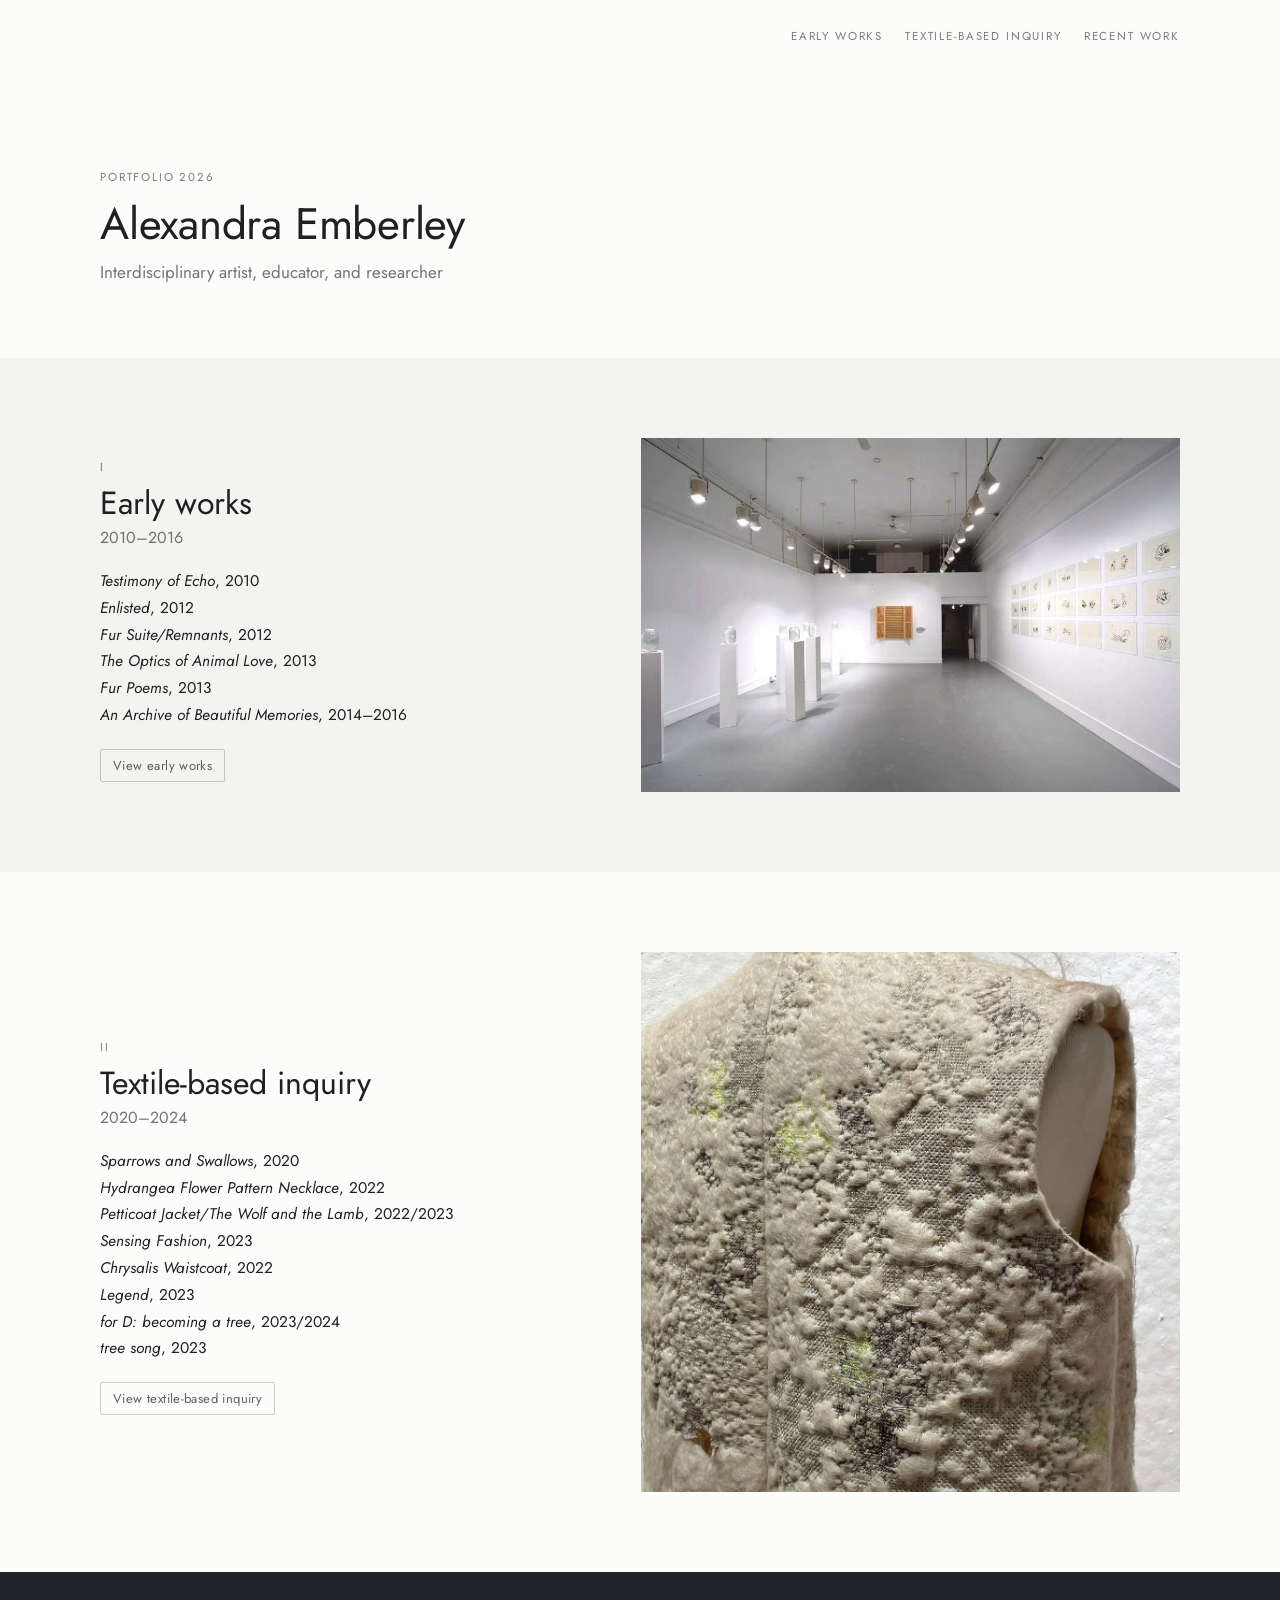
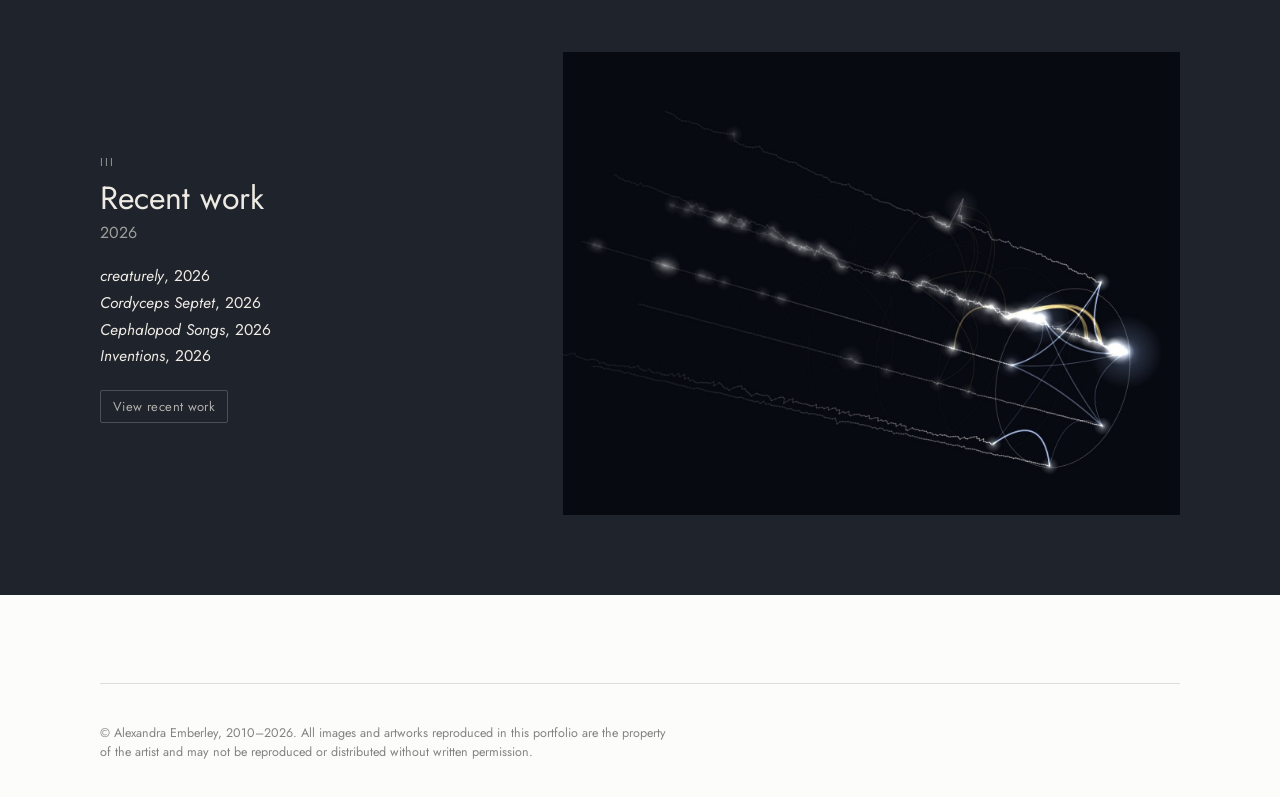
<file: index.html>
<!DOCTYPE html>
<html lang="en">
<head>
<meta charset="utf-8">
<meta name="viewport" content="width=device-width, initial-scale=1, viewport-fit=cover">
<title>Alexandra Emberley · Portfolio 2026</title>
<link rel="preconnect" href="https://fonts.googleapis.com">
<link rel="preconnect" href="https://fonts.gstatic.com" crossorigin>
<link rel="stylesheet" href="https://fonts.googleapis.com/css2?family=Jost:ital,wght@0,400;0,500;1,400&display=swap">
<link rel="stylesheet" href="css/portfolio.css?v=york3">
</head>
<body>
<header class="band masthead" style="--ground:#fcfcfa">
  <div class="inner">
    <nav aria-label="Portfolio sections">
      <ul class="sections">
        <li><a href="early-works.html">Early works</a></li>
        <li><a href="textile-based-inquiry.html">Textile-based inquiry</a></li>
        <li><a href="recent-work.html">Recent work</a></li>
      </ul>
    </nav>
  </div>
</header>

<main>
  <section class="band opener" style="--ground:#fcfcfa" aria-labelledby="portfolio-title">
    <div class="inner">
      <span class="label">Portfolio 2026</span>
      <h1 id="portfolio-title">Alexandra Emberley</h1>
      <p class="dates">Interdisciplinary artist, educator, and researcher</p>
    </div>
  </section>

  <section class="band contents" style="--ground:#f3f3f0" aria-labelledby="s-I">
    <div class="inner">
      <div>
        <span class="label">I</span>
        <h2 id="s-I"><a href="early-works.html">Early works</a></h2>
        <p class="dates">2010–2016</p>
        <ul>
          <li><i>Testimony of Echo</i>, 2010</li>
          <li><i>Enlisted</i>, 2012</li>
          <li><i>Fur Suite/Remnants</i>, 2012</li>
          <li><i>The Optics of Animal Love</i>, 2013</li>
          <li><i>Fur Poems</i>, 2013</li>
          <li><i>An Archive of Beautiful Memories</i>, 2014–2016</li>
        </ul>
        <a class="btn" href="early-works.html">View early works</a>
      </div>
      <a href="early-works.html" tabindex="-1" aria-hidden="true"><img src="images/early/testimony-of-echo-installation.jpg" width="927" height="608" alt=""></a>
    </div>
  </section>

  <section class="band contents" style="--ground:#fcfcfa" aria-labelledby="s-II">
    <div class="inner">
      <div>
        <span class="label">II</span>
        <h2 id="s-II"><a href="textile-based-inquiry.html">Textile-based inquiry</a></h2>
        <p class="dates">2020–2024</p>
        <ul>
          <li><i>Sparrows and Swallows</i>, 2020</li>
          <li><i>Hydrangea Flower Pattern Necklace</i>, 2022</li>
          <li><i>Petticoat Jacket/The Wolf and the Lamb</i>, 2022/2023</li>
          <li><i>Sensing Fashion</i>, 2023</li>
          <li><i>Chrysalis Waistcoat</i>, 2022</li>
          <li><i>Legend</i>, 2023</li>
          <li><i>for D: becoming a tree</i>, 2023/2024</li>
          <li><i>tree song</i>, 2023</li>
        </ul>
        <a class="btn" href="textile-based-inquiry.html">View textile-based inquiry</a>
      </div>
      <a href="textile-based-inquiry.html" tabindex="-1" aria-hidden="true"><img src="images/textile/chrysalis-waistcoat.jpg" width="1153" height="1536" alt=""></a>
    </div>
  </section>

  <section class="band contents wide" style="--ground:#1f232b;--ink:#eeebe4;--gilt:#d9b25a" aria-labelledby="s-III">
    <div class="inner">
      <div>
        <span class="label">III</span>
        <h2 id="s-III"><a href="recent-work.html">Recent work</a></h2>
        <p class="dates">2026</p>
        <ul>
          <li><i>creaturely</i>, 2026</li>
          <li><i>Cordyceps Septet</i>, 2026</li>
          <li><i>Cephalopod Songs</i>, 2026</li>
          <li><i>Inventions</i>, 2026</li>
        </ul>
        <a class="btn" href="recent-work.html">View recent work</a>
      </div>
      <a href="recent-work.html" tabindex="-1" aria-hidden="true"><img src="images/recent/cordyceps-septet-band.jpg" width="1560" height="1170" alt=""></a>
    </div>
  </section>
</main>

<footer class="band close" style="--ground:#fcfcfa">
  <div class="inner">
    <p class="rights">© Alexandra Emberley, 2010–2026. All images and artworks reproduced in this portfolio are the property of the artist and may not be reproduced or distributed without written permission.</p>
  </div>
</footer>
<!-- Statcounter -->
<script>var sc_project=13358656; var sc_invisible=1; var sc_security="503b06b8";</script>
<script src="https://www.statcounter.com/counter/counter.js" async></script>
<noscript><div class="statcounter"><a title="Web Analytics Made Easy - Statcounter" href="https://statcounter.com/" target="_blank"><img class="statcounter" src="https://c.statcounter.com/13358656/0/503b06b8/1/" alt="Web Analytics Made Easy - Statcounter" referrerPolicy="no-referrer-when-downgrade"></a></div></noscript>
</body>
</html>
</file>
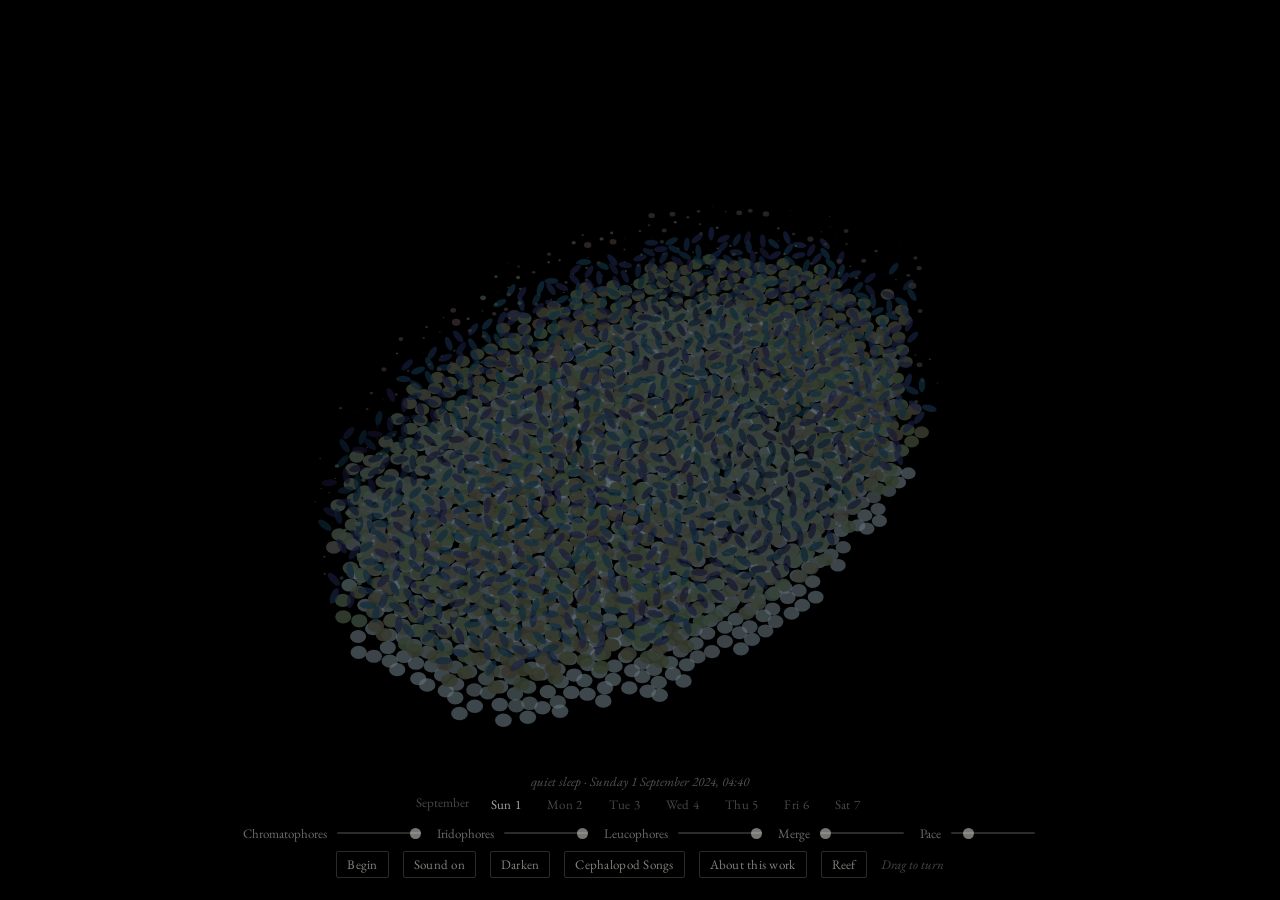
<file: cephalopod-song-arctic.html>
<!DOCTYPE html>
<html lang="en">
<head>
<meta charset="utf-8">
<meta name="viewport" content="width=device-width, initial-scale=1, viewport-fit=cover">
<title>Cephalopod Songs: Arctic</title>
<link rel="preconnect" href="https://fonts.googleapis.com">
<link href="https://fonts.googleapis.com/css2?family=EB+Garamond:ital,wght@0,400;0,500;1,400&display=swap" rel="stylesheet">
<style>
  :root { --light: #eeebe4; --gilt: #d9b25a; }
  html, body { height: 100%; margin: 0; background: #000; color: var(--light); font-family: "EB Garamond", Garamond, Georgia, serif; overflow: hidden; }
  canvas#stage { position: fixed; inset: 0; width: 100%; height: 100%; display: block; touch-action: none; cursor: grab; }
  canvas#stage:active { cursor: grabbing; }
  #work.dark canvas#stage { cursor: none; }
  .beneath { position: fixed; left: 0; right: 0; bottom: 0; padding: 14px 18px calc(22px + env(safe-area-inset-bottom, 0px)); text-align: center; transition: opacity 1.4s ease; }
  #work.dark .beneath { opacity: 0; pointer-events: none; }
  .row { display: flex; flex-wrap: wrap; justify-content: center; align-items: center; gap: 8px 14px; margin-top: 8px; }
  button { font: inherit; font-size: 13px; letter-spacing: .02em; color: rgba(238,235,228,.55); background: transparent; border: 1px solid rgba(238,235,228,.18); padding: 4px 10px; border-radius: 2px; cursor: pointer; transition: color .3s, border-color .3s; }
  button:hover { color: rgba(238,235,228,.9); border-color: rgba(238,235,228,.45); }
  .link { font: inherit; font-size: 13px; letter-spacing: .02em; color: rgba(238,235,228,.55); background: transparent; border: 1px solid rgba(238,235,228,.18); padding: 4px 10px; border-radius: 2px; text-decoration: none; display: inline-block; transition: color .3s, border-color .3s; }
  .link:hover { color: rgba(238,235,228,.9); border-color: rgba(238,235,228,.45); }
  button:focus-visible, input:focus-visible, a:focus-visible { outline: 2px solid rgba(238,235,228,.5); outline-offset: 3px; }
  label { display: inline-flex; align-items: center; gap: 8px; color: rgba(238,235,228,.45); font-size: 13px; }
  input[type=range] { width: 84px; -webkit-appearance: none; appearance: none; background: transparent; height: 16px; }
  input[type=range]::-webkit-slider-runnable-track { height: 2px; background: rgba(238,235,228,.18); border-radius: 1px; }
  input[type=range]::-moz-range-track { height: 2px; background: rgba(238,235,228,.18); border-radius: 1px; }
  input[type=range]::-webkit-slider-thumb { -webkit-appearance: none; appearance: none; width: 11px; height: 11px; border-radius: 50%; background: rgba(238,235,228,.5); border: none; margin-top: -4.5px; }
  input[type=range]::-moz-range-thumb { width: 11px; height: 11px; border-radius: 50%; background: rgba(238,235,228,.5); border: none; }
  .hint { color: rgba(238,235,228,.3); font-size: 13px; font-style: italic; }
  .state { font-size: 13px; font-style: italic; color: rgba(238,235,228,.35); margin: 0 0 4px; min-height: 1.2em; }
  .months { display: flex; justify-content: center; gap: 4px 18px; margin: 0 0 6px; }
  .months { font-size: 13px; color: rgba(238,235,228,.3); }
  .months button { border: none; padding: 2px 4px; color: rgba(238,235,228,.3); }
  .months button:hover { color: rgba(238,235,228,.7); }
  .months button[aria-current="true"] { color: rgba(238,235,228,.7); }
  .colophon { font-size: 12px; color: rgba(238,235,228,.22); margin: 10px auto 0; max-width: 78em; line-height: 1.4; }
  .colophon a { color: inherit; text-decoration: underline dotted; }
  body.about-open #work { visibility: hidden; }
  @media (max-width: 640px) { input[type=range] { width: 64px; } }
</style>
<!-- Statcounter -->
<script>var sc_project=13358656; var sc_invisible=1; var sc_security="503b06b8";</script>
<script src="https://www.statcounter.com/counter/counter.js" async></script>
<noscript><div class="statcounter"><a title="Web Analytics Made Easy - Statcounter" href="https://statcounter.com/" target="_blank"><img class="statcounter" src="https://c.statcounter.com/13358656/0/503b06b8/1/" alt="Web Analytics Made Easy - Statcounter" referrerPolicy="no-referrer-when-downgrade"></a></div></noscript>
</head>
<body>
<main id="work">
<canvas id="stage" aria-label="A slab of cephalopod skin seen in section and slowly turning: a top layer of coloured sacs opening and closing, a layer of shimmering plates beneath, and a white layer at the base"></canvas>
<div class="beneath" id="beneath">
  <p class="state" id="state"></p>
  <div class="months" id="months" aria-label="Enter the record at midnight on a day of the week">
    <span>September</span><button type="button" data-h="0">Sun 1</button><button type="button" data-h="1440">Mon 2</button><button type="button" data-h="2880">Tue 3</button><button type="button" data-h="4320">Wed 4</button><button type="button" data-h="5760">Thu 5</button><button type="button" data-h="7200">Fri 6</button><button type="button" data-h="8640">Sat 7</button>
  </div>
  <div class="row">
    <label for="chrom">Chromatophores <input id="chrom" type="range" min="0" max="1" step="0.01" value="1"></label>
    <label for="irid">Iridophores <input id="irid" type="range" min="0" max="1" step="0.01" value="1"></label>
    <label for="leuc">Leucophores <input id="leuc" type="range" min="0" max="1" step="0.01" value="1"></label>
    <label for="merge">Merge <input id="merge" type="range" min="0" max="1" step="0.01" value="0"></label>
    <label for="pace">Pace <input id="pace" type="range" min="0.1" max="1" step="0.05" value="0.25"></label>
  </div>
  <div class="row">
    <button id="run" type="button" aria-pressed="false">Begin</button>
    <button id="sound" type="button" aria-pressed="false">Sound on</button>
    <button id="darken" type="button" title="Click or tap the field, or press Escape, to bring the controls back">Darken</button>
    <a class="link" href="cephalopod-song.html">Cephalopod Songs</a>
    <a class="link" href="cephalopod-song.html#about">About this work</a>
    <a class="link" href="cephalopod-song-reef.html">Reef</a>
    <span class="hint">Drag to turn</span>
  </div>
</div>
</main>
<script>
(() => {
  // ---------- light as seven bands, red to violet ----------
  const NB = 7, LAM = [650, 610, 580, 550, 500, 470, 430];
  const BAND_RGB = [[1,0,0],[1,.45,0],[1,.92,0],[.1,1,.15],[0,.9,.9],[.05,.3,1],[.55,.1,1]];
  const PIG = {
    yellow: { T: [.8,.86,.88,.78,.55,.4,.35],   R: [.18,.3,.5,.5,.2,.1,.08] },       // a yellow leaning to green; translucent, so over a plate it makes a fern green
    red:    { T: [.9,.68,.4,.22,.22,.3,.28],   R: [.88,.5,.18,.06,.05,.09,.08] },     // a red with orange in it; over white it makes coral, over a plate a warm purple
    madder: { T: [.8,.5,.3,.2,.22,.4,.36],     R: [.72,.3,.12,.06,.06,.2,.17] },      // a dark crimson with brown in it; over a plate an aubergine
  };
  // ---------- the sky: Ocean Networks Canada, Cambridge Bay, PAR at 8 to 9 m, one-minute means, 1 September 00:00 to 8 September 00:00 2024 (local, UTC-6).
  // One byte a minute: v = 10 ** ((byte - 1) / 254 * 5 - 2) micromol photons per square metre per second; four missing minutes hold the last value. ----------
  const SKY_B64 = "[base64]/vLq6u7u6uby9u7u8vL6+wsC+u7u7u7q5ubq6u7u7vLu6vLu8vr7Bu8K+uru5t7a0tbe5uru7urm5ubq7u7q6ubi5ubm5ubm5urq7u7y9vr+/v7++vr/AwcLCwsLCwsPDxMTEw8PDw8XGyMTDxMO+vr/Bw8bHzMzNyMHCwMDDwsC/v7/AwL69vLu7vLq6ury6ur/FzMzLzMzMzMzMzMzMzc3Nzc3Nzc3Nzc3Mzc3Nzc3NzczLzc7Nz9DQ0NDQ0NDQ0NHR0tLT1NPJxszT09PT09PT1NTT0c/P0tLV1tXV1NXW1tbW1tfX19fX19jY2NjY2NnZ18/[base64]/Pz8/Pz87Ozs7Ozc3Nzc3Nzc3Nzc3MzMzMzMzLy8vLysrKysnJycnIyMjIyMfHx8fHxsbGxsXFxcXExMTDw8PCwsLCwcHBwMDAwL+/v76+vr69vb28vLy7u7u6urm5ubi4uLe3tra2tbW1tLS0s7OysrKxsbCwr6+vrq6traysq6uqqqmpqKinp6ampaWkpKOjoqKhoaCgn5+enp2cnJubmpqZmJiXlpaVlJSTk5KRkJCPjo6NjIuKiomIh4aFhIOCgYB/[base64]/vby7u73AwsTExMPCxMLEwr69vby8vLy8vLy8vb6+vr+/v8DAwMDAwMDAwMDAv7+/[base64]/g3M7Nz9Tf4+Pj3djNy8nIx8bG0N7Z4Nzi4tPP0dHRz87NzcvKyMjXz9zi5OXh1tDQzMrKycnKzM3Nzdvj1c7Oz9DPzczJx8ja2NDN3MzK0uDf1ODazt7a0tfa4eHe29fb4ODh4ODh4+Tk4+Pj4+Pj4+Li3tXU1M/KzM3S39vT0t/i4d7c2s7Y4ODZ0uDi4uHj3trj4OLVztDS0dHV4eDWy8rLzMvKysvLzNfZ2dfd2s/X0szMztLTzc3N0MvKy8nHxMPFyMvKycnPz9DR1dHLyMjJxcTFxsrN2NnZ2dnY09DPzdnf2tnc3t3e3d3d3NjLxcXHy8zWz9DRz9LJxsXFxMPDxMTEw8HAv76+v8LFyMnKysrT08/R0NTMysnJxsTBwL69vLu8v8zQxMLCwL+/v7/AxcrOzs/[base64]/[base64]/v8DAwMC/vr/BwL26ubm6vL/AwcDAwMDAv7+/wMLDxMTExsjIyMjIx8bFxcbHycnHxsXEw8PDxcbGxsXGx8fIyMnKy8vKycnKy8vLy8vLy8vLysnJycnKy8vMzc3Nzc3My8rIx8jIyMjHx8fGxsbGxsXExMXGx8fHxcTCwL28vL7BwsPEx8nMzs7My8rJysrMzM3Ozc3Q0NHP1NTV19zc39/a2NnW09PT1NPR0MzKy8zNy8zNzc3N0M3Ly83Q1dLNysvMz9LT09PX1dDKx8fHx8fIyszMysnMz9DV2t/f09DPzczKxsTDwsPExsfHx8jL0NTW297g4eDeysG+wMPGyc3P0tPS2Nzb3uHg4OHi3dbLx8fJy83U2tDc3t7e2tLOysnKys3T2dnY09HJx8jIyM7OztfXzszLysnKzMzMzNDU0tjY2NDIycnLysnKzM3Qzs3LysjHx8rRz9PW2tvb29jb29vb2trX1tLGwcC/v76+vr/Aw8fL1NLQzdTV0MzIxsbQ3tHOzMvLy8rJycnKy8zMzMzNzc3N0t7d397g4NvPzcjEwcDCxsXEx9fP19fT287Kx8bEw8LBwcHCw8TExMXFxcPBwMHDxsfIycrKycjHx8bFxMTDwsC/[base64]/[base64]/AwcDAwL+/v7/AwMDBwcHBwcHBwcHBwcLCwsHBwcHBwcHBwcLCwsLDw8TExMTExMTExMTExMTExMPExMTFxcXFxcXFxcbGxsbFxcbHx8fIyMjIyMnKy8zMzMvLysrJx8bExMTExMTExMTFxcXGxsbGxsfHx8fIyc7P0NHR0NDRz83Ozs7Q0dHPz87Ny8rJyMfHzc3Pzs/Pzs3N0NDP0c/Nzc3O0NPU1tTSz83Mzc3Nzc3Oz9DQz8/Qz8/Pzs7Ozc3Nzc3Nzc/Q0dTV2NnV1NPU1dXY1tfW1dXR0M/Pzs7Ozc3NzcvKyMXDwsLCwsPExMXGx8fIycvNzczLzdLGxMfHzsza3+DW2d3Y0dLT2t3W09XS0dLS09PT09PT09TU1tfV1dTU0tLS0dDPzs3My8rJyMjIx8fHxsbGxsfHx8fHxsfHycvNzc/V4N7k29bV1NLQz83Nzc3Nzc3Nzc3Nzc3NztLNzczLysnIx8jIycrKy8zNzc/Q0dHR0dPT0dLT1NbY1tPS0c/Nzc3LysrJycnJycjIyMfHx8fHyMnMzc/S2NjZ2OHa08/Ozc3Ny8rKycnJycjIyMjHx8fGxsXFxcTExMTExMTExMTExMPDwsLBwcHAwMDAwMDAwMHBwcHBwcHCw8TGx8jIyMnJysrJycvNzMzMy8rKyMfHxsbFxcXFxsfIycrKy83NzMrKycjIx8bGxcXGxcXFxcTExMPDw8PCwcHAv7+/v7+/[base64]/[base64]/[base64]/AwsTGyMnJycjJycnJycfGxcTExMTExMTExMTFxcTEw8PCwsPDwsLDxMXFxsbGxsbHyMnKysrLzMzKycjGw7+8uri4t7e3t7e4ur3AwsXGx8jIx8bFxMPExsnMzczLy8zLycbDwsHCw8PCwcG/vr6+wMLExsbGx8bFxMPCwcLCwsPFyMnKycjGxsbGxcTCwL6+vr6+vr+/wMC/vry8vLy8vb6/wMDBwsLDw8TExcbGx8fIyMnKy8vLy8rJyMfGxcPBv768u7q6u7y9vr7AwsTFxsbGx8fHx8bGxsXExMPDxMXGx8fHx8bGxsXFxsfIycnJysrKy87Q0NDR0tLT1NbW19bU19fX1tHPz87Oz8/NzczMzMzNzc/Qz8/P0NHQ0dHU09PS0NHPzs7Oz8/Pzs7Nzc3Nzc7Ozs7Oz87Ozs/Q0dfc29PU1dXV0c/S0dDQ0dHS2Nna1dbb3tvT0tLS0tLR1tze2N3b2trW09bb29TW2t7f39fY3tza1dHV09DQ0NHT1dDNzMvJx8bFxcjPz9HU18/[base64]/[base64]/[base64]/[base64]/QUNFR0lKTE1PUFFSU1RVVlZXWFlaXFxdXl9gYWNkZWZnaWprbGxsbGxsbG1tbm5vcHFycnNzc3R0dXV2dnd3eHl5enp6e3t7fHx9fX5/[base64]/v769vLu8u7u6u7y8u7u6urq4t7W2tra2trW0s7OzsrKysrGysrKztLW1tbW2tra2tra3t7i4ubm7u7u8vL29urm5ubq7u7y8vb29vLu7u7y8vL28u72+vLu7vb29vLu5uLm8vLy7u7zAwsLAvr6/wb+8u7q7vr+/vb6+vb29vb7AwcHBwMC/[base64]";
  const SKY = Uint8Array.from(atob(SKY_B64), ch => ch.charCodeAt(0)), SKY_N = SKY.length, SKY_T0 = Date.UTC(2024, 8, 1);
  const skyAt = m => { const i = Math.floor(m) % SKY_N, j = (i + 1) % SKY_N, f = m - Math.floor(m); const dec = b => 10 ** ((b - 1) / 254 * 5 - 2);
    const v = Math.exp(Math.log(dec(SKY[i])) * (1 - f) + Math.log(dec(SKY[j])) * f);          // interpolate on the log scale, as the eye does
    return { v, lum: Math.max(0, Math.min(1, (Math.log10(v) + 2) / 4.5)) }; };                 // 0.01 is deep night, 300 the brightest noon
  // ---------- the model: a small transformer, trained on this radiometer's July and August, asked for the next reading ----------
  // The same architecture as the Cordyceps Septet model, ported from numpy; weights embedded below. It runs here, in the page.
  const MODEL = (() => {
    const meta = {"order": ["Win", "bin", "pos", "Wout", "bout", "Wq0", "Wk0", "Wv0", "Wo0", "g10", "b10", "W10", "c10", "W20", "c20", "g20", "b20", "Wq1", "Wk1", "Wv1", "Wo1", "g11", "b11", "W11", "c11", "W21", "c21", "g21", "b21"], "shapes": {"Win": [3, 24], "bin": [24], "pos": [36, 24], "Wout": [24, 1], "bout": [1], "Wq0": [24, 24], "Wk0": [24, 24], "Wv0": [24, 24], "Wo0": [24, 24], "g10": [24], "b10": [24], "W10": [24, 48], "c10": [48], "W20": [48, 24], "c20": [24], "g20": [24], "b20": [24], "Wq1": [24, 24], "Wk1": [24, 24], "Wv1": [24, 24], "Wo1": [24, 24], "g11": [24], "b11": [24], "W11": [24, 48], "c11": [48], "W21": [48, 24], "c21": [24], "g21": [24], "b21": [24]}, "K": 36, "D": 24, "H": 2, "FF": 48, "L": 2, "b64": "[base64]/[base64]/nj1JAwI9U6EgvtEfYbybLqM9to0HPfarbj1VBQm9i8eYvDfttjyYdag83qy1PJRBYruMIIi9/eMtPfY5pDycGdA9iPioPbQ/[base64]/Zjj0KqAk9siE0PncvML47G2G9YJWwPV+yXT6slfS7U4aFPKYztbyj4cY9pDv7vBYbhj1zaw+97RfHvei1cDxUQ/E8LZnyPaMirLvd2Si9FxVLPRwRrLomgQE7ijiCvN6Zqz3yPv08YCAZPqadvz0vQYM9hScOvmVWYj2Zjkc9bUiVPTcVoz1ZDDi9OxWKPeFCHL1R1Bs+UD3RvR/OHL44XBW+a5l3vXnusb3ZxDA+0XDdvDBwAL7hFA4+44NyvSoc571O9qI9AdhAPdnKE71WBAA+xzilOtpxCj4it1Y9FbsRPp9hqDuIvfC9eHBNPsH3FL2msdC8vRtMvSK+37z/1FU83pvdPIGoaz3teic+axwdvI7T5L04bsG9wnyGvWV0Gr45r5o9KNhPvcuyZr15wAg8pqfgvSale72XNZM9mkqPPZb/[base64]/TdD0R8Mc7/WNcvUswp73oyAu9M6mZvZspGz2gxqm9J/t9Pa6mmj3fE4a9AHbgPcVhmrycugk+OZBEPRnbrD0MbMK94GWgvKR+4z1SaIe9JmQyvuzGPr6tK1G+N1YqvuDs7rwJMgo+a/bivH0p3Tx0vuW8M6wCvFOHXryayym8wCxLPWtw/73BUIw9orS3PTM8prtSMbk9Gh1dvZGiaL1UqoA9r5jgvO8OR71ZFKS9mOpSvdiuhD3HHCC+3z8IPSdokrxNjqQ9DQxGPYsba74xNhI9ZMCRPG0B5zt/STq9wL+lPUI4WL12QBU+N1h3PX2rPj5aU0W9JZwSvky7Jj0hp8c995AUvC9bFL65rnu9sKBAPUjmqbxTrLc66M8xvKMfi70pe/[base64]/sdY950OdPddoGD5/OsE8MDMfvtzbyL38wfE90BuovDC8oToQ7K69ngDGPSH6sbxKTwA+Xw8lvSJBqD0Jfu095MmSvYaKoD0eHL69UYOfvcdXPD19izm9KLFMva11j7z0C5K9sFzjPS2yND3OyqW8t8OjvEtccz1G/yY+WQeqPX1Xhb3SQlw9Awu6O/7/cbyrxz8+GQ8SveWcW712pTK+6J0JvuTqlDwX14a9K8khPa/p3L238mu9wNt5PRmE/z1Th5c9xXPmPUAWEz7W/Zs9TBGyvSuXhLuAYpU9saPBvG5nWzxI7Bu+dO1hvd14Wz1MdF2+KwC2vQEdjLxoHRe+kGY7vAIfvb2C+yG9IsDuvPl9lTrMV0u9MZKmPIljXL0/[base64]/[base64]/vID9uT1ul6W9JniiO/zrPL4MMv+7YQEDPabWiD3V+Y+94jzrPF/Mwjzes0o84BIjPDo+KT1C6Sg9hVm9vUsjzL2c4Wg+88UoPvrTK75TGrg8132LPeOnhj3aCHK73QGcvTyW57wjVRU9IPIDvMe5oL2IHuy8cUy5PRiwxT0sLNK9XHkdvb3wgr0k6wI+WS0svIu9BT5crma99mVAvOPf+L2mXgg+/VOZvKxtKb74rXW9fFYevncpnTsj7ty8jlbDPDsZzT1TlCw8tc4PPeVcPDsgPtW8IRkrvjtckj1QkdC8a5e/O/[base64]/L1UI/Q6D4K5O7ZoS70jGL29FnUrPtUQTDwTQQY+0oA+vfh39L3kmoQ7yS5nvRhtRj6/2yc8TKS0PdgB3bw48YS8AJuKOxY5TjxNf8I9+PHUvK0tPb3mx5K9+ERcvKz9EjgYbDk9Qs37u+IYkr0veZA8Yz2iPZVCjLz5KYU8PKv8vPuSwT0ayE87Hti4uw9ttztYS3U9nN8BPmXtRz3qFWI90eH5vSm0YT1kp0I+gbR3vSoeor2A/xm8GJSdPVu8ST2kdsK8ds/AOyokIj2qMjU9vzlbPqV+kz1EypA742xDPQ6GM725TLi9J2F0u7JbAz30qgO+e8AfvYX22LxSxBE9EUivvO5wKT3CGXg8/M2nPaOlEb6XGQU+8xDWPcJ5ozvG4pU9gol4PXABl70u166854CuPRiMYzxdLpw9ucxHOyrvm7zbm2O9gyVLvdJLUr1tvwQ+1B6nPCYSq731aTA95h02vOkDer49rGo9/icIvl0OPT0Tu6C9Wn/9vUGlLz3iA7S9W+/NvFCiwryi4QE9CCW5PQikL7zQHMm9ax8ePrZcf72pQh4+w+yGvYscfj2vCKc9GlmhvfshGz0op5s9BMKTPWGBybwBnjk98IwPvVgtsb1GKsA9C/Ztveybqz0rNaQ9uTuDvY8ukLxlUNW8xPtdvZUlWD18fQS94dsBPkOvQD0uh0y9WMicvPBolbwfZ9m9kJGHPZbSqD1wHJM9o/kSvXlvvz2udNm8b5SgPcstFz6BS5A8l+wAvmXYgLw+uGU9u7TZPUQ9u70Cy4K8bv1zOztKPD1R31o9knGavbwY7LzTVbo9qK8FPWs2Jz0e0sE9V8lBPL/fgzzxZ8g9rEglvf6fQb5L1Uu9PjM7vIe5fL2UgKO93z1dPWBZSz3Dd4S9j1Z/vKdCA7x3p4W+jDA7PkxsOD5G0q++zqGuPb+wH71jcQe+4W9bPS8ZJb46zK89ade5OggWpTpbif29ck6vPJeymz0XLPW9FyUHvV2Rlzw6ARM7sO4ZPSD3Czy4qAs+UHJVO6Mdgr7NApo9dWD/Olv65L0TfdU9kz+Svp9I6D1Py3A9kHbjvawslztBCg6+c+gOPU1XXz3+0Ng9ANBlPdxOm71VSgi+dJZpPaIACT7dGhG8mNY1PeD3Fr7X3cG9Os/XvYosIr0/hYQ8a5R5vdWIq73QybE9bNK2PVYKKz04sF8+a069vXrkxD22xkQ8cmb8O8fKlz1YOsi9ECITPiMLyj3IER0+KAV5vCGinDxZxvc8hOROvrkyr7yiitw9w9khPEQcR7438AW9RY7xvIQPMr35Tng+xuxMvoa75rw6+II95Bkvvjtl/DwfiYO6gaT2PX6wRD2Ukfc9oBs6Pbf8pLnHJNE8GhMUO7B+FL3bee+8u48/vVWGpj1VEeG8usE0vpH+bjxHhNW92fNGvsdLmj2crKw9RINwPkk5mz2kC3C9T89ePRHxxz1DQAK+F2a/PcDwbjwnHjc90LVCPV4HXT1cveY9d8YJvBpxZzyFNZ88NT21vBDkf75D8j4+EPnOPO6Ajzybizo9YmOevYgr9b0jJl498kU2vZCTFD74H2A9CCppvZwGaD4Jkf+9Hf7svfuhbz26ZGe9kRoZvlXvgL0u4/28p2SEPUwGnr0Epnc9E9aBPe2u/j1RdVa914nnO4BjGr6op7m70lhZu6atXj61E9u9AUEVPlnOiL63Oz09lHvNPI7qhr2yl7g8DCPQupr4zjxgYAe7vjkYvsTi37yL6Bs+pfMJPT8j9TytIyO9bn4wPDpCbbq0WAy9OA2wPYzEsr1fZYG8KTkGPbs3AL2+hLq9NTzoPDtYcb125lu9+Vk/vQGxCb2JzOS8a3huvVnqqz0dcPM9CuEXvQNPJT3SPqq8fR7gvOS/kj0Gy9g7g+ZBvWrrSL3n2ma9BEE5vJ6wlj0dyWW9D8HJvVnanb30LQi++j/RPQjyA7sEc0c+AswEvgVV+D00s3O9jjkTvAKNlr18kpq9Ar/cvddsxLzzuh2+mLWVPO/Gorp4xlo9aiOYPGtS8rgQZM87n8oBPU5/k7sT2yO9uhGPvVx4Bz718488EbTBvbGPJD7jPuW8Fm9tvKlzJL7SQ0w8ypz8vZ2DoLzvIhc9Dis5PLLeXLwoDh07uuVqPc/4IT7d4zG9nPJ9PdidRD6HBJE9pm+Ovd4vlrw0q9684PuGvc+/0LxsRQU8cfjNvJ46Ij3d1Nw8xAhEvdVBjz1Xag49IuwsPWlpdz1w6DM9LYuSu7iyCj5hzY28OSSBPo+q8D1ZPuo9QECpPQNNG76G5TA+j5/qPPKh4r3sMZk8bBGPvENKe77Xj849AzkCvlLJ/z22O+48zVQWPjN/Gj4MLx2+IS8APqCnibymdWa93AOavXaWCz0Gn8E9Gv9ovC/9kb2GusC9TVDqPaiLAT7mwh69ZKs6PVJsdbw3asC79801PVDo4zvDpTI95nQ5vXv8pj1YN3y8WMh+PD73wDzY2bG9QzQpveRgM70MJ6s84+XOvSsE470F0ME9xMD8PRuDsT2bSRs+liELPfeRQ73Jagk9/mG4vdkE/[base64]/[base64]/[base64]/1hveO63z1SNQs9tzSaPcfGpbxW31o98cUuvW1tkjxW4Au+nM0lvZx9Cr4cqky7GCitO3ItHL1ua5A9p8AhPQlTej3CFN29BF2dPf8uBj6jHOe9q65Wu/JmGz3GkoK+JPBdvpsyUL7IW+w82pmSPJzlN7yBHkk8U80UPnyTaz0i7k09EXiqvTmCbj0TJbe9ZiqHvZs50zzg8qm9/LNcOx9KtTsj/yG7uiMCvqqp+73l58G8kA9UPWwufrxqf4y7NXqUvMXfCj7Qcus9YJ0sPWLCIL14pO49MMpHvfBcy7y0eoE9qvANPI9i7r0jN2Y9cBP8PFb4/b1xnDq+VEOcPA4PNj2DkNA9vRgAvrnI9b2Dlt89pocFvkit8DyvX709Hq/MPTng5r2Sj6W8pQxKPoaGO72GeMk7CQdoPVrvEb72F1s9iCWbPNr2Hb5svgC+kcinvV8S6T0/nTm+uaUoviUIl705yZy934nEPS7YED0zexG8ZObdPRoajb1vi1e9cwpJvURR+jyxqRY+q4vIPHDGFL0/WD+9RhG8vcAUmD04wIe9yP6jvOJKzb2THBC+9v9Hvn9Xyr2g7UE9/gEGvB7pjb0I5AS+WkoYveCPh71xTDw8q1QHPkmS8jwscyO+lIKrPTX6Eb6hueQ8OQG4vWebFz2lDYc+f7VIvcW+Fr04JlA9aSuCvAThNb0Cn3+94M1uPbcQdj2XaEO9yZGwvTyRaT4VlGK+Gp/oPYnHWT55t2i+mWQEPmiXCb79Pki+/H4aviU0H71NM5g8jRj7PTyUN70iybs9SnrVPWHCQD2424i9S4ioOxfEwT1FjeE9sn/7vHKSSb4PwOI97ZtiPsErjz13vek9w+uTvAVN0b3EBqu8OCMkvgd8Qj6/gZW7+q43PjDAXLzPlQ2+6yUcPTd3T719jXW9SwEXPhBWIj4+PeW9+UMhux3hoL3GYaw97WAQPhlUsr1UCTQ+5RR4vW1giD7NHAC+fAVEvWT04z39vie+j3IoPrnE/L0XGDQ91Yq9vT4YxjwZXw89Rl0EPTdW5zw7d5e9rmHmPfGEQj2cAmO+anNCPkUOcz3++Bw+L+8IvdJadL4y0L881495vbbFTzxnOgC5USX0OsmiRr6/F089IJdWvRDOrD2xE9e9Fbr2vIM2Qz5BUem90+LDPVIbyj3HVZG7kzLAPRt/gj1ZPfE9dWFPvWPmibynKCw9E0Z2vYV67jx/wK+9qkNmvr96iTx5CM49acONvE7kfjzD+yO9e8tmvRmU67vfm9g9KbU9Pn01hj3igKa9VwT2vcWNnD3R1Ic8vxa4vYxHoL05zIO9cneCPQYMW7skoOm9f93PPX/Sfz0Rkje9aIYePZwo3r3LS/E9iTERvgrFEr5Up6C9N0yovbgzzbxfq6o8COw6ux296T2QkF+8BqSkPEuQAD51ITu97drxvWHCij1WLyE+A6VUO0J9sz2WEkO9FZbFPPRz3D0W0ke9wCF0vS8PKz4kn3u8hZRBPfz54T3/9fg61J0CPvRBw71qY6k9SQJMPvYHLz6px9Q9imAsPsdT6r3L4hI+eEEgvASwH776CJC8WAakPaeVfr3DgAY+OhvbPbwAqb3x4Yg9/PFKPMsyk73cIP4851tQvU16V75O3HA9xjMxPDaKIT6YYD8+5df7vFwZMz315um97mywPamGzL2g0+S9lThfvQrjJj1IVvg8oMUlPO0iTLwFXJg8d9WRvZdvp70c/+09f5otPQob9j36AIi9EtqFPfPfBT6aeaa8GvATPcceJDldVWU9ptkyPcsKBz5WLT896Ym5PTh5R7zlmYe9HRs/PEGzVr2b/xi+YMGkvfZTKbwum6a9JF8kPp+rOD5/Nee9wVM5PWM9Ij2JXBk51QMkPoHaRD3W3jM8RZkxvp8IL72LzR48FEdlvVHIHb1UC7S92TeivGLCXL2naR++gdK4OWivyr1ScAC+rYfOPQdfmDsQXj29QPdQPW+eDD1dZiK9vZI5vvmsab3sScS6Q3nqPYs5gT1MCdq8f9tMveNlOr1mk7y9/[base64]/fXT0h7As+Gw0AvV9sqT0cP269/KIpvWcsHT27dKC9aOHYvbt1nj37eEq+86j/PF7wKr1nua68nUL5veEP9b2KZpm9sMHEvRPzg733BNm7fmiKvZWYAr7O0Ng8HhqWveaiyr1ys1K9YiQePWVZPz65Tv89XVPkvWz0cb0b/iq9f+0GPW+l2L0rHW4+G3hCPdBXjT0f59O8EYJtvYUK/b3TU+s9xc8cvffJtztB3Fu9VWabPcaNib2H1gO+1vNxvOfrYDvWudM81btjvRCnsD1MBgE+g1HGPKKUXD1fPjm+P7fGvcBEZb6Am689HF6tvJo7Jr2VdZY92T29vUfv3T2ePgs8/3PaPauFSDuSN607ViuEvefUxT05YTS+xokhve7mgLw6ogW+knRAvbvzGL65Uxs97OcBvgP/Fj2/bsK8OkCgvdbsaL7Qi289Nnj8PNBIC74ChBU+TCcFvlWqXj7cJfQ8IFGivXL+ET4SJ/g8Itt1vQu/u7xEVIc9lyGZvUDYgT3CdMu9Z11fvCWcX7wR8qQ9oFEEvj/y0jyOMAe9vjuWO1du/jxPo2O+y0HZvBIHQD6tkAK9AoLZPdcjq73rB2s71Q/ZvU1DKT1eawU+ZCoUPmEIPbzwx7S97jOHvR+31DxQpYE9GcDfPbcK8z1GE5E9AK+QO/HJebgfNMM6jQPXPY586T0AFGS9hIbEvQrOWD6GOYy+D0ERPrwJIz33Xxu+/MVmO5EYA76h08Y9a+9fPWCF4TuGLQK+II0lPXPzfjxHm5k8SbzRvToxE723N4w8ihCuu9aGID4AEKo7p247vbs6FT2OUN29lNVqPTmwWz6BEgS+5fysO13WuD3VTUC+xpzbPfLiBr6yxTc7fHeLu0XRCb0h05E9DT6gPBy1Fj1/fag6BQTYPSx4KL66UfA8/lPbvEfNuL178Ja99p/6vDMqZz1n9XC9AjkfvKXJozyzXMu9+pvNPQocOT5+5lq9KhGkPWuJhLwz1xc9TXnHu8XoRD4Ae5+8tJVrParwbT25sre9+ZgXvgtQPz2uvYM9NfswvU4EFr1nTbM9jNtQPSH/YT2GBwA8pVuBvbD/xL0R2Re+9nOTvHCiKz4CEBI9cbRLvIMRA75hojq9OhhCvM0h2bu3cVk90C/pvGMAhj1V7nI7AeEUvMRB3D3vo4i9yd/Mu2Fjsr3srKm61dSjPZbeiz0LOQo9Q/qhPd6oGD2SSWo9XFPwPL7Me71DAEg9DgE6PU7gpb0ODbk8at+lPZyPSLuTvNK9dHPgu7CxBj5OIJG9/K6BOwT1S72En628eZsWPM52Bj5yPoG9Fy9uvYDysb1C47a90ykEvjYiiL0q+eG7cCUQvJS5xz00WYq96IGavd3+i70dvcI8u7q8vOvVQT2SBJW96yrIPQALfj2o9fG82M94vTWv4budRnO8vTgpPmaHjrupXXk9EeiJvcDrD76l/FA9ZcQ4PWrPV71pugy9s+5uveucAjwkqsQ9+AkBvhhmNz3VVZq90hLHvDEpEbwxWgS+FwJTPrsyTz6VhY89I3x9PXOlYb0/ByU+4HqrOvBQmblCwtU91hpxObnni70+2wa9wpbWvEuWL7wdE089uggePe/p9z0Nn1S8JGzBPWaI/z191sG9ZiVcPRJ30L3vduu93ygdPsJhpz1vgg09vBQ/vTQVsj3gysK9PjVOPL0q1Tx49to9sDW1vWRWeL5vTA88LJXePIvzfjyQ3Iy9AHvbulVkCL71p249IFKIPajjTr0CDSm+g5tpumKU7LspzsU7b9C9PX2JyDzIfS4+YCcWPbzJp72prcA9fYSIvDwS4rzF0Uk9f5FHvCa/EL5k8aa9qVWlPW2BeDxcHoc9lHOHPQsWHT5lp4K9GO02vfxSqb0RrxW9xyqxvUbzbTtHgCu86oZYPcchw70Rp3m96Zm6PA//[base64]/[base64]/A77a8re9etZiPCKtmb0F9F49JwhIvcV8Ur3KQqY8YD4pvo/Gh7wMVho+vmhvPYCR5b287jg9Ty8kPsdw4T2yufq8YXJLvVtRtLxC+/G9J6CUPPs+mb3B7FC9LGOUPPteC72SwB+9Xu4xPlb69Dx+zNY9rAElPdNokz33L9W9AaSxvK+pC72ijQm9YShsvAPYn7xE7Xy8cYmJPU0vp7ySUoo9EtYGPZdsn70r5/m9jddNvYdy/bxvJt49d1/YvayNqD0B0KK8Y3povW6toL3ZRi09QWQSvkbABL0ZGb+8m5hCvHLuVT2PIGe93tO1PAyLo72lbdq7FJYqPf0GdLzQNTo9ghLWO7QG1rzv1e46xP9AusTnCb7tP+e9ujUTPYxGML6NwKc9XSz9vWk+GbwvYjU9x2GFvSoXzj3PzOa9iL10PQTfpzsx1UO7E/CJPVPLYz160qC9vwDbPTx8zD1UoRI8BATAPLfR1z2uiQg+HsY0PcRfmb3x++o8L81UPdrTnL2hU8+9CH/[base64]/gtO9F9+/O+YvKr0RULw9/smBPRwFK7t23Ja93iYGvKa35DxkNZY9wEwIvZ/iLTyTd9q9ftgrvbw8sz00Dgw+kARPvRb+uLwl5YW9XHTPvcHxODwmbro88LgePYp++rtLBqI9+M3GO+qlrD3O2ZM8QvcSPl9slT2oPdg8eVq8vUvESj0iSRY9u8MFPiv6Nj2Z2JO9Mc6NvQ1GrT28/[base64]/[base64]/LdvEEb2zwx7hM8ao8vvGX4j71w9G68xPpvPXi0mL09JIs8de0QPqi10zzapRc9tKePvZDkCb0Dl728AXMHvTpKzr3Z0Au+qUz8vNnKbD21V1Y94oZqPQmdYT0gEI69w/eBvdYmf7zqsKG97l4mPbBFYb0SOaY96SqUvbdEuTyMJA0+Tg7QvSP2Wb1Mc229RZOWvW62cDz/0V89NAlxvbqfEr3fbkw8GCLsPNGFur2yRzg+Hm6PvEj1aLp7OD29N/fkvHnZqr2eUbo9bwwcvu4YBr0i+Bs9mN0XvpAgJTwtKfA9ozdaPDxpJbwiz8K8e69EvOQy4TwgknC9OCFPPNc0hryP43u9RuqtvdGVVT2/Swq9vYzPPXrYRDyrU+A6/LSSvdzGnb1Js289hxgYO4SBDjxxRk49DnWIPf3HBL0WwmQ+RJV+Pr4ESD1Xqde9OdaavZsG5zzr9Ve9laGXOpnfLb4+FBs9yDbdPXUhyb20drq7fSuZvOsTTb4eHyi9J/[base64]/[base64]/BXWOxA9Ar3a0RW9q0T+vG3CJL2O8jU+I+wEPfDl6LwK5EY7paMfPe9okbw267W9EVTPPaYZnL0UDXs9Bb2DO6EEj70OzLy5SXwwvqtV9zzkdyQ9Xh9GvbtlpTzGOFC+p4w3vWXL8L0+S3s9aUZrO2gMDTwlGPK6D7zpvL9akz0qmZ+9Lmx/PQN4Hz3/JY89wI7cvB0Atz3E8p89cXQDPV+qvT1FkxW9lCuuvLc09D3YhzA+6LwBvuuRhD0xmuq9KE8vPKibML01kuA8WarDvO3SqDzXWPo8hS31vLMnED3V4gu8D9NKPeiptz2KHPY7MczjPJf3JL5e9yy9M9tPvbVnHDt1x/[base64]/[base64]/n0hPUIp+7z/K4Q9/gBkPTvteLsGVo29TJ2+O/[base64]/gC+xH+WPQusyD1mZ+S8XiN0PLDUZr0/RMI7W6YqOIcUILu12KE8P8mLvRhQWz240ji9WIloPH6WebvqDai9FCoJvbkBGD1LQNY9TOdWvfm7Nbxxt468oTI3vsy9DbxZeaM9E0uhPS/[base64]/fvRr3fr2DC5S9ZHGBvYWWkz2zmCa+dWY0viVEEz58Yoy9t46lPYGMHb7xqGI9i+wBvsDNgr1Fc8u9xdepPFlIk71XnZG9v+NOPTMG4D37RcU8cpPBPD0xnD1MjQg+o/9YvOjXjb2quw4+BcDFPb1OfT/bV38/Foh7P8xagD8ic34/liuAPxsufz+K6IA/E8V7P1Kffj/lfHQ/mMd5Pzyiez+3D3k/qsx6P2PjfT9pWn4/k4JyP4eTcj86sHk/26d0P10xeT8Ztns/ujN8P26onLqPz2k8ZqxpPA4lA7tOTYC7hnbMPH2ShbqrZYm6KtfCu1Fh/rrvvsK84yi1PMS2NjwFvI48ihX3u+X2fDzYqcI7Ml2LPPaSyDs3cO27Ftf3PG2CGrxLBjK8pLaTvMFyuL3luaG9DYQXPQVVzrsTCXC9XM7pvSchBL1a7wE8uH9tPjyR9L3aUh89iC9DPPyfi7y7ESU+FZMOvT4EMTysaCO+VjFAvc7lRT69sC0+e2ErPV4MM71t/xU9VJZVPSrbMT412NG9e3IGvlqhOL1EwNS91+n4O0geCDzt6pq95d24vdiAM7whnng97p4hvQQzG73SZDa9NgLZPdM50L10TDC9KGNqPGLUJ73eI6M9zsXpvDNmkjzYpSq9TM1nvc9tKb20jd08SOqRvUZYRD5Rh7+7rzGUPT/e/T12whw+PAUMvv4bUL350My9qoA6vdGF0rxNMwu+yD61PTiQ0j1OO2C9eCSKPU75hT0eD3g977b3varQbD5iXiQ+P+hNvT5pML1G0Y+9RvH/PBOy/[base64]/r0C1ym97QDSPPXNCj5kGhK8/[base64]/m9deEKPmi9Ej6+QMW9TbGSvQ5TYjzDFaQ9R+Yzvm9ZCb3kFm49yJ2GPedTDT1h5Dm9WrocvRUEVr3hzzw+1KoFvdHpAT3/gX69yk77vFQ4Bz3ztnG8hUIrvI36Gr0YWkA94y25vTBsMD1FwSA75OkiPtiQQj659qC91EfAvaGo+70TwBG907Y9PMNzAb2x4p09rrP2vEOWOTy4Z/G9cEN4PaYEir01wUy94e6DPZBk/70inJo9fZoQPWJ6Qzw4GPK9+drvvYtzwjuq+wy93xAlvSAD9Lxcr529Nx85PW3DSz0eC7q9mipNvY6iErzEZ8e8+ERDPP7PlLt7NgW+n8jUPcv31bxhcvQ8ubbbvX0xVb3UVYC9oFrOva6k6rz1Ud+9YvktPjVEqzt/1uQ8tf0OO6eDjb2LJhy8Sv1Svoltjr2flgM+B/8+vUlSPL5RiVC+cZTMu2OiUr4mZZK9PzZhvtJcRz1+uM08ymsjO6m27T2A6Zg9eRwBvWxhyL3st7M9HN1YvVuaXL49W7+9Sa/TPBJ+Az6RzOy7RX6MvqhZkDzQlek9gGYMPfI+9bz2Egm+t5fKvZpLaL3Imvi9VPrpPadUGb0cF/C92OSFPQ1ojL1avbg9Fq/pvPUnCjzhykq+t0/PvVjgkj7Iyqw9H9OjvdZ7CTxZVOk8enKkvV82rjvSDQ48LWQEPW2xYr23/ys+FwADvcnPkj3YtTU+Pu6zPc/4873fZA49k9CLPcEpKb4SEAo9HRIVPZTNyb0616e6tqK1vAfz671F9Dg8ZSK7vVfHObw0rv+9I3bnPYSpCD3Zngy+dcB9PaPq1j1zFr69/NkOvZwf3b2hfqM8Z8BCPR/Hs7zT7DE+S7vUvP4HiDwd4L+9Hj6WvLWEMb6x3tA98OJfvB5tor0BU/+93kJHPKv8AL3U5Oi9nG4mPkUvDbtrXPK8V1AGPsUst7y6Uy29bLUjvXKGFz6fJCA+ONu9PbYq1bxJlym93hOxPPHeCbw0jPq9wYuiPXRfFb2VpFw9QZ4Su1bA3jxuaMu9PN6YvS21WL03G3E7j+XlOz7g/Lytm1e961maPV9WLTylXu485FtxPEfkgb32Elm96cWJPXt2ID4LiSo9dNwtvTbg0z2PU/q9C/zAOw7swz1OVyy9tDoGPoxOCr4Ne1S9SIcPPQvZ0DxBz9k8O0YDvPEvYr27VLg9Yr1jvXA5y70wEQI8vkhFvg5QvT1/[base64]/6M9WMQPPYIOkTy9BtU98o8qvryPjL1UMF+8T1y0vbCD4r2JK4i9Wj1HPSXqiD1bTBe8RifkPHa6cD1t+2u+1XDfPJ98Er7ijSo9Oh0zPewcXD1MfRO9aLBhPdI+hD3krJs9/AHqvR2bpL2In2A9rFMlvDUVbz1+pVM9FuLKPJR9Aj3bguC8A7t5vedJQz1a7528R7kLPmSU+j2m4Q69neQ3vLPb0r3Sk4k6HQ4VPj0tPjtd06M9iFrhPfHEeTuu3qA9/P3cvNxwGT2jRAO+L10xvbvlFr2cidw8A3d5vVj0ojz9X/e9GwDfvJBujL0Y1As+L/QxvQcVWLw0fKU9lxjPvcd8pTx+w5i7w8KnvTcXi70o/wg90nCfvc2EdD3/NrA8yHSOvYy8irwD1SQ+OqkJu/WnuL2EezY859PdvB4wzr1Agyw+dk3LvX/XtD0+T448XGb4O3hmCb1ViRS+Fs+1vY0For0qEZw9rPwivhpmhD4b3Ba8gHTAvbgSqL2Wdro9+KUqPfYoI75IAGK8WgGpvQEhtj0jNpy9Q+rCvYgezr1FTPs99TC6PCm9R70ifme9Wk8GPdFYa70zU6+9UdgvPnmdV719BIS8J7WDPDSMHz5qpVI95P8qPm/ZVT2pnA29723wvWEIgj1Nxsq91K0mvP4oKTuwrvU97J0IvsfAB7219Yu9hbu5vIgrB71U7RA+B0iXvYtP0b0/iEe9W5yhPeivEb7nMAU+rRh3vVbXh71D7+C9uiFKPa2ucr2YUSE9VVjbu8XbU77NBPE5nJ+yPBLrob0DEOe96+a6vCwBAT6vNN49F8MWPm/PgL1yAC89+mjOvFyPcz1SoNy8d9AXviZQHz3Ekhm+3b46PoxEWj7UaDW9NPF2PO8cZzvany89k+YrPY/[base64]/sPvevhZr0BJYe9zNMHPWgrRT2k7Ok7BAmUPO8sezz3tow96CUIPRcWOz5Mejs8OBq8PYGUD70wNVE9T41VPH8OgT3N2yG8/jXrPXMpIL69JVE9F2KRPdZAmz2Nbus9FRrpPbNfxL0xWfY9W98VvfVqCz3mpZQ87ueIvX34wb1XEwg91pjhPGFWjrxDuGq9HExzvIAFGL3d59c8sKcMPotNKD1awbw9fEpzvaEfAT7k5068skY+PL0FTbyqchk9Qvv1vePNObxk+CE9723EPf5/Iz1r94y9bSnUvcJFWzw0Xg2+j626vEfvoD2BKMQ7zjRnvJhXG74BEoU9M2WJPUlpFL1SjiC9YywMPVnLUT1M9mw9Sn9RvciNHb1rUcE79h1xPaXKyj2uN4S800vLPVJV7j3pScc8Kq4cu93Nar27w589mdjYO1nB/T3Ljzk+fKy3vZEtM70OddG8583BvULQl72PTKw9NBJ8vehagrz1oDC+Rsx2vT2Efb3EIEG9H852vPy0/LuPiwy+tFtBvdntqj0wBI69uqwgPpYCbj0mEty8bdc2vpBmGL5LFxq885imvc8kqb0WgrM9yfCAPW88kT3F2qa9e/pQPejNxTujKKe8nah5PKfZZD4On8m9TWOIPJBC9b37vas90/ODPEryVD6O8RE8UIHivRO0yb0S8TM+ovUbvkWbFz5HkUK9HgabvEdkfTsY2qG90NWFvY4Hz7vEjQg+4FyAPcAATr2Ps2E7HT+wvdfAiDtRM8O9i6SRvEfXHD5l8cG9xLWEPe/[base64]/InvW7uzr2L3PA8JfY0vbGckj2qTiA9xqUhvq1waD2Y6Ty9JbEMPNUtPbwpA908BhUePiUoADvrxiw+yZM/vdBUi712beY9hMOsPPn10TyGuqC82bgLPk/[base64]/[base64]/zwmmJW8OG29PUOoG76KrNu7ZjARPrLrqT1gSIa884tQPtmbAT2gVKG9mFpRPYYeD75+9uI93IFXvcwVNL0Y4XA9rTWNvHczT77E6GK+YISivOgteTuB15E9RDG4vHYBmb3UjZq8AUSuvcxQtjpMOe+94mSOu/uGFL5Krgk+s6QXvcP8oD1HXgG9QTRWPHKMmDtjjYe9R9AmvSdPBb0OmjE9qRh2vQYZ6TyqPYY9Qi1xvQlZLDxjync9JUMTPY9AHz3h/vI91P6IvbY89T00Wpy9MyBfvfp0fD3nuRI+HyWLvav5yr2TF0O7jL8xvXbjIT4UMW09Y7amvSLhaj09mJY92hjfvRNubj5wJUo82oGVPJEpibwzexw+doY3PdOIXTssvh2+UdlTvWPjA75Pqqy70eE5PecPOLu04pI8/kQNuyi6DDvHY7U8IBQCPObKjDwWJy87M867O24tzjs8D2q8OYOiPBcLHzttxWY7F+kiPJnoDLvya467m4veu6UaEb1GbRm8J86VO7Q0djyzjy+7i4rGPO7uFzyr10a7/cfMO1mReLtaMeo7s2xnPBGidTyWFVI8lVNAPIjrP7wueHw8fbJyvA5F8bs/MxY9siJqvGwzrrmNKTg8kkZbu2kHbLqx8PO52NlLu43m47u8asO6d/alOz7ygL6n+Qy8NDANvmK0VD2tvAc9f/apvfSJALsVfMw8aG6mPAp4JT6j4rk8SPzRvVGI0zvUODk86ipKu86se7yKeaQ9GPQjPrKB7z1n8W69DLhVvUqnOj17Q6o8n80tPr91MD2sqw++dfW+vRA+BD1j4BY+YdT2vL+5JL28k/29VkXBvWZXED4+I3Y9/IOfvTHyXL5m4Sa8DaRgvfFXaD1zNcS8sAp4vC4ifb3WJLA7a8uiPY24w72+H/[base64]/JvPR/[base64]/EeEPXgjJjoze8I9TN/HO7xy6L1HhEA9Y+oqPW3WcTwE5FW9vx+cPJPq/L2nOQA+ua1mvLjKbzy+X0a9uhUDvgsx+jxq6Ns8a4eaPVmGwTsV0sG7MO4qPlV0rrwVAFU9nOUzvZOdRD0bO1O84Py/vSvYjbufpE49Sjv4PRrPNj1iVSQ+lnaIPRF0Mr1DAba8A7W0PVlCGD4QJcg9w/yEPZB1GT7hQDY9pVwPPVy7jz3gZfw7xsFfve9p/b1nipq9WOHgPPqrxbxEtAs+E8eqvYRzJr5UxL29/[base64]/[base64]/e7Q1FcPKnlDL7x0OK9vRaMOU8xAL6/9iY9W+6nvSn6+byJPRS9zH2cPE/iXD1k8ii+53IgvrL6MD32A669jQUwPYHCPD0czU07ARMjPL5MHD0hOam9NlbwO46p3Tz2IEA9HuupPfpknbwFSy090tIJPVcfcr1meAo9Gl2tPOK0rbzIUKI89RPHPdM5J71aZ0M+O7ebPFLsHD25LL0977YCPcfhJb2K/[base64]/QBT1CWeE8HPUAPnm5ZTw+Z7e8FpcwPFh0STtaVTY7em+LPMZ5JT2RHcQ9BTNHvaj+xr3fhV09pET2PSMBPrxyqzo9N9ZPvcqgIDwKRuu8bJELvSRJJb1Dvfa8qztBvPk4zjzsl8U8kuO1PY/oQzrKIYO96fKYu90/[base64]/[base64]/vGPXk7VL3N+me9pA/rPTNKrj3S1q87mAQ6PVOSkz2+XiE+eqFHPU9qDD5VqGU9+RxkvUHSyz3cxEM+Q8JxvZhhrz1ML7m9BqI7vdFSkT0E9c89LYLzPMct5Lx0KMg9E+5IPerPqDxcvwy+pGuMPMg5lr26cuW96yAfvOPpFD6onvY7YOoSPWW/hTwZACw85HddPZTp/7zXnLS9a7U0vSSCij3ra3A8EWGnva7XoLzM/SE9qObHvan1Nz51/oG9MGsKvW1t8j2PkTi9NZkIvhoixb0nAJO9jjxpPEY4Sz2YHpk6IxxMO0f41Dx4xvU9/0TEvNwVSb000SG82pKZvLUqNTyQEyC9EpRdvFiJJr2LoJG9pBLwvGGsBz2URHs9uJmGPDTYAb5CNaQ9Vz1vPhcT0rxQDIu9EtUXPfSFrj0seRK939+BPYb2Ljw4seM9rmhKPbTuDT3qb/[base64]/6RLzCIzu9uGwuPeHlBbtwzRc7JRmPvJGuNr2+NSw+TbhCvUUzDz2bYDW+YnS3PX/EjT1J36w9Y+9PvbOTAb4+S968lKg6PtuJkDsLn/c8qBkmvADsjD28U6e9njgGPL0k5jxizN49w0kTPvdhMr60OYa8M8jwvTeldb1Irlk9GZDJPW6e3j0X6yG+sgvWvdNpwr0fDGu9cmQGvMVg9zxmmji8uaj6vDybvj0LXZK9/[base64]/REOvjvgIb3D25Y8FYSSPJwsK71ThvO9YKo7veuRhT1vKrO9j4fWvJgogz28UpS9dSQGvtVXJj1AbRU9k94zPJ6Z/b2E3Wc7iz8GPugH8b3lNGs83Yp6vTi4Cz0Y97y9maEOvvMihj0jcJy5zJPHO0dMAL46QI48/[base64]/+btAk7S9TWi/vS0KLz3ZGmo82n+yvR2ntD2vy1K9VwOfPJjQ5r1tqH69NxrTPUOF6D0tjI291F7YvP3DVb0dc1697MhTPc1BGL3NqPU9lP0FvqqLOz1PIpI94JmVvYBo/rtvgq29e3mNvZ9Ps73r9J09HQTEvU4rFD73sY49GeGovUn2FL1/3jq+4LwKvrPsuz3howU9oRsVPVIjsz0Lb+K86OLXvONEwzzDlbw9nUEEvp9EBL2foS4++S2Hu/mQMb3ZlgM+3YbPPAIs1T1AdpC8f5VQPW3uI72TLfC76qdcPaTVw70JFYG9I9mbOyCVgz0ci768pleMPaLO5D3lW2S9AZygvYV6crzS+3I8dlYnPS1n1z2iBiS8HmF6PTCWsT1/p268LXKSvYU8Ar5N2MA9x+KsPhvQ57smJo65rsdfPfloE708HV88JUpNvRtvbT31jY891Hh+Pfrsr71Qy+s9kPx0PayfF7yCPIo7pMCvvZbC3TmHVBS82VbZPfxXJjyc54a7eq87OxpcZrqZemm9dX7/PDMmh71dKLC8IqnzvZtQvzyM34s85v6nvcUj5bzcGtE9TRNIvINr8L2NvhQ+dhj4PSFI0bzVDWa9ZmV6vWsJUDyoTJy81zHZvWF5mjzhXtk8sI6UPX6Sp7vdT0G+EoP0PO1BBb7o+Rw99RA1vBhJTD1Oep89taRCPLo17r0OVr891Xz3vXvIjTov/cG9wXoUPDzatD2unmk9+SwsPSRPDTyDOqM8QZMFvn2xt73S+ZY9ddkwveektz0R9/690Y0CPjdP0Txh+p89EZWBPfGKaz4+sCa+3jj8vBC+RL0IYhA+hgZ0PV02mbxDlR++kkyVPRmm1j3g2hU+NcWtvPcas70wSrE7NV+evNPZhL0s3b49uK4bPsQtdD2WSwa9Xcx/vfH9w7spK9C9mVGuPGE34DsbN0+96RPyPDltDjyfTeW8/[base64]/gD3sVmu++9pAvqnMFD7MicM9b5QtPZX9MTzzddo9C5oIPCf0/j119Ks9wYFuPQ0BCr3jG5s9VZ2svaN2aT0wMUe8lH64vRAro73bJ4M8hDILvT/aBT3TlTw8GIKfvYDH5LwailQ94b2NPEDEhzuuJAc85iSCPO7PGzxv0DM81eT0O6pCJDxeZh088fxFPCg0LLx7cpi7WTwmPMdcfzzuHjm85WfzOzDASDyGTRs8rxa5u0dYE7yVU028iHUpPJB3/Lv+0jc8eWs/PNSvfj/zgHo/+kmBPy3Pfz/rD3s/NrKJP1YFhz++N3w/HGJ3P0uyfD8Crn8/MNyMP0hlej9Vpn0/YD6CP+ANej/XQHY/DZp1P9+ofj+tIH4/4zeBP8rIez+06YI/[base64]/zrswXIe9y23XPVW/Gb0nmII7Oy+UvQnlAD753iu+MpoyvjBZbb17koC8cSi6veb1tr12Law90ojHPffm1b0dLWI9WfQ+OvtfNj5o/L69cVq2vQZRrL1yqA2+TEUTvXjXkj2B3ma9YOgWvWzlmj1vxD6+f9pmO1p5qr0YRwK+sXyOuwGZWb0QOWm8sbuWO1/OzL0opZu9szsyvWprf73/MeU8hyWTvZFgIr0aya+9y9MTOjrOLT7net68iFtBPRId+rshE7i9kNS9vdR7gj2XD8+8ccOAvdRsuzzYn3K9f8rCu8dLyTuCQCU9m94Pvh+/2buIeQE+cZavPVAGqbuxpjG9vUPavK3Ykr1RMwE82dbavUleyr1cZLa8TWgUPUXRoTojijq9q9gBPYlApj0imEe9nA8JvWMojr06Sp68SW27PQYl1730QyA+rbnxvb2Hszyx/sI9ztbCPWYXVzvEphU+onIJPOpa6z3vKWA9Zp2LPV2G2rx3iR49d/[base64]/PvKvRuzaDyznQO9tUyDOhKE7D3JcHe9YOL7umg9Bb4i1Pk8lkI2PAiumLwcrkC9yT/[base64]/rseRmE9pDJMvrI1ID4iKLm9VNJsPcgIMTxROVe669YxPku0D76ct7A8qCeAvSOcsb04HHO9uoCKven4Ir2Je++9qiyqvMLnAr7bRSy9uJ6XPdUBJrzlvE+97aT7O1rjt71u/LQ9qbyAO4oKlD0WNg0+uDeuPD1ztDzG/V09b9+SvS8dTz3W0yA+M1kwvfhvPLuaKM+8tpA3vJT8OT0HVJu8ElLzvfhh5bwmX4m9ARWZPUeEzLvFgLG9Eb1ePehVJL5mWcO9htJ9vZeZQL3QRik9D6levQuLw7s2kbo8Q78YPUR2KL5+QpO8zIa1PRBooT1njIu8/BcLPc9g5T3CyEe92BZrO5YEAL4k7HM8TKTMPS74uDzDfvW9KtxwvYYdvr0IVxo8mgpIPYTonr2lyqI9GpIJPSlpL77Zaha+zCeVPDNyYz0S6/e9C8OCvRmaKr7X9RU+P4/ivSQ2oroVQpW9TOdvvF7/Az2aqwe+jS+Cvkcl2jyBv/q9HRLmvEyCXz2sd32+Prc2PSPlwDynfCQ+7x2/Oq7fnrwT9Cs9LEUNPhSozjx1zDw99Aq7O6fQv72bX5O9XkrsPdRsQrwsOvO9z0d4ugi3pb1PYfe8pLikPXhsn72/xxK9D1+Nu/sm0znIDqK9dbpQPL9V2jxK0ey86ZlIPuab6b0v0+e8r2lAvTPHQD7yZUW9xNUvvXc2Iz5fEyq9UtGWu3/3lb6Vox0+urZ+vRnKjLwI1Qk9auYEvsPGhzxKPnA9KbkUvv6hez05a3U77v3ivYjhKD2FFG86AopgvRaEcD0L0WG9YQGNPSJWYj1RZOs887g9vCTDPjy7iQy9I2XSPDtV/7xQ8rG8f9hsPFFncLi1jFE9aMarvczJVr5biBM9X0+OvZ+oCL2ddf68Qe6au/IQwjxUyr+7WqlcvZ8qeL3ms169SLBPvO6BaL7lPi49+YTVu5KSmr20eJs9xigGPMml7j1AdzS9knPBPV8LBrxeDTO7s4CuPfY+K73dpgS+/[base64]/ho+Hn1ovUId0ju0CN+6jq2nvPT2Jb1a9NQ8nbYRPdpaGL0I54Q7BNtpvIU+aL31Yb69ysC7vES+OTxFrZE9hPi3PUk7JT3ChLc9y2qcPKO2zr0/h867jTA9POQSzjs8Fq49o5OAvfPQkz3jEhY+PL9PvLNkP7wKU4c9HLuUvFO2Jr46D/[base64]/6j3Yxxy+W0iMPbfWfj23ugi+W/LPvOEZR76IqRE8Y5Ptu+93WjxLQry9c4VPPZurEj4IJ5w9a/nNPYkQ9jzxTBU92xMtPf+smD0slGO9NBQjvWytmr21c6m9R/aEvQGyPj2DRWY9lIAKPh54vLudHRM98+UCvaMKrTvoUAE+Yyytu7uNmb3tui2+3TkavcRdGr7k1FY9UsbJvWfpPz6G9U29dqijvf4XmL1WSxy+O64SPW4PCj3s2Ua86jrEOe7RjD14/Cg8hp4DvuSGB7zE/dY9uZz1vVLy+7wWsf49Ywadvep+/jxR9aO9I9A7vvKQrr2bdFW9sv80PEOF8712Nhu9pX4ovSCOkT3udos9wKfdvGMzgT3D+os948eivIo3hz3ar0m9D+VGPX8uxz2B2Rw8sUJ8vCresr0CUBC+Rs4CPhh9+zzYvlK9QN0+PeLNlr3AMD69XfpaPTjGZb5rD+k9ex//PIGTBz6MmsA8lIf5vcRz5j21XGY9yNbUPdeLIj7rPc29TmAaPRmPkbyVfli9WQClPHKbmD0Y49y9lYC4Pc4PHz2Nowi+rUZ1vPch3b1X4oG9nX63vd6zAjvV7w098YiZvEc5uj2rxZu9BBQgPWS0hT1BVwM+1i2/vEgVFD7oZsc9V0GMvVgspzzRrfY85jZeORf8SD2xhZs9NIVRverRyD3qoBs8BjywvEMYGDy71aU98wUlPftErD0B+rY9LDalPQd3DT1Rt42963+2OlSgnL1pu5Y9UD+mPdk94ruLJrI8H6uWvCG2Jr5GXA49AFmZvbL5cr5I1Bi9g/[base64]/PR5yXL3jQEW9lB7vO6729jrWvTa98FM7vWZlIbyetNy8An8nvukfEj5eIfW81Va4PZdNmL2eyvK9GQj0Pa/ifb2Bx7k8A55yPdpWVT1pIiA9Ex/[base64]/[base64]/mslPZ6t6by194c9ncMpvvmOUj2ls5O9OqnBvK5XQT479Kg9ZDOvOyn/eD1MDHi9zgy9Pckzbz31TYE9/Jt8vQAaPr4qs5K9bqHUOb12ar2Vg0A+5q8BPXsYhj5Km8i6VGRMPCuzgr1JAv29sZ9IPJ2LZLziy809ec4lvoI8xrwh2MS91Af4OYL46b0SowI9mK+/Pcb+Vb1HjoC9P4MZvboWML14x5Y9ubdzPQB2Ij1VPKM9SuoAvEPPRz2GyNC9ILkuvXfRtDyEEsm9/yIBvoFdmj19s5Q9I1bwvfpNcz1P4B8+XLKXPQTPX73Bp547JnV/O1AmZb3Lg6c9BXrqvU+DqTw3kQu9CXd/PevCvL0qO1s9foXoPKvVtD0KEQG8bmnlPf57kz2L4qY9F/DKvKi9Tb74Q1y9O82cvFrBQL1rHC29x9ouvvjV/7uU8Rk8K6E/vWwlQzwhL9k7FL1YvPkV9DyH2s098Cp1PW6kDr6qeJY97Jc3PU/hIDwtcgU+HkbCvefZtj2Wwvs9M4xXPLN2/LtuLB+++GNzvVCTiTzLQlA8r6rfvfLjvb2BrgC9UpbyPIPhPLy4oJ485pPrPT76F7020Wq9NowAvew+Q72NNW293nIIvlQuELyXzKo9+pyavRQsOz3Hqcc9YlgvO/9XKDwMxdS9TSkpvdVD6z1LG6q9/992vCpVAr6o8oY9HKRWvFg0hTsew4w9OMG1PQltvDy7fSG9Ltxxu1Y6ZL1aPZw8UReFPovVCT1JdDA9bS3SvDLsWr2gHs09gz64vBJNNrxIlwU+xjgMvZj+YTqHdQi++T1gPdIdgj2zd6K8LbgIvRTl/[base64]/PGEzEz5V3Y69H7IIvje6/7tnasK8fxBNvUoON77GSK28m11ZPYVHGb3Ha4m9/oc2PbL7hzzI+gA+Yjodvf7FM72l8hG9SQb3vftAs71d5Bs9j3kOvkuEsb1FYEQ9scgJvQdulL1l1t86GHicvAZm6j241rq9AErgvYJYrL2ZlzW+QYbVPSkD87zSdX894uHevfGKDTpjLWm8b8d/vQ/RBL4LD168VhOMPfq95bwisoW9Mrqyuy+5CL63/[base64]/PMj7l/[base64]/[base64]/WDtEoiq9Bsl4PbHqBz3GPpw8BcaSvf/i773R4mY9H8CJvbxgu7xjFIY9bYKovOcNhr3A8+09OoypPaMDgL18oPk7NitzPXvXqTtpHJc9M7oSvlCaVjxvoKi9Zno+vDrlj7vblF29HnfgvE2Oz70564C9rHDqPaQin7w/dRa92t0Pu906cTtCOZ49S8ZaPHm1Br4fCJg9z1i+vbchyT3X49o8sGlgvYP8Lry4Wja9DRsrPSAnWTzhcua9eNnCPMEED70Q/NA8igoYPSFuhT24jTe+PwTePLxY1b3B3Ro+w8AHPumfJLwI+lM97G72PCxp671L4EQ92e9nPaifsjvtRpW9K4CRPWp1hD6HSZy9M+sfuk+rgb1JN5i9JFXPvZKyA7122uq9YjwyPhBsr7zLz4U8bF+kO+iV5L30uEm+mJzZPHbIAz06L/u9Qh/WvCpgWj0rQ6g7GwFDPRkxqD0+uc+9XKP2PAa5CL4ymj8+uODJvIGK3DwYpLk91sbMvI1/Vz0FozK9tKD2vJnDtr05OIK830dKvTXphL2/t6y8aj21vP+SND0+DoC9kUUevbThlz3sork8q6VRPfyTmT2RKno9k9W8vcOHzb0POYy9rApZO+UnXb0BXYq8QkTVPadz272tlLk8o0nPvCIu6b0WFWI9NyeRu3RJAb5OVn888S48PbBm9zuOKLu9bn6xPTKkWLz/doS7u/IBvRqRWTxqpcA9S084vUOSsD3gvcK8VfIIvrNofz0cgMi99PaQPIraJD2zeXi8e64bPg6Flj1QUI49yxMDPYoq/bxZ5kU82fE4PO3LsL3MLZc8aW6jPEgkkD2XNg89IUgxPhDyN705hO+9DcMoPNd2dz3t74i8OxhKvEskyj0JwB49M/I5PDXWdT3UDy69mTj1vENa+L1W+xW9fBbovb2puDv9Dag8GJObvaTfNb6IgsK8uBE3Pft8ErxZ8re9r7rdPP5/q711RLG9HsIhPQG3Ez69hio7BqT7vVumsrvME308IKDDvfCJpT1uTY69zO+Yvfbjoz3zHF+81isEPtolpr0qGFw9CwUTPdVfHz5ZZS2+FvEkvbVRWD61pH+9jjxavVWpvLyCYyO95fIGPbsw+TtCIBY9mqWfvROiRz7JPfC9aDRAvDSUkLxo56C84VSwven/dLwQ0Zk9EMAcvumOrTx6D7K91VwRPjtfaD7zC8u8A+F6vSKGYD4t3pO8CQe2Pe2HYb5zUyG+M3gzPKaM272Iq0I9LeeevXpZ9T3wPvC90wyiPftwwD1yTIs90/[base64]/Y6zvcwct73aigE+4qnnvUgFIjy1jAK+fwwHPqMd7r2vCJs6xX5zvqcNJz2ijcs9/LRhPr4YfL2vwds9IpMBPBM+bLt7pb89rokBvYFw3DzNinA9C3/nPC2qSTwU91u+tPm/[base64]/SvfxXHb2TGgG+hwDOPUkXHb7VfSM+3CLIPLVpKT62u5O79u3rvbxhgL3yxnc7SaOHPXD7kD1UDiM9B+MfvUxLvD3MpcE9EpAWPBkYyjxqr7e8m7gIPkChcDxzUC698FicPWl+PL2192U9BE+eO0z0Bb2YdQG+Ma3FvefA1rvcyQK+fjm/[base64]/R70vjWi+NT2ZvKw8dL2836U8KMeSvcX18DqsXCK9sGAAvDLEsjycirG9I9mOPalZ+D2vD7A9J6YzPdCQvTzd50O95mUHvQirAjwG1Aq8NIbUu5xInz0MvAc9Xo79vD1e0z0niwO9y9wiuxVMLr5uOmE8vkswPeSdc71W5Aw9rrozveBscz3GFZK9UL/yPX9Cnz2g18g7Fw8SvifUl716liq9nVCTPYDVhrz1Vxw+OKKqPYNLL730j646SZb2vDk/BD5/0IA9mcjhPLAibz3aHRI99VSwvYEPALo4AbW9BI8WvUQPkz3SCrg9VKf/PanUDD1o79C9IYLdvc2OAL38qR8+Ooa1vNPcEzwlPxq+KK/[base64]/exq7aGCFvY7qozyBxVY9AX/[base64]/HD7Tvwe7Ze1lvd5Jvj0XG52822/ivbqJLD0AlVy8QqnqvFegKb7tUxq9+h0+vVbqLjw0zp08F2QJvkwi8D0kB/u9qQdUveYINb6mbXO9S1nMvey88DxHLQS9DQDyPLHU8byhCwW8ryF+PXMqub021zA9GIMuvMFhCjvO3iw9hKQUvr8tOj1yyMY8PmG/[base64]/49H75cvXcKj70XbrA9Xk/xPBgc270TUvq8BNKlPXuAvL1yoKi9uZdKPfxTAD6cWZ69VZx2vb+cOT0mHqQ9nNE0PDnfFr5PP4o9tgRjPYO0ar0jwo49Ws4yPHxarz0iGbk8YkEkPgYlBb55ChO9T6vIPZNgrD2LRFs7KJpePlykjbyPn4c9idDZPff/gT3G7CW+96+PPVbiFD5oLxC+DDH9PU/F5zzMnM88Wp2evUiEoD28otA79M/fPcTNgr0Uv0K8G2o/PUP/EL0UuKi9JQ9UPT/3GD0U2o071+1nPIY+QLzw7vO9c8PDvXS/Qj0XqqS9kU2APbRNijzDojo9TztovZOKkD0F+XA9O04Evlb3Er2Kr7C95anAvS3wkzz/kNY9qBj1vc6bUz21hiY9WBRyPfi5C71yiv08Ymn7vHbwfz01tYM7go67PZuplDxmPUW79iTovcCpH73DP5m9LDqgvMkfpD08gzw8noOxvTO4ML2jzZo9Ghx7vXY72zw9squ8KB/TPabtgz3yA5c9/En6vYC6fz9p9nc/a518Pw8efj9yFIE/U09+P/2hgD+nrn8/H8t4P//4cz8myoE/YM+AP9BDgD9Aa34/AFl8Pw/Mfj/dTX0/6+5xPzCbfj/abH0/IK1zP/wveT+Ue4E/[base64]/EUAvjNNcb32/[base64]/c+veHdAD3kTVy9lbV4PWDYaD11K+g8e+JiPRkchjylo3K9P9TXPf8kGz1CQHA87sbtPXXtpTwkl8U9pKfKPbHTZb1h+hQ9Lg8vPf3idb0hBR+8/XbfPTo9Dz5tX7g9uE1rOzksWb6Kqeq9wnE+vdnvgj3GyY67BIdnPKSm/7xDdw8+8IoVvrqEnLwfw5I7zWe8vAv/kb3A6T49hgaYPHSHzjwxmHq7ce/[base64]/nnvWnTkD0hnhE+OTGXO6+q0b2UQQg+iJmBvZAuUj0WZpC9yD9JPalKub3LE0O7RTCKu5wS0rw9CIW97qKpPX41yj2ghcG96/RCPMuQqjydQiu9XeGpO3Q5mL3P89q9P+9MPcJxfT3Tqos923jFPeJbF70V2Cq8nAR/vZ8klj0i3XW9+pKAu+qvBD4xJFc93umxPPR3wr2mwk+94d1pPVlSdT7mmYC8ZgflvdtNjb0yvMo8oZP1vdwjnTzNifE8Lv4zvGbeF70oEk89r2ZBvItcoD1PBem8+vEOvcGdyD2oJ8m9qowKPpMbvT16qEo9Is/oPOSDSz5GpKe9SrG4PfwQM70+awE9jKsbva5VKz0HO9A9VmMGvvnrFD1zNLo9nfGnvdwUDj1DPbs8ZsoTPS4Zt7rwBpK955TSPNyPqr1EqKM9wH0SPveyhT2B4dU85OAFPbRyg715LGi7xWEHvrX9Cj6h/qU8nIxXO5Othr13GGy9Ij5QPX9LiT2FhOo9ceCTu6dnDz355XW+mRIbvlBalrwEP6e9F6XKvbcQpb125Qq9pVKTPcd2vT3xK/Q9+K9LPFONgL2v5Sc9vaCTPX8q+b1ldt07Mk6XvZUosr1ZthC+76UQPKNhWL3F0CE+HcutPcWyhjxqXoi9hO/FvS0cJz7B72a+nbYDvoRsO72JZ0e9fX6SO1O2T73iWGO9rS0yvb7e4r18QCM+ZfIFvmIHlb2VEXU9m2V3Pv43PDwqtcw9zP8qvfiszDxVrFk+VdSNvN13HD63obu90ykoPkKNcD1pyYe9696+vQAJ3jx/[base64]/PcOCAL1byvu9yaB8PcoBML75eT69kKP1vO4ONjxZa/y9/[base64]/DsOVDa+ZdfQPe0Nir0AUt49cZ6kPSwJqbysjXE9AmI+vXE24r3INRG+oQMiPd5pkzx5Ov27+445vB9zF70dT7S98yCyPNCyerzDe7w9CY6APee7hLvdui08UIIXPbEypr1EI0m9OXaVPCvbUb3eeQ298FQGvVdsdj21BZC82erFPM1jyL1j/I89id0ZvhP5TL5ReKA9wsE9vcuZozucNoI9AFYYPnb1XL7Hazc8b+cXPpxXtr1gE7a82tT+PIqVPb3W0Km82mAyvd6dM70BE5c7eE6kPYODsT0relw9pjIHPY2rrj1L43o9TQFMPbycj73gaMk9uKlmvV1RIj09Sks6DvHaPWeJPLxpKY49Pj/bvciU+znYMjQ8aTMdvaphB77p9EQ+DdaJPB9ogL3qaOu9XCUfvmQnQDweFr29cC+9POAdArzCaBC9yR8gvHgtHb3cfHq97uhcvXTt0b19u0u8V02KvSjHPjzSA5G9RsMavViSLT0m/[base64]/DQPvT0Xcj0JBfK968+LvecccT08Vbe9k9FMvTAzsz3b9Uq8qOAivuqIjb2wc4S9rkw3vfiHqT2552A9QX0IvuRI970FHAe8xiz8PL/[base64]/vawNJr3THtE9rM/ZvbUtBb63sri9lgwzvtuihTxVy5K6Ptk1vkZ8Db6XLqY9FBxsPPnEyjxiHfe8c5WWPSOszr2oIBw+3GYKPne4xD3kc5G9hFWNPeFpf73YHs88/2fzPbqd1D22NCy7OEuPvWP1xjzWTwW9VEJNPamxCL7iPxE+jzcevo4AaD0+qBi+yKvmPd+SaLvS07096xBYPPDYHT5dn728x6pOvRJ1AT7euas6SJBrPBMXY7yrX2u8g6jdvQTCKT5Y65S9pRMVvhT0CLxglbe9yGTFPdicsb3wcm09NujdvE/AcDxPnvs8pzwFvT9/JD2MlY28cdRWPvY1AL6l/W66NEUbPmRwBj4qPIW80qGhvUy7+b1Uhwu9cHbJvJb0wrxOdpg91nomPvi3JT0oGR0+0JDoPWo+h71+iDE++BmsPW9fwLpw4hw9ZpacvWHCwT29FKy9/gsmvnYolLwlhnk9edH8PPPPQD26DRC8dZ3SvX+R5D2deuI8OtxLPlUD8LwvuOM7DylfPWzzFD3p7Gg9GGi3PaTa2rwVj+i8b1/ovaExPr3fo7c964/NPZMYDL1kz+89yS50u+xZ5bsYeJq9DLfAvUcp7byEEDa8MjF4O3Z+qz2dxWA+iRAqPfao9Tu9lzg++Ra3OknhfD0HZom9GJ82PbSsajzw2tO997TpvT/[base64]/jS8+o3bxPeELpbx+Ajo8SORLPeJ4zjy9BtW9Mm2YPtpcrz2DsYQ9FxXCvYcEFD2hFge9JoDUvUJhl7xL/[base64]/fj37bck9J/Qju04jWr0NJTu9+p8Yvel3qz3TKKS8rma8vSC9Tj0Itu490g9GPiLpF74PZ1a9r3nPvA6yLr0ytpe9aoUsvQKIZ7wVvBA8fOuivSZABb35Mnm960/DOjA/BjzNoeS9duHNu59Sqb2xqL46RfgFPvnhLb1pFpu97yC/PZQTiL0DPUg8wG8ivUjzxT3f2pa9ndY1vpF67rwp5SS8wSzZvKa/nz1ZqVg9dgzFvYl5ML0U61E8U8uNvW3Epz068+a8kTsXvBpvaLz3J269kJebPcNT6juh6qw9VfwgvmuwAL2otlS9qW/3PdqrE7z19Sg9T8CAvQviR73dx0c81iBjPa3DhLyw5pK5kmvxPRy84b2RKXW9IU1tvbmU/7uvhn09LIpuPNdW7byjf9E9j1hSOxmYVL5Twoy8vg7cO20rtr0+Qz48blTtvfQeHT4+yb69Xy8jvQaMHr52Esw6Fz+hvWrlt71/m+89Y2NfPRBoo7xtpHm8ngyvvd9s1jxINXy93fMHvRSdgT2cVo08UwITvoJQHr2L9ZO97A4Yvk8iGD4OGoS9fu0oPhsuGrw5ciG9WO30PfFq771w2HE9sgwEPeLmtj3vR0C9voIMvnYp2z3xyOY9wIlRO7bfobz8iBw9peU5PKhdYj2vzmW9Tb7VvNt/sT0WcVI9L8ThvO6vcD1R0bi8Wh1UPYB/[base64]/q0vTnalz0VLjQ+Y41lvWT1sb3q7zM+hbU7vRzYt7xg+Zs9qGGbPYmrb7tp/Fo+PTWlu/0f2LyPuLu9JEGLvf+rJT2oSdy9ug8FvcJQC7wtQY49DE4cPjFXhz0x4a08TDlHPeNc1D0CkzS9WU/fO8XFcj3F7Ns9EL1AvZrkYz2uYSG9djRYPXfyiT3qHmg9uVvUvCF+Br5vrH+9qdthPS2BtT31IYc9JEErvYcNnj2/aN49Xq0Gvh7onb2zt1C9AmSMPOgfMz70ZCe93rSkvaTzBL1p/p48B+vhPVQqnDwl3LM8MaihPbRBJLwOZo67A1gjvAzafzznNFo8FKOMu9OjMzyGOTY8ER4qOZQ/[base64]/gza7I1GlPSYQDT7HPMA8A4L9vCn+sL0M6PU98ZUcvQyzJT6IyQ87/9bgPXeROztyT449aYmhPQg2qzyjX6G9U2JvvSYPsj2wOhs+bnNmuxOBGT6M0R++TD/[base64]/MIT28UZA9ol7EPWAzwL2On3C8wxSNPfrw2btgrMY80hHEPA0CLT2/NeU9hV+aPa7CgL0ZEwI+nnwQvFZbOb1UAUY+D62cvYFzv7xjAbo9O+OcPextNz6DCP89qqH4O8APMrw4njM8TSgOPX4lt73rtnU8AAgWPUxERj64noq9u9ACPXFfqb1A/1u8jv8gvZN/kr2N6HS9mW2tPUbJwjux8Hy9Y225u0jqirtrFv49WeaPvYzXw70EbE29pA+ZPUuZTb1okZA959XCOu0wazwy/[base64]/O+oZRr1c4qy8YbisPcuqgz3yn9y9j1m/[base64]/71JVGG97b/QPbM8HTyVu5A9jzSmPUnKrj1Y8Nc8CczGPWJEizsALvo9d7aQPHKHwT2jB4s6p7aZvTnlw7w5O989Upcfu+40R72dOrc9qyS3PS6yBz5utFE8KFwavZPBLL05i1o8/cjBvTPtI76/[base64]/4Ab10rwy7Vd2Kvcb9Eb4m9NI8sHTmPf48ZL0qSEc9f0qQPYSY1TyYIE+8PzdavGgbjT0uXdq9uLjYu9NTqb2FWzA5Jj0CvdwsJ71jvnI8L7vcPdHTgr1a5zE8KSLhvIUUXL1qR948yv9DPtTb6j3g9gY9en1Cu/MzID2Eck29xziIvC+LG7wtWSw9JTZ9vURj5Tvhuos9OB4BPm8AEr1eLLu9GMkJPALoDr3mpOA99evVPGg8Bj38D4Y74Y2ZPG5mRz2PPa28nsG1PUKnIL1ShMM9/UPhPbuXAr3M3F69WX5lvX4jGz1d/sY9sWiSPNSLjb2W4pI93VaCPdsOVL27Z4m8CDDzPYAKKz6Z/S49TNL0u8tr8LuvX1W9icPIvGC3vj2GcuO8AWDNu/yxJT2cBrg7+JAEvVKB3DziIfg9e6lYPa4bX72cOay8vMVxvALmvT3AZCY9X5ZOPKhjP7weefe78BwqPRPbpb2sfT09E24cuhSfQb3vdDK9j7X7O4/+fz3lAyw8ibiNPXOcRD1ncW08yaUVPlC3Yj2JEFY9axIPvlLvgrxDIRa9vH4cvkYaLD6fcRu4cdzYPRy/0L0k1oW79xf+vOJgmbwMani9VV4+vdUMxDywNJO9/WPXvFoXmL1PT2I9zNoEvv8MAj6Dzn69L1SQPVPJxbxP/AE+XoWQu7y/mbwKgTk6suSmPMs4cz05BZG97TogvaC/NL0NZF695vo+Pce2CT5Cc0S8HjUaPez2db0G0bY6+SPUPRnLxj3AwRc9Pkr9PcCL+7xOj/i98DijPcZ9p73s7LE9VV7hPYXI6rzJTfw66mbVvM1QA75OdwO9kMGdu/hiEj36jhq+3XhYvTELZzzfUEA6GP7nPRCgV73WbHE9RaWiPTNWYL0uvhw+LugaPuLyyD2nbb09XtoLvfKVOj0pmAo+5VMPPr+Dgr2KKJC8WZE1vYMv5TwI0l495Bb0u/wdir2C8/a7htn5PV8wjTwS6bK93/RIPfajR70IVUG+0pBUvZr8Kz10nE69DrKNvVVzgTzp2o++FnOzvRhpxz2OXfA8//N/vc61s7yCObu95d7zvVcpDL0pjNo7T+5/vIuGNDszxBa9OX/NPRVaoDxYGzU912B0vaN4+r0i7IE9/pMPO5ReCb0K/MK8O4cwPcKQ+jzOF0w+Kk0jvE+CwD2k43c92jt/PV7X/LzaAcG8Td7hOpE0Bj4UVmE9G/4ZPEaYWTt3brg8HdZEvQMYljrqttg9+B+UvTDfzb3rT1u9fW4evAaCpD1YKuM7MJTKvYxTLD3Hs5A8aQQOvUgcXb0419s8XD2gPGafij3khBK9OA3evdL+kr1XzCA9bnzqvDD9b73Xq7Y86TENvYBf6zz2R9Y9WaxmvfzYO700Vt09hIFAvcj3Uzx+DBO9Mh/+PYWjJL1oSbi99D1pPQm47LwPBFE8vWmQvBzRMj6XkNS9CzaEPc60GL7hpbm8/[base64]/hFu4dJfTyWvU09c28TPmpvl7rgmhY+aVXIPHFhF75CiK89Bfk1vTeflL3zNVQ6g3QKPRr3fDwWlWE9gbuvvTh72LwqbdG8DjYZvV1ZWjxNrW+9kKtXvE16ML0ERaI8lWIHvagkYryTHRS+ZtDsvH1Y5bzdsb49+l3fvQ2HE73s6kU9sJbUvazX570AdUi894zHvL/EUz2nE5I85RYJPmKSQD7d+XK9wG28u+8/CLxTlTe9lo9YvQHOXzw1H5M8MR4XvuBTAr6eQ1q8sHGKPQdQTD7P38q9x9y0PJ7VkL2D8Jc9B6iYu0ha9rxKUBs99+aGvZYmwDtGI8C9Y1Y2PWd8eLxTyPO9tD7xvez5qbwwx8E8dxOtvTYeb70l/[base64]/umPMPPML2OXhm9tm4fPrTIC75IpQO9Oheouzl96T2rC3G9i80KPZx7pL23dII9VDitPTUHGb338Gc9S21vPYvKNL56z9S8A73EPMfuJL4n3o+9aP02Pf25fL2Q/[base64]/iL0tu6C9+HZrvd4uoj159bY9ppYtPD4q3D0jy7o9TVCnPfVF+r2YDdK8w+fJPSusrrynpua9LhHnPWO8Ez7OsvQ9g3oBvVv03T30jkY8miU7vcqYh72lKSo+ks8VPo/[base64]/17xPER6Hjum67+98nrgPRBR1D1ozwk+Im+MvWwVejla2t29J0PhPAtPiL3Qw6W8H1hrPRRygTw4+NA9KxSFPWY6db34zQ+9BNQEvbBXwbwZ50k+5NIsPTr9Qr1re6G8NS+GPcbHkbyZdfm9Y+gbPsB6KT1yOEe9oJ5SvS4d2bxj2hE97nLPu/K0Fj2LP5M9R0vivT0TAD4YHtE9xjiFPa1mkj2bXps9qCz3PRfp+72qQ5W9t/kJvvoJAj5OkYG8t2eMPTSthjwVkJO9VNqEvA2KGTzNKA283NO+u75Vfz0York8LbxMPQ21WD3xqaA9RA8GPnA6yb1VKpM7x/[base64]/7Dw8ZPwzPLktR7wU30M8n9dTvEDQOjx7yzw8tYwBPKuNQbwo3zi8wik5PBz0QTzNLj289k2DvFWk0jsW5jw8zaEvPGuZPLxOIy28JQo+PDhTVDxu9DU8hgNBPFdFfj+WyX8/K1h+P+kAfj/b3X4/ayuAPzBOgz+IJYA/6zyBP4g3ej+IrX8/kU9yP9ABgD9BDoA/vbOAP9/zdD+nfIA/wzWBP8W6fz/GnIA/eTZ4PyJ+fD81xYM/l5Z5P0gfFryHjSI8hH2GvJKtPjwENFi87S4pusWkWjxz8XS8qyEUPJtaQTyQ4YS7pprFvFhhArwbcYi7fVoYPEWms7p2sQM8PrswvEoF0jtoUxS8HyV+vCc6nLvgAZg838G8PA==", "step": 3215}; const f = new Float32Array(Uint8Array.from(atob(meta.b64), ch => ch.charCodeAt(0)).buffer);
    const P = {}; let off = 0; for (const k of meta.order) { const sh = meta.shapes[k], n = sh.reduce((a, b) => a * b, 1); P[k] = { d: f.subarray(off, off + n), sh }; off += n; }
    const { K, D, H, FF, L } = meta, DH = D / H;
    const mat = (x, W, rows, inner, cols, b) => { const o = new Float64Array(rows * cols); for (let i = 0; i < rows; i++) for (let j = 0; j < cols; j++) { let s = b ? b[j] : 0; for (let k = 0; k < inner; k++) s += x[i * inner + k] * W[k * cols + j]; o[i * cols + j] = s; } return o; };
    const ln = (x, g, b) => { const o = new Float64Array(x.length); for (let i = 0; i < K; i++) { let mu = 0; for (let j = 0; j < D; j++) mu += x[i * D + j]; mu /= D; let v = 0; for (let j = 0; j < D; j++) v += (x[i * D + j] - mu) ** 2; const inv = 1 / Math.sqrt(v / D + 1e-5); for (let j = 0; j < D; j++) o[i * D + j] = (x[i * D + j] - mu) * inv * g[j] + b[j]; } return o; };
    function predict(X) {                               // X: K rows of [lum, sin, cos]; returns the next reading and the last layer's attention from the final step
      let h = mat(X, P.Win.d, K, 3, D, P.bin.d); for (let i = 0; i < K * D; i++) h[i] += P.pos.d[i];
      let attnLast = null;
      for (let l = 0; l < L; l++) {
        const a = ln(h, P["g1" + l].d, P["b1" + l].d), q = mat(a, P["Wq" + l].d, K, D, D), k = mat(a, P["Wk" + l].d, K, D, D), v = mat(a, P["Wv" + l].d, K, D, D);
        const o = new Float64Array(K * D); attnLast = new Float64Array(K);
        for (let hh = 0; hh < H; hh++) for (let i = 0; i < K; i++) {
          const sc = new Float64Array(i + 1); let mx = -1e9;
          for (let j = 0; j <= i; j++) { let s = 0; for (let d = 0; d < DH; d++) s += q[i * D + hh * DH + d] * k[j * D + hh * DH + d]; sc[j] = s / Math.sqrt(DH); if (sc[j] > mx) mx = sc[j]; }
          let tot = 0; for (let j = 0; j <= i; j++) { sc[j] = Math.exp(sc[j] - mx); tot += sc[j]; }
          for (let j = 0; j <= i; j++) { const w = sc[j] / tot; if (i === K - 1) attnLast[j] += w / H; for (let d = 0; d < DH; d++) o[i * D + hh * DH + d] += w * v[j * D + hh * DH + d]; }
        }
        const ao = mat(o, P["Wo" + l].d, K, D, D); for (let i = 0; i < K * D; i++) h[i] += ao[i];
        const f2 = ln(h, P["g2" + l].d, P["b2" + l].d), u = mat(f2, P["W1" + l].d, K, D, FF, P["c1" + l].d); for (let i = 0; i < u.length; i++) u[i] = Math.max(0, u[i]);
        const fo = mat(u, P["W2" + l].d, K, FF, D, P["c2" + l].d); for (let i = 0; i < K * D; i++) h[i] += fo[i];
      }
      let y = P.bout.d[0]; for (let j = 0; j < D; j++) y += h[(K - 1) * D + j] * P.Wout.d[j];
      return { y, attn: attnLast };
    }
    return { predict, K, step: meta.step };
  })();
  function ambient(k) { const deep = [.22,.24,.32,.6,.9,1,.72], warm = [1,1,.98,.92,.8,.62,.45]; return deep.map((d, b) => d + (warm[b] - d) * k); }
  const toRGB = S => { const c = [0,0,0]; for (let b = 0; b < NB; b++) for (let k = 0; k < 3; k++) c[k] += S[b] * BAND_RGB[b][k]; return c.map(v => v / 2.6); };
  const tone = v => Math.max(0, Math.min(255, Math.round(255 * (1 - Math.exp(-2.6 * v)))));
  const css = (c, a) => `rgba(${tone(c[0])},${tone(c[1])},${tone(c[2])},${a})`;

  const hash = (x, y, z) => { let h = Math.sin(x * 127.1 + y * 311.7 + z * 74.7) * 43758.5453; return h - Math.floor(h); };
  const sm = t => t * t * (3 - 2 * t);
  function noise(x, y, z) {
    const xi = Math.floor(x), yi = Math.floor(y), zi = Math.floor(z), xf = sm(x - xi), yf = sm(y - yi), zf = sm(z - zi); const l = (a, b, t) => a + (b - a) * t;
    return l(l(l(hash(xi,yi,zi),hash(xi+1,yi,zi),xf), l(hash(xi,yi+1,zi),hash(xi+1,yi+1,zi),xf), yf), l(l(hash(xi,yi,zi+1),hash(xi+1,yi,zi+1),xf), l(hash(xi,yi+1,zi+1),hash(xi+1,yi+1,zi+1),xf), yf), zf);
  }

  // ---------- the slab: three layers at real depths, in the dark ----------
  const GAP = 26, RX = 560, RY = 360, Z = { sac: 0, plate: -70, white: -140 };
  const cells = []; let row = 0;
  for (let y = -RY - GAP; y <= RY + GAP; y += GAP * 0.87, row++) for (let x = (row % 2 ? GAP / 2 : 0) - RX - GAP; x <= RX + GAP; x += GAP) {
    const jx = x + (Math.random() - .5) * GAP * .4, jy = y + (Math.random() - .5) * GAP * .4;
    const e = (jx / RX) ** 2 + (jy / RY) ** 2; if (e > 1 || (e > 0.8 && Math.random() < (e - 0.8) * 4)) continue;
    const r = Math.random(); const pig = r < 0.34 ? "yellow" : r < 0.7 ? "red" : "madder";   // the pigments the animal holds; every other colour comes from the layers beneath
    cells.push({ x: jx, y: jy, pig, ph: Math.random() * 7, lam: 470 + Math.random() * 60, rot: Math.random() * Math.PI, open: 0, sz: 0.1 + Math.random() ** 2.2 * 1.15 });   // sz: no two sacs the same size, many of them small, some of them very small
  }

  // ---------- 3D, as in Cordyceps Septet ----------
  const cv = document.getElementById("stage"), ctx = cv.getContext("2d");
  let W = 0, Hh = 0; let yaw = 0.6, pitch = 0.95, autoSpin = true, spinRate = 0, drag = null, idleSince = 0;
  function resize() { const dpr = Math.min(2, devicePixelRatio || 1); W = innerWidth; Hh = innerHeight; cv.width = W * dpr; cv.height = Hh * dpr; ctx.setTransform(dpr, 0, 0, dpr, 0, 0); }
  addEventListener("resize", resize);
  function project(x, y, z) {                          // x, y in the slab; z its depth (up is +)
    const cy = Math.cos(yaw), sy = Math.sin(yaw), cp = Math.cos(pitch), sp = Math.sin(pitch);
    const x1 = x * cy - y * sy, y1 = x * sy + y * cy;   // turn the slab about its normal
    const yv = z * cp + y1 * sp, zv = -z * sp + y1 * cp;  // then tip it toward the viewer
    const f = 1100, s = f / (f + zv + 900), fit = Math.min(W / 1400, Hh / 900) * 1.26;
    return { x: W / 2 + x1 * s * fit, y: Hh * 0.44 - yv * s * fit, s: s * fit, z: zv };
  }
  cv.addEventListener("pointerdown", e => { drag = { x: e.clientX, y: e.clientY }; autoSpin = false; cv.setPointerCapture(e.pointerId); });
  cv.addEventListener("pointerup", () => { idleSince = performance.now(); });                 // after a turn by hand, the slow turning resumes on its own a few seconds later
  cv.addEventListener("pointermove", e => { if (!drag) return; yaw += (e.clientX - drag.x) * 0.006; pitch = Math.max(0.08, Math.min(1.5, pitch + (e.clientY - drag.y) * 0.006)); drag = { x: e.clientX, y: e.clientY }; });
  cv.addEventListener("pointerup", () => { drag = null; }); cv.addEventListener("pointercancel", () => { drag = null; });

  const sl = { chrom: document.getElementById("chrom"), irid: document.getElementById("irid"), leuc: document.getElementById("leuc"), merge: document.getElementById("merge") };
  const SPEC = new Float64Array(NB); let iridShare = 0, whiteShare = 0;

  // ---------- sleep, from the published rhythm (Medeiros and colleagues, 2021): quiet sleep, pale and still,
  // then active sleep of seconds to a minute with the skin in colour, recurring every thirty to forty minutes ----------
  const paceEl = document.getElementById("pace"), stateEl = document.getElementById("state");
  let night = 0, nextActive = 6 * 60 + Math.random() * 120, activeUntil = -1, activeLevel = 0, onset = false;   // seconds of the animal's sleep, at ten times life
  // ---------- a dream is a sequence of whole-skin states, each one relationship held across the field: which class of sac opens, and whether the plates face the eye.
  // The colours are not chosen; they are what the optics make of the state: yellow over facing plates is green, red over the white is coral, crimson over the plates is violet ----------
  const STATES = {
    green:  { y: 1,    r: 0,    m: 0,   p: 1 },      // the yellows wide, the reds shut, the plates turned to the eye
    coral:  { y: 0.15, r: 1,    m: 0.1, p: 0.15 },   // the reds wide over the white, the plates turned away
    violet: { y: 0,    r: 0.25, m: 1,   p: 1 },      // the crimsons wide over the plates
    pale:   { y: 0,    r: 0,    m: 0,   p: 1 },      // everything shut: the white showing
    quiet:  { y: 0,    r: 0,    m: 0,   p: 1 },
  };
  let plan = [], stateName = "quiet";
  // a state does not appear everywhere at once: it moves over the skin as a front, from one end of the body to the other,
  // and while it holds, waves of more and less open sacs pass along it (the passing cloud)
  let cur = "quiet", inc = "quiet", dir = 0, prog = 1, sweep = 8, waveT = 0;
  function planDream(from, until) {                 // two or three states, held in turn, with a pale one now and then
    const names = ["green", "coral", "coral", "violet"]; const n = 2 + (Math.random() < 0.5 ? 1 : 0); const seq = [];   // coral twice: it is the colour the animal shows most
    let last = null; for (let i = 0; i < n; i++) { let pick; do { pick = Math.random() < 0.18 ? "pale" : names[Math.floor(Math.random() * 4)]; } while (pick === last); seq.push(pick); last = pick; }
    const span = (until - from) / n; plan = seq.map((name, i) => ({ name, until: from + span * (i + 1) }));
  }
  let skyMin = 4 * 60 + 40, sky = skyAt(skyMin), lumS = sky.lum, lumPrev = sky.lum, change = 0;                                     // minutes into the record, beginning in the last of Sunday's dark before dawn; lumS is the light as the skin receives it, a breath behind
  const monthBtns = [...document.querySelectorAll("#months button")]; monthBtns.forEach(b => { b.dataset.n = 1440; b.addEventListener("click", () => { skyMin = +b.dataset.h; sky = skyAt(skyMin); lumS = sky.lum; if (audio) { audio.lastIdx = -1; } b.blur(); }); });
  const DAYS = ["Sunday","Monday","Tuesday","Wednesday","Thursday","Friday","Saturday"];
  const MONTHS = ["January","February","March","April","May","June","July","August","September","October","November","December"];
  // ---------- the echo: what the model expected the light to be, one ten-minute reading ahead, given only the record's past ----------
  const lumMin = i => { const b = SKY[((i % SKY.length) + SKY.length) % SKY.length]; return Math.max(0, Math.min(1, ((b - 1) / 254 * 5) / 5)); };   // on the model's own scale, 0.01 to 1000
  const lumOf = s => { let t = 0; for (let i = 0; i < 10; i++) t += lumMin(s * 10 + i); return t / 10; };     // the model reads ten-minute means of the minute record
  let predStep = -1, lumP = 0, lumPS = 0, attn = null;
  const ADAPT = 0.5;                       // how far the eye adapts to the water's colour: 0 sees the light as it is, 1 sees the skin as under white light
  let echoA = 0.2; const ERR_GAIN = 14;   // an error the size of this model's typical miss on the test week (rmse 0.024 on the page's scale of light) fills a third of the tint
  const WARM_T = [1.35, 1.25, 1.05, .85, .65, .5, .4], COOL_T = [.45, .55, .7, .95, 1.15, 1.3, 1.3];   // the tints of error: amber when the model imagined more light than came, blue when the sky brought more than it expected
  function predictAt(step) {
    const X = new Float64Array(MODEL.K * 3); for (let i = 0; i < MODEL.K; i++) { const idx = step - MODEL.K + i, ph = (((idx % 144) + 144) % 144) / 144 * 2 * Math.PI; X[i * 3] = lumOf(idx); X[i * 3 + 1] = Math.sin(ph); X[i * 3 + 2] = Math.cos(ph); }
    const r = MODEL.predict(X); lumP = Math.max(0, Math.min(1, r.y * 5 / 4.5)); attn = r.attn; predStep = step;   // back to the page's scale of light
  }
  function sleep(dt) {
    const pace = activeUntil > 0 ? 2 : 10;                                                           // the animal's clock: the quiet sleep at ten times life, the dreams at twice, so they can be seen
    night += dt * pace; onset = false;
    if (night >= nextActive && activeUntil < 0) { activeUntil = night + 30 + Math.random() * 35; onset = true; planDream(night, activeUntil); }
    if (activeUntil > 0 && night >= activeUntil) { activeUntil = -1; nextActive = night + (30 + Math.random() * 10) * 60; plan = []; }
    const target = activeUntil > 0 ? 1 : 0;                                            // the skin takes a few seconds to change
    activeLevel += (target - activeLevel) * Math.min(1, dt / 2);                       // about two seconds to open, two to close
    while (plan.length && night >= plan[0].until) plan.shift();                        // the dream moves on to its next state
    stateName = plan.length ? plan[0].name : "quiet";
    if (stateName !== inc) { cur = prog >= 1 ? inc : cur; inc = stateName; dir = Math.random() * Math.PI * 2; prog = 0; sweep = plan.length ? Math.max(5, (plan[0].until - night) * 0.6) : 6; }   // a new state sets out across the skin
    if (prog < 1) { prog = Math.min(1, prog + dt * pace / sweep); if (prog >= 1) cur = inc; }
    waveT += dt * pace;
    skyMin = (skyMin + dt * (+paceEl.value) * 24) % SKY_N; sky = skyAt(skyMin);          // the sky's clock: pace is days a minute
    const stepNow = Math.floor(skyMin / 10); if (stepNow !== predStep) predictAt(stepNow);   // every ten minutes of the record the model guesses the next reading
    lumPS += (lumP - lumPS) * Math.min(1, dt * 3);
    lumS += (sky.lum - lumS) * Math.min(1, dt * 7);                                      // the skin's light lags the sky by a fraction of a second, so cloud reads as shimmer, not strobe
    if (dt > 0) { const rate = Math.abs(lumS - lumPrev) / dt; change += (Math.min(1, rate * 8) - change) * Math.min(1, dt * 0.6); } lumPrev = lumS;   // how much the light is changing, a dawn or a cloud, smoothed over a few seconds
    const d = new Date(SKY_T0 + Math.floor(skyMin) * 60e3);
    stateEl.textContent = (activeLevel > 0.5 ? `active sleep, ${stateName === "quiet" ? "fading" : stateName}` : "quiet sleep") + ` · ${DAYS[d.getUTCDay()]} ${d.getUTCDate()} ${MONTHS[d.getUTCMonth()]} 2024, ${String(d.getUTCHours()).padStart(2, "0")}:${String(d.getUTCMinutes()).padStart(2, "0")}`;
    for (const b of monthBtns) b.setAttribute("aria-current", String(+b.dataset.h <= skyMin && skyMin < +b.dataset.h + (+b.dataset.n)));
    return activeLevel;
  }

  // ---------- one moment of the skin ----------
  function step(t, dt) {
    const act = sleep(dt);
    const lumD = Math.max(lumS, 0.35 * act);                                                       // a dream carries a little light of its own, so its colours show in the dark hours: a liberty
    const L = ambient(0.0 + 0.22 * lumD).map(v => v * (0.05 + 0.95 * lumD ** 1.5));
    const Lmean = L.reduce((a, v) => a + v, 0) / NB, adapt = L.map(v => (Lmean / Math.max(1e-6, v)) ** ADAPT);   // the eye adapts to the water's light: the skin is seen partly as it would be under white light, so a coral reads as coral in blue water
    const toRGBa = S => toRGB(S.map((v, b) => v * adapt[b]));
    const err = lumPS - lumS, mag = Math.min(1, Math.abs(err) * ERR_GAIN), TINT = err > 0 ? WARM_T : COOL_T;   // the model's error: how far the light it expected sits from the light that came. Positive, it imagined more light than there was
    echoA = 0.2 + 0.4 * mag;                                                                                      // the echo's strength follows its error: faint when the model was right
    const cw = +sl.chrom.value * (0.06 + 0.94 * act), iw = +sl.irid.value, lw = +sl.leuc.value;
    const view = Math.PI / 2 - pitch;                            // angle between the eye and the slab's normal
    const shift = Math.sqrt(1 - (Math.sin(view) / 1.55) ** 2);   // plates reflect shorter waves when seen aslant
    const face = Math.cos(view) ** 2;                            // and are mirrors, silver, when they face the eye
    const SILVER = [.8,.85,.9,1,1,1,.95];
    SPEC.fill(0); let iAcc = 0, wAcc = 0; const N = cells.length; const ts = t * (0.00012 + 0.0003 * act), tf = t * 0.0022, wave = t * (0.00006 + 0.0002 * act);
    for (const c of cells) {
      const clump = noise(c.x / 260 + (c.pig === "red" ? 7 : c.pig === "madder" ? 13 : 0), c.y / 260, ts);
      const band = 0.5 + 0.5 * Math.sin(c.x / 420 - wave * 6 + c.ph * 0.15);
      const flick = noise(c.x / 40, c.y / 40, tf) - 0.5;
      const u = (c.x * Math.cos(dir) + c.y * Math.sin(dir)) / (2 * RX) + 0.5;                   // where this cell lies along the front's direction, 0 to 1
      const f = Math.max(0, Math.min(1, (prog * 1.5 - 0.25 - u) / 0.25 + 0.5));                  // the front: behind it the new state, ahead of it the old
      const Sa = STATES[cur], Sb = STATES[inc];
      const wy = Sa.y + (Sb.y - Sa.y) * f, wr = Sa.r + (Sb.r - Sa.r) * f, wm = Sa.m + (Sb.m - Sa.m) * f, wp = Sa.p + (Sb.p - Sa.p) * f;
      const cloud = 0.78 + 0.22 * Math.sin((u * 3 - waveT / 14) * Math.PI * 2 + c.ph * 0.2);      // the passing cloud: waves of more and less open sacs travelling along the body
      const wc = (c.pig === "yellow" ? wy : c.pig === "red" ? wr : wm) * cloud;                   // how far this class is called to open by the dream's state, here, now
      const rest = (clump - 0.5) * 1.4 + 0.25 * band + 0.12 * flick;                           // the resting flicker
      const dream = wc * (0.82 + 0.18 * clump) + 0.2 * flick;                                   // the whole skin, one class at a time
      const target = Math.max(0, Math.min(1, rest * (1 - act) + dream * act));
      c.open += (target - c.open) * Math.min(1, dt * (2 + 6 * act));
      const qk = c.pig === "yellow" ? 0 : c.pig === "red" ? 9 : 17;                                                       // each class has its own slow field, so the drift is green here, rose there
      const qn = noise(c.x / 420 + qk + t * 0.000035, c.y / 420 - t * 0.00002, t * 0.000015), q = Math.min(1, Math.max(0, (qn - 0.5) * 4)) ** 2;
      const qamp = (0.1 + 0.3 * change) * (1 - act);                                                                        // gentle always; more when the light is moving
      const cov = c.open * c.open * cw + +sl.chrom.value * qamp * q;
      c.lam += ((470 + 60 * noise(c.x / 300, c.y / 300, t * 0.00004)) - c.lam) * Math.min(1, dt * 0.15);
      const tiltv = Math.min(1, 1.4 * (0.35 + 0.65 * noise(c.x / 180 + 31, c.y / 180, t * 0.00006))) * (0.25 + 0.75 * wp);   // the plates turn away in a coral state
      const P = PIG[c.pig], lamEff = (c.lam + 28 * wy) * shift;   // in a green state the plates lean to the green end of their range
      const sac = new Array(NB), plate = new Array(NB), white = new Array(NB), surf = new Array(NB); let iSum = 0, wSum = 0, pSum = 0;
      for (let b = 0; b < NB; b++) {
        const through = cov * P.T[b] + (1 - cov), down = L[b] * through;
        const irN = iw * tiltv * 1.25 * Math.exp(-((LAM[b] - lamEff) ** 2) / (2 * 28 * 28)), irS = iw * tiltv * 0.3 * face * SILVER[b];
        const ir = Math.min(1, irN + irS), pass = (1 - 0.5 * irN) * (1 - 0.35 * irS);   // the plate returns a narrow colour and a broad silver; the plates are thin and let most light on through to the white
        const ri = down * ir, rl = down * pass * lw * 0.95;
        plate[b] = down * ir; white[b] = down * pass * lw * 0.95;                 // the layers beneath see only the light the sac lets through, in the pigment's colour
        sac[b] = L[b] * P.R[b] * Math.max(cw, 0.3 + 0.7 * q * (1 - act)) * 0.9 + (ri + rl) * P.T[b];                    // the sac, with light returning through it
        surf[b] = (ri + rl) * through * (1 - cov) + sac[b] * cov;                   // the surface: all three layers at once, as seen from above
        SPEC[b] += surf[b]; iSum += ri; wSum += rl; pSum += ir;
      }
      c.sacc = toRGBa(sac); c.platec = toRGBa(plate); c.whitec = toRGBa(white); c.surfc = toRGBa(surf); { let SPECM = 0; for (let b = 0; b < 7; b++) SPECM += surf[b]; c.echoc = toRGBa(surf.map((v, b) => { const g = (SPECM / 7) * 0.7 + v * 0.3; return g * (1 + mag * (TINT[b] - 1)) * (1 + 0.5 * mag); })); } c.cov = cov; c.pstr = Math.min(1, pSum * 1.2); c.wstr = lw;
      iAcc += iSum; wAcc += wSum;
    }
    for (let b = 0; b < NB; b++) SPEC[b] /= N; iridShare = iAcc / N; whiteShare = wAcc / N;
  }

  function soft(x, y, rx, ry, rot, col, a) {         // one disc, sharp-edged
    ctx.fillStyle = css(col, a); ctx.beginPath(); ctx.ellipse(x, y, rx, ry, rot, 0, 7); ctx.fill();
  }
  function layer(z, paint) {                          // draw one layer far to near
    const pts = cells.map(c => ({ c, p: project(c.x, c.y, z) })).sort((a, b) => b.p.z - a.p.z);
    for (const { c, p } of pts) paint(c, p);
  }
  function draw() {
    ctx.fillStyle = "#000"; ctx.fillRect(0, 0, W, Hh);
    const squash = Math.max(0.12, Math.sin(pitch));   // discs foreshorten as the slab tips
    const R = GAP * 0.5, m = +sl.merge.value, mix = (u, v) => [u[0] + (v[0] - u[0]) * m, u[1] + (v[1] - u[1]) * m, u[2] + (v[2] - u[2]) * m];
    const md = Math.max(m, activeLevel, Math.min(0.7, 0.3 + 0.9 * change)), mixD = (u, v) => [u[0] + (v[0] - u[0]) * md, u[1] + (v[1] - u[1]) * md, u[2] + (v[2] - u[2]) * md];   // in a dream the sacs show the surface colour: what the three layers make together
    // Merge closes the layers up in depth until they lie on one plane, and each layer's own colour gives way to the surface's
    layer(-270 * (1 - m) - 50 * m, (c, p) => { const r = R * p.s; soft(p.x, p.y, r, r * squash, 0, c.echoc, echoA); });   // the echo, beneath everything
    // white cells at the base
    layer(Z.white * (1 - m), (c, p) => { const a = 0.9 * c.wstr + (0.97 - 0.9 * c.wstr) * m; if (a < 0.01) return; const r = R * p.s * (0.95 + 0.05 * m);
      soft(p.x, p.y, r, r * squash, 0, mix(c.whitec, c.surfc), a); });
    // plates in the middle: thin, tilted, narrow-band; they fade as the surface takes their colour into itself
    layer(Z.plate * (1 - m), (c, p) => { const a = 0.7 * c.pstr * (1 - m); if (a < 0.02) return; const r = R * p.s;
      soft(p.x, p.y, r * 0.95, r * 0.42 * squash + r * 0.07, c.rot + yaw, c.platec, a); });
    // sacs on top: discs that open and close; closed, each is still a dot of pigment; merged, each is the whole cell in its surface colour
    layer(Z.sac, (c, p) => { const r0 = R * p.s * (Math.sqrt(c.cov) * 0.98 * (0.65 + 0.35 * c.sz) + 0.16 * c.sz), r = r0 * (1 - m) + R * p.s * m;
      soft(p.x, p.y, r, r * squash, 0, mixD(c.sacc, c.surfc), 0.6 + 0.37 * md);   // the sac is translucent at rest; in a dream it carries the colour the layers make
      if (m > 0.02) soft(p.x, p.y, r0, r0 * squash, 0, c.sacc, 0.6 * m); });   // the sac itself stays visible on the merged surface, as it is on a real skin
  }

  // ---------- sound: the light plays the notes, the dream brings the bass ----------
  const FREQ = [61.74, 69.30, 73.42, 82.41, 92.50, 98.00, 110.00];                    // B minor, natural: B C# D E F# G A from B1, one degree for each band of light
  const NOTES = [...FREQ, ...FREQ.map(f => f * 2), ...FREQ.map(f => f * 4)];        // the scale over three octaves, B1 to A4, twenty-one steps from dark to bright: a low voice
  const IN_I = [1, 0, 1, 0, 1, 0, 0], IN_VI = [1, 0, 1, 0, 0, 1, 0];                  // the minor chord (B D F#) and the chord a third below it (G B D), for the bass to rock between
  let audio = null; const soundBtn = document.getElementById("sound");
  function soundStart() {
    const ac = new (window.AudioContext || window.webkitAudioContext)(); const master = ac.createGain(); master.gain.value = 0.6;
    const lp = ac.createBiquadFilter(); lp.type = "lowpass"; lp.frequency.value = 1500; master.connect(lp); lp.connect(ac.destination);
    const parts = FREQ.map(f => { const o = ac.createOscillator(); o.type = "sine"; o.frequency.value = f; const g = ac.createGain(); g.gain.value = 0; o.connect(g); g.connect(master); o.start();
      const o2 = ac.createOscillator(); o2.type = "sine"; o2.frequency.value = f * 1.004; const g2 = ac.createGain(); g2.gain.value = 0; o2.connect(g2); g2.connect(master); o2.start(); return { o, g, o2, g2 }; });
    const buf = ac.createBuffer(1, ac.sampleRate * 2, ac.sampleRate); const d = buf.getChannelData(0); for (let i = 0; i < d.length; i++) d[i] = Math.random() * 2 - 1;
    const nz = ac.createBufferSource(); nz.buffer = buf; nz.loop = true; const bp = ac.createBiquadFilter(); bp.type = "bandpass"; bp.frequency.value = 900; bp.Q.value = 0.5;
    const ng = ac.createGain(); ng.gain.value = 0; nz.connect(bp); bp.connect(ng); ng.connect(master); nz.start();
    // the night: a hollow fifth, very low and very quiet, breathing slowly, and the noise bed sinking toward the sound of water
    const night = [61.74, 92.50].map(f => { const o = ac.createOscillator(); o.type = "triangle"; o.frequency.value = f; const g = ac.createGain(); g.gain.value = 0; o.connect(g); g.connect(master); o.start(); return { o, g }; });
    audio = { ac, master, parts, ng, bp, night, lastIdx: -1, lastStrike: 0 };
  }
  function pluck(f, vol, at) {                     // one struck note: a dull, soft-edged tone with a slow decay
    const ac = audio.ac, o = ac.createOscillator(), g = ac.createGain(), lp = ac.createBiquadFilter(); o.type = "triangle"; o.frequency.value = f;
    lp.type = "lowpass"; lp.frequency.value = f * 2.5; lp.Q.value = 0.7;
    g.gain.setValueAtTime(0, at); g.gain.linearRampToValueAtTime(vol, at + 0.02); g.gain.setTargetAtTime(0, at + 0.02, 0.9);
    o.connect(lp); lp.connect(g); g.connect(audio.master); o.start(at); o.stop(at + 5);
  }
  function strike(i, bend, vol) {                  // the note the light asks for, and most of a second later the model's answer an octave below, softer
    const a = audio.ac.currentTime; pluck(NOTES[i] * (1 + 0.012 * bend), vol, a);
    const jp = Math.round(lumPS * (NOTES.length - 1)), j = jp >= 7 ? jp - 7 : jp + 7;   // the model answers, an octave below the note it expected
    pluck(NOTES[j], vol * 0.5, a + 0.8);
  }
  function soundUpdate(t, dt, act) {
    if (!audio) return; const a = audio.ac.currentTime; const lum = lumS;
    // the bass hears the skin under the light it was tuned to, a shade warmer than the picture's, so the chord's weighting stays as it was
    const Lw = ambient(0.0 + 0.22 * lum), Lc = ambient(0.1 + 0.5 * lum), spec = SPEC.map((v, b) => v * Lc[b] / Lw[b]); const tot = spec.reduce((x, y) => x + y, 0) + 1e-6;
    // the light: a note is struck only when the light has moved a step (a little more than doubled or halved) since the last one,
    // its pitch the light's level, dark low and bright high; a steady night or a flat noon is silent, a dawn or a storm front plays
    const x = lum * (NOTES.length - 1); audio.lastStrike += dt;
    if ((audio.lastIdx < 0 || Math.abs(x - audio.lastIdx) > 0.75) && audio.lastStrike > 0.45) {
      const i = Math.round(x); strike(i, x - i, 0.05 + 0.05 * lum); audio.lastIdx = i; audio.lastStrike = 0;
    }
    // the night, as far as the record is dark: nothing in a midsummer night at this latitude, everything in September
    const dark = Math.max(0, Math.min(1, (0.4 - lum) / 0.3)), breath = 0.65 + 0.35 * Math.sin(t * 0.00075), swell = 0.75 + 0.25 * Math.sin(t * 0.00052 + 2);
    audio.night[0].g.gain.setTargetAtTime(0.028 * dark * dark * breath, a, 0.8); audio.night[1].g.gain.setTargetAtTime(0.016 * dark * dark * swell, a, 0.8);
    audio.night[1].o.frequency.setTargetAtTime(92.50 * (1 + 0.003 * Math.sin(t * 0.0003)), a, 1);
    // the dream: a low chord in the colours the sacs are showing, an octave below the voice, fading in as the skin changes,
    // and rocking in a slow six-eight between the minor chord and the chord a third below it, two seconds each way
    const shimmer = Math.min(1, iridShare * 3 / (0.05 + lum)), bass = act * act * 0.8, sway = 0.5 + 0.5 * Math.sin(t * Math.PI / 2000);
    audio.parts.forEach((p, b) => {
      const chord = 0.25 + 0.75 * (IN_I[b] * sway + IN_VI[b] * (1 - sway));
      const amp = Math.min(0.1, 0.26 * spec[b] / tot) * bass * chord;
      p.g.gain.setTargetAtTime(amp * (1 - 0.5 * shimmer), a, 0.4); p.g2.gain.setTargetAtTime(amp * shimmer, a, 0.4);
      p.o2.frequency.setTargetAtTime(FREQ[b] * (1.002 + 0.004 * Math.sin(t * 0.0004 + b)), a, 0.6);
    });
    // the white layer, faintly, as much as the light lets it show
    audio.ng.gain.setTargetAtTime(Math.min(0.03, whiteShare * 0.06 / (0.05 + lum)) * (0.1 + 0.9 * lum) + 0.035 * dark * (0.6 + 0.4 * Math.sin(t * 0.0006 + 1)), a, 0.6);
    audio.bp.frequency.setTargetAtTime(400 + 1200 * lum - 220 * dark, a, 0.8);
  }
  soundBtn.addEventListener("click", () => {
    if (audio) { const a = audio; audio = null; a.master.gain.setTargetAtTime(0, a.ac.currentTime, 0.2); setTimeout(() => a.ac.close(), 600); soundBtn.textContent = "Sound on"; soundBtn.setAttribute("aria-pressed", "false"); }
    else { try { soundStart(); soundBtn.textContent = "Sound off"; soundBtn.setAttribute("aria-pressed", "true"); } catch (e) { soundBtn.textContent = "No sound here"; } }
  });

  // ---------- time ----------
  let running = false, last = 0, clock = 0;
  function frame(now) {
    const dt = Math.min(0.1, (now - last) / 1000 || 0); last = now;
    if (!autoSpin && !drag && now - idleSince > 4000) autoSpin = true;
    spinRate += ((autoSpin ? 0.05 : 0) - spinRate) * Math.min(1, dt * 0.5);                 // and eases back in rather than jumping
    if (running) { clock += dt; yaw += dt * spinRate; step(clock * 1000, dt); }
    draw(); soundUpdate(clock * 1000, running ? dt : 0, running ? activeLevel : 0); requestAnimationFrame(frame);
  }
  const runBtn = document.getElementById("run");
  runBtn.addEventListener("click", () => { running = !running; runBtn.textContent = running ? "Pause" : "Begin"; runBtn.setAttribute("aria-pressed", String(running)); });
  const workEl = document.getElementById("work"); let tap = null;
  document.getElementById("darken").addEventListener("click", () => { if (document.activeElement) document.activeElement.blur(); workEl.classList.add("dark"); });
  cv.addEventListener("pointerdown", e => { tap = { x: e.clientX, y: e.clientY }; });
  cv.addEventListener("pointerup", e => { if (tap && workEl.classList.contains("dark") && Math.hypot(e.clientX - tap.x, e.clientY - tap.y) < 8) workEl.classList.remove("dark"); tap = null; });
  addEventListener("keydown", e => { if ((e.key === "Escape" || e.key === "Tab") && workEl.classList.contains("dark")) workEl.classList.remove("dark"); });

  resize(); step(0, 0.016); requestAnimationFrame(frame);
})();
</script>
</body>
</html>
</file>
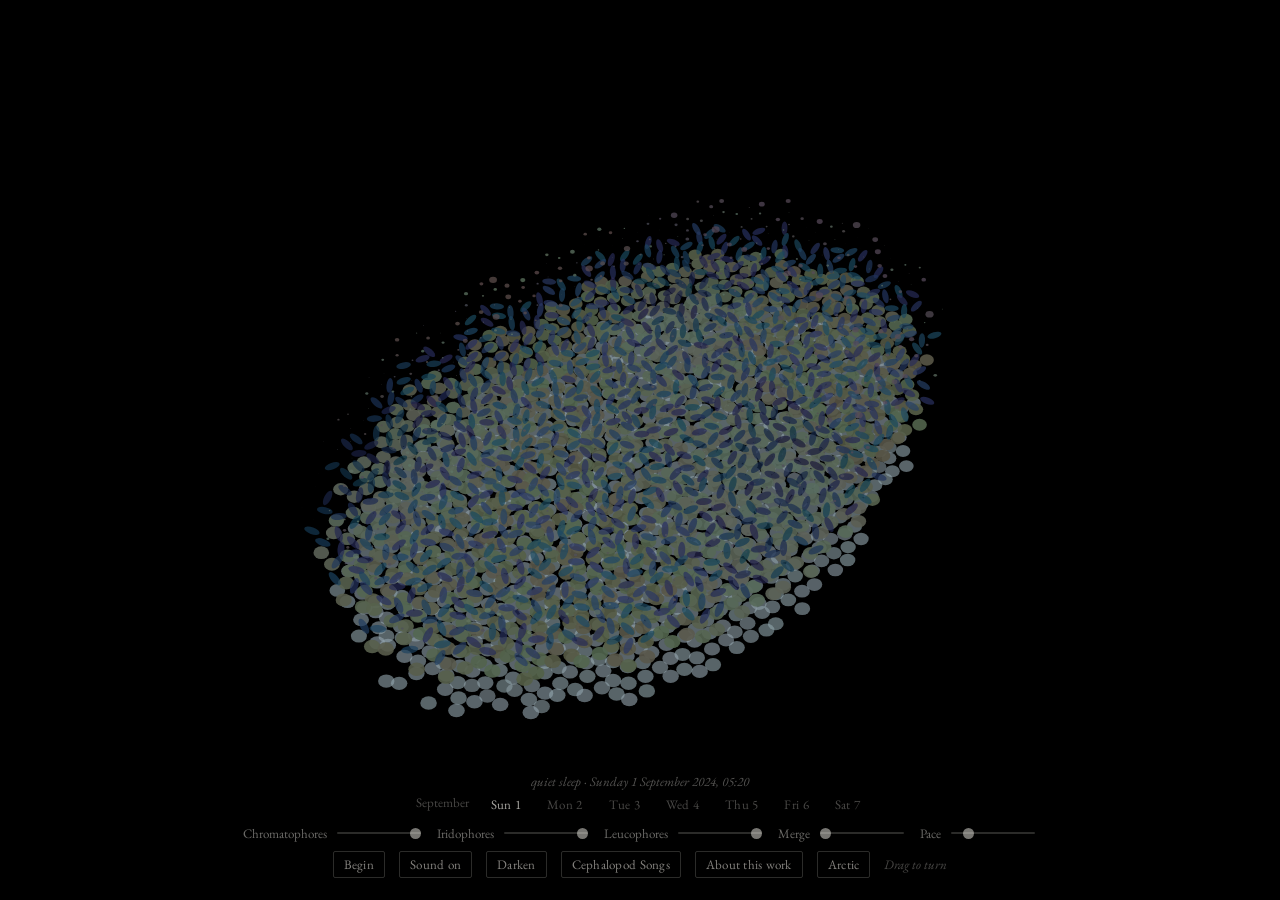
<file: cephalopod-song-reef.html>
<!DOCTYPE html>
<html lang="en">
<head>
<meta charset="utf-8">
<meta name="viewport" content="width=device-width, initial-scale=1, viewport-fit=cover">
<title>Cephalopod Songs: Reef</title>
<link rel="preconnect" href="https://fonts.googleapis.com">
<link href="https://fonts.googleapis.com/css2?family=EB+Garamond:ital,wght@0,400;0,500;1,400&display=swap" rel="stylesheet">
<style>
  :root { --light: #eeebe4; --gilt: #d9b25a; }
  html, body { height: 100%; margin: 0; background: #000; color: var(--light); font-family: "EB Garamond", Garamond, Georgia, serif; overflow: hidden; }
  canvas#stage { position: fixed; inset: 0; width: 100%; height: 100%; display: block; touch-action: none; cursor: grab; }
  canvas#stage:active { cursor: grabbing; }
  #work.dark canvas#stage { cursor: none; }
  .beneath { position: fixed; left: 0; right: 0; bottom: 0; padding: 14px 18px calc(22px + env(safe-area-inset-bottom, 0px)); text-align: center; transition: opacity 1.4s ease; }
  #work.dark .beneath { opacity: 0; pointer-events: none; }
  .row { display: flex; flex-wrap: wrap; justify-content: center; align-items: center; gap: 8px 14px; margin-top: 8px; }
  button { font: inherit; font-size: 13px; letter-spacing: .02em; color: rgba(238,235,228,.55); background: transparent; border: 1px solid rgba(238,235,228,.18); padding: 4px 10px; border-radius: 2px; cursor: pointer; transition: color .3s, border-color .3s; }
  button:hover { color: rgba(238,235,228,.9); border-color: rgba(238,235,228,.45); }
  .link { font: inherit; font-size: 13px; letter-spacing: .02em; color: rgba(238,235,228,.55); background: transparent; border: 1px solid rgba(238,235,228,.18); padding: 4px 10px; border-radius: 2px; text-decoration: none; display: inline-block; transition: color .3s, border-color .3s; }
  .link:hover { color: rgba(238,235,228,.9); border-color: rgba(238,235,228,.45); }
  button:focus-visible, input:focus-visible, a:focus-visible { outline: 2px solid rgba(238,235,228,.5); outline-offset: 3px; }
  label { display: inline-flex; align-items: center; gap: 8px; color: rgba(238,235,228,.45); font-size: 13px; }
  input[type=range] { width: 84px; -webkit-appearance: none; appearance: none; background: transparent; height: 16px; }
  input[type=range]::-webkit-slider-runnable-track { height: 2px; background: rgba(238,235,228,.18); border-radius: 1px; }
  input[type=range]::-moz-range-track { height: 2px; background: rgba(238,235,228,.18); border-radius: 1px; }
  input[type=range]::-webkit-slider-thumb { -webkit-appearance: none; appearance: none; width: 11px; height: 11px; border-radius: 50%; background: rgba(238,235,228,.5); border: none; margin-top: -4.5px; }
  input[type=range]::-moz-range-thumb { width: 11px; height: 11px; border-radius: 50%; background: rgba(238,235,228,.5); border: none; }
  .hint { color: rgba(238,235,228,.3); font-size: 13px; font-style: italic; }
  .state { font-size: 13px; font-style: italic; color: rgba(238,235,228,.35); margin: 0 0 4px; min-height: 1.2em; }
  .months { display: flex; justify-content: center; gap: 4px 18px; margin: 0 0 6px; }
  .months { font-size: 13px; color: rgba(238,235,228,.3); }
  .months button { border: none; padding: 2px 4px; color: rgba(238,235,228,.3); }
  .months button:hover { color: rgba(238,235,228,.7); }
  .months button[aria-current="true"] { color: rgba(238,235,228,.7); }
  .colophon { font-size: 12px; color: rgba(238,235,228,.22); margin: 10px auto 0; max-width: 78em; line-height: 1.4; }
  .colophon a { color: inherit; text-decoration: underline dotted; }
  body.about-open #work { visibility: hidden; }
  @media (max-width: 640px) { input[type=range] { width: 64px; } }
</style>
<!-- Statcounter -->
<script>var sc_project=13358656; var sc_invisible=1; var sc_security="503b06b8";</script>
<script src="https://www.statcounter.com/counter/counter.js" async></script>
<noscript><div class="statcounter"><a title="Web Analytics Made Easy - Statcounter" href="https://statcounter.com/" target="_blank"><img class="statcounter" src="https://c.statcounter.com/13358656/0/503b06b8/1/" alt="Web Analytics Made Easy - Statcounter" referrerPolicy="no-referrer-when-downgrade"></a></div></noscript>
</head>
<body>
<main id="work">
<canvas id="stage" aria-label="A slab of cephalopod skin seen in section and slowly turning: a top layer of coloured sacs opening and closing, a layer of shimmering plates beneath, and a white layer at the base"></canvas>
<div class="beneath" id="beneath">
  <p class="state" id="state"></p>
  <div class="months" id="months" aria-label="Enter the record at midnight on a day of the week">
    <span>September</span><button type="button" data-h="0">Sun 1</button><button type="button" data-h="1440">Mon 2</button><button type="button" data-h="2880">Tue 3</button><button type="button" data-h="4320">Wed 4</button><button type="button" data-h="5760">Thu 5</button><button type="button" data-h="7200">Fri 6</button><button type="button" data-h="8640">Sat 7</button>
  </div>
  <div class="row">
    <label for="chrom">Chromatophores <input id="chrom" type="range" min="0" max="1" step="0.01" value="1"></label>
    <label for="irid">Iridophores <input id="irid" type="range" min="0" max="1" step="0.01" value="1"></label>
    <label for="leuc">Leucophores <input id="leuc" type="range" min="0" max="1" step="0.01" value="1"></label>
    <label for="merge">Merge <input id="merge" type="range" min="0" max="1" step="0.01" value="0"></label>
    <label for="pace">Pace <input id="pace" type="range" min="0.1" max="1" step="0.05" value="0.25"></label>
  </div>
  <div class="row">
    <button id="run" type="button" aria-pressed="false">Begin</button>
    <button id="sound" type="button" aria-pressed="false">Sound on</button>
    <button id="darken" type="button" title="Click or tap the field, or press Escape, to bring the controls back">Darken</button>
    <a class="link" href="cephalopod-song.html">Cephalopod Songs</a>
    <a class="link" href="cephalopod-song.html#about">About this work</a>
    <a class="link" href="cephalopod-song-arctic.html">Arctic</a>
    <span class="hint">Drag to turn</span>
  </div>
</div>
</main>
<script>
(() => {
  // ---------- light as seven bands, red to violet ----------
  const NB = 7, LAM = [650, 610, 580, 550, 500, 470, 430];
  const BAND_RGB = [[1,0,0],[1,.45,0],[1,.92,0],[.1,1,.15],[0,.9,.9],[.05,.3,1],[.55,.1,1]];
  const PIG = {
    yellow: { T: [.8,.86,.88,.78,.55,.4,.35],   R: [.18,.3,.5,.5,.2,.1,.08] },       // a yellow leaning to green; translucent, so over a plate it makes a fern green
    red:    { T: [.9,.68,.4,.22,.22,.3,.28],   R: [.88,.5,.18,.06,.05,.09,.08] },     // a red with orange in it; over white it makes coral, over a plate a warm purple
    madder: { T: [.8,.5,.3,.2,.22,.4,.36],     R: [.72,.3,.12,.06,.06,.2,.17] },      // a dark crimson with brown in it; over a plate an aubergine
  };
  // ---------- the sky: Australian Institute of Marine Science, Davies Reef (Great Barrier Reef), PAR at 1.9 m, ten-minute readings,
  // 1 September 00:00 to 8 September 00:00 2024 (local, UTC+10). One byte per ten minutes: v = 10 ** ((byte - 1) / 254 * 5.5 - 2) micromol photons per square metre per second ----------
  const SKY_B64 = "Y2JjXmFgYF9iX2JiY2JiYmJfAWJiY2NkAQFgYV9iXy1kY2MzY2yDl6Svt73BuM3Rz9jZ2dDe1+Tk5Ofn6unp6ubt7Ozu7u7v7vHv7u/w7u/w7e7s7+3q6eno5+jl4+Hf3tvY1NHOyMS8t6+jlnxsYWFiYV9fY2FdXl1eXl9eX15hYV9eX19iYGBhYWNjYmNfX2FhYmJiZWNbAVtgYWFiZGNhAQFaAQFfAWNpFwFjZQEBZmVfPHKEmaiyucDFys7R09XY293f4OHj5Obo5+jq6urr7Ons7+zv8O7u7vDx7u/t7u7v6u3r7Orq6Obl4uDf3trY1dHOycW/uLCllnRsWAEXAQFbYkVWAUkBAQEBAQFeVwEBAWJfAWNfVQFhYh0BQwEBY2BiY2BiY2NiY2QBKFQBX2JiAQEBAQEBYQEBX2NiY2FhYgFqmqmwusPIzMjQ1Nba29vf4eHi5OTo5ufn6+vr6+zs7e7u7+7u7u/v7+3u7O3t7O3r6+rp5+Tj39/e3NrZ0tDPycS/[base64]/xcrR0tTT1t7e2+Di4uTn4+jp6ujq5unr6+jm6Ovt7e3q5+fl3d/[base64]/vqeajnUrAQEBAWBfYGFiYmJhYmBeYWJhTAFkZGNhYGBhYmNiYWNfYWFhYQEBSFRlV2JjXGBUYmFjYWBlYl9PAQEBXmMBAQEBAQFZAQEBgZeio7C1tLm7vr/Iz9DOzdLU1NLY4efg2eDh6OHh4uTq4ujj5t/Y1dnU3Obm4+Tp4N7k3NnTxcTOz8zM0MPHzcK5s62ki31qYmNjYmRkYWBgY2FgYWNjY2JiYgFfYWNgYWNeAWFOWGBj";
  const SKY = Uint8Array.from(atob(SKY_B64), ch => ch.charCodeAt(0)), SKY_STEP = 10, SKY_SPAN = 5.5, SKY_N = SKY.length * SKY_STEP, SKY_T0 = Date.UTC(2024, 8, 1);
  const skyAt = m => { const x = m / SKY_STEP, i = Math.floor(x) % SKY.length, j = (i + 1) % SKY.length, f = x - Math.floor(x); const dec = b => 10 ** ((b - 1) / 254 * SKY_SPAN - 2);
    const v = Math.exp(Math.log(dec(SKY[i])) * (1 - f) + Math.log(dec(SKY[j])) * f);          // interpolate on the log scale, as the eye does
    return { v, lum: Math.max(0, Math.min(1, (Math.log10(v) + 2) / 5.5)) }; };                 // 0.01 is deep night, 3000 a tropical noon at two metres
  // ---------- the model: a small transformer, trained on this sensor's July and August, asked for the next reading ----------
  // The same architecture as the Cordyceps Septet model, ported from numpy; weights embedded below. It runs here, in the page.
  const MODEL = (() => {
    const meta = {"order": ["Win", "bin", "pos", "Wout", "bout", "Wq0", "Wk0", "Wv0", "Wo0", "g10", "b10", "W10", "c10", "W20", "c20", "g20", "b20", "Wq1", "Wk1", "Wv1", "Wo1", "g11", "b11", "W11", "c11", "W21", "c21", "g21", "b21"], "shapes": {"Win": [3, 24], "bin": [24], "pos": [36, 24], "Wout": [24, 1], "bout": [1], "Wq0": [24, 24], "Wk0": [24, 24], "Wv0": [24, 24], "Wo0": [24, 24], "g10": [24], "b10": [24], "W10": [24, 48], "c10": [48], "W20": [48, 24], "c20": [24], "g20": [24], "b20": [24], "Wq1": [24, 24], "Wk1": [24, 24], "Wv1": [24, 24], "Wo1": [24, 24], "g11": [24], "b11": [24], "W11": [24, 48], "c11": [48], "W21": [48, 24], "c21": [24], "g21": [24], "b21": [24]}, "K": 36, "D": 24, "H": 2, "FF": 48, "L": 2, "b64": "SqtCPhwnSb32b3i9rH1YvnTrCT4W3YO+gLZxPvmMkD1v5zg9UKowvaU7eD5Gc5e+WLaJO3dVar2wXXE+oO6hvcimh7wZOQG+qlnjPe4wYz2hRF2+8yn5PY1OUD5M8v09MdNFPRV9Ur1GoKy7R9g1vSEK/ju8hDY9+P4KvVZjhrzTqTC90jNtvcEVHL1OX6K7kMoLvSfgJrk5+LY99WcvPWBg0jrlOD+9265mvWAmHz2vtvg5xJpWvSKgqDwFxBQ+bHa7PE7oXj3Y8hq8AAcMvRgFzr31JYq918BWvEdRbT0YxmA9bVzqPfCZPz1BmRE97WJ1vd/MAD5amgE9a86EvYzJxbv1B428WC4APiPQDj4LyD0+8tiPvXqL6L2pyc69liyXvHEbtDxw57g8dW2TPFNPODwCsuo8GKWzO4y0TDxgq9S8IFFTvJlmODtoxEc9wTafPGrxLLz62E69Pol8PO9ZVzvG/[base64]/RSb4dD5i9w/kHvjELvT1xrJg9wPXovDTFOb1lKvY9cERIPi4ZIb45W/w9tdMpPiYzqjzDJu29y6SBPXbFartJ93O9Ue3FvTGKJD2CgF09C5Mjvd2MMT00jtC9P37SPYv8QL3mjxS9xJWdvKpCgD32WKQ9pa1UPZtkJT00Jug8tsahPfQZDT0at4c9+vptu2zKZ74lzJw9OUArPoh/Mz3CDgW8H7n0u34hd7wkSou8x2W5vXt9Pr0A6oy9NVBgvLs6er2+LT09piNjvAm8kD2VFIA8/SUhPhm6Ur73DZa8NSnUPX/OLj6eMqQ9gkSbvRNRFr0WQe892LYdvWTURD20i6I8yu8+vWh8FL1Q7Za782AiPh+BmzkhoBQ9NSuhvBB63rzTRqY9mc0jvVL5jj1FOJ27T7ojPjskDT7jpZ49sKQsvl7wgT1VNhY9lk/[base64]/xM92dYrvgAPm734w3c9y2e1PT8YiL1aZik+oYYUvnIK7bzh2Tq8KbNsvis8SD7YNI49CxmMvQqIOz6xgiY9Xb/bPOW0uL37fYo8FUsgvi4qhz3pp7i8hiENPPLM/T3k/lc9gjHFPYcHSz2FJpG9mJC0PV5w2T0FNXg99UZ4PQeRlL1RtY69xy7+vfLkxj1VRkq9eoUCPrORib1jrA69H94DvWL5Yz1l+/i89sdtPEOTKrx7ntg8oXjDvTf+mb1wvg07oR4IvJuAmj1NI8C8N0VbPKNX57ypURy88KluPPlafL1/AI49U3RRPi0CQb5cEdy95CNJvR+4lrwIc1Y+cW85vecHir2AFp06+scEvRVttT1nFhC93nzUPU5hz70bR18+AFHKPehtVT1l9389Ws3cvVteob1P7LG8/mSevakU9jpRTgu9WH7YPYbESTw02ZC953UUPgr1jTzaSVg+5ESZvNCU2DykBOm9QE6Cu8Pwyj34iqO9U6YSvgBQl77kJAS+rRsTvjUU/LwK9fk9yG2UvQFN6jswpaY89ntFvTq8wb30Oli7iCWRPcijAr6t0eQ9hfrgPUHJhr0E8489DIW/vUIuEr1LYBI90gYIvQCcSDzWwnK9Wd9PvdcDRz38Fxm+/bgBPbSMLrwZEgI+k1P2OjMeg76zJ3k8B+qLvEj/WTv90sA8+y2VPeWgib1Q7xw+DumwPZLDOT7EXBm9EZorvtmKxz3462s9+9E1vMKyEb57LVu95nsnPVjLiTz0zkC8jvJwO0Gk7bwuKmu9c9ACvY0SLj43/QC+sdGlOz5XDb3ppak9FLUnvn26wT1k5jW9E1owPqCCB76EG6o84w6IPLu8CD6LBL69u8jwPDjKOL7xfE6+pr96PdeiA72EMbc6caVXPr/yWT5Y0Eo9IeaNvr70S74iQuC9GBSHPZThNL1AMdW96Y5yvcilLj5cRJu7oBo9vX7yIT72vw4+uF6qvSjhBD174Ai97bjRPKhhqT2w3dc9PO51PWOT7zx0Aq49bwyvPUoH0D27+Xo9Vuq3PZ4/BD62lw29kHoUvnctYb1KUBM9iSOXvMvSrzzQ5Aq+73CIPaw5/[base64]/PIcOhr1h1Yu9SooyvXixMbzu79e8t10FPSDrRL3U+kc97A91Pq25qzv/ORG8VxzyvcBuxD0dpou94VN7vZWIJT2vHB+9h6rsPZn7+T2aTia8xBVBu7Y0Ij45Jqs9uvWQPdVy5z1/ddG9vkRjPQZZAj6wpBk+nWnRvA0QfT1sccQ8Xc+YPTJITL2eKqi7atpkvb4FBb5ZQqO8fW68vJG7pL3RaTW+s4mePd60Q76tSza+GjPqvNaC1D09c5I9byGPvUhCgrtgAyu+yCKcPXqyI74p/1g81exDPp5M4Dxz0LY9ujJWvQEBIjx/TR294Qwlvd6fXD4uSCI93qQpvnae1j5cX8E9Lay7PI0kOr7Lioc90xiYvUJ/ib0dn0u9boBEPpTKsD1NvZ89RGaUPEjBXrxyFOO7Mi4vPvGuEz5/7xa9rZfYPAqSn7zQ3Ze61CpWvbPeNz6GH8K9FhbdPH7qjb7dYyG+FrinvFYLujy73y8+4jH3vMfE7z1Vqak9Yj8DPlzvnr3lkeM90p3Lvf+vq7tRoB+9CqX6vMMtrr2G15i82Tb7PXtnvTjyOl++YRHBPc/[base64]/reu5z5+L3bftq8gZQ3PX+Qbj15h7C9ZwUSvSiy0bzdD0I8eISwO2jn/7tRJt89jWTNvSV1D748NoQ+BWgzPsVPEr4JOsY9M3zQPb303T2ugnW9nfeCvb+5Nz3COhu9LjdfvTBBTb0HHr08Q8C0PRpyIj1uV+K8Lzo4vChoz7yxWAQ+yc/fvIXJjT0/5qe7iN8tvX+oib31Sd09B6cFvdY+H77Y5ru9NxghvkxQQ7tAKzq8F7Z+PP0vnT3DqCe+3orQPZjptD2Uk5c7c5YpvhJamz0w27e8P40GPChplL3hhlw9/j1APVZxELkGI2K9FeNePTyVTz6n1mw9PaqaPv3SB75h4sK9XFNHvS923TyPFMK9nMV2vsv3Jr6nV5q8cF6yPXzp8r3Ou4u9coMkvWKNcr1rX728zGoVvO7eX71u9XU8QhlgPV9zIz3zlqo9pX/gvIIrrr21RH47H9mLvYxrkL2oS/O8pqPFPYf7BD4GH548r1kevvIeDj7FrJM+aHNxvpaC+70q3Ts8+6BJvstL9jo/4Sq7RizyPXKTfT1MwFc8w3VpPXI0T7wYFf+9X9LNvSFErj0xJta9/B6RPfQtCb7vzxG+U2lBPXiUCj532AO8iEPivYLAHz1c0JW9K9D1PcB1a75RmxK9uif7uzG2er1iL1I9G3ujvc8nkT3kfvK8rh2Su8rJ6LzM4QM+oZa/PTgzOL6FiPW8DJJhvRubJT3bKWG7HGM8Pl5xTzxn4go+o/6SvTLZmr1mAbE9T+e2vTRW+z0QT9Y9tQLwPbkKg7wXCi+92IoEPSbnZT1w98k9R/UgvRWuEr08uOa9S0IKvafNTT3zPfI95E0PvdG4jjy4H5i9gi1rPeyKbTwrjhg9+joMvaH0GD7Z5v88XFerPOLyq73u96O98uBEPSe0Sz3f4HQ96GuNvMRyij1AHkI+SSW6vchVyb1HAhc9lUztPHpKojyk86e9LbbPPHJNRT3qv588Lsk7PtX5Dz56FbI9ewfyPLf0/Lxpt+S8Khl7PWxlTj2+jbK9UuHBvWKkgb1fKBo9hF/[base64]/e629WJJIPYIKnD1esMc71D7CPZ3OIT3CjHW9ibmbvIC+Ab23KWC+9TAuPizCST70scO+sWu0Paks+LtC+SK+S5QDPp5pLb45I+07Gy+evIzhjj1PeDa9BtPvPCL/ij12MZm9+gHYvEX5Zz32r2G9Pf1aPYKjTT04B/I9gfKHvGFXVL5FvGw9I/OJvAXQv71VO6M9LPuGvohkSj3/oI49KfEpvpJJH719a8K9cpqlPSxGgT56d+89BXQyPfKHiL2I2sO9rfsCPnweUz6hXIy9mF1KPVMs9737WhW+Pza/venUnr37bHo9V6WmPT8ySL0FQ1M9RCSePRuRCz5+PzI+AvOgPcggDz6H05a86gd2vc8vMTyE/QA9efhFvHDTqD1BHF8+OwYwvnxTjb5hPci9hOOyvpteVr2eAw4+bix7PPbUGL7izQK+Un4UPKLAwr3Vq6s+yhZLvgAUSL3ty+M9NteZvh+Igz1LJ/A9p50KPj3Pyb2Z6/I9P20PPdjgyTw0bYc9Z/zdvQFlSL6/WFo9d1LlvT9EhzwTjLI7gfswvrEqVz1AhC++B4uAvkNL2z3pAVA9A6GRPvm9lzxgE6a9HnKjvTO3gDxLLO28D88JPopXcj0PNO89w1yhvCQ9rj1nK/89fWsCvSvMcr2Xl5u9oWsUvfi8eb7V4ys+HKU1PZNbDb3AxD09a/37PehsVr7tSf89ysH1vYtxgD5Av189ac2yvH/V7z4LeXG+XvtNvi/c+bwqz9e9zJjrvUQdWL28Z6e7H1WMPDrcp72O/TA+j1QCPbpNmz14/Be8Z0OQvJCSnL03J3e92YVQvrjhuT7phWy+wleJPh8fzb7MDr48y0uFPZgAsb6WCm0+O5fuPdO8b71Aahy7VIgZviSm57zIYSk+HI7dvEVtA72KtwW9bPgXvPJELjzLGYO8xqCNPUkFVL3AvSK+EQVDveKp/7wG1Z+9+ONwPQQQCr6ETSC9cxgsvu7pBr4tvy89zD3qvC/pyT3Y4Ng9lTYivN0UCj3Y/gq9F7wzOwS09z3FEa48q+IZvRkqdb3rUEe9uKsPvNDvdz1LJMi7PwgBvnwSor2yWAS+2/mcPWJyoTtuLFY+s6tGveWYtj3WFaG9800FvMJrQb6zQXW96UnhvUm/jb212za+OEWWvFZq77xzmZ49AZiGPBEgGbv7kkk8Mm23PAJ0Fj1Jdye+k2A0vpMEEj1EBw4+3Fj5vQZqpj3asZc9wKplvmwGY74QapM9CmbzvSu2aT1Xcxg8bdwGPdo4Ybw9fMQ8SxzNPWoLgz4I5ke9C16VPSY3Xz7Acnw9Z/mlvSCJiLwv9iY9TuuDvfYjzzwAkB+9L/8HO6mZGT0zzZM76YWtPW9zaz0KvxQ9yPelPdFWVj5nzuM9n/[base64]/NUPiLTTT6dpuM95ZfVPTmXu7pwy9K8RMKTvfJnF76/l5I9PjTJPKZdZ74Z3FM+lUQqvREuCD724WS70kJDvszIj71GYWm9jp0WvosP9z3W79q8s9dJPcmyM77v0Nk9p+5RPiuNGj5/IMa9BUX8PVGaGT3tkPK9c0e1PSl1xr2rvU89P4VAvNmxmj5Lyw6+a++pPWTrGLx4HP+9EPdYPiBF9jzhUUU89Zm/vGdxB71AyWu9Ik9dPffjtT2fG7I9LPhivXweir3bMJM9XttcvIhJo70Z10U9w0bIPNKtST28iwW+pJlVPRxxHb2A08o94eoqvRyIiT292Zy8/dSGvWDSgj1euoG9omQUPjNmij3afdq9+59zvYR4Hb0oERg90SD6PS75Qj6N46y89OQvvtKleT0/[base64]/[base64]/lYz5vpHA9JYQHPXmvlrt6gDa+xC+HPu3NLz5c+zS9oPUivTt9+jx0cOs8i/qCPTLyIL1YvdY8CZ8FO0erCr3zFIA+HfZ0vvXR2T1zgYy9wdZbvuK72DwKnDm+P7q0vhHb9b1Trpc9leorPjLFirz6sj4+vPHCvgBgk74/7tI9Yn4QvYxN2D1Eu9o9v2/[base64]/PIS9KD5lQA6+fzUNPVRrLL0bOeu7EUqhPdPppz0uUvO9aQvCvci9wD1LcFq+qCwLPiZxTL2IMgK+E/1vOzGtIz1NGi4+lz3xPKytbb3YQeY9U34/vLvuE71g+zY9cIseOw236b0bDuQ81aEHPC0U4r3ZjFe+fPcsPB7KGT5lBAC9Ca9lvrEDqT3kCQ694ns2vUlJlL4eE4U9p/[base64]/grC94PchvHyv8T2nby68Zg82vnYfhb1znWI+a5bnvTQhS77Ls5A9Q4pePfoNBD0TzUU+fMHXPWluzL0ZLoa9jIksvhNYkD44g5C8g8a8PpRLSj77elq+qqTyPLS1Kj17dzy9X3cvPtCR9D1FS8m9OX08PXJ8XL3Je7O7pxsfPhoTVb0O1/[base64]/cg9wqu+vYOmP76oNzW8xuUrvgj32TzUMVM7tLoDvX0Gdz3bj/u8Yd+fvGqDiT652DO8AJCGvQCYaz1QqSY++OJ6PiehrD6RQdO92p5DPUrP2D0pfNo7ehYrva4mXj6ZzrG9qFCYvKxU6D0bzDu8iSgxPhnjMb75FA8+ppIpPoqEjD2x0yM+KgSMPr6Olb6J2d89HmN0vYN96r1sPxO9/VgjvbPRF7584ns+ZesRPXT8671tsdE9dRG8OzSSUb33EWq8aY7EvQl5XL7LVb49AjKNvOT1jD2pQkc+2YHpvSioYzxhrZO9dn2KPaAZyb0dlh2+CBxYvcbSGj1UaSU9M0d7vNqPAr3SAUM8co6OvVhuCr1dxks9nFJXujCr4jwcWcQ9r7OKPf/prD2HRbG7If/cPPWVCjxVYO09PIQFPpdihj57U5M7V/jZPXZUP7zpdQ68odq7PDuvgb0DVmG+W4PKvKpf9TzOEU296ikhPq5VGj7k5S698mXLPUNZ9z2g0Ce+zCWaPeTsorzzAN49aCJhvskhjb3oLDq8yceBvtbqWr5/ojC9TXWJvRRCoLxeFyu+n3CLPMQUPL6W5EG+PBxGPgkOmT0iAMu8LEkEPsi3uT0PIM69af4Cvtjj9L0pMBY+ZQYOPiBcKz7XGR6+XqO0O49lIbzQ/Ai+ImX+PW/1nj0pAxe+aF4Hu/Pdmb3aMYu99/+6PW+3nDyyXZU9ySJBvmvgS70UKQe9yr/EvAwhjT3l8Hk9Ge3Lvc14Sb7Zd6Y94lc9PtJ7DL5tCE49qTP/vVxk1z0nseA8qkQ1PtkSiD4C/Pa9QBQWviVlYr3AoU49/M6TPYio4Lvz58Y97iWcvb4hDz6HZ+u72UcOvfEMBDzRssk902TBu5tu1DyZTTy6VdwvvlNidjwD6lG7YDcbvmJb/L2Aij4+JInaPV3zP7617Cu+0bfyPIuFj71TiBy8s3YzvLcZjD3dUOU9cl23vRDJ2jvbAiW8itS2vc3tvby0/[base64]/[base64]/gvWBpWb1r+qA9ykmwvfVq4T1tkJK92sowvcrikb0BePk9yXAxvnzWJL3QfR89cza/O5ZZlT1ErIq+//[base64]/uo9t3PTPYydrD4kbaq+71/FPYNXoj0fAlq+u7KmPiqK9jwMSJu9ojb+u56QHb3cjF09w6ojPCRv/zyTCYC5revePaouKr7m4cs8Ov/CvPiku70EMLS9gtcBvVsRSD1fYQK9d2ukvPnl2zy7jiq+CIfXPdx4Fz4/oTG9biOuPOx2nbxXICA9YhdJvINlSj7AVU6801uIPXwIdj3t4KW9hHAevqimUT0gY289gBohvRdYDL1S+qw9Lf93PURPoj0SvSg8STd6vZhR071tpBm+WengvJ/+Jj6Jb+K7VPIjvOgpAb41pkm9ZjQnvPQZlbywXRQ9L/Q7vDKshD1cxOe8rylXvMlK4j17eqq9OJsAuxKkrr1UA2K8yQ4FPcIbwD3SeEY9RfljPWjOUjxHl4o9JkwBPaa1OL2/6pW8QEyHPZD8r71S2xm8MrGOPc911LklDMC9tGAyu/W2CD4z0Xm9pKd7Ox/dRb28R7i8fE2yOrBP/j2xTC+97/Q3vXbaj70uxAW+APPsvSGHjL0ApBI9HelLvIv8Aj7hV4y9pMEQvQ4qkL36U4g8uC+Ju5GTFz2L1pS9F8KrPTP/[base64]/9Oybd3L2HmUM9fmTjvSpbjT2AY4s96Dt6PSPxmT3R8CM+xGRxPWAyT7xU05u98WzAO6/prb3n1ei9PJTivAfVGr4H4fS9dsbjPEkY+bynuFe9SJ+EvO5DHr5WyBc9TfUZvRo8nLxgVyA9XWcbvnPCDj4s8Ri9VY/rvTJGAb2u/jG9zXMBvJnu5TyCBt29Njn7PaAJwDoRaUQ9VhsLPdTeWT3/LkA9epybPZD8gDwSS6m8i+rXvDBCwryVCQK+B59kuLkmf72eobs9rxRsvLmfrTwl0pA9RC3BvHSKJbsVX3k9xGvAvTHYUb1d8re8bD+/PCiuwzw8V+K9+I+Yve+aBT4sq8M9PyFlvc8AEbsLSYk+6QolPkClDb4eyfa80yNEPRdd97uzzLY9PngQPpl6LLumyds8X3BmvE+Zgj3t9Qc+r8ZoPRTVtb163ag9fYchvANg6z21FYy8PwW3PQcEeTrBQUs9XzccPIW+Bj3RCgs+FP6KvZb/Aj3qxiK9kauTPau3471fZOg9+28fvVSZn73M8JI9Rd64Ozbhcz0Df6I9F7e6vV98Bb3jecA62f8IPCt3Gr3JOUG973hTPTNEUj2sLLY9YaVRvGQ1Sr556ig80r1FPYtI/r1ufMA8TJLsuohqCjzw3VS9Np+FO/ZEwjyY7A++biSyPSq9D70iO2s97GhJvTztG74SJ3c9+xn6PTIcGr5Qgli9hLkKPNUmgr1h+XW6jOIOvb5Dv73Bqiw9zx1bvrvMM7winSI+5W9aPVAzvb0kMnQ9LGAwPqAu9j2X/UG9vx6JvScPZrxeFx6+7vizPIXwkL3t3oa9iETNvNpgK73ZfoW9nXcSPnV7YzwTrBg+sk8YO/+StD0yZaW9ITAEPUI2gL1Dt9K8yDvqvNS/G7xCf5K8ye2nPckj+LsgLKs9zvK9urZbL739ZL+9RGWRvZkYxLwvQbc9bRa5vcIwlT3aaCC8qWxxvWvlub3J8CY9/pAevuZyB700WPK8zt4mvPuLUT2+LHO9JJhvOz/htb1n+ns8/VJEPRSLfLxz4R88PCcsvA+wBr3knL+80dvAOuqIH777stG9Ma0WPDAyJr76uoo9PFD3vT8gQLwQ9Ek9vwtzvZTFwz28m/[base64]/OST0APD49H/[base64]/2nr2hvCO+r2uLPewL+buWrJW9Vr6yvRzRer1YeKy9xF7cPZkJKb5VEq+9CqJuvQmf4Dx745o8DXNmPGF/FzwVxlo8s5vovPgy5jvkXNC9jsIlPTIYkjx0x3s9RCUJvVZB1L2bmIG9Sf5ePbPF073xzpY9wM44PVw/8jy4o4+92qiXPeSX/[base64]/[base64]/DzzMOc9mUKduyiQLryw9pY80dxHvdm3VD0w80u9+iDiPEOS2LxAxFS9t5HrvSICHj0eqL28C5TbPfOkkTyOWZ86/oSAvWeZp73AjGQ92mswu9oKQDuvzXk9UXWfPdxg27xRvl8+0dl6PmrnRT17A9y99qGHvX9R6Tsgr3a9V2Z/uonrLL7/3iw95asAPtn/rL2Dvrq8hhIdvWCYTr4OHAu9dyKfvam7wr1kYpu9Bna3vEiuGzqpFaG7bccSvfk8ob0pxmA8RlcfvSzzmz2zmuo9HdNpvQlBCL7JPQE9gzRevUZ2lD0zREA9KlSlvbdYjj20jb49mi/zPJd5Oj1m8oC92JmDvehTlj3SfSa8x4ZcvNSsCzyho9U854+KvC+DpL1m9kS88kMlvfcuXr0nOqu6YncIvU2Q8rzivSE+R7WWPHJ/[base64]/[base64]/zy2Plo9FE2JvH/UtT3VM8w9X0nruzz+uLw7agW8Zc6UPfZMAr3mHSU9mhpUvWv6ljvf6wW+507WveWwVz6XQ9K61ZQ6Pe5Ggb6ZAKW6r7xrvYmIrr0jEDE7Kh2XvWgruT0uDqs95HDZvY9VXj1Ny+47hbmaPWG2yD0EfoC9PaeJvXI4rT3LjK+970yrPI1dhbyBhYY9XPG2PImAHrwp/KW9KhI0PAIc2T0ucs684G5hPYDcJT53Nzk+0qi8PVtkwLuamDc9KxyBO/w4V71JHTI8/[base64]/Pd8wCD2yPRS+tMBlPXN0gz3oTha9sBTYPJLnir2NsGq66XUNPEECBD2BDKg8/[base64]/DwImhm+rbQ8vt/QAT7tx529+3CWPQTZGL5SQJU9u5vpvdfwFL14WoS9SClmPFllgL3MK4u9atfcPPzd2D3w//g819mgPPERsD0kUis+1Syyu3fzk72kIw0+CmbAPWU7dj+b+Xc/0mJjPwc7gD9hkHU/hr6EP8FTfz/tMno/SehgP5QieD/cu2Q/M1d9P1oIej+Jh3A/QeN/P+pwgT9Ag3U/1LN0P2MLYT9RjnE/JKx4P/eSdT+VbXc/[base64]/29bu84vbSstT34TSg+YtKPPbr6hb0figQ9SNNJPWdiLT4VIby9EKzrvQCybrwPScK9bmoHPY9NqjxirIy9to5UvdcFHT037Jg9jV3dvBTuLr09qF49qEkSPupiGr7+ABy9EOcLPT2icLuUn889gZVpvNicCz29A/[base64]/aC81LaUPUN2tjwOFDK8rIQQvE9Wjj3FmPS9tL4ZvcO6FL4JvuC99bACPbNrDj7UBIy8TwEsvc4I2b2Zxxy+kRUavckgJT0eIS6+fSR0vVUZfb7dLuC9d3gaOzCD2TxUPhC+Si7OvYyd9739UwG+YlGqvfkYFr7qwTI95kIGOr2Vob3jO5G8Z/qmPPUgyT2kpbM9/iRRvZm1qT1rWhy9OYVSO5ch27ucT9i9z5EQPhh4Rj6XO4s9Q7hAPf94Kz310Cg+oDQ8viJt/[base64]/yq8+gG7veAsE73+zey9IvEyPhdQBz0djqA9d3L6PM7zLr2rXqI8UC1HvmlRt7t7oqm9l3o1vdlpML5nGXC+Sbn/PBQXLL5aQUa9PSEyvlSi+joRto09TRJ1PIZ3oj0jCrU95q8CvVoxu72Hmgc+7oxjvWv0A75/IMe9XxlMPM0V8z3LuT88WIuMvksySDwbiQw+D/o0PUfARr0nQyW+LbBvvXv/273Z0Ly9fMImPLdflr6Tfzq+vfXQPY3KQr2RhrQ87vItvcs4nT3tLyq+VVbtvat5Mj7csbM9H6UwOrhgsT2iAUA9G7jLvZUGvruvDcw9dCExPaNhlL3T1D0+J7S/vIUIxz0zrDk+1/ydPFZ63b2l7QM9lRqkPZ9k6b0H72U9nwU4PXep7b0ELjS9M72TvDH+wb2M+HY8xHGgvVk8rDqqxtm9mLrOPVEJeT3O4Aq+rQ6TPVpLnz0SioS9rsgXvZv04L12MIY5mirGPdzu3j1a2Ts+3O2YvNFPLD3jaUk84Leiux3vW75CfFc9Y95xvFzA1by3k/69FgaIvHB1FL3wPeO9WTpRPh69Uby6suS8Q14FPvHytLwa1GC9rOkvvaOKBT6o4A0+4vzmPLBW3byyglK9+4mVPLk/Q7luYOm9NVKQPagkOb1yqkQ8ntfaOTxVHz1vZ8m9g2uMvZzpu72jNmc7mOjJul69FL13v0a9JbZpPdWqpDzAjQE9hRGIPOMHhr1571u9E32uPfjLJD5Py187+9ZRvbUSwD1J+xG+PO53vIrCXz3/QEq9gX8EPm2fAL68+xS9rlr6PJTB6jwrIyi8rPWdvGnCr73JmZw9AsaEvTL/[base64]/o169ohMsvVVWJT77eB09h09VPVyxCD3BGtg9AO0evuoy17xkRJO7hXgcvWnP7b25tW69HH9BPZI4Zj2urzC8BgqhO52bWD1T/Fu+vkKEPfZu6r0Bu1o9X2sSPdT/hD1w6zG9zRo1PRREwD0NVNI95V7avW1sZ73I+5s8ZKBiu4J7QD3/BtE8qoViPJmBRbxiLGQ9PZOYvc9TLD1tZdO8pSfuPZJ/tT3wZca89Mt/PBRrv71WRAi8SfDrPc35Gr1kzQE9o0XlPb/vJby+JZk9cX6DvcMZ1Tykqf29aeZ7vcgHNL3EmyQ74QxNvSyYozw3QhS+/yRwvfKrmL1tYx0+EvyivUneyryzzqU9A38ZvlmpLT1Nmoa6/[base64]/ADr5YqOE9SzBFvfaMJr3GGwq9dckgPccoiL1aDTC8L6NUO2Z9Hr5bY4U8Nr8RPWB1j73aH6K9H2ABveIaHj6lY+k9N/sLPofcsr1GzwI9I74bvSVNiz25Fa683ILjvb652T1DphK+EmJFPi+xTD5vzhW9hSVQPSMrDj12DtM840IXPR5st70XvZC9lRWMPTLDYj2oOxO9qiGyvSRrND337N68cCCRPZC4tT1rasU8XcrvPI0eaDnMkFE9uve1vHY3pb0fnB894RIhvP5/zTthO648iTdNvjAggj6TCgo+7C6vvI3X1j0XU4880bD8PH/nlz0gwB89oh6FveXfVTzvJ9U8zidKvnA5TD7qEWU95jCCvVPZeD0F1Sk9NEfsu9Os1jp8IiG+DMQGvIvp1z0c+o08f4LNu2Fq9Lvy0V09kIa3vQLYCTw8Os07/D0+us7enT0wj4k8QgyxvX1Gfr1p1Su9LxscvbkaJbtN0iU+d6HjPezLKL3cpkg9AHxkPhd8Lr7jBYM8bO1FPrgUsTyZ3Km9SuEYPupoND7QOA095OKxPXoB771eCTc88cSHPcg/573hHji9mLSnPVu6kT39f5e9u5mbvGSoNT2vArS9ZN1svbNsETw/Zaw9AtKCvHYvsD2f7R8+xxV/PFEUlL2inyu+DtSkPb3M4L1wb9+8DelEPcYos73lRIw9UMZYvCh4VD4we6i9y20zPUMvV7xGVHI9aQ58vaV2zTwfhga9gGDTPG0vGr6UqSS7RbrGPJRbnT3/KRK9IBztvKSzgLx+faG8crf2PEG+NT0HwGM9Y+35PAYRozv/OIo9x3wAPfHwGz7jRz09z5GjPcp3IL0Dpo89ZMEFPXjYeT3IqwW9U138PZrvH77/70Q9WBx9Pe+RPz36JbY9wq8JPmmtr715oEM+EbwFPFCIyz0za/88kjWEvdRloL2YnY49pUeZPUFD+jxuTbu8COoDvTz2ob1S1w+8Lf0EPi1CMjxGZAk+Vx6NvQ3lDj5ilwK8+yJfu/[base64]/kT7fnik9ZIgIvtsWl72opEU+P130vQonNT4FfS690EwfvWYZIr1hfLu9T8CzvfQr97y3tPw9M2whPeC5p71G/TY8+Rx8vWUPlLmCvge+d01fvTPHuz2egzG+nv9CPdx85LzblpQ9Wk9EvWJg/7zx+xm8QkrGPTVLnT1H70u9OVbrPYYEzT2BPjA9uBvMPLj+B75tKR0+LMAkvn5mBb0r+389VFtsvuw54b30gYY9DCpYvf+8NT1sUO69LQ86voRVDL02kMK9DXa5vBHgCL6DVkS83p3/vbz3xr0YHzE+eFjYO7mysbxsEjo+a276PBzc4D1Q0nY8DOV1PFBU+rw0pAg+169HPTkipLtWdEI+A2VOvudd7L1mIjk9lxWnveP8R70Skqg9+IcLPDE/yzxmC0O9tRaxvBTbML1VoeC9OGNgvdKvKD34IUq+A52AvTxcmr30wUA9XOsvvT/YZjxmvCI9bxAJvmr//Ds2Vha9FVPPu7Wd0bxKJ9A8bqUVPl5HCr0U7Ds+bDAOvSViyr3BwL89fKmFvGKZ1jp4Zk89qoLePe/1BL7YJKi9Tl2WOjxgQD7mXpy9ce9PPVpmFD0E2K09LlFHPnxXEb47cMu9UQVBvk6dN73nmSw9V8Wtvf5swj1Vki09k0YxvY/IMT5nCy29CqyavVdr4z1BMcw9G7VpPe+yYr0IJlE9J8EqPJedVz1V2Xo6Zp1xvrPOYj31dTa7yXMkPe+gQ72nMUC+ifADvUD4yD0EkDQ97hANvRuuJT1QJ1+9QmQivmA07Drg5A0+YOMGPqHO8LyrXaM9kJ4zvj/o1r0984M9Q8p/[base64]/RO80lBaPUyTnD2wONQ9Qau2vFYQuT0LmNe9kbnKPbXfhb393LG9QwyWvJRaCb5TYYy9CyBkPLzc8zxEZZe8KsnVPZl7Dr6U7Cg8XfnrPS+nvz1+Qju8swpRPvQanzy+lqq9cgFOPTuY8b0Nhtg9p+uIvTUUkDzk5p091CN/u77uTb5BzQy+lYxAvPAh0jpQ5Pk88FGjvDHhjL3eL828svxUvUnrfbs2gha+WBMmPSyTBr7ASyA+FjEAvS0S2z1ZilW9RF23PDt7lLwgraS9v9CsvJeNlb1pT+Q8zswHvNa/pj1XMUY96GKFvPhiuDwKeJM9/AkKPdq7az25PfA9NtFNvf1C9j0hW4m9VdM6vcue6DwfJ2s+hnMJvbMbwL0wHD+8p58Uu2Y2Kj73vBQ9+hODvTFyLT7AVrE9HFjrvWPFbj6ewzI9G+OcPYLFD73ofAI+ukpBPZKZWzwdg6m9T+/VvBig371g3mI7k4dKPdNw7Lx/xTO9Fa+2vE0HBb0M/9w7zTQdvEt0Qb3Uxvg642TRvHLlizxwMsu8x/+LO0ycL70OOQW6Dqwcux34ILy+lIm8N+SwvJL8Tb2aGjK8u4GLuj2GkLvasOe8sdrNu6WOTDyYOqq8/Wv4vBWRXbyf1+A7w5WOu3vmPbx40488lA0ZvXAzML3HXY88Qkgdu40GTLyI3qq98NmhvYq/87zDsT+7uvH/u+yFmrwTeBu9Iq3BvA45+LyzbCW86YU/PE3Qjb72Dbe8Lt0dvjgIVz3WIgM9mTewvfvvkjspIk49DdEDPWPFHT7L7Rw8ij7Vvf0IgjxOZl87Wqqcuj0YZ7zV97Q9lWgfPqUr0T3wQm+9RiDWvJqkLj0bCec8nrgpPqTP7zy79wa+ZizQvbk25zykFxg+Y8ZSvV/U3Lyuxn69JFO/vcER+T1F0Ss9itp7vQGbYb5SFyK8cyWUvfJWF73irsQ7Vi+dO+Msvr3grYs9aVTOPbvEsbx9a5c8HlZwvK0IqT3iRWK8ScgQvusT0jxEAQ4+FckBPoW8jz1fgaQ9Oo05vUoVYj00GWI9pj6SvMvSAj27AvK8uy2PvRD/kz3S4no7Vk3GPZ00ur3jHWa9EuRovU9gt7syImo9wO+EvWfVWDtOoJm9NCmPPX98DD4KfAA+/[base64]/cxuvCgBkz1OL6+9VLJ6vT5AaT1UKom9Qdhqu4m0Oj2z5iC+mIxiPceMdTt7kxY+5aBIPjozAr6bEo0736wOvdTlhbzupLm9/UymvZHUHL7O4WS9SnxGvLp3Zzz4404+tlLqPTSNxb3vX8Y7duYGPqxAiD1uhyw97LBsvbQSsDxB6y2+W3sCPpK/jD0Dp0I9oW8HvXha5b1J4hc9As9lPe9PBj6h6kS9grEMvikQWj3FDa49EDILvRjMmzwi8gA+p5kCvQ/HZj0I+4E97nq5PYaZMTtQbYY9EmxWvHBV3b1wJaY8o6myPNGYNDxxgC+9qXL8OzhB0L06yws+yb9evRFKmb3AHdS8m2cQvtqB8Lvvk6Q8EfKNPYEtgzytzzk92EkyPi/7SzvzriA9fpWBvRBJKT33E4e8FOcfvqhvW7zCRyk9W94EPv80Az1tEi8+/[base64]/NXPWs177y1l6s9XljKPTV/G7wTznI9gY/GOxFnET1t5vs8AxGHPJjMTjsXZlA9kNXPPIjLRj5bG5u9dh4gPgAZEz3r7zw9J8x3vShh87zlPCQ9EBcFPfOH6r0Raky8swOwPFmh5LzjVcY9d+XtPS+9i71N5Su9EjtUvVtoRj2DP249k2fyPIWB2bpqPj293LHWPSJP5T0vhDw9ZmDBvT+tpz24BzI85VW+vXG/+z24fiE94ZrfvS+Q3zzqsrU8SScFvQPZqj3/fcs9BAYHvdbUNT4FN4E9/[base64]/BPRaTVL01Ol4+21j+u9MaJj1UT/M9GxKWPF0ULr0hD5m86JbhPA0cKD38VVu+7X0kPlfrS71dWjq9mEkwPRLFBL3RNL08FW9nvWB1jrxcoq29EWo0PZJUgz2LeLS8F9Ipvso0wL2sp949GHYzPTvwHL1YbtQ7VJ/avA+nvj0AjtM9jwjOOzw1M75EP528wza5vARLgDtkpKK9b4y7PQNAzT0kkC+9pdHRvRwXwr2KRDi9egcNPuYhCj7+pg09M8t4Pe6UBz4raeq9zpCKOvldCD5LHTa9WypIvcGH/DyP0k09MhSNPUGkjb2K+2M9QRnVPFje8rvmk7k7zCWMvZWZ5Lztl+U9QmEQvUqvxLsrrce95/MNvUSrBT2vDd48TioAPrV/pzw+xYi8Y6A0PM6MLTt63A08RnWFPDi7RT3H9ME9ogNDvZhe0b2apV89rdDzPbb+x7wjNTk9lkJUvWAaQDzOX9q8jqgBvTftL73gFka8I+sJvfKvAT19HG08cQ2hPeLdmDmYSW+9wlDGuwdMtL3gNpg92jO/Pe90pr0sV/[base64]/[base64]/I87eKqvchTPT4g0Ja9919vvHDhQT6dtCm8JE6JvrMKqb3FZ+695f3SOzkCtD1R6ze8pnouvPnAxzzz6eM9eEggvfHPb70/a2882W+JvO9bWDzpyeS8PDzFvFR8B700iY+96t0yvP6tJj0Q4Xs9RKzsOxfW/L1BK6c99k1dPpi94bwSR629v13hPJ1ivj3IbDa98LKAPe+DdjxWJtY9x8UhPTSUkDzuoQW+2ukqvawy+jwOwzc+m+2aPS+G0zyG0Lq9dW2GvMjPKL4DZPa9u6m7vbsUjL3YphK9m2gjvoho0jsoucu9q2hRPfJ5Ib22BDm8tN/EO6TLV71A1Es9mMBcvRl+Jj3MN/+8+yUJvLdicb2/Oec9ia6OPflgaD7pPfy9jzENPhi7KD2wgXA9/HZOvBSXzbylcxa9WMSvPZeLLDsmyqE9zO9IPVpEJD7cvI88omvPPamWsLud7f681QpwPUwpYbz/MnI81yxyvP0gJL2WoN49wZuKvURkaj2Xfzu+DmajPTXUwz3j3s09yAzuvNro8r35i1q9uAYuPhxHVDx1Rl87Zc2UvGlogD2MyY69Y/[base64]/BDT6L3mC5BXQEvsMf9Lx5Hd88aIYGPEVWurwOiqG9t08mvQQCwj1kRh89ZY3LvKXlLD0rete8uYVHvo22NT5A6kQ+/u/lPXMiab5RyL89eNJ6PiQjJL0GiyK9tlzSvHdkXT2EkgW9JJNWvtkt0b253pK9oQ0wPoEI0b3jFHg+3E5TPv6KQr0D1EQ9dQQLvQO2uT1WWm292h7/u995oT25RXA9f4VwvRsN0Dvtlzk+0l3ju4zWWz6qPUq9/mFPvQO3vjwy59k9aNqTvb+CJL339Ag+yosHujxLsT2ieD0+9Gwbvn29DbxCo2C+Fv8+vhgJkrxrops93WJUvRb31j1sJHE8kcoZPfRu1zsFQdc9/[base64]/XcUviHAhD2arrs8ejHePE5e5z0xoyI82xvHvJp+Tjs++J492Kj4vWoNiLx6JyY+e9c8PDAZNb0cwxY+E74DPBQeoz1U3ru8jkKAPaiIGTxHybM8L1qBPbTqxb0vzoG9I6T8PEDWjT3+UpC8dumcPRK3lT1/AQO+a7mCvPAuCT0z/bm8DppdvAy1wj2TOcS83fG0PbRhDT6euDG9tLw1vpPxk71rmfc96wEWPmsZ5TyKRWW7Obp7PUrGQb3M3HW8tm3EvU04VD1AR/Q8CqJ7PYQGxb2dCBY+HYGOPX/2VTv5eLG7ufXzvZmAF7uBIjw7B7f9PQ7z37vadTy72HdKvD1I1bufxT+9+M+BPcvfpb1LtRu90RcTvoyrHTyEKzy8wYCgveiIEL3X/7k9rNSJu2ICC74i7wU+9jblPa/sGbxGKGi8LaSbvQshpbu+tO67Aa/[base64]/CTz9hve8vnDNPPiVJL2Wize9vvkFvjCyVj4rEJG9j3ISPRNnxT3X7RO+FjZUvbZCrj1Wtdy7WZWwPWAmAb3JBSc9eUoOPhnOmL0CSR2+qoudPaYUHT5k+vO8PvqCvYNcK72AU1c9Eic8PZm1dD0QVnm9tC4aPP+4kLoqMdg97kasvUW/[base64]/gNO9GOvTySaYc8kkYSvPs7IzyQECU8KYxoOwwbYzwWIuY8fEBaPGaAsry7rTu8tfgCPCM++DzOk2S8RY9kO26eKTyKSl48tFoLu+r5aLyLKlS8/cXqPGBPSTkiPHA8LhjWPKiRdj87lnY/hdN+P5e4gz/rIXE/yF6GP1lFhT9faXU/nm5vP5bhbT89DXo/T1aSP4fhZz9BJnE/SiuBP4rYcj+YGG8/JtZxP6Bbej9lYXs/VZmBP8A1fT/erYA/2E1vP0znKzxWxle9n0q+PDIX97tF8t08lZmuPKNyHju+QBO92btNvYDrlTwnah+8mfIrvICFmrsMTKS7xIjIO2tK/DxQ1Ue9+gLUuxUOy7vaxTw7awOZvLfdiTvf1jc8wjkru/gtEr0o0Iw84r4iPZQRMz0HJ7m95anXvLzr5z0OJm6+0yXAPVPD871WbwI+SOjTvAnW9jxlVx682gQSvi+/[base64]/[base64]/zxS+Bx+4vdYwNT4XSje9YJe/PZRLFL4hIoK+0Ar2PV61iD20dw0+8Q3UOpmB4r2MFfi8kiu3vTI1nT3uUSc+PTzTPPOa2zwQDwA+q/dMPgmQyL3c4jk9jKbxPBH2Mr7buNA9ASHYPVIGI7z4kys9Lo9MO6QuTz3Uq407A3sFvuggUbwk2dI8uzWfPbHJSD4UDXO9Z0OCu2QeOb7jNSM8qf/xvYcSrb1uhGe91m+pPbs0yLxvkoy9rCGoPcbXWjwPPxY89XUaO+kdjrzIR1w9+AyJPV5ICj5NLXc+Ee9FvuLqZrwcmHI9YdbbvCTxFT6m3jW9Mjy/vVcReLkGwT++CRXvvMeld70nEgg9eqwKvgwyYD6SRZo8COiOPPgcsDw1jgo+AjaWOy9LDr3fdjo94UPuvV3wqbpAu6e9MysqPiKVsj2QCp+9z9Yzvf/T1T0UlCM8FB/VvS5wkr75L+29J7c1vgtI1DzaSPm82SlJPC5S67uZUyu+nYSyvY0ny73YA2M9rTJ2PJeVmTv8HBm+/[base64]/r2KBIC9Vw4MPlpN5jw5SU2+1ZgyvbQXF769l468k8ZQPI7WO7zBqPM9SYicPRt6z71vxyi+GYJNPeR92TwV8ka+1ft+vYZKaL5NQ+U9/vcmvkKG2j0aU0S+biKxu2vJ/7yfXTm+an57vlesrjzMUP+9vjSqvTqk872LkmW+RzSlPaWHDD6erm4+SlkQPn8ihz2y0jk9044rPu9jMj1N8+k9eyu5OzfByryvyr69I28fPvww4b1U1Ze9IGolPSpCS7vFG0w9EnpZvUG7Qr3fR069Tz18O8LW7rvzOJ69iflQvAa3NzzKsSu9HqZXPi9V5L16IHG9/atMvY0Dcj5sqhW+r8yYvGK4Fj7hKoO9qJwCPR0iCL5Cfu09gsw4PQOdRr2xhsW8eM1hvgEsmr0cDA4++CN8vpHjFL2oBfw8Eig+PUoOnT1EQFs9vJ/OPDVdFD6v9LM8gX3RPTvqyz25jTk+fKFFvcqumj1vVx294JW0PfZOlb5MMwI+tC9IvcvCGj4WGEY+MistviV9Qb70cNY72W8LPfzesj3Yq5q8X4KCvdruI737Rby9F4zwvV/3GL7zaxa+V3JTvXc8LL5d5/A9BWXoPI99R72DOVg9FmcVPUxngr0u5A49q+tePMLa8z1gkSc9owrDPc8Tcbw7hAy+tTLTPSIPJj71hIG8HgowPgKcVL7E4529XOhPvgQbe77G13W+hF+UvAhoyj0Lo0U8VBR2Pk2bdr2i9ti9S5B4vbXhGz2r1EU9L/SOvaEJq7yewJw8wj1TPhCAob1Ah4489L5mPZqobj7OX4u9zGyBPZ2FWb7U0ou89jAivXO66b1zo7i8b8i/vYcVPb2MIHo9hx/8u9TtiT43FsY9F7ACvixJa77lNRw+qLLBPZNwrT3bJ+Y92pecPTVhhrwPxq09RqVpvO6m3jzJunQ9JI8WPl/FjL2Clvw7LyglveBSIL0K6ki9MhOcvNmEpD3LwG89ye+Qu78erD1WIyg+G2qYvAmV672ZoZ09X8zaO2YcHL3iUse7rFE9Pdnxdbwostc99xgfvSW3ur3z7BQ+5jmKu4uI5L1l0Q49ey/[base64]/[base64]/PAOQgD0iKas9YENtPVX8qD4LkL49JEH5vfEufL6zQGi9jsh4vliTDr7CBjK+kP4BvplF7z1uJig9O3Esuy/C3Dvhv7I9jWmOPdGMjju30QA+2k18PdKsEj5d6ZC9wyeNPYNAhL1ibH89CAfGPfrP/LxnyZs9JtozvXueB74AQok9+ieTvWLgJb4BPgQ9yHykPAx1zz2piIO9ZuevPZW3Zb3pmLC9A+2QPU/6t7wwBMq9frbOvaf5mD0hEgO9HZY6PmMlYz0A/dE8gO5Bvhciy71Ppdg9CbwiPiwRZz7a5U8+qxAvPv9pAT68Bhi9PMrfPCrQgz3zTiO9mRA2vivXED7D+zU+S5quvbssGD4MOu09dSQ/PtmedL6AYk++2dYsPgeWBj4RZG69vQ2/vX9uCL46n+W8k08jvgAZtzyGx1+9pkH1PW7shj4eSVw+F+nAO1arIbuplF691lGWOulBxjn9LmK96QwvvUidgj1FF/A8ItgbPtLOpTwOhRe+tlsPPAsnHru8pQ48cvNivhIb0bwTVNM9znMxPrwn5jxvYbi9byJuPuN9Hz5Xmco99iDHPSalNz2098Q97pbJvTq+FT4IUi89LmLGPE0wFL5aQZc9zB8Hvubrxz07v3o9c/WKvUOOtjx3fwG+pmAavR+bDj57aEa97meoPbC/PL16YCA7howJvl8tb71ocnW9b06lve8uu7s5pJO8x65dvYigPjyE+WM+GK0Uvny/M72aXDG84iN0PRuJEr2eUlU9ZXRIPg0tEb5Be0I+68K5PVRnBL6ygck9CnQSvAbnxr2hTxw8YWOnPftREbyd7FG95PM3vTt6SD78PLu9yRXovd/yRT7uE1A8bRFKvrYAAj6iW6+94kMbPbGmgL7YpYe9c8coPO2CFb7Po4M7J675PVMiRj0ds+69BAJTvTE/Cr48Ru499B9tPXsUkL1WzRw+kIcLvjuFCb5MrgO+NTsnPethIr515gw8yywjveVXYj3azJO+MshevoB1+j3bQhU+QlVLvoLx6jz4cO+9pTH7vKvwvL3WcdC9bujMOzonhj3SVGS98InSPbever1TIZ29jy/zPewaqD1lIx49hXNsuze69D1qqZM9Xp2pPX/OiL7Ij689OAlGvLUvwD2qdZ+9onb1PGGoTL3fSou8tVwyvW8qjryhpIa9OzzRPP9EurzlTO29IH/FvU/iuT19j7i9FlrxPd3Msr3eliO+FAs6vClsjr0HQrY9iGzgPeKF8D1w/mu+jjbzPV68wTrfSk69XP6fvpwhmT1J0Yi8K2vRPevIcj0vbvG8IrIzvtmsoD02+zu9n/3qvF7EGD4XnyY+/DPaOumpiD2ya3a9ij0qPsbebD2b64g96FmJvQmiO755ZMm89sMTPhR0pj2i7Io+lPVQuor5lT6dk4k77GutvBlpeL1++X69B2c1vdvhhj0Z17498e/TvSywHD7fLEU9z2BhPWxR+r3heJI7/[base64]/[base64]/7L3NxwU9o4EfO0i3ATx5VKo9dABkPdYlGrzxLu67NxosPIOyNr1z+uw8I1dLPvhs+DzI25g8fnuZvZRri71/UZq7Mp/2u34ryz3cBcM9qAg9PStrwbz/gAS+WIejPNHSzz2p3em8OfwYPdZczjs2Bhc+OTs2PUW5pDy+n589Tjx2vqgiMD5Mf/o9kVmSPk8NmT0IGTA+hkXevAkjiL6Ae4k8ryWZvAL8qry/bZI9eLKCPeks1bwPS7C9N9thvfu4LbwECKo8BInpveeAtroZRqs9s4WrvewLDj6wtQm+HdC+PbXVTL6ZFpS8b+5APMmDJD1RCow7A9wTPkgDHr3yKZA9wwlpvj6MgL0EQf29Afu+vcDvMb01JTu9MeZ5PYBTDL07EpS9xvGfO2R85r09WnK8ZpKCPZ/Kzz27Oh++trx8PbrAvr2/vCY94sMvvnSnMT2oyIG+d3RyPRpWDz717Am+dodyvDClQrzOJWK9fL87vmxesr18ytW9QL8IvRwQDT4txzm9WcD/O0N+mr08AD4+5qO7PZJu4z0ykQg8GnuavuyXTT06YkW+VALgPFb0zLyPKsk8jtx9PSuNortzphE+SqznPWFeij2ze+e6mkP/PcvqKjyIvwU9onqFPSQ2cj0bKLy7lIluu3uKIjw7iqy8VeNJvT/RDr3lyMu8FFoTvvQPW72jvB08ZtPEvZWtKT68bJ48aZYCO3rHEb5V/xY8Rw0YPT6eaL0Sv7m9PuZZvF7XgD1X1aC9GiisvYdHELznDc88prIBvXggAb4QkkQ9buIPvQlJRz2JUEq8e+KZvezAyDpi6hE+Kq/hvcNWPLwNzVQ9yw0OvBX4PT29ZIs7LA6BvQA4/zyD6VI8yC2ovCnBET41b3+9MqoTvkGbljpcgze8dfpjvSeOOr6dQO+8hL89PfUyDL1QRYq9UgEePUY10zxRBQA+WZX/vOctcL3b3wS927bfvSrzsr1GWNk8mnwSvp1Mmr1q/0E9QE/qvHAum710EAi7mMW3vMs89T22eW+9hYDivcY+s73R0DO+J5vPPTZy5rwDXH49v7vgvTjKszlXXry8E8l6vbzvHL792Ay832yePZoiEb2vFIC9nyKFuiQu/b1TCUo9EuD2POy4pb3AWf68bx3CvaFnpz1/L1g9UKOZve2EXjxuYUK9lEdLvE1doD19eKw8z/0Gu+W42T2RlQa+szpVPa5IrbsJtWU9zw80vTz+L7wqPli7nX6JveOGz7yO74W7gfBIPQosCr1xUlk+8P/[base64]/lJvOh9HbxuanM9uas5PaH7R7un7bG9j2r1vQTSQD2y0NE7OUN/vOA5MD1K7VK9cjhlPvbCLT5X3QC9HlCFvHD2njwZyYW8XOzRPELGGT2hKao8pDcGPoNOgLyfC2E9Q79KvZcLBD375JG92GLNPSd5hT7gUi28whXCvQOZiLveMMa9NwrgvYwoorxPzgY9KOvUPCGS5bwSy8I96ajUO5qZ67yOqgQ9v0sevhQN6TwQ5Jg9i4d/PWwmMb18wRS+nnXTPM69xDw4kLM9Iiy1vdVNIzz7lxa9+XocPWQTlT1oZDW+r7+qvXcxfb116CM8nHpzvR/Dj7tzKIW9uobtPI3Rmr1nTMe9AOw2PfO/Wz12bJc9AeWgvVMN7r36U6G9xarkOxqBB74r0bY9SIOjPEnqsD3Chrw8YzyqPbilvzxToPc5nQomPLgHCT4UQ9A7Qj4LPJbJn70HEHy9mQ21vSFmCz6u/7y8RY7QvV+zM72hmok97spXvVfmajxo9JM82HqtO7YGOT3neTy+KB4CvViolb3eM909tMwgPlTtv72e2Oe9S4QgvhOfFb7IvKs9d3/AvISa1z0y8ls9zwtru2J43r2uWFy+oSOivSH7sr0FWlc8STHEvMol3D1uALa9Ie0xPcfEDLv2u0a96Sx3Pc8p0jzUqx09OEKJve0yrr2m21Q9tDyRvUkAYLxOVSA98/ivvMiNjL1FsPg9isOPPRZse71+X4E8VgCLPYbAtzs6EaQ9BvMSvgVxxzzUh7K9ywG9vEHuATyb1ni9dMm+vH3u6b0WrXq9Vfa3Pcag57pAkQa95BJ5O6WjODzeGlI9mBEoPD7cB77LCZg9BFu/vcEnzD3JF9c8bm5gvTp6Lrx64l+9SOQlPTY0qjx8/em9ADBnPHoT/rySQ908uHcMPawmlD3xdzG+RwD3PFFXwb1X1Bg+M+kePqarCDooCZ091XHCPCps8r29IT09pw5gPT1ucTs/YI+9XRmFPaSchD7GZ6m91IvHOwpA0r0RIIq96f6nves2W70QzeG9qMg0PjP8JrybKRE9uB+/O+JAA77EOz6+6YKDPB3aITzSkxW+6KpVu2MNhT0/[base64]/v7yOcoO6wr8OOhph873rZ0o7lqTyPL0Umz06vLI8ibwrPs8xkb0c3QK+07QjPR2vfT07t6+8bXdfvPWJDD4RjRM9T1rzvLgulT0IbRm9W+8wvSTFCr6Ms5K9mKrpvZaUNr1/+Rc8NZTxvUaCMr7beZQ8/FQSPYb2n7s5fai9K7D9PGMiqb3l5Ma91JkSu4swDT6magc9C8X8vWNwk7uvp6880m6GvcRYuz2/[base64]/5TwEv7G7umj0vNgplD1Egdq95V6sPc1uwrwt5i27AFhdve3lEzyz2R6+3h2/u9ixtb3iJDa+Yfr2PDmu9j19MRc9NN/bvdzu5j3fg6M7+zfCvMhA/T3X/Mo9lNLcPepnfz0bHUg9MHuDPeE0AL0QxA48pD5pvH0mgz2NVyo+bXJjvdL6GT3nt4+8alWmvUOwxzz3o9a9ppuXvU7bxr0+DUG8xTWWvPls2L1RPl8+3/+CPDM8Kb0pecK92pfevSo1lrwIC7q9DeikvUKbwL3XyPY9sn7fvUxNaL023/+9qEIIPnLi5r3Rdom8Z5ddvvRqYD0D/Ls9SBVmPtjHhr2mzNA9ALVhPDt56bu6xcc90MuvvE5UPzy064k9XEMLPe0oAjxwLlW+VMapvB68PT152Ag+AP4PvWmacb0nx5U8/fUgPHt7Kb7Spsi85+UbvnH9Ej1FUY299/azvMYVgL0YLMu9KrrjOju31b1rprE7BeumPECf2z1/uMA9MZNVvVcWbL15kYe+xVHtPKbK0T2Cc6W9Hf6BPR6v57udhZA95j/7u/5OnT1c8+a93Gz4vdWPUz0di+q6RFmhPCqznj2BXh0911AkPYUo0j0p3oO9toXnvax2A72StPq9HWy8PdGNGb5Q8Qk+n/TRPE4LHT6Dzo85gfXEvYTCbr3Ll5y72w+APQTYhz0+W0Y9s9RTvbxQrj3wccs9tCA8vQr1Gj0nowu9DGYCPsna0byx7OS8JnisPXONWL1mE1c9d30rOy7NA73ruwa+xY7LvY5w97t7LP+9Mg68vK1/Rj1jykK9I19jvcIZyDwCQgo9Wac1PRs6Cj7Ngki93hZFPPVdbr19KAk6sWi+Pbp0mL27ZIC977AQvQ36Iz2cisS6putFvbgr7z3Q2Uw9CaMoPdbEmrzC6za9LQ9/vU2pkj2/[base64]/seQ8F4TVvD0P8D3gGRK9mXMbuyftLb5l/gQ8h+pwPdwTgb1InDI9MaUVvWxGsT2aUKm98IgOPtIfxj38gBc8+4g5vlRAob3o7Xi8wH6UPUjSyLy4qyQ+hYC3PYV9kr2lex08TaoQvWDP5j1wxoo96qu+PMu2Xj28hVU9XM/ovV4rpLzGpsK9DQ2EvRXBez29VrQ9UgvUPX3i+DzcRfG9D3cDvqiYD73Ufyo+OYkhvTzWBDzvKQm+cMCvPRZEW72wvpm9p4iKvUCAuj2ZKPg8uc7zvD7bfj3bmlC+ZPTJvW69W70Rjhs8GSsLPRdl0TzvkoW85FYSPXse2L197sK8l4IIPQxt4z0w5eO83UaePe/K1j3WCRY9Fjn3PbPRmb2ggCS+EaaCvdaQx73ei686K1KwPes5ET1EJCC9IBo0vf5MBj4abai9glIWveu6E77pEB89s3RhPVsZuDz72Ks767GMvFvFtjyK+FA9y1fOO0t5Sb4pxyY+GCTMvTcjF76nMIq8yJ/[base64]/yPc4ogj05qZQ9EeMpPetxub2YNI080QkgvVG7ID76urK7MAhUvdbrmD1ATNM7IcjwvTAihj02roY55BXmPLIrNb72dwi9P2QjvVIM6DyAaZS9sSUVvhYLHz6OIvy9ix1BvZ9qMb6EtEm9ObZZvRReuzxqGYO9fAJePd1+XDyEIhm9ksyxPXBElb2RTTk9bn/[base64]/BmGvILYhzyVSYQ9D8SJPQFTpD1YzVY9PwEzPH0wpT7f3Ki8KYNkPckPrz17/[base64]/Oaz3uoto8WVmfvXqzbz183pA7FKf6Pa5jcr136tG7oXy7Pfrt3DmHENO9e7tFPbe1Fz3TKic8F+LaPJXib7wyqeO9bsxkvcDWPj3OS6m9Uj55PdNH67ssXC49tX9OvYsQoj0rVHY9/aQKvg7T/by/DKm9A7tvvbBLfTx2x9A9OoDevTDAQT2iiQ89gS+IPTyXF70quQE9xhxvOR1vTD28K3c8Be0BPlC0QjwJJDC8D7DpvcOJnry9N7C9LXKRvPARpz3b9208nSGkvevMEL1Hbpw9Dwlcvfm/AT1YPcW8v2PhPXIckj0xC4g9ewX3vdk+gT/jWHc/TR5uP9azfD96nYE/oIB6PzENfj+BzW4/PmtjP+o+Zz+UjH0/0mx8PzK+ez/20Hk/cxJ3P50/fj/0yHw/sDOBP8BHdj9hIHM/LxprP+nzcT9KQn0/[base64]/[base64]/bYEvkzP2ry/pCQ7B3tKPM8r5L0YDus8Zes/vf+RuDz4h0y8eFIfvTQh7T1pGxY9QSEKPmzka70QqNU9bi9XPMGrAr2BKpk9nXYQPaKJaT2iM6Y9eA4lvsAttL3nUC0+3kGhvZYG2jyhete8DjsBvTMdcT2ZMmu96pBgvqAUiLzgDkS83fSXvZM6kb0qIT2+qeSUPYE59r2gxCU9/[base64]/[base64]/jzd0uk8cdccPeW1JTxeqXC87mG9O3/Oo71U+Z898C4OPlG5oT0B/[base64]/dYavfqZ073awjc+Sy7TveEnj71J6xc9669yPlp+ezwWYAU+t4mLvepapzz9yEY+Zw3Nvf7U6T0ZKq69XMkoPm+xiz2y2ym9mCd+uNoKPj2q7pC9gH89PUfThD6cQMi90B6zPQFOHT7xMsK9R8qYvY9xIj4SZ0o9oEr5vOpZRT6+q7G6A8k/vXqcMj5bJIC9qAoIvQ2MC72dKbc9TKVgPeMo6j1cxYS7a3/FvfdWFj6wAAs9RXUwvYzVVb2sbjA+udOavAH5Fr1omku+jDfAPaPKG77PYB49W95lPdaUQb220Kg9OZ0BPgExgz1ZLsK9s3ScPE4YH71s8ha+7ex/[base64]/[base64]/nO8pBsQPvHFj7yVEYq7Mje3OznyvL2Hmyw8x+kSPtrHbT2SQsg9kdfhPPrYmj38k/I9bKtIPQvvrbzKqvs9GQo/vdxIorqH3N28HYvwPc94H71WMoI88CwdvZ5Q/[base64]/RevTLepLzZfEo8DmTKPTi2cj16en89V6dvvROgpT0hByM+uBQNPvApnj0gBfA9T9ctPXYIjrwH2lu9NzvwvRY2yj15Czs9cEYNPqAjYD08oNm7uYBwvF6KB77mjGa8wSQ1vkW/z7s44RG9pSvzPM3qMj49Esq9vUKPPX463TxXWvI9U7yZPWMiUj2Eloi8Y3iLPU+KBDxto2G9vQ/mPSYWrL25RgG86jEEvtQC/[base64]/e9YPyXvYkqhz2y/oi9KZ0vvuTJWL3O75m9+QN/PGCXzT1AVrc9j24Vvu0u/72tDQW+RRPcvGON9Twmpoc9dc6/vQSwvTw02vw9BMaxvOALS706D149QUKrvFh+gLz0i++8oBwXPS7ALb6WwIM9W6F/PdQr4LygVc29pt2zvSF3Rz0IPHK9zu1CvSHBjb1FyKq9/uvAPb3vBL3ZWBq+36xaPdBTh714neU9BH6JvBjZAT3pOLg8fo6LPdAK6DzH9bi8+O+BPIk8Zj11YXY91wE1PoRGwL3Y4Oc75aVHPeV5Nz0HPBw+6crgvGOY7LxhTSc+fGBzPVldOj27UiS+s6jlvc9pDb0gowC+9KzkPBJ/f72lsO28/1xRPh++17tCJho+2kBfvUXzo70gPXy9VHxNvUL7gDzXdvs8ezbSvWmNAr2chM09ICzbvZOGEb7Ldbe9iZYvviSWgjyN2Cw87H88vhUzzb2Xm+M97OmQPDOA4Dz0tLO7yh+IPX0Zz73TcjE+haIDPpP0wz0+MqW9lB/[base64]/Ab4cR507IeEcPkmE/T0LMLm8t86+va5m9b2XAT6992yHvYEtFr2L7pE9TBAtPtNTFj0T0vE930LuPSd6kr1y/EQ+eFStPRvWi7vxtCo92xbNvZexAD4VOL69rUscvmEgAr13/[base64]/b2ykyc+AepxvfeNvT3VCns9diGhPcYW0LsLXGE8fKGCPT9czLx+V0K+0DAUvRpIfb1t3Ai9N0xfPYV/[base64]/KuM9FSQLvT2z3zx6j5W9q8AFvv3fK70MygQ9XEUAPkqXnL1uKrs9TovpvRcm1704zcW7WPaYO8YV+j3sCdk9T/QUPs8Rqj2Gwto9xsORvcqWjb0/FJI9znW8PR1xHrwZCeA9vnS2PctLgz1QdsE9Doy8u357Y70XFFq9RCCAvJG2vz2N56W8ZDClvci8Wj0kkw4+fDNJPvn9H7763EC92ZMQPQAjX70M/om9bLOwvJMn6bzp+cA8YIlovQX5gry4q4u9rcODO6S+Rj1zE+G9i4xePXgKpr2ovBg8WMo/PkEmO73IEUi8w/e+PS86ir0/7bO9LZT2vFqd3D2NNqe90rcvvj7CO73rx+G8lJO5vAPueT3SpiA96EtlvXfMXb3l8vC7GbdDvSv9qj3a2Am92x9YPXpAE7ytP1W9xh4cPrIdFTyK2KM9RN4wvkXo+LxtBrS9n3fDPdJ/S73lGRY9AqzuvaxIo72D4XS8uDgsPI2Q9TroyyE9ckbQPZd+8r1XRZy9EFbwvWJElrwWUKw9X2fuPE+3i70Rkr096A7EPbT2O75ezfa8bNp3PBuYu73Ad569M0rwvTSTAT7TFM69Y2s7vea0/r3U1R+7ITvFvd0/tL24js89NhuwuT+kIbx9jgI9ww3hvfcWyjwfCRu97DduvZ0Fcj3AbuC8h4e+vVmybb0hMFu9pX0qvrvAHz4DEUO95R4WPjdH2Lw4bsK81oS7PXW2BL77mqM9QtcuPUIyqD13+ne6HekCvsjn7j1/jvI9GLeDu/YHqTzFXjA9HmK4PVVDNT3eXxi9RG0pPiO+1T1Z3w4+nsTWvDN2jj1p4zM9V+0ePf4lDr4oRJM6OZvyOmzUq7y+sPE9XoDFvWjB6b1/hoW9scHkvM9LnLwli3c9HpOlvElrjD09mvI9x6M3PlEatb0hQkq9FdBgPtCEuLy/6Yu8A8uxOyrhi705Ly29aGQtPrVu7D2FMAo+Ps4EPXdVqbxnXuS7WZpavePp4TuhR4M9TSU/vjJJhj0e+o09AHQsvWw2mDykC389GyiwPDtosjp8QKY9uy/gvSd/Gr2k3r29SiFqPIyaF7yaw4W83ga1vb804j0rIEM9aup/PmCg8z0mD2G9MF6Yu2Zc+jz/Oo49dt9/PRWywj354Rk9eYkJvvNvzD1wZTw+5P/wvBwehL2kO4A+bbi2vHVfa7yTFpk9MluCPcVKWjzJKE0+pbyHPFTeG72qEJ69G8XHvBj+5D3u3NW9manXPG2ZyDzmcR4+G5YAPkbdrz3Oyyg9sXMOPa6Z4j39mJO8hHuCPPGrbz03DPU9cNVnvWvQej2t7aG94dyRPTR+kT18BAM+tsSbvL/8B74ft42937E+PRIz3T0Qjpg9TMmJvPtVsT3s6/o9gKYBvsXqzby3K568h7EPvcqdUz7hWda8Z2mLvXtn2bw0Dpo9IIImPirlOT20ZOw8BUWIPeX3k7xnDFS8sjaLvPSqjDwhbsM70pUJvYF5+bnPKfu7IDsavdMeZrx1sAa9qv8UO1lrfbymz/[base64]/6I29zaVHvrKAS72MDaM5RKONPEDr0zrBeSm8bsDMvcl6BT7jxym96UyZvS//XTy4sts7hwIxPbdIB70TxCY9RcDGvBIxYL2vXys+3DzKvRWgZLwgn8G8eEAWPeYhXDydJum8Ji45vT4nWbyuwIa9FzRWvSBxSL0ONby8K435PM/0Ar0HQJy8tAUePW2zrD3SAza8hu2kPKWpjb3H5Oq9v3szPq/8x7ti5PU97+l7vHgkQL055qI9oSfQu3UGEzvG+D67KL74PDskq73BzxW9fpb8vUnNgT0t5jQ9ttCfuxBdkTybdl493UClPVxiub0GTAi8MhplPdQIGbzW7qw8AR6YPGFkGz1BXNw9wwuUPTv3gb2DR/s9eE0PuwWWTL2rIkI+/+OWvQQgn7y/[base64]/C8DwQevj0rpz1yDmU9CrbdvOl9HbwvBbm8riONPWEDdj31yRm9VgMlPaaNuDw43gw+++YKvVDjNL1Cl7q8uaxQvfK+470cQ+w9cvbDvEOyf71nk0c9VtaHPcJUBj3NxI69Q0u/u/[base64]/Crz1qhws9U7zjvbRqYbxHkHe9KMexPYWk1zoh4Z89SDFXPMJTAr7pW2e9dd/ZPae0djxOLJA9q1SsPUtguj0Cx/Y8hEbNPXRPDDwd1AU+lb8+PPJJzT1lLC87ScUAvsgM67wpLJs9Vmo7OT6/[base64]/NW+9Y4R1vcvKJz3Z9709gjfQPErklr0Ek4o9iFyAPSQvQr1XgWu8uNrpPUkXJj7fbD09pQcDu5+CwruQbmi9oiHdvEJlxz0jaMK8G64vvFl7FT1qPhY6lAcWvYlpAD30Wv09KzxjPYTnRL3eYYC8CcR/u7l+xT1Miik9ADgrvSHnWLyabRG9u4AqPbBNnr2lPzI96BKZvCTkd71eayW9eNetO7tYYj0NnBK7q/ORPRUwSj3ootE8rkYaPmwDZD0MmVk9I70Nvp0+nbwZLhK90C4bvlguLT6LzgE7+b7qPSvQ071YUf665fzzvIqajLw0hHu9BSIxvZOP1TzAQJC9pkfCvPo7mb2KXGI9hgcDvr2pAD78doK9EwGRPcfv9LzUo/Y9K1gOvEizhrznDqW7m9AEPQvMWT3uXpq9HKsXvf7qHb2Q/[base64]/vF4JezxVQzA9n/pZvG3fY73EqfI6dGrfPdgJjTu9h529Vq50PVB+Rb04w0++9S1zvVFLXD2KmBu93V2nvY07TTucbpa+8UTKvW2hyD17UdY8I8+DvT0Z4bw0A7m9hCTtvSRxBb2+gXo7TlhGvcJWMjuY4yS9GSPMPXuYlDzn9zk9QnyYvZ+Y/b1zBHs9cA4qu8/gDL1Cbcy8eoomPeHGwTyOwlI+g8jHu3mJtz39hmY9LadsPW+i67yd5+i8+/[base64]/iQa+usNoPUEUZzx9ILm8beeWu+zzJzsfQM89NdQJPZl3Qb0Sz5O89auyPehwlb1b++M99XWIPbLYST2nLBC9BGANPojDDb3a8xA9KkJXvbpdxL2UQ0y+IAxbPd1Xwb3bw8u760ZaPMne/[base64]/exO+r+TavBIk0ryvObw9hC7evdw1D72sx049WE/QvXTp6r1gYFy8swm1vFQYUz2QRJk8/LIKPugbRT7quVy9vVQdOTpbiryUBx69Hl5qvR5EojyZVM08hdgLvgocCb47QWG8MGGXPZeUUz5iB9W9ZiOhPHgyjr2MUaU90bzeOss/EL0IqAo9nGxxvbZiCTwxKLm9d8lLPd0xxbsgAd+91t7cveT28bx1phA9/4bTvXYHQb0/[base64]/AdLxnQ969pVfaPW5iDT7mRgA+XwrHvK/[base64]/[base64]/[base64]/lvvRkbBb5pEFM9mCVJPabKHL3UUiW8ViOXPZyza7yMK7+9sC0BPpH99j2fpvY9o9qIvbEIojw6bbq9B+0/PZ/ZpL2UoQK9LvCZPe+vzzwqQ+M9kGWgPbUZVL1ET9y8iDDJvHok8rzNVlQ+Zc4RPTaoG72zLD28jb5wPWwl27z4dQm++tkjPo3aUz0oiWe9wQ+NvUah77xpoT09v5+UunHM2jyYI3c9g/3OvbReBz7lTeg9V9GYPSWjhz0qhIs9oZ/rPfaQ3b1NZJ69+qD4vVLo9D01Zcu8nXgsPDNayDzDabC9Ux7BvMhPoTo2gcS5jvxfvIL4Qz3NFD88/HkgPRIiYz3HuqQ9CcP4PVu91r0SVJI724F5PVAE+Lw0Y3C9tvn9PKatuz0+eCc+KYhMvoYUqr2ZR/K8YgF5PWenmLwqD/u8N9OwPPRWjDztjeA9Xfx+vImT/[base64]/g+nPBIzej+bzX4/nPFzP9pXcz/f/H4/flWFPxsshD+9534/0gl/P3/leT/iO34/BqhtPzXccD+WNno/EY55P1IOdD/jC34/ATSAPxeneD/tTYE/g6Z0Pwtjfj/3ooI/3WJyP+gyszxo4n86eVgtvBbyQzydpj+8Ys7rO8toOjwlOZ68mNV9O6SogzzSVCk6agpavdTsubz3EX87JpJOPHupUbsGJC88X8wqvFGf6Lr+FeS7DQnevF5EC7y7Y7Q8W/JmPQ==", "step": 3190}; const f = new Float32Array(Uint8Array.from(atob(meta.b64), ch => ch.charCodeAt(0)).buffer);
    const P = {}; let off = 0; for (const k of meta.order) { const sh = meta.shapes[k], n = sh.reduce((a, b) => a * b, 1); P[k] = { d: f.subarray(off, off + n), sh }; off += n; }
    const { K, D, H, FF, L } = meta, DH = D / H;
    const mat = (x, W, rows, inner, cols, b) => { const o = new Float64Array(rows * cols); for (let i = 0; i < rows; i++) for (let j = 0; j < cols; j++) { let s = b ? b[j] : 0; for (let k = 0; k < inner; k++) s += x[i * inner + k] * W[k * cols + j]; o[i * cols + j] = s; } return o; };
    const ln = (x, g, b) => { const o = new Float64Array(x.length); for (let i = 0; i < K; i++) { let mu = 0; for (let j = 0; j < D; j++) mu += x[i * D + j]; mu /= D; let v = 0; for (let j = 0; j < D; j++) v += (x[i * D + j] - mu) ** 2; const inv = 1 / Math.sqrt(v / D + 1e-5); for (let j = 0; j < D; j++) o[i * D + j] = (x[i * D + j] - mu) * inv * g[j] + b[j]; } return o; };
    function predict(X) {                               // X: K rows of [lum, sin, cos]; returns the next reading and the last layer's attention from the final step
      let h = mat(X, P.Win.d, K, 3, D, P.bin.d); for (let i = 0; i < K * D; i++) h[i] += P.pos.d[i];
      let attnLast = null;
      for (let l = 0; l < L; l++) {
        const a = ln(h, P["g1" + l].d, P["b1" + l].d), q = mat(a, P["Wq" + l].d, K, D, D), k = mat(a, P["Wk" + l].d, K, D, D), v = mat(a, P["Wv" + l].d, K, D, D);
        const o = new Float64Array(K * D); attnLast = new Float64Array(K);
        for (let hh = 0; hh < H; hh++) for (let i = 0; i < K; i++) {
          const sc = new Float64Array(i + 1); let mx = -1e9;
          for (let j = 0; j <= i; j++) { let s = 0; for (let d = 0; d < DH; d++) s += q[i * D + hh * DH + d] * k[j * D + hh * DH + d]; sc[j] = s / Math.sqrt(DH); if (sc[j] > mx) mx = sc[j]; }
          let tot = 0; for (let j = 0; j <= i; j++) { sc[j] = Math.exp(sc[j] - mx); tot += sc[j]; }
          for (let j = 0; j <= i; j++) { const w = sc[j] / tot; if (i === K - 1) attnLast[j] += w / H; for (let d = 0; d < DH; d++) o[i * D + hh * DH + d] += w * v[j * D + hh * DH + d]; }
        }
        const ao = mat(o, P["Wo" + l].d, K, D, D); for (let i = 0; i < K * D; i++) h[i] += ao[i];
        const f2 = ln(h, P["g2" + l].d, P["b2" + l].d), u = mat(f2, P["W1" + l].d, K, D, FF, P["c1" + l].d); for (let i = 0; i < u.length; i++) u[i] = Math.max(0, u[i]);
        const fo = mat(u, P["W2" + l].d, K, FF, D, P["c2" + l].d); for (let i = 0; i < K * D; i++) h[i] += fo[i];
      }
      let y = P.bout.d[0]; for (let j = 0; j < D; j++) y += h[(K - 1) * D + j] * P.Wout.d[j];
      return { y, attn: attnLast };
    }
    return { predict, K, step: meta.step };
  })();
  function ambient(k) { const deep = [.22,.24,.32,.6,.9,1,.72], warm = [1,1,.98,.92,.8,.62,.45]; return deep.map((d, b) => d + (warm[b] - d) * k); }
  const toRGB = S => { const c = [0,0,0]; for (let b = 0; b < NB; b++) for (let k = 0; k < 3; k++) c[k] += S[b] * BAND_RGB[b][k]; return c.map(v => v / 2.6); };
  const tone = v => Math.max(0, Math.min(255, Math.round(255 * (1 - Math.exp(-2.6 * v)))));
  const css = (c, a) => `rgba(${tone(c[0])},${tone(c[1])},${tone(c[2])},${a})`;

  const hash = (x, y, z) => { let h = Math.sin(x * 127.1 + y * 311.7 + z * 74.7) * 43758.5453; return h - Math.floor(h); };
  const sm = t => t * t * (3 - 2 * t);
  function noise(x, y, z) {
    const xi = Math.floor(x), yi = Math.floor(y), zi = Math.floor(z), xf = sm(x - xi), yf = sm(y - yi), zf = sm(z - zi); const l = (a, b, t) => a + (b - a) * t;
    return l(l(l(hash(xi,yi,zi),hash(xi+1,yi,zi),xf), l(hash(xi,yi+1,zi),hash(xi+1,yi+1,zi),xf), yf), l(l(hash(xi,yi,zi+1),hash(xi+1,yi,zi+1),xf), l(hash(xi,yi+1,zi+1),hash(xi+1,yi+1,zi+1),xf), yf), zf);
  }

  // ---------- the slab: three layers at real depths, in the dark ----------
  const GAP = 26, RX = 560, RY = 360, Z = { sac: 0, plate: -70, white: -140 };
  const cells = []; let row = 0;
  for (let y = -RY - GAP; y <= RY + GAP; y += GAP * 0.87, row++) for (let x = (row % 2 ? GAP / 2 : 0) - RX - GAP; x <= RX + GAP; x += GAP) {
    const jx = x + (Math.random() - .5) * GAP * .4, jy = y + (Math.random() - .5) * GAP * .4;
    const e = (jx / RX) ** 2 + (jy / RY) ** 2; if (e > 1 || (e > 0.8 && Math.random() < (e - 0.8) * 4)) continue;
    const r = Math.random(); const pig = r < 0.34 ? "yellow" : r < 0.7 ? "red" : "madder";   // the pigments the animal holds; every other colour comes from the layers beneath
    cells.push({ x: jx, y: jy, pig, ph: Math.random() * 7, lam: 470 + Math.random() * 60, rot: Math.random() * Math.PI, open: 0, sz: 0.1 + Math.random() ** 2.2 * 1.15 });   // sz: no two sacs the same size, many of them small, some of them very small
  }

  // ---------- 3D, as in Cordyceps Septet ----------
  const cv = document.getElementById("stage"), ctx = cv.getContext("2d");
  let W = 0, Hh = 0; let yaw = 0.6, pitch = 0.95, autoSpin = true, spinRate = 0, drag = null, idleSince = 0;
  function resize() { const dpr = Math.min(2, devicePixelRatio || 1); W = innerWidth; Hh = innerHeight; cv.width = W * dpr; cv.height = Hh * dpr; ctx.setTransform(dpr, 0, 0, dpr, 0, 0); }
  addEventListener("resize", resize);
  function project(x, y, z) {                          // x, y in the slab; z its depth (up is +)
    const cy = Math.cos(yaw), sy = Math.sin(yaw), cp = Math.cos(pitch), sp = Math.sin(pitch);
    const x1 = x * cy - y * sy, y1 = x * sy + y * cy;   // turn the slab about its normal
    const yv = z * cp + y1 * sp, zv = -z * sp + y1 * cp;  // then tip it toward the viewer
    const f = 1100, s = f / (f + zv + 900), fit = Math.min(W / 1400, Hh / 900) * 1.26;
    return { x: W / 2 + x1 * s * fit, y: Hh * 0.44 - yv * s * fit, s: s * fit, z: zv };
  }
  cv.addEventListener("pointerdown", e => { drag = { x: e.clientX, y: e.clientY }; autoSpin = false; cv.setPointerCapture(e.pointerId); });
  cv.addEventListener("pointerup", () => { idleSince = performance.now(); });                 // after a turn by hand, the slow turning resumes on its own a few seconds later
  cv.addEventListener("pointermove", e => { if (!drag) return; yaw += (e.clientX - drag.x) * 0.006; pitch = Math.max(0.08, Math.min(1.5, pitch + (e.clientY - drag.y) * 0.006)); drag = { x: e.clientX, y: e.clientY }; });
  cv.addEventListener("pointerup", () => { drag = null; }); cv.addEventListener("pointercancel", () => { drag = null; });

  const sl = { chrom: document.getElementById("chrom"), irid: document.getElementById("irid"), leuc: document.getElementById("leuc"), merge: document.getElementById("merge") };
  const SPEC = new Float64Array(NB); let iridShare = 0, whiteShare = 0;

  // ---------- sleep, from the published rhythm (Medeiros and colleagues, 2021): quiet sleep, pale and still,
  // then active sleep of seconds to a minute with the skin in colour, recurring every thirty to forty minutes ----------
  const paceEl = document.getElementById("pace"), stateEl = document.getElementById("state");
  let night = 0, nextActive = 6 * 60 + Math.random() * 120, activeUntil = -1, activeLevel = 0, onset = false;   // seconds of the animal's sleep, at ten times life
  // ---------- a dream is a sequence of whole-skin states, each one relationship held across the field: which class of sac opens, and whether the plates face the eye.
  // The colours are not chosen; they are what the optics make of the state: yellow over facing plates is green, red over the white is coral, crimson over the plates is violet ----------
  const STATES = {
    green:  { y: 1,    r: 0,    m: 0,   p: 1 },      // the yellows wide, the reds shut, the plates turned to the eye
    coral:  { y: 0.15, r: 1,    m: 0.1, p: 0.15 },   // the reds wide over the white, the plates turned away
    violet: { y: 0,    r: 0.25, m: 1,   p: 1 },      // the crimsons wide over the plates
    pale:   { y: 0,    r: 0,    m: 0,   p: 1 },      // everything shut: the white showing
    quiet:  { y: 0,    r: 0,    m: 0,   p: 1 },
  };
  let plan = [], stateName = "quiet";
  // a state does not appear everywhere at once: it moves over the skin as a front, from one end of the body to the other,
  // and while it holds, waves of more and less open sacs pass along it (the passing cloud)
  let cur = "quiet", inc = "quiet", dir = 0, prog = 1, sweep = 8, waveT = 0;
  function planDream(from, until) {                 // two or three states, held in turn, with a pale one now and then
    const names = ["green", "coral", "coral", "violet"]; const n = 2 + (Math.random() < 0.5 ? 1 : 0); const seq = [];   // coral twice: it is the colour the animal shows most
    let last = null; for (let i = 0; i < n; i++) { let pick; do { pick = Math.random() < 0.18 ? "pale" : names[Math.floor(Math.random() * 4)]; } while (pick === last); seq.push(pick); last = pick; }
    const span = (until - from) / n; plan = seq.map((name, i) => ({ name, until: from + span * (i + 1) }));
  }
  let skyMin = 5 * 60 + 20, sky = skyAt(skyMin), lumS = sky.lum, lumPrev = sky.lum, change = 0;                                     // minutes into the record, beginning in the last of Sunday's dark before dawn; lumS is the light as the skin receives it, a breath behind
  const monthBtns = [...document.querySelectorAll("#months button")]; monthBtns.forEach(b => { b.dataset.n = 1440; b.addEventListener("click", () => { skyMin = +b.dataset.h; sky = skyAt(skyMin); lumS = sky.lum; if (audio) { audio.lastIdx = -1; } b.blur(); }); });
  const DAYS = ["Sunday","Monday","Tuesday","Wednesday","Thursday","Friday","Saturday"];
  const MONTHS = ["January","February","March","April","May","June","July","August","September","October","November","December"];
  // ---------- the echo: what the model expected the light to be, one reading ahead, given only the record's past ----------
  const lumOf = i => { const b = SKY[((i % SKY.length) + SKY.length) % SKY.length]; return Math.max(0, Math.min(1, (Math.log10(10 ** ((b - 1) / 254 * SKY_SPAN - 2)) + 2) / 5.5)); };
  let predStep = -1, lumP = 0, lumPS = 0, attn = null;
  const ADAPT = 0.5;                       // how far the eye adapts to the water's colour: 0 sees the light as it is, 1 sees the skin as under white light
  let echoA = 0.2; const ERR_GAIN = 3;   // an error the size of this model's typical miss on the test week (rmse 0.11 on the page's scale of light) fills a third of the tint
  const WARM_T = [1.35, 1.25, 1.05, .85, .65, .5, .4], COOL_T = [.45, .55, .7, .95, 1.15, 1.3, 1.3];   // the tints of error: amber when the model imagined more light than came, blue when the sky brought more than it expected
  function predictAt(step) {                        // the last K readings before this step, with the hour of each, go in; the model's guess for this step comes out
    const X = new Float64Array(MODEL.K * 3); for (let i = 0; i < MODEL.K; i++) { const idx = step - MODEL.K + i, ph = (((idx % 144) + 144) % 144) / 144 * 2 * Math.PI; X[i * 3] = lumOf(idx); X[i * 3 + 1] = Math.sin(ph); X[i * 3 + 2] = Math.cos(ph); }
    const r = MODEL.predict(X); lumP = Math.max(0, Math.min(1, r.y)); attn = r.attn; predStep = step;
  }
  function sleep(dt) {
    const pace = activeUntil > 0 ? 2 : 10;                                                           // the animal's clock: the quiet sleep at ten times life, the dreams at twice, so they can be seen
    night += dt * pace; onset = false;
    if (night >= nextActive && activeUntil < 0) { activeUntil = night + 30 + Math.random() * 35; onset = true; planDream(night, activeUntil); }
    if (activeUntil > 0 && night >= activeUntil) { activeUntil = -1; nextActive = night + (30 + Math.random() * 10) * 60; plan = []; }
    const target = activeUntil > 0 ? 1 : 0;                                            // the skin takes a few seconds to change
    activeLevel += (target - activeLevel) * Math.min(1, dt / 2);                       // about two seconds to open, two to close
    while (plan.length && night >= plan[0].until) plan.shift();                        // the dream moves on to its next state
    stateName = plan.length ? plan[0].name : "quiet";
    if (stateName !== inc) { cur = prog >= 1 ? inc : cur; inc = stateName; dir = Math.random() * Math.PI * 2; prog = 0; sweep = plan.length ? Math.max(5, (plan[0].until - night) * 0.6) : 6; }   // a new state sets out across the skin
    if (prog < 1) { prog = Math.min(1, prog + dt * pace / sweep); if (prog >= 1) cur = inc; }
    waveT += dt * pace;
    skyMin = (skyMin + dt * (+paceEl.value) * 24) % SKY_N; sky = skyAt(skyMin);          // the sky's clock: pace is days a minute
    const stepNow = Math.floor(skyMin / SKY_STEP); if (stepNow !== predStep) predictAt(stepNow);   // a new reading: the model guesses it from the readings before
    lumPS += (lumP - lumPS) * Math.min(1, dt * 3);                                       // the echo's light, a breath behind the model
    lumS += (sky.lum - lumS) * Math.min(1, dt * 7);                                      // the skin's light lags the sky by a fraction of a second, so cloud reads as shimmer, not strobe
    if (dt > 0) { const rate = Math.abs(lumS - lumPrev) / dt; change += (Math.min(1, rate * 8) - change) * Math.min(1, dt * 0.6); } lumPrev = lumS;   // how much the light is changing, a dawn or a cloud, smoothed over a few seconds
    const d = new Date(SKY_T0 + Math.floor(skyMin) * 60e3);
    stateEl.textContent = (activeLevel > 0.5 ? `active sleep, ${stateName === "quiet" ? "fading" : stateName}` : "quiet sleep") + ` · ${DAYS[d.getUTCDay()]} ${d.getUTCDate()} ${MONTHS[d.getUTCMonth()]} 2024, ${String(d.getUTCHours()).padStart(2, "0")}:${String(d.getUTCMinutes()).padStart(2, "0")}`;
    for (const b of monthBtns) b.setAttribute("aria-current", String(+b.dataset.h <= skyMin && skyMin < +b.dataset.h + (+b.dataset.n)));
    return activeLevel;
  }

  // ---------- one moment of the skin ----------
  function step(t, dt) {
    const act = sleep(dt);
    const lumD = Math.max(lumS, 0.35 * act);                                                       // a dream carries a little light of its own, so its colours show in the dark hours: a liberty
    const L = ambient(0.0 + 0.22 * lumD).map(v => v * (0.05 + 0.95 * lumD ** 1.5));
    const Lmean = L.reduce((a, v) => a + v, 0) / NB, adapt = L.map(v => (Lmean / Math.max(1e-6, v)) ** ADAPT);   // the eye adapts to the water's light: the skin is seen partly as it would be under white light, so a coral reads as coral in blue water
    const toRGBa = S => toRGB(S.map((v, b) => v * adapt[b]));
    const err = lumPS - lumS, mag = Math.min(1, Math.abs(err) * ERR_GAIN), TINT = err > 0 ? WARM_T : COOL_T;   // the model's error: how far the light it expected sits from the light that came. Positive, it imagined more light than there was
    echoA = 0.2 + 0.4 * mag;                                                                                      // the echo's strength follows its error: faint when the model was right
    const cw = +sl.chrom.value * (0.06 + 0.94 * act), iw = +sl.irid.value, lw = +sl.leuc.value;
    const view = Math.PI / 2 - pitch;                            // angle between the eye and the slab's normal
    const shift = Math.sqrt(1 - (Math.sin(view) / 1.55) ** 2);   // plates reflect shorter waves when seen aslant
    const face = Math.cos(view) ** 2;                            // and are mirrors, silver, when they face the eye
    const SILVER = [.8,.85,.9,1,1,1,.95];
    SPEC.fill(0); let iAcc = 0, wAcc = 0; const N = cells.length; const ts = t * (0.00012 + 0.0003 * act), tf = t * 0.0022, wave = t * (0.00006 + 0.0002 * act);
    for (const c of cells) {
      const clump = noise(c.x / 260 + (c.pig === "red" ? 7 : c.pig === "madder" ? 13 : 0), c.y / 260, ts);
      const band = 0.5 + 0.5 * Math.sin(c.x / 420 - wave * 6 + c.ph * 0.15);
      const flick = noise(c.x / 40, c.y / 40, tf) - 0.5;
      const u = (c.x * Math.cos(dir) + c.y * Math.sin(dir)) / (2 * RX) + 0.5;                   // where this cell lies along the front's direction, 0 to 1
      const f = Math.max(0, Math.min(1, (prog * 1.5 - 0.25 - u) / 0.25 + 0.5));                  // the front: behind it the new state, ahead of it the old
      const Sa = STATES[cur], Sb = STATES[inc];
      const wy = Sa.y + (Sb.y - Sa.y) * f, wr = Sa.r + (Sb.r - Sa.r) * f, wm = Sa.m + (Sb.m - Sa.m) * f, wp = Sa.p + (Sb.p - Sa.p) * f;
      const cloud = 0.78 + 0.22 * Math.sin((u * 3 - waveT / 14) * Math.PI * 2 + c.ph * 0.2);      // the passing cloud: waves of more and less open sacs travelling along the body
      const wc = (c.pig === "yellow" ? wy : c.pig === "red" ? wr : wm) * cloud;                   // how far this class is called to open by the dream's state, here, now
      const rest = (clump - 0.5) * 1.4 + 0.25 * band + 0.12 * flick;                           // the resting flicker
      const dream = wc * (0.82 + 0.18 * clump) + 0.2 * flick;                                   // the whole skin, one class at a time
      const target = Math.max(0, Math.min(1, rest * (1 - act) + dream * act));
      c.open += (target - c.open) * Math.min(1, dt * (2 + 6 * act));
      const qk = c.pig === "yellow" ? 0 : c.pig === "red" ? 9 : 17;                                                       // each class has its own slow field, so the drift is green here, rose there
      const qn = noise(c.x / 420 + qk + t * 0.000035, c.y / 420 - t * 0.00002, t * 0.000015), q = Math.min(1, Math.max(0, (qn - 0.5) * 4)) ** 2;
      const qamp = (0.1 + 0.3 * change) * (1 - act);                                                                        // gentle always; more when the light is moving
      const cov = c.open * c.open * cw + +sl.chrom.value * qamp * q;
      c.lam += ((470 + 60 * noise(c.x / 300, c.y / 300, t * 0.00004)) - c.lam) * Math.min(1, dt * 0.15);
      const tiltv = Math.min(1, 1.4 * (0.35 + 0.65 * noise(c.x / 180 + 31, c.y / 180, t * 0.00006))) * (0.25 + 0.75 * wp);   // the plates turn away in a coral state
      const P = PIG[c.pig], lamEff = (c.lam + 28 * wy) * shift;   // in a green state the plates lean to the green end of their range
      const sac = new Array(NB), plate = new Array(NB), white = new Array(NB), surf = new Array(NB); let iSum = 0, wSum = 0, pSum = 0;
      for (let b = 0; b < NB; b++) {
        const through = cov * P.T[b] + (1 - cov), down = L[b] * through;
        const irN = iw * tiltv * 1.25 * Math.exp(-((LAM[b] - lamEff) ** 2) / (2 * 28 * 28)), irS = iw * tiltv * 0.3 * face * SILVER[b];
        const ir = Math.min(1, irN + irS), pass = (1 - 0.5 * irN) * (1 - 0.35 * irS);   // the plate returns a narrow colour and a broad silver; the plates are thin and let most light on through to the white
        const ri = down * ir, rl = down * pass * lw * 0.95;
        plate[b] = down * ir; white[b] = down * pass * lw * 0.95;                 // the layers beneath see only the light the sac lets through, in the pigment's colour
        sac[b] = L[b] * P.R[b] * Math.max(cw, 0.3 + 0.7 * q * (1 - act)) * 0.9 + (ri + rl) * P.T[b];                    // the sac, with light returning through it
        surf[b] = (ri + rl) * through * (1 - cov) + sac[b] * cov;                   // the surface: all three layers at once, as seen from above
        SPEC[b] += surf[b]; iSum += ri; wSum += rl; pSum += ir;
      }
      c.sacc = toRGBa(sac); c.platec = toRGBa(plate); c.whitec = toRGBa(white); c.surfc = toRGBa(surf); { let SPECM = 0; for (let b = 0; b < 7; b++) SPECM += surf[b]; c.echoc = toRGBa(surf.map((v, b) => { const g = (SPECM / 7) * 0.7 + v * 0.3; return g * (1 + mag * (TINT[b] - 1)) * (1 + 0.5 * mag); })); } c.cov = cov; c.pstr = Math.min(1, pSum * 1.2); c.wstr = lw;
      iAcc += iSum; wAcc += wSum;
    }
    for (let b = 0; b < NB; b++) SPEC[b] /= N; iridShare = iAcc / N; whiteShare = wAcc / N;
  }

  function soft(x, y, rx, ry, rot, col, a) {         // one disc, sharp-edged
    ctx.fillStyle = css(col, a); ctx.beginPath(); ctx.ellipse(x, y, rx, ry, rot, 0, 7); ctx.fill();
  }
  function layer(z, paint) {                          // draw one layer far to near
    const pts = cells.map(c => ({ c, p: project(c.x, c.y, z) })).sort((a, b) => b.p.z - a.p.z);
    for (const { c, p } of pts) paint(c, p);
  }
  function draw() {
    ctx.fillStyle = "#000"; ctx.fillRect(0, 0, W, Hh);
    const squash = Math.max(0.12, Math.sin(pitch));   // discs foreshorten as the slab tips
    const R = GAP * 0.5, m = +sl.merge.value, mix = (u, v) => [u[0] + (v[0] - u[0]) * m, u[1] + (v[1] - u[1]) * m, u[2] + (v[2] - u[2]) * m];
    const md = Math.max(m, activeLevel, Math.min(0.7, 0.3 + 0.9 * change)), mixD = (u, v) => [u[0] + (v[0] - u[0]) * md, u[1] + (v[1] - u[1]) * md, u[2] + (v[2] - u[2]) * md];   // in a dream the sacs show the surface colour: what the three layers make together
    // Merge closes the layers up in depth until they lie on one plane, and each layer's own colour gives way to the surface's
    // the echo, beneath everything: the same skin under the light the model expected, faint
    layer(-270 * (1 - m) - 50 * m, (c, p) => { const r = R * p.s; soft(p.x, p.y, r, r * squash, 0, c.echoc, echoA); });
    // white cells at the base
    layer(Z.white * (1 - m), (c, p) => { const a = 0.9 * c.wstr + (0.97 - 0.9 * c.wstr) * m; if (a < 0.01) return; const r = R * p.s * (0.95 + 0.05 * m);
      soft(p.x, p.y, r, r * squash, 0, mix(c.whitec, c.surfc), a); });
    // plates in the middle: thin, tilted, narrow-band; they fade as the surface takes their colour into itself
    layer(Z.plate * (1 - m), (c, p) => { const a = 0.7 * c.pstr * (1 - m); if (a < 0.02) return; const r = R * p.s;
      soft(p.x, p.y, r * 0.95, r * 0.42 * squash + r * 0.07, c.rot + yaw, c.platec, a); });
    // sacs on top: discs that open and close; closed, each is still a dot of pigment; merged, each is the whole cell in its surface colour
    layer(Z.sac, (c, p) => { const r0 = R * p.s * (Math.sqrt(c.cov) * 0.98 * (0.65 + 0.35 * c.sz) + 0.16 * c.sz), r = r0 * (1 - m) + R * p.s * m;
      soft(p.x, p.y, r, r * squash, 0, mixD(c.sacc, c.surfc), 0.6 + 0.37 * md);   // the sac is translucent at rest; in a dream it carries the colour the layers make
      if (m > 0.02) soft(p.x, p.y, r0, r0 * squash, 0, c.sacc, 0.6 * m); });   // the sac itself stays visible on the merged surface, as it is on a real skin
  }

  // ---------- sound: the light plays the notes, the dream brings the bass ----------
  const FREQ = [61.74, 69.30, 73.42, 82.41, 92.50, 98.00, 110.00];                    // B minor, natural: B C# D E F# G A from B1, one degree for each band of light
  const NOTES = [...FREQ, ...FREQ.map(f => f * 2), ...FREQ.map(f => f * 4)];        // the scale over three octaves, B1 to A4, twenty-one steps from dark to bright: a low voice
  const IN_I = [1, 0, 1, 0, 1, 0, 0], IN_VI = [1, 0, 1, 0, 0, 1, 0];                  // the minor chord (B D F#) and the chord a third below it (G B D), for the bass to rock between
  let audio = null; const soundBtn = document.getElementById("sound");
  function soundStart() {
    const ac = new (window.AudioContext || window.webkitAudioContext)(); const master = ac.createGain(); master.gain.value = 0.6;
    const lp = ac.createBiquadFilter(); lp.type = "lowpass"; lp.frequency.value = 1500; master.connect(lp); lp.connect(ac.destination);
    const parts = FREQ.map(f => { const o = ac.createOscillator(); o.type = "sine"; o.frequency.value = f; const g = ac.createGain(); g.gain.value = 0; o.connect(g); g.connect(master); o.start();
      const o2 = ac.createOscillator(); o2.type = "sine"; o2.frequency.value = f * 1.004; const g2 = ac.createGain(); g2.gain.value = 0; o2.connect(g2); g2.connect(master); o2.start(); return { o, g, o2, g2 }; });
    const buf = ac.createBuffer(1, ac.sampleRate * 2, ac.sampleRate); const d = buf.getChannelData(0); for (let i = 0; i < d.length; i++) d[i] = Math.random() * 2 - 1;
    const nz = ac.createBufferSource(); nz.buffer = buf; nz.loop = true; const bp = ac.createBiquadFilter(); bp.type = "bandpass"; bp.frequency.value = 900; bp.Q.value = 0.5;
    const ng = ac.createGain(); ng.gain.value = 0; nz.connect(bp); bp.connect(ng); ng.connect(master); nz.start();
    // the night: a hollow fifth, very low and very quiet, breathing slowly, and the noise bed sinking toward the sound of water
    const night = [61.74, 92.50].map(f => { const o = ac.createOscillator(); o.type = "triangle"; o.frequency.value = f; const g = ac.createGain(); g.gain.value = 0; o.connect(g); g.connect(master); o.start(); return { o, g }; });
    audio = { ac, master, parts, ng, bp, night, lastIdx: -1, lastStrike: 0 };
  }
  function pluck(f, vol, at) {                     // one struck note: a dull, soft-edged tone with a slow decay
    const ac = audio.ac, o = ac.createOscillator(), g = ac.createGain(), lp = ac.createBiquadFilter(); o.type = "triangle"; o.frequency.value = f;
    lp.type = "lowpass"; lp.frequency.value = f * 2.5; lp.Q.value = 0.7;
    g.gain.setValueAtTime(0, at); g.gain.linearRampToValueAtTime(vol, at + 0.02); g.gain.setTargetAtTime(0, at + 0.02, 0.9);
    o.connect(lp); lp.connect(g); g.connect(audio.master); o.start(at); o.stop(at + 5);
  }
  function strike(i, bend, vol) {                  // the note the light asks for, and most of a second later the model's answer, softer
    const a = audio.ac.currentTime; pluck(NOTES[i] * (1 + 0.012 * bend), vol, a);
    const jp = Math.round(lumPS * (NOTES.length - 1)), j = jp >= 7 ? jp - 7 : jp + 7;   // the model answers, an octave below the note it expected: in tune when it was right, a step out when the sky surprised it
    pluck(NOTES[j], vol * 0.5, a + 0.8);
  }
  function soundUpdate(t, dt, act) {
    if (!audio) return; const a = audio.ac.currentTime; const lum = lumS;
    // the bass hears the skin under the light it was tuned to, a shade warmer than the picture's, so the chord's weighting stays as it was
    const Lw = ambient(0.0 + 0.22 * lum), Lc = ambient(0.1 + 0.5 * lum), spec = SPEC.map((v, b) => v * Lc[b] / Lw[b]); const tot = spec.reduce((x, y) => x + y, 0) + 1e-6;
    // the light: a note is struck only when the light has moved a step (a little more than doubled or halved) since the last one,
    // its pitch the light's level, dark low and bright high; a steady night or a flat noon is silent, a dawn or a storm front plays
    const x = lum * (NOTES.length - 1); audio.lastStrike += dt;
    if ((audio.lastIdx < 0 || Math.abs(x - audio.lastIdx) > 0.75) && audio.lastStrike > 0.45) {
      const i = Math.round(x); strike(i, x - i, 0.05 + 0.05 * lum); audio.lastIdx = i; audio.lastStrike = 0;
    }
    // the night, as far as the record is dark: nothing in a midsummer night at this latitude, everything in September
    const dark = Math.max(0, Math.min(1, (0.4 - lum) / 0.3)), breath = 0.65 + 0.35 * Math.sin(t * 0.00075), swell = 0.75 + 0.25 * Math.sin(t * 0.00052 + 2);
    audio.night[0].g.gain.setTargetAtTime(0.028 * dark * dark * breath, a, 0.8); audio.night[1].g.gain.setTargetAtTime(0.016 * dark * dark * swell, a, 0.8);
    audio.night[1].o.frequency.setTargetAtTime(92.50 * (1 + 0.003 * Math.sin(t * 0.0003)), a, 1);
    // the dream: a low chord in the colours the sacs are showing, an octave below the voice, fading in as the skin changes,
    // and rocking in a slow six-eight between the minor chord and the chord a third below it, two seconds each way
    const shimmer = Math.min(1, iridShare * 3 / (0.05 + lum)), bass = act * act * 0.8, sway = 0.5 + 0.5 * Math.sin(t * Math.PI / 2000);
    audio.parts.forEach((p, b) => {
      const chord = 0.25 + 0.75 * (IN_I[b] * sway + IN_VI[b] * (1 - sway));
      const amp = Math.min(0.1, 0.26 * spec[b] / tot) * bass * chord;
      p.g.gain.setTargetAtTime(amp * (1 - 0.5 * shimmer), a, 0.4); p.g2.gain.setTargetAtTime(amp * shimmer, a, 0.4);
      p.o2.frequency.setTargetAtTime(FREQ[b] * (1.002 + 0.004 * Math.sin(t * 0.0004 + b)), a, 0.6);
    });
    // the white layer, faintly, as much as the light lets it show
    audio.ng.gain.setTargetAtTime(Math.min(0.03, whiteShare * 0.06 / (0.05 + lum)) * (0.1 + 0.9 * lum) + 0.035 * dark * (0.6 + 0.4 * Math.sin(t * 0.0006 + 1)), a, 0.6);
    audio.bp.frequency.setTargetAtTime(400 + 1200 * lum - 220 * dark, a, 0.8);
  }
  soundBtn.addEventListener("click", () => {
    if (audio) { const a = audio; audio = null; a.master.gain.setTargetAtTime(0, a.ac.currentTime, 0.2); setTimeout(() => a.ac.close(), 600); soundBtn.textContent = "Sound on"; soundBtn.setAttribute("aria-pressed", "false"); }
    else { try { soundStart(); soundBtn.textContent = "Sound off"; soundBtn.setAttribute("aria-pressed", "true"); } catch (e) { soundBtn.textContent = "No sound here"; } }
  });

  // ---------- time ----------
  let running = false, last = 0, clock = 0;
  function frame(now) {
    const dt = Math.min(0.1, (now - last) / 1000 || 0); last = now;
    if (!autoSpin && !drag && now - idleSince > 4000) autoSpin = true;
    spinRate += ((autoSpin ? 0.05 : 0) - spinRate) * Math.min(1, dt * 0.5);                 // and eases back in rather than jumping
    if (running) { clock += dt; yaw += dt * spinRate; step(clock * 1000, dt); }
    draw(); soundUpdate(clock * 1000, running ? dt : 0, running ? activeLevel : 0); requestAnimationFrame(frame);
  }
  const runBtn = document.getElementById("run");
  runBtn.addEventListener("click", () => { running = !running; runBtn.textContent = running ? "Pause" : "Begin"; runBtn.setAttribute("aria-pressed", String(running)); });
  const workEl = document.getElementById("work"); let tap = null;
  document.getElementById("darken").addEventListener("click", () => { if (document.activeElement) document.activeElement.blur(); workEl.classList.add("dark"); });
  cv.addEventListener("pointerdown", e => { tap = { x: e.clientX, y: e.clientY }; });
  cv.addEventListener("pointerup", e => { if (tap && workEl.classList.contains("dark") && Math.hypot(e.clientX - tap.x, e.clientY - tap.y) < 8) workEl.classList.remove("dark"); tap = null; });
  addEventListener("keydown", e => { if ((e.key === "Escape" || e.key === "Tab") && workEl.classList.contains("dark")) workEl.classList.remove("dark"); });

  resize(); step(0, 0.016); requestAnimationFrame(frame);
})();
</script>
</body>
</html>
</file>
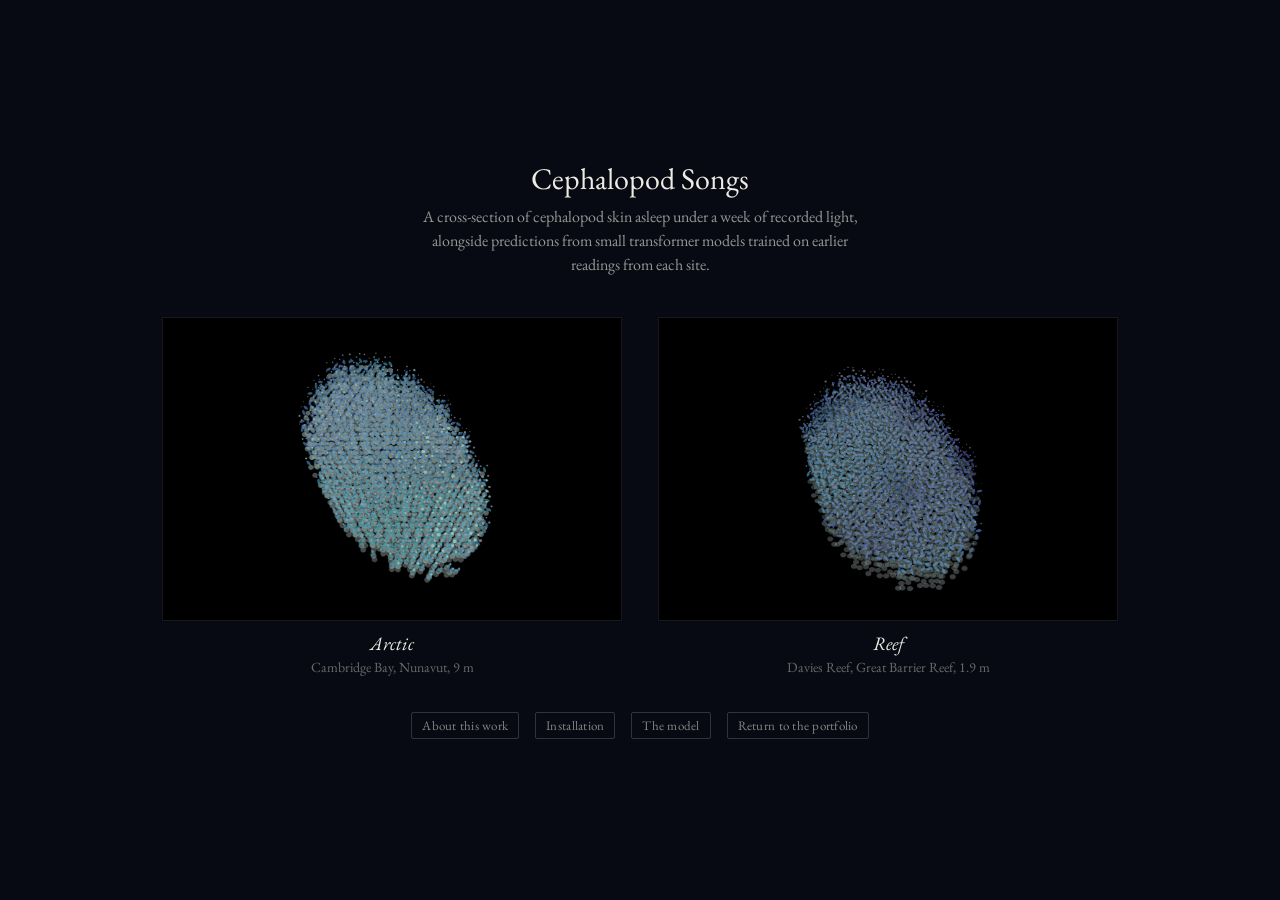
<file: cephalopod-song.html>
<!DOCTYPE html>
<html lang="en">
<head>
<meta charset="utf-8">
<meta name="viewport" content="width=device-width, initial-scale=1, viewport-fit=cover">
<title>Cephalopod Songs</title>
<link rel="preconnect" href="https://fonts.googleapis.com">
<link href="https://fonts.googleapis.com/css2?family=EB+Garamond:ital,wght@0,400;0,500;1,400&display=swap" rel="stylesheet">
<style>
  :root { --night: #070a12; --light: #eeebe4; --gilt: #d9b25a; --soft: rgba(238,235,228,.62); --faint: rgba(238,235,228,.42); box-sizing: border-box; }
  *, *::before, *::after { box-sizing: inherit; }
  body { margin: 0; background: var(--night); color: var(--light); font-family: "EB Garamond", Garamond, Georgia, serif; font-size: 16px; }
  [hidden] { display: none !important; }
  .link { font: inherit; font-size: 13px; letter-spacing: .02em; color: rgba(238,235,228,.55); background: transparent; border: 1px solid rgba(238,235,228,.18); padding: 4px 10px; cursor: pointer; border-radius: 2px; text-decoration: none; transition: color .3s, border-color .3s; }
  .link:hover { color: rgba(238,235,228,.9); border-color: rgba(238,235,228,.45); }
  a:focus-visible { outline: 2px solid var(--gilt); outline-offset: 3px; }

  /* the cover: the title, the two records, and the lines beneath */
  #cover { min-height: 100vh; display: flex; flex-direction: column; justify-content: center; align-items: center; padding: calc(40px + env(safe-area-inset-top, 0px)) 24px calc(40px + env(safe-area-inset-bottom, 0px)); text-align: center; }
  #cover h1 { font-weight: 400; font-size: 30px; line-height: 1.2; margin: 0; }
  #cover .sub { color: var(--soft); margin: 8px auto 0; max-width: 58ch; line-height: 1.5; }
  .records { display: flex; flex-wrap: wrap; justify-content: center; gap: 28px 36px; margin: 40px 0 36px; }
  .record { display: block; text-decoration: none; color: var(--light); width: min(460px, 100%); }
  .record img { display: block; width: 100%; aspect-ratio: 1300 / 860; object-fit: cover; background: #000; border: 1px solid rgba(238,235,228,.1); transition: border-color .3s; }
  .record:hover img { border-color: rgba(238,235,228,.4); }
  .record .name { margin: 10px 0 0; font-size: 19px; }
  .record .where { margin: 2px 0 0; color: var(--faint); font-size: 14px; }
  .lines { display: flex; flex-wrap: wrap; justify-content: center; gap: 10px 16px; }

  /* about the work, the thread studies, the model */
  .reading { max-width: 64ch; margin: 0 auto; padding: calc(40px + env(safe-area-inset-top, 0px)) 24px calc(56px + env(safe-area-inset-bottom, 0px)); line-height: 1.6; font-size: 18px; }
  .reading h1 { font-weight: 400; font-size: 30px; line-height: 1.2; margin: 0; }
  .reading .sub { color: var(--soft); margin: 8px 0 36px; }
  #about h1 { margin-bottom: 36px; }
  .reading h2 { font-weight: 400; font-style: italic; font-size: 19px; color: var(--gilt); margin: 34px 0 6px; }
  .reading p { margin: 0 0 12px; }
  .reading .colophon { color: var(--faint); font-size: 15.5px; margin-top: 40px; }
  .reading .nav { display: flex; flex-wrap: wrap; gap: 10px; margin: 0 0 32px; }
  .reading .nav.end { margin: 28px 0 0; }
  .reading p a { color: var(--light); text-decoration: underline; text-decoration-color: rgba(217,178,90,.6); text-underline-offset: 3px; }
  .reading p a:hover { text-decoration-color: var(--gilt); }
  #studies, #projection { max-width: 92ch; }
  #projection .intro { margin: 24px 0 8px; }
  #studies h1, #projection h1 { margin-bottom: 8px; }
  #studies .sub, #projection .sub { margin-bottom: 0; }
  #studies figure, #projection figure { margin: 28px 0 0; }
  #studies figure img, #projection figure img { display: block; width: 100%; height: auto; border: 1px solid rgba(238,235,228,.08); }
  #studies figcaption, #projection figcaption { color: var(--soft); font-size: 15.5px; line-height: 1.5; margin: 10px 0 0; }
  #studies figcaption a { color: inherit; text-decoration: underline dotted; }
  #studies figure.study iframe, #projection figure.study iframe { display: block; width: 100%; aspect-ratio: 16 / 10; border: 1px solid rgba(238,235,228,.08); background: #070a12; }
  #model { max-width: 92ch; }
  #model pre { font-size: 13px; line-height: 1.55; margin: 0; padding: 20px 22px; overflow-x: auto; background: rgba(238,235,228,.03); border: 1px solid rgba(238,235,228,.1); border-radius: 2px; }
  #model code { font-family: ui-monospace, "SF Mono", Menlo, Consolas, "Liberation Mono", monospace; font-size: 13px; line-height: 1.55; color: rgba(238,235,228,.82); white-space: pre; }
  @media (max-width: 640px) { .reading { font-size: 17px; } .reading h1, #cover h1 { font-size: 25px; } #model code { font-size: 12px; } }
</style>
<!-- Statcounter -->
<script>var sc_project=13358656; var sc_invisible=1; var sc_security="503b06b8";</script>
<script src="https://www.statcounter.com/counter/counter.js" async></script>
<noscript><div class="statcounter"><a title="Web Analytics Made Easy - Statcounter" href="https://statcounter.com/" target="_blank"><img class="statcounter" src="https://c.statcounter.com/13358656/0/503b06b8/1/" alt="Web Analytics Made Easy - Statcounter" referrerPolicy="no-referrer-when-downgrade"></a></div></noscript>
</head>
<body>
<main id="cover">
  <h1>Cephalopod Songs</h1>
  <p class="sub">A cross-section of cephalopod skin asleep under a week of recorded light, alongside predictions from small transformer models trained on earlier readings from each site.</p>
  <div class="records">
    <a class="record" href="cephalopod-song-arctic.html"><img src="cephalopod-song/still-arctic.png" alt="The same skin at night in a green dream, dim and blue-green."><p class="name"><i>Arctic</i></p><p class="where">Cambridge Bay, Nunavut, 9 m</p></a>
    <a class="record" href="cephalopod-song-reef.html"><img src="cephalopod-song/still-reef.png" alt="A slab of cephalopod skin seen in section under daylight: pale discs over blue plates over white."><p class="name"><i>Reef</i></p><p class="where">Davies Reef, Great Barrier Reef, 1.9 m</p></a>
  </div>
  <div class="lines">
    <a class="link" href="#about">About this work</a>
    <a class="link" href="cephalopod-song-arctic-projection.html">Installation</a>
    <a class="link" href="#model">The model</a>
    <a class="link" href="recent-work.html#w-cephalopod-song">Return to the portfolio</a>
  </div>
</main>

<article id="about" class="reading" hidden>
  <div class="nav"><a class="link" href="#">Return to the cover</a><a class="link" href="cephalopod-song-arctic-projection.html">Installation</a></div>
  <h1>Cephalopod Songs</h1>

  <h2>Skin</h2>
  <p>A floating image depicts the structure of cephalopod skin in cross-section, slowly turning. The work was inspired by Peter Godfrey-Smith&rsquo;s account in <i>Other Minds: The Octopus, the Sea, and the Deep Origins of Consciousness</i>, of how cephalopods change the colour of their skin.</p>
  <p>At the surface are the chromatophores: sacs of yellow, red, and brown pigment that open and close. Beneath them are the iridophores: thin, tilted plates that reflect a narrow band of colour, shifting as they turn and flashing silver when seen face-on. At the base are the leucophores: white cells that reflect whatever light reaches them. As light passes down through the pigment sacs, it reflects upward from the layers beneath and travels back up through them. The Merge slider closes the three layers into a single surface, where the colours are produced through their interaction.</p>

  <h2>The light</h2>
  <p>The patterns of light are drawn from actual records. In <i>Reef</i>, the data comes from light measured by a sensor 1.9 metres below the surface at Davies Reef, in the central Great Barrier Reef, with readings taken every ten minutes. In <i>Arctic</i>, it comes from a radiometer 9 metres below the surface in Cambridge Bay, Nunavut, with readings taken every minute. Both use the first week of September 2024. At the default pace, a day passes in four minutes. The Pace slider ranges from one day in ten minutes to one day in one minute.</p>

  <h2>Sleep</h2>
  <p>The octopus sleeps according to the rhythm described by Medeiros and colleagues (2021): periods of quiet sleep, when it is pale and still, interrupted every thirty to forty minutes by an active sleep lasting less than a minute, during which the skin moves through changing colours. Quiet sleep passes at ten times its natural speed and active sleep at twice its natural speed, so that the changes are visible.</p>

  <h2>Transformer echo</h2>
  <p>Beneath the three visible layers lies a fourth, fainter one: an echo. A <a href="#model">small transformer</a> was trained for each work on readings from its own sensor during July and August 2024, at ten-minute intervals. Neither was trained on the September week used in the work. As the work runs, the model receives the previous six hours of readings and predicts the next one.</p>
  <p>The echo repeats the structure of the skin. It is faint and grey when the model&rsquo;s prediction is accurate, and brighter and coloured when it is wrong. It is amber when the model predicted more light than was measured, and blue when the measured light exceeded its prediction.</p>
  <p>The model has learned the daily cycle, so at dawn and dusk the two skins tend to move together, with the echo following only slightly behind the measured light. It cannot anticipate an individual cloud, so under changing cloud cover they separate: the skin flickers while the echo changes colour in response to the model&rsquo;s errors. The model runs locally in the page.</p>

  <h2>Sound</h2>
  <p>Changes in light generate the notes: a note sounds only when the light moves by a set amount. Its pitch corresponds to the level of light. Dawn therefore rises, dusk falls, and a steady noon remains silent.</p>
  <p>Each note is answered by the model, an octave beneath the note it predicted. It is in tune when its prediction is accurate, and out of tune when the observed light differs from what was expected.</p>
  <p>During active sleep, a low chord rocks between two harmonies like a lullaby, voiced according to the colours displayed by the chromatophores. Night introduces a hollow fifth. Beneath this is a layer of filtered noise resembling the sound of water, which rises and falls with the level of darkness.</p>
  <p>The key is B minor.</p>

  <h2>Sources</h2>
  <p>Light, <i>Reef</i>: Australian Institute of Marine Science (AIMS). (2009). <i>Northern Australia Automated Marine Weather and Oceanographic Stations</i>. Davies Reef Base Station, photosynthetically active radiation at 1.9 m, 1 to 7 September 2024. <a href="https://doi.org/10.25845/5c09bf93f315d" target="_blank" rel="noopener">doi:10.25845/5c09bf93f315d</a>, accessed 4 October 2026. Licensed under CC BY 3.0 AU.</p>
  <p>Light, <i>Arctic</i>: Ocean Networks Canada Society. (2024). <i>Cambridge Bay Radiometer Deployed 2024-08-29</i>. Photosynthetically active radiation at 9 m, 1 to 7 September 2024. <a href="https://doi.org/10.34943/3c374d6d-a870-48e1-9889-93344357bb05" target="_blank" rel="noopener">doi:10.34943/3c374d6d-a870-48e1-9889-93344357bb05</a>, accessed 5 October 2026. Licensed under CC BY 4.0.</p>
  <p>Sleep: Medeiros, S.L.S. et al. (2021). Cyclic alternation of quiet and active sleep states in the octopus. <i>iScience</i> 24(4), 102223. <a href="https://doi.org/10.1016/j.isci.2021.102223" target="_blank" rel="noopener">doi:10.1016/j.isci.2021.102223</a></p>
  <p>Skin: Godfrey-Smith, P. (2016). <i>Other Minds: The Octopus, the Sea, and the Deep Origins of Consciousness</i>. New York: Farrar, Straus and Giroux.</p>
  <p>Model: two transformers of the same design (36 readings of context, 24 dimensions, 2 heads, 10,537 weights each), one trained on each station&rsquo;s July and August 2024 readings, running in the pages. Designed by the artist; built and trained by Claude (Anthropic). The model&rsquo;s <a href="#model">code</a> is open source under the MIT Licence.</p>
  <p class="colophon">&copy; 2026 Alexandra Emberley. All rights reserved, except the model&rsquo;s code (MIT Licence) and the light records (CC BY 3.0 AU, AIMS; CC BY 4.0, Ocean Networks Canada).</p>
  <div class="nav end"><a class="link" href="#">Return to the cover</a><a class="link" href="cephalopod-song-arctic-projection.html">Installation</a></div>
</article>

<section id="model" class="reading" hidden>
  <div class="nav"><a class="link" href="#">Return to the cover</a><a class="link" href="#about">About this work</a></div>
  <h1>The model</h1>
  <p class="sub">The small transformer in this work, written in Python with numpy and open source under the MIT Licence. Anyone may read, run, change, and share it. One copy was trained on each light record; the learned numbers each holds after training are inside that work&rsquo;s page. The light records belong to AIMS and Ocean Networks Canada and carry their own licences.</p>
  <pre><code># Cephalopod Songs
# The model: a small transformer, written from scratch in Python with numpy.
# Designed by the artist; built and trained by Claude (Anthropic).
# One copy was trained on each light record; the learned numbers are inside each work&#x27;s page.

&quot;&quot;&quot;A small transformer, in numpy, with its gradients written by hand.
Given the last K readings of light (and the time of day), it predicts the next reading.
Sibling of the Cordyceps Septet model; the same shape, a different question.&quot;&quot;&quot;
import numpy as np

K, D, H, FF, L, FIN = 36, 24, 2, 48, 2, 3    # context (6 h of 10-min readings), width, heads, feed-forward, layers, features per step
DH = D // H

def init(seed=1):
    r = np.random.RandomState(seed); s = lambda *sh: (r.randn(*sh) * 0.08).astype(np.float64)
    P = {&quot;Win&quot;: s(FIN, D), &quot;bin&quot;: np.zeros(D), &quot;pos&quot;: s(K, D), &quot;Wout&quot;: s(D, 1), &quot;bout&quot;: np.zeros(1)}
    for l in range(L):
        P.update({f&quot;Wq{l}&quot;: s(D, D), f&quot;Wk{l}&quot;: s(D, D), f&quot;Wv{l}&quot;: s(D, D), f&quot;Wo{l}&quot;: s(D, D),
                  f&quot;g1{l}&quot;: np.ones(D), f&quot;b1{l}&quot;: np.zeros(D), f&quot;W1{l}&quot;: s(D, FF), f&quot;c1{l}&quot;: np.zeros(FF),
                  f&quot;W2{l}&quot;: s(FF, D), f&quot;c2{l}&quot;: np.zeros(D), f&quot;g2{l}&quot;: np.ones(D), f&quot;b2{l}&quot;: np.zeros(D)})
    return P

def ln_f(x, g, b, eps=1e-5):
    mu = x.mean(-1, keepdims=True); xc = x - mu; var = (xc * xc).mean(-1, keepdims=True); inv = 1 / np.sqrt(var + eps)
    xh = xc * inv; return xh * g + b, (xh, inv, g)
def ln_b(dy, cache):
    xh, inv, g = cache; dg = (dy * xh).sum((0, 1)); db = dy.sum((0, 1)); dxh = dy * g
    dx = inv * (dxh - dxh.mean(-1, keepdims=True) - xh * (dxh * xh).mean(-1, keepdims=True)); return dx, dg, db

def softmax(z): z = z - z.max(-1, keepdims=True); e = np.exp(z); return e / e.sum(-1, keepdims=True)

def forward(P, X, want_attn=False):
    &quot;&quot;&quot;X: (B, K, FIN). Returns prediction (B,) and a cache for backward.&quot;&quot;&quot;
    B = X.shape[0]; h = X @ P[&quot;Win&quot;] + P[&quot;bin&quot;] + P[&quot;pos&quot;]; cache = {&quot;X&quot;: X, &quot;hs&quot;: []}; attns = []
    mask = np.triu(np.ones((K, K)), 1).astype(bool)
    for l in range(L):
        a, c1 = ln_f(h, P[f&quot;g1{l}&quot;], P[f&quot;b1{l}&quot;])
        q = (a @ P[f&quot;Wq{l}&quot;]).reshape(B, K, H, DH).transpose(0, 2, 1, 3); k = (a @ P[f&quot;Wk{l}&quot;]).reshape(B, K, H, DH).transpose(0, 2, 1, 3); v = (a @ P[f&quot;Wv{l}&quot;]).reshape(B, K, H, DH).transpose(0, 2, 1, 3)
        sc = q @ k.transpose(0, 1, 3, 2) / np.sqrt(DH); sc = np.where(mask, -1e9, sc); at = softmax(sc)
        o = (at @ v).transpose(0, 2, 1, 3).reshape(B, K, D); ao = o @ P[f&quot;Wo{l}&quot;]; h2 = h + ao
        f, c2 = ln_f(h2, P[f&quot;g2{l}&quot;], P[f&quot;b2{l}&quot;]); u = f @ P[f&quot;W1{l}&quot;] + P[f&quot;c1{l}&quot;]; r = np.maximum(u, 0); fo = r @ P[f&quot;W2{l}&quot;] + P[f&quot;c2{l}&quot;]; h3 = h2 + fo
        cache[&quot;hs&quot;].append((h, a, c1, q, k, v, at, o, h2, f, c2, u, r)); attns.append(at); h = h3
    last = h[:, -1, :]; y = (last @ P[&quot;Wout&quot;] + P[&quot;bout&quot;])[:, 0]; cache[&quot;last&quot;] = last; cache[&quot;h&quot;] = h
    return (y, cache, attns) if want_attn else (y, cache)

def backward(P, cache, dy):
    &quot;&quot;&quot;dy: (B,) gradient of the loss with respect to the prediction. Returns gradients for every parameter.&quot;&quot;&quot;
    G = {k: np.zeros_like(v) for k, v in P.items()}; B = dy.shape[0]
    G[&quot;Wout&quot;] = cache[&quot;last&quot;].T @ dy[:, None]; G[&quot;bout&quot;] = dy.sum(keepdims=True)
    dh = np.zeros_like(cache[&quot;h&quot;]); dh[:, -1, :] = dy[:, None] * P[&quot;Wout&quot;][:, 0]
    mask = np.triu(np.ones((K, K)), 1).astype(bool)
    for l in reversed(range(L)):
        h, a, c1, q, k, v, at, o, h2, f, c2, u, r = cache[&quot;hs&quot;][l]
        # feed-forward
        dfo = dh; G[f&quot;W2{l}&quot;] += np.einsum(&quot;bkf,bkd-&gt;fd&quot;, r, dfo); G[f&quot;c2{l}&quot;] += dfo.sum((0, 1)); dr = dfo @ P[f&quot;W2{l}&quot;].T; du = dr * (u &gt; 0)
        G[f&quot;W1{l}&quot;] += np.einsum(&quot;bkd,bkf-&gt;df&quot;, f, du); G[f&quot;c1{l}&quot;] += du.sum((0, 1)); df = du @ P[f&quot;W1{l}&quot;].T
        dh2, dg2, db2 = ln_b(df, c2); G[f&quot;g2{l}&quot;] += dg2; G[f&quot;b2{l}&quot;] += db2; dh2 = dh2 + dh
        # attention
        dao = dh2; G[f&quot;Wo{l}&quot;] += np.einsum(&quot;bkd,bke-&gt;de&quot;, o, dao); do = (dao @ P[f&quot;Wo{l}&quot;].T).reshape(B, K, H, DH).transpose(0, 2, 1, 3)
        dat = do @ v.transpose(0, 1, 3, 2); dv = at.transpose(0, 1, 3, 2) @ do
        dsc = at * (dat - (dat * at).sum(-1, keepdims=True)); dsc = np.where(mask, 0, dsc) / np.sqrt(DH)
        dq = dsc @ k; dk = dsc.transpose(0, 1, 3, 2) @ q
        dq = dq.transpose(0, 2, 1, 3).reshape(B, K, D); dk = dk.transpose(0, 2, 1, 3).reshape(B, K, D); dv = dv.transpose(0, 2, 1, 3).reshape(B, K, D)
        G[f&quot;Wq{l}&quot;] += np.einsum(&quot;bkd,bke-&gt;de&quot;, a, dq); G[f&quot;Wk{l}&quot;] += np.einsum(&quot;bkd,bke-&gt;de&quot;, a, dk); G[f&quot;Wv{l}&quot;] += np.einsum(&quot;bkd,bke-&gt;de&quot;, a, dv)
        da = dq @ P[f&quot;Wq{l}&quot;].T + dk @ P[f&quot;Wk{l}&quot;].T + dv @ P[f&quot;Wv{l}&quot;].T
        dh1, dg1, db1 = ln_b(da, c1); G[f&quot;g1{l}&quot;] += dg1; G[f&quot;b1{l}&quot;] += db1; dh = dh1 + dh2
    G[&quot;pos&quot;] += dh.sum(0); G[&quot;bin&quot;] += dh.sum((0, 1)); G[&quot;Win&quot;] += np.einsum(&quot;bkf,bkd-&gt;fd&quot;, cache[&quot;X&quot;], dh)
    return G

def features(lum, t0_index):
    &quot;&quot;&quot;lum: a 1-D array of light levels (0..1); returns per-step features [lum, sin(hour), cos(hour)] with 144 steps a day,
    where t0_index is the index of the step at local midnight.&quot;&quot;&quot;
    n = len(lum); ph = ((np.arange(n) - t0_index) % 144) / 144 * 2 * np.pi
    return np.stack([lum, np.sin(ph), np.cos(ph)], 1)

def windows(F, lum):
    &quot;&quot;&quot;Every window of K steps and the reading that follows it.&quot;&quot;&quot;
    n = len(lum) - K; X = np.stack([F[i:i + K] for i in range(n)]); y = lum[K:K + n]; return X, y

# MIT Licence
#
# Copyright (c) 2026 Alexandra Emberley
#
# Permission is hereby granted, free of charge, to any person obtaining a copy of this software and
# associated documentation files (the &quot;Software&quot;), to deal in the Software without restriction,
# including without limitation the rights to use, copy, modify, merge, publish, distribute,
# sublicense, and/or sell copies of the Software, and to permit persons to whom the Software is
# furnished to do so, subject to the following conditions:
#
# The above copyright notice and this permission notice shall be included in all copies or
# substantial portions of the Software.
#
# THE SOFTWARE IS PROVIDED &quot;AS IS&quot;, WITHOUT WARRANTY OF ANY KIND, EXPRESS OR IMPLIED, INCLUDING BUT
# NOT LIMITED TO THE WARRANTIES OF MERCHANTABILITY, FITNESS FOR A PARTICULAR PURPOSE AND
# NONINFRINGEMENT. IN NO EVENT SHALL THE AUTHORS OR COPYRIGHT HOLDERS BE LIABLE FOR ANY CLAIM,
# DAMAGES OR OTHER LIABILITY, WHETHER IN AN ACTION OF CONTRACT, TORT OR OTHERWISE, ARISING FROM,
# OUT OF OR IN CONNECTION WITH THE SOFTWARE OR THE USE OR OTHER DEALINGS IN THE SOFTWARE.
</code></pre>
  <div class="nav end"><a class="link" href="#">Return to the cover</a><a class="link" href="#about">About this work</a></div>
</section>

<script>
  // pages in one file: the cover, about the work, and the model
  const views = { "#about": "about", "#model": "model" };
  function show() {
    const v = views[location.hash] || "cover";
    for (const id of ["cover", "about", "model"]) document.getElementById(id).hidden = id !== v;
    window.scrollTo(0, 0);
  }
  addEventListener("hashchange", show); show();
</script>
</body>
</html>
</file>
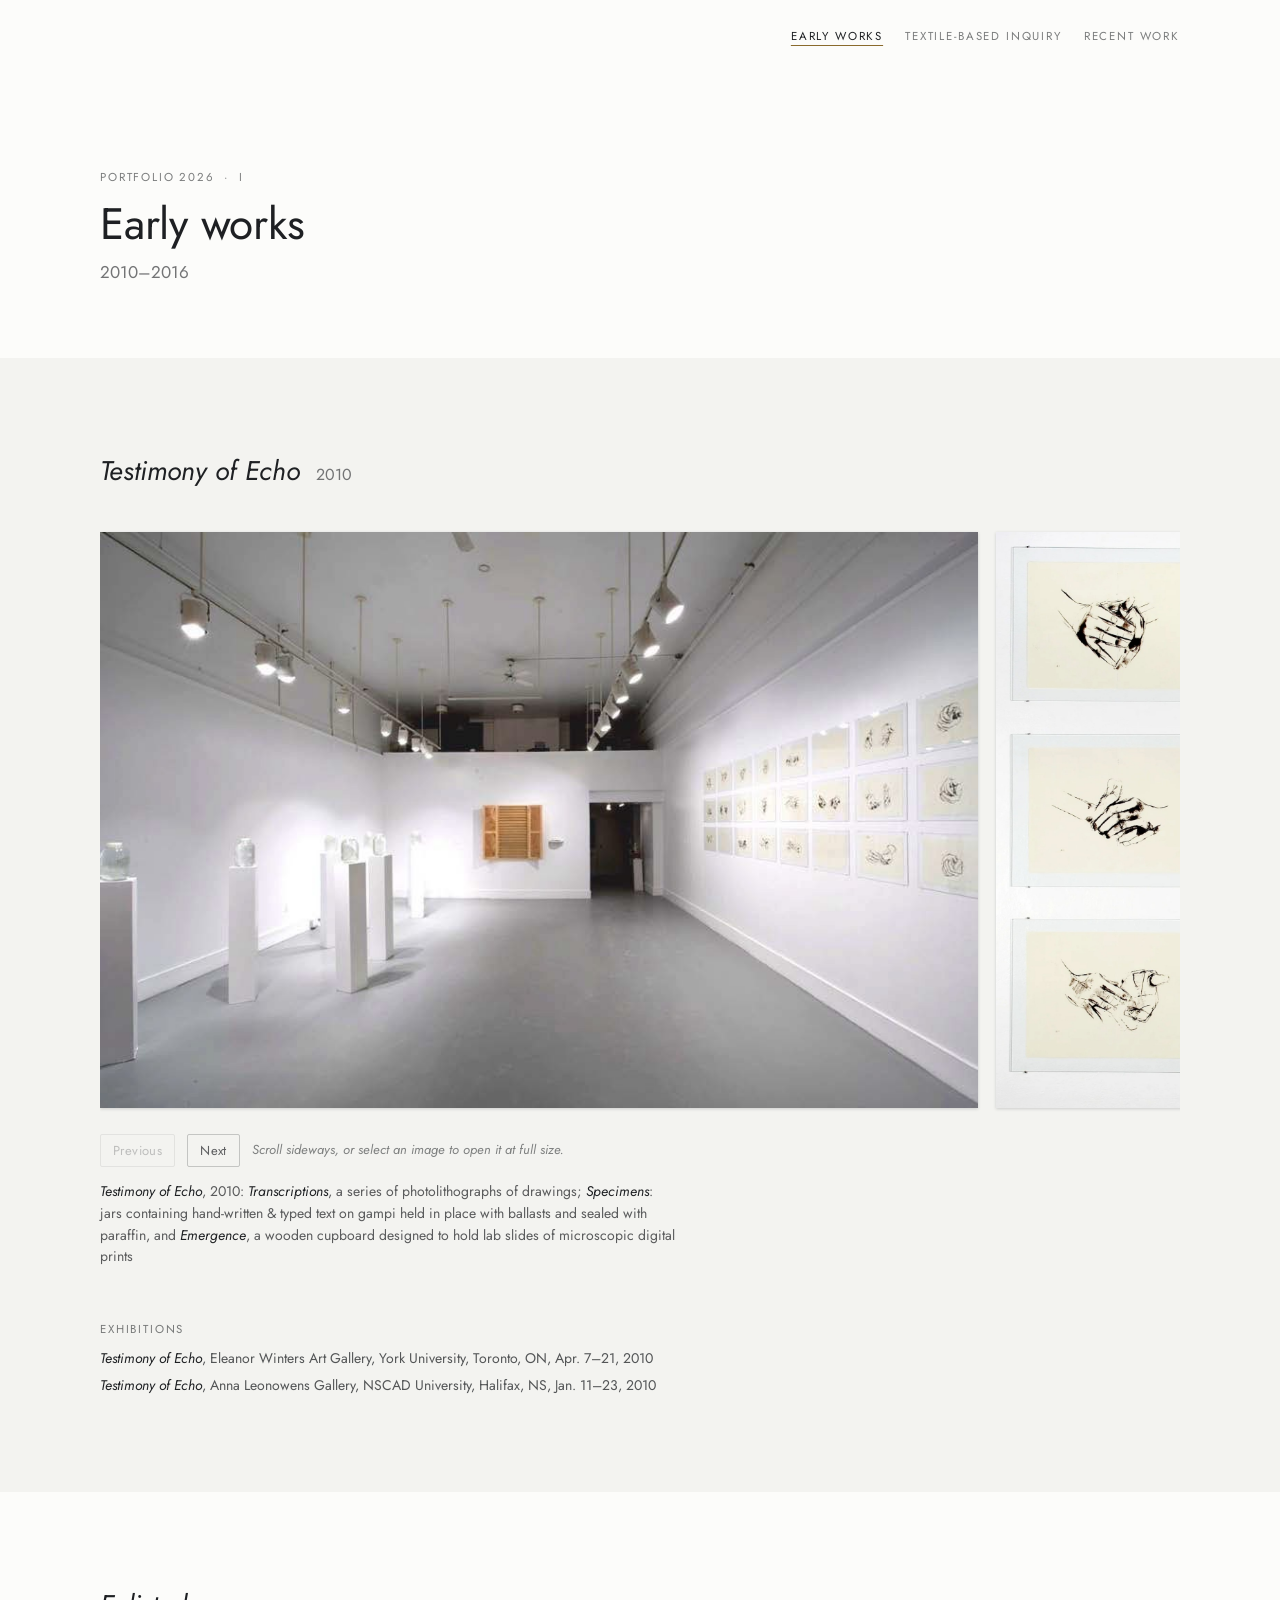
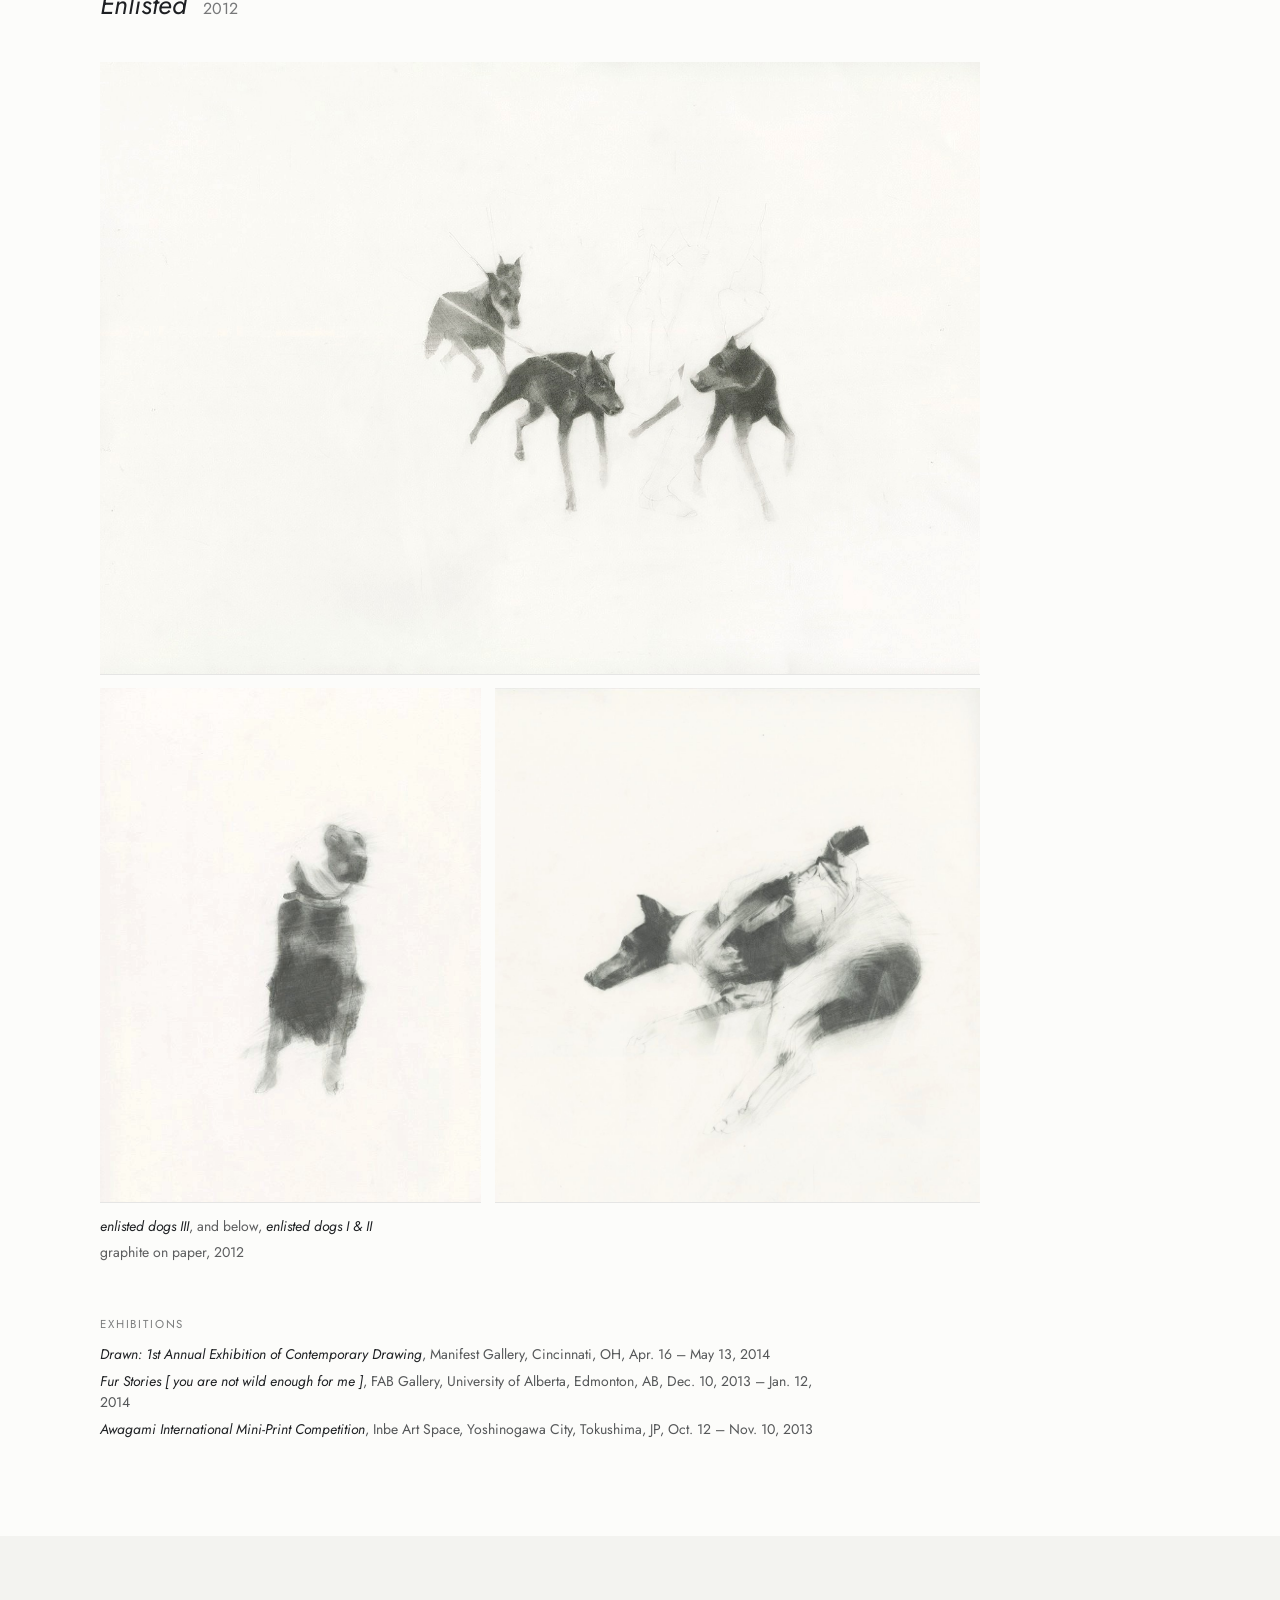
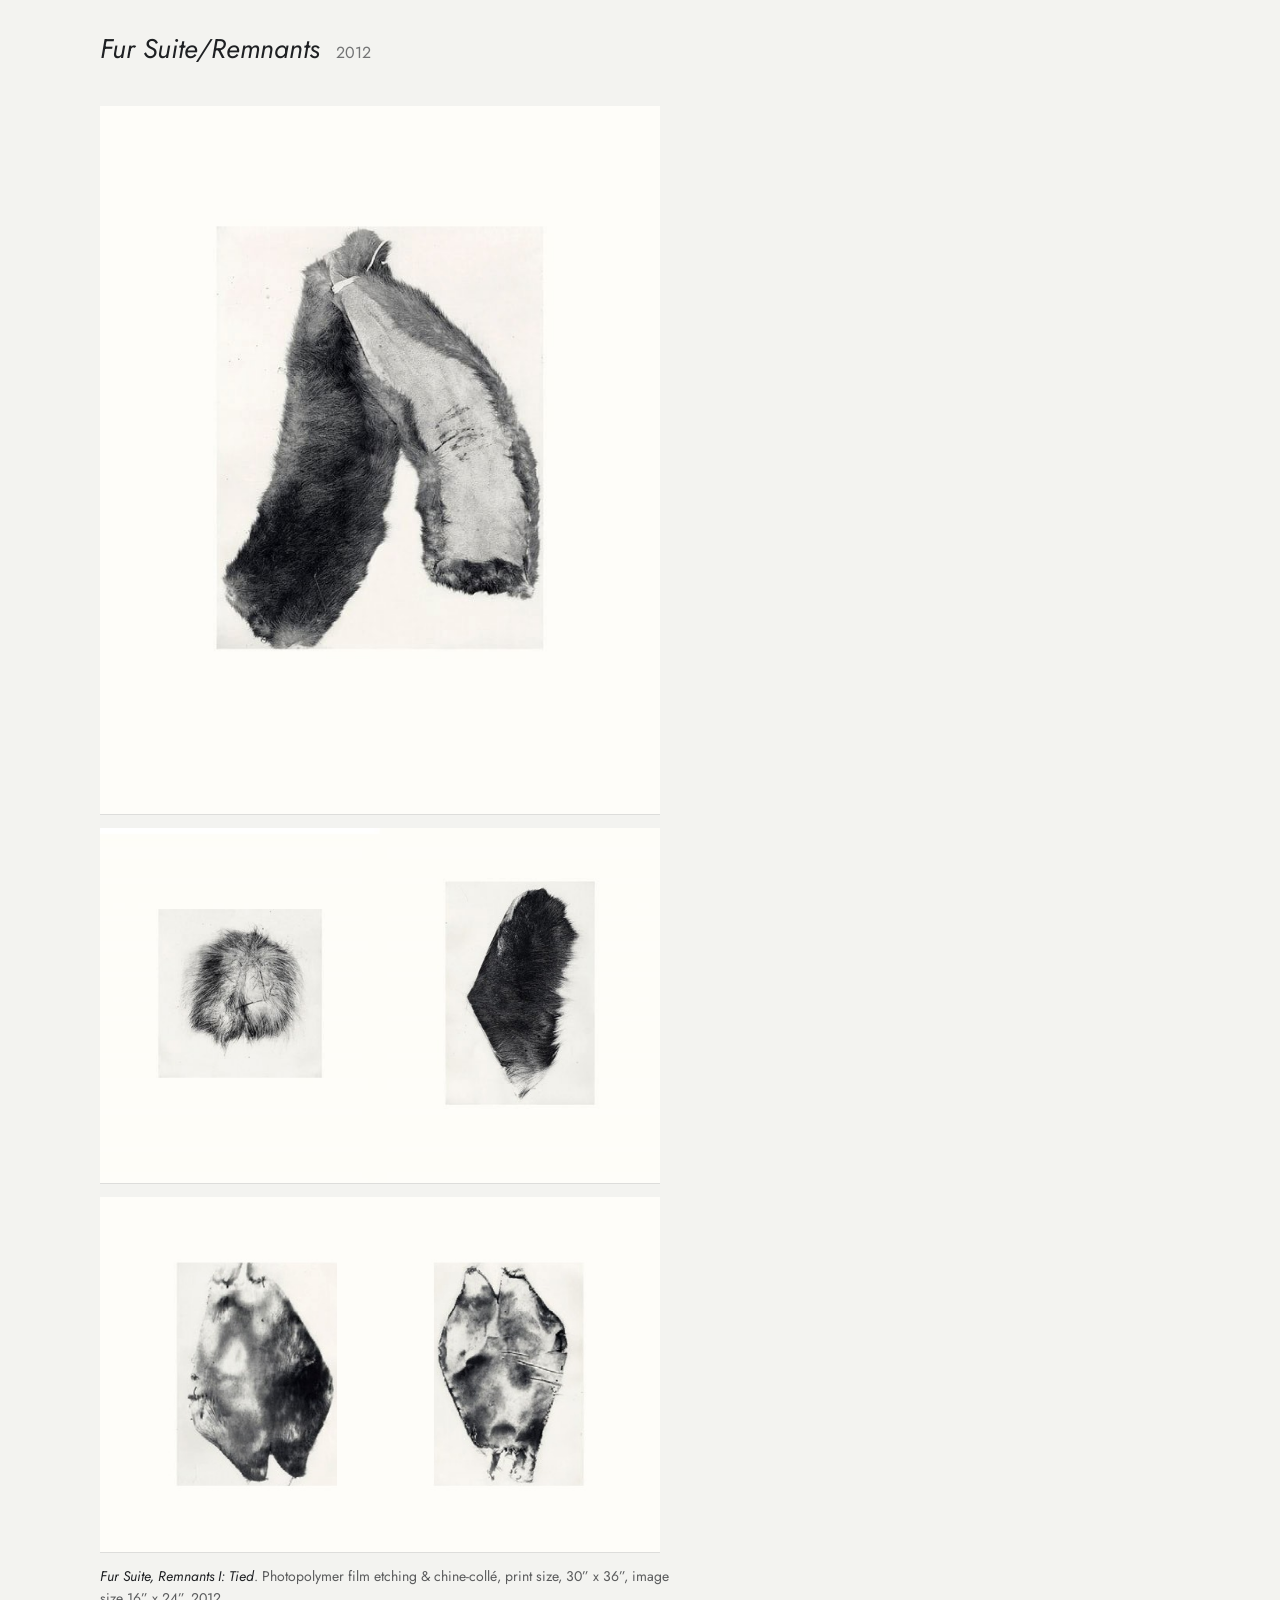
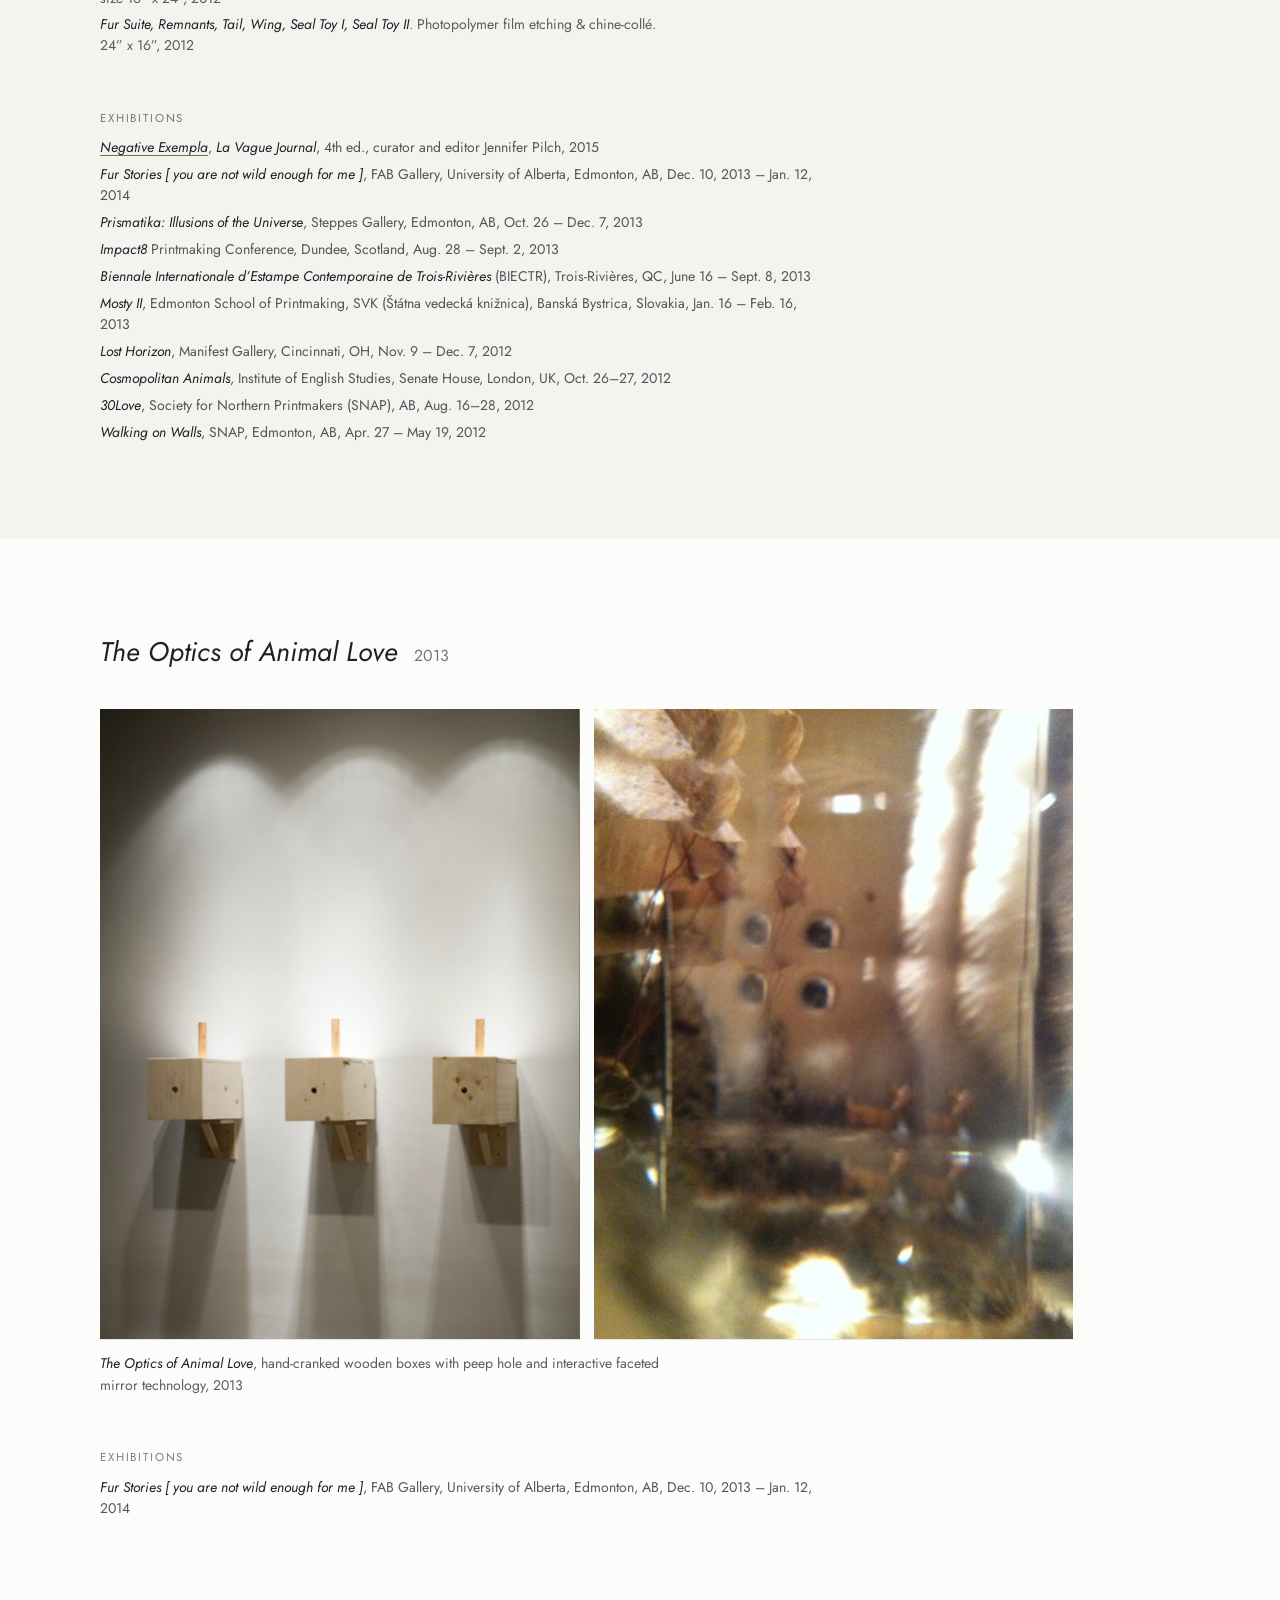
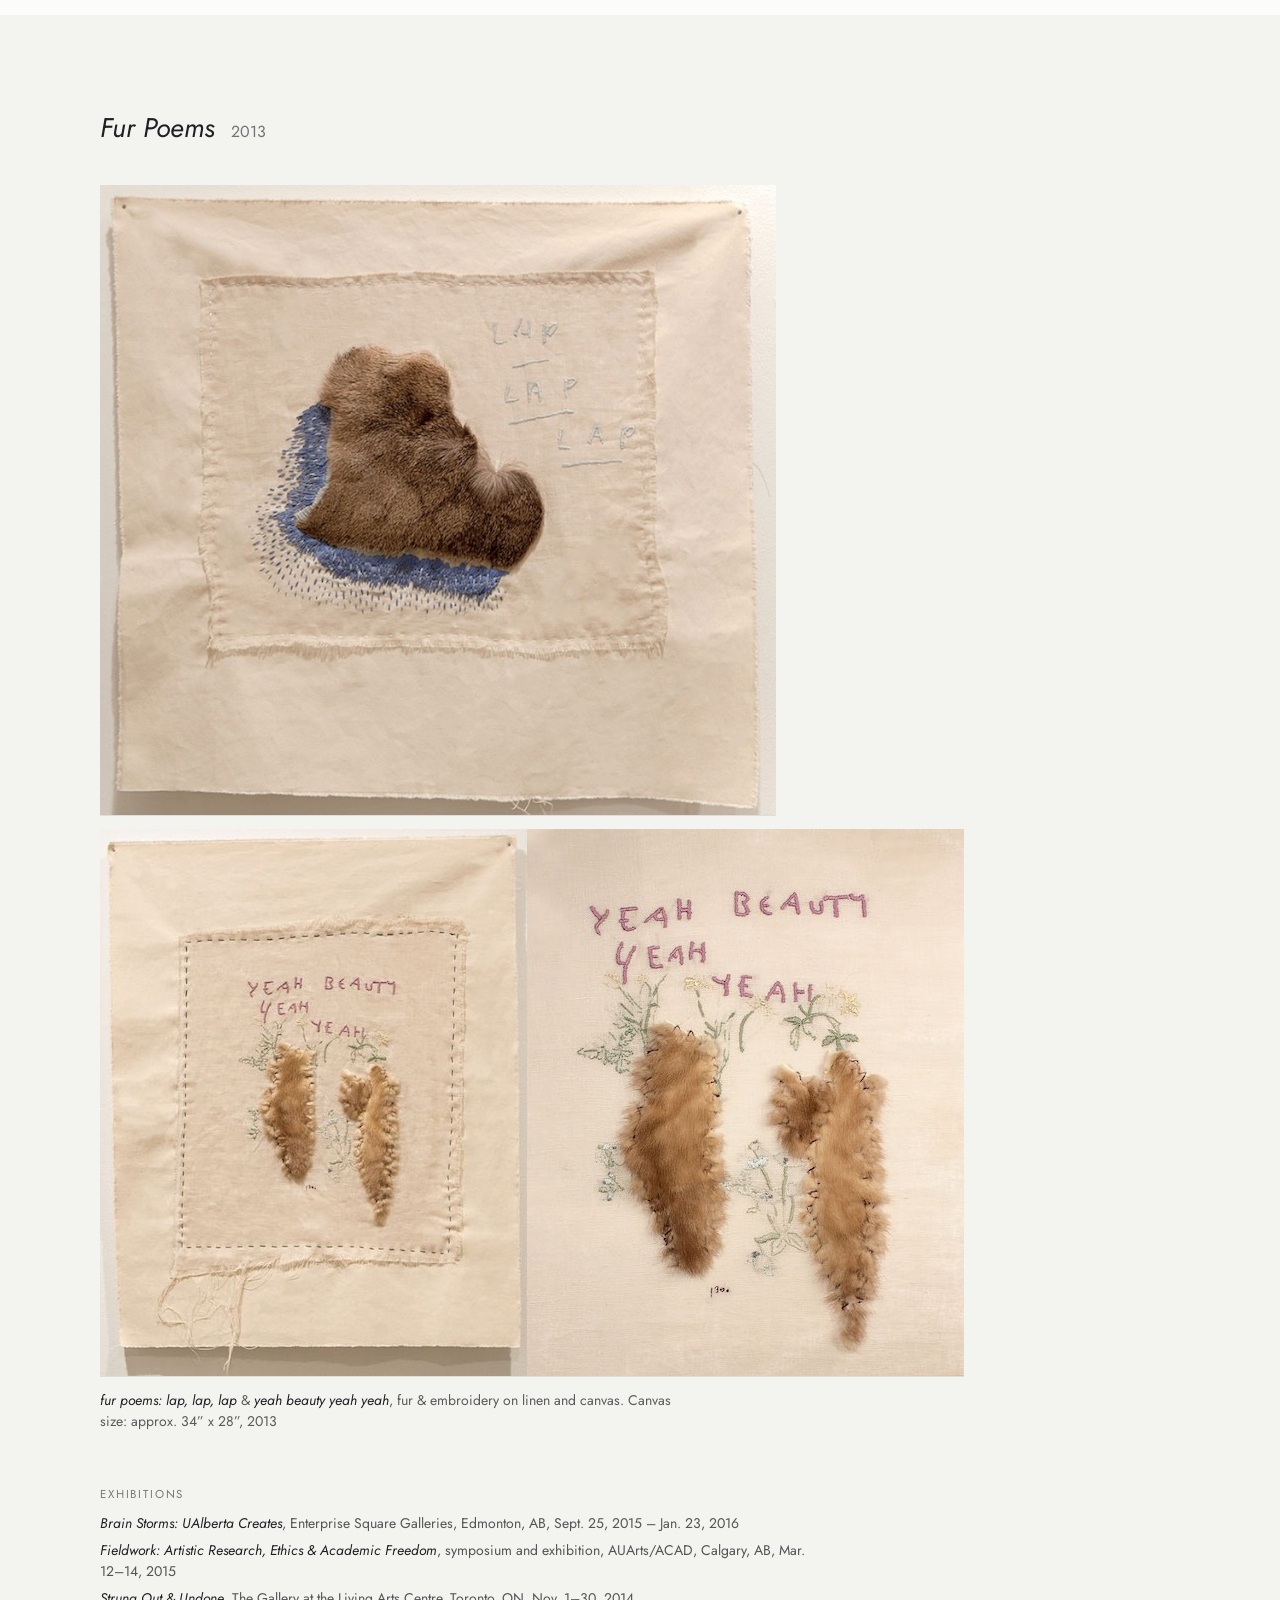
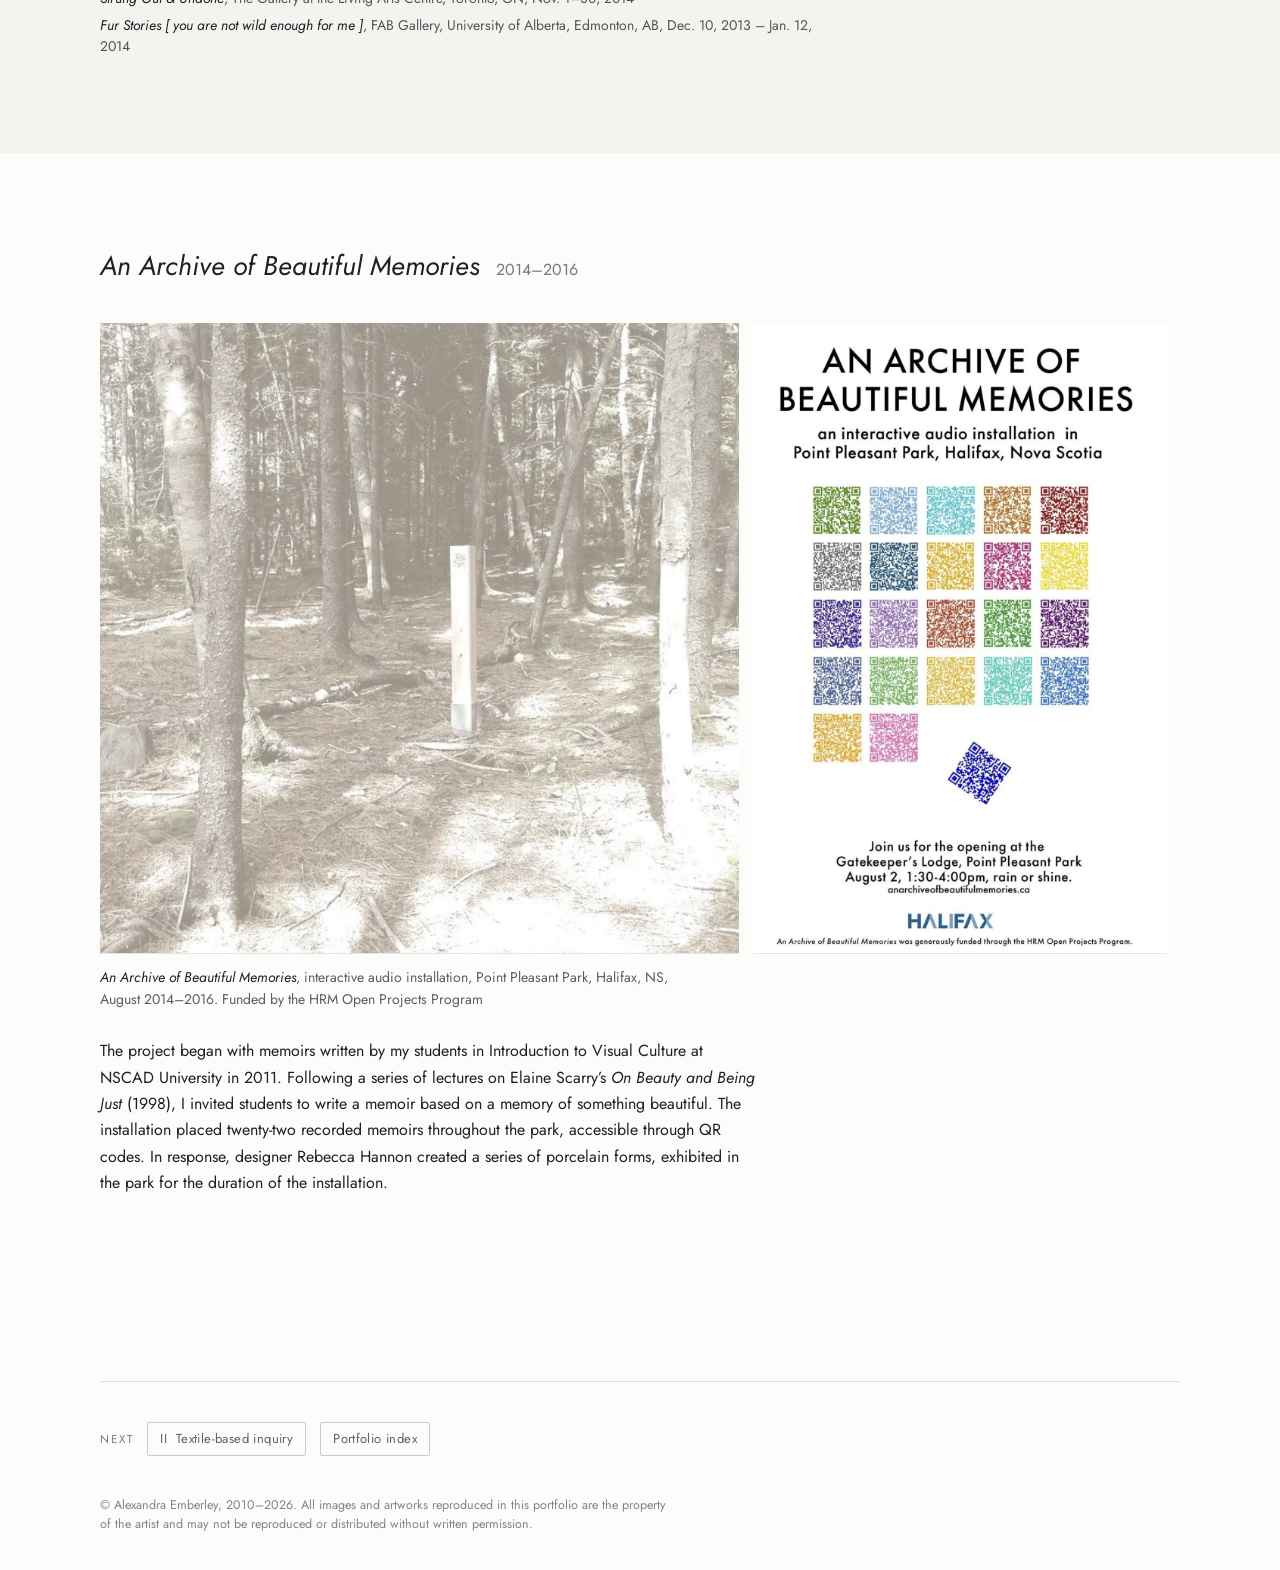
<file: early-works.html>
<!DOCTYPE html>
<html lang="en">
<head>
<meta charset="utf-8">
<meta name="viewport" content="width=device-width, initial-scale=1, viewport-fit=cover">
<title>Early works · Alexandra Emberley · Portfolio 2026</title>
<link rel="preconnect" href="https://fonts.googleapis.com">
<link rel="preconnect" href="https://fonts.gstatic.com" crossorigin>
<link rel="stylesheet" href="https://fonts.googleapis.com/css2?family=Jost:ital,wght@0,400;0,500;1,400&display=swap">
<link rel="stylesheet" href="css/portfolio.css?v=york3">
</head>
<body>
<header class="band masthead" style="--ground:#fcfcfa">
  <div class="inner">
    <nav aria-label="Portfolio sections">
      <ul class="sections">
        <li><a href="early-works.html" aria-current="page">Early works</a></li>
        <li><a href="textile-based-inquiry.html">Textile-based inquiry</a></li>
        <li><a href="recent-work.html">Recent work</a></li>
      </ul>
    </nav>
  </div>
</header>

<main>
  <section class="band opener" style="--ground:#fcfcfa" aria-labelledby="section-title">
    <div class="inner">
      <span class="label">Portfolio 2026 &nbsp;·&nbsp; I</span>
      <h1 id="section-title">Early works</h1>
      <p class="dates">2010–2016</p>
    </div>
  </section>

  <article class="band work" style="--ground:#f3f3f0" aria-labelledby="w-testimony">
    <div class="inner">
      <header class="work-head">
        <h2 id="w-testimony">Testimony of Echo</h2>
        <p class="year">2010</p>
      </header>

      <figure class="plate">
        <div class="plate-media">
        <div class="book">
          <div class="pages" tabindex="0" role="region" aria-label="Testimony of Echo, six views. Scroll sideways.">
          <a class="page" href="images/early/testimony-of-echo-installation.jpg" target="_blank" rel="noopener"><img src="images/early/testimony-of-echo-installation.jpg" width="927" height="608" style="--ar:1.5247;--h:608px" loading="lazy" alt="Gallery view of Testimony of Echo: glass jars on white plinths at left, a wooden cupboard on the far wall, and three rows of framed drawings of hands along the right wall."></a>
          <a class="page" href="images/early/testimony-of-echo-transcriptions.jpg" target="_blank" rel="noopener"><img src="images/early/testimony-of-echo-transcriptions.jpg" width="1404" height="1668" style="--ar:0.8417;--h:1668px" loading="lazy" alt="Six framed photolithographs in two columns, each a loose drawing of hands in sepia on cream paper; the last sheet is blank, torn from the top."></a>
          <a class="page" href="images/early/testimony-of-echo-specimen.jpg" target="_blank" rel="noopener"><img src="images/early/testimony-of-echo-specimen.jpg" width="460" height="705" style="--ar:0.6525;--h:705px" loading="lazy" alt="A glass jar on a plinth holding strips of gampi paper with handwritten text, with framed drawings of hands on the wall behind."></a>
          <a class="page" href="images/early/testimony-of-echo-gampi.jpg" target="_blank" rel="noopener"><img src="images/early/testimony-of-echo-gampi.jpg" width="466" height="705" style="--ar:0.6610;--h:705px" loading="lazy" alt="Close view of translucent gampi strips carrying typed and handwritten lines."></a>
          <a class="page" href="images/early/testimony-of-echo-emergence-cupboard.jpg" target="_blank" rel="noopener"><img src="images/early/testimony-of-echo-emergence-cupboard.jpg" width="968" height="643" style="--ar:1.5054;--h:643px" loading="lazy" alt="A pale wooden cupboard with its doors open, the interior fitted with rows of narrow slots, and a small shelf mounted beside it."></a>
          <a class="page" href="images/early/testimony-of-echo-emergence-shelves.jpg" target="_blank" rel="noopener"><img src="images/early/testimony-of-echo-emergence-shelves.jpg" width="968" height="643" style="--ar:1.5054;--h:643px" loading="lazy" alt="Detail of the cupboard&#x27;s wooden shelves holding small slides of microscopic prints."></a>
          </div>
          <div class="book-controls">
            <button type="button" class="btn" data-turn="-1">Previous</button>
            <button type="button" class="btn" data-turn="1">Next</button>
            <span class="hint">Scroll sideways, or select an image to open it at full size.</span>
          </div>
        </div>
        </div>
        <figcaption><i>Testimony of Echo</i>, 2010: <i>Transcriptions</i>, a series of photolithographs of drawings; <i>Specimens</i>: jars containing hand-written &amp; typed text on gampi held in place with ballasts and sealed with paraffin, and <i>Emergence</i>, a wooden cupboard designed to hold lab slides of microscopic digital prints</figcaption>
      </figure>
      <div class="shows">
        <div>
          <span class="label">Exhibitions</span>
          <ul>
          <li><i>Testimony of Echo</i>, Eleanor Winters Art Gallery, York University, Toronto, ON, Apr. 7–21, 2010</li>
          <li><i>Testimony of Echo</i>, Anna Leonowens Gallery, NSCAD University, Halifax, NS, Jan. 11–23, 2010</li>
          </ul>
        </div>
      </div>
    </div>
  </article>

  <article class="band work" style="--ground:#fcfcfa" aria-labelledby="w-enlisted">
    <div class="inner">
      <header class="work-head">
        <h2 id="w-enlisted">Enlisted</h2>
        <p class="year">2012</p>
      </header>

      <figure class="plate">
        <div class="plate-media">
        <div class="stack" style="max-width:880px">
        <img src="images/early/enlisted-dogs-iiii.jpg" width="1440" height="1002"
             alt="Graphite drawing of three dark dogs in motion, lightly sketched against an empty ground.">
        <div class="row" style="--mw:1363px;--sum:1.687;--gaps:14px">
          <img src="images/early/enlisted-dogs-i.jpg" width="594" height="800" style="--ar:0.743"
             alt="Graphite drawing of a dog standing upright, its form dissolving into the pale paper.">
          <img src="images/early/enlisted-dogs-iii.jpg" width="1000" height="1059" style="--ar:0.944"
             alt="Graphite drawing of a spotted dog lying on its side, head raised.">
        </div>
        </div>
        </div>
        <figcaption><span class="line"><i>enlisted dogs III</i>, and below, <i>enlisted dogs I &amp; II</i></span><span class="line">graphite on paper, 2012</span></figcaption>
      </figure>
      <div class="shows">
        <div>
          <span class="label">Exhibitions</span>
          <ul>
          <li><i>Drawn: 1st Annual Exhibition of Contemporary Drawing</i>, Manifest Gallery, Cincinnati, OH, Apr. 16 – May 13, 2014</li>
          <li><i>Fur Stories [ you are not wild enough for me ]</i>, FAB Gallery, University of Alberta, Edmonton, AB, Dec. 10, 2013 – Jan. 12, 2014</li>
          <li><i>Awagami International Mini-Print Competition</i>, Inbe Art Space, Yoshinogawa City, Tokushima, JP, Oct. 12 – Nov. 10, 2013</li>
          </ul>
        </div>
      </div>
    </div>
  </article>

  <article class="band work" style="--ground:#f3f3f0" aria-labelledby="w-fursuite">
    <div class="inner">
      <header class="work-head">
        <h2 id="w-fursuite">Fur Suite/Remnants</h2>
        <p class="year">2012</p>
      </header>

      <figure class="plate">
        <div class="plate-media">
        <div class="stack" style="max-width:560px">
        <img src="images/early/fur-suite-remnants-i-tied.jpg" width="632" height="800"
             alt="Photopolymer etching in greys of a fur remnant, folded and tied.">
        <img src="images/early/fur-suite-remnants-a.jpg" width="718" height="455"
             alt="Two photopolymer etchings side by side: a round tuft of fur and a dark, diamond-shaped pelt fragment.">
        <img src="images/early/fur-suite-remnants-bc.jpg" width="718" height="455"
             alt="Two photopolymer etchings side by side: flattened fur toys, one pale at its centre and dark at its edges, the other with dark, mottled fur.">
        </div>
        </div>
        <figcaption><span class="line"><i>Fur Suite, Remnants I: Tied</i>. Photopolymer film etching &amp; chine-collé, print size, 30” x 36”, image size 16” x 24”, 2012</span><span class="line"><i>Fur Suite, Remnants, Tail, Wing, Seal Toy I, Seal Toy II</i>. Photopolymer film etching &amp; chine-collé. 24” x 16”, 2012</span></figcaption>
      </figure>
      <div class="shows">
        <div>
          <span class="label">Exhibitions</span>
          <ul>
          <li><a href="http://lavaguejournal.com/lavague04/index.php" target="_blank" rel="noopener"><i>Negative Exempla</i></a>, <i>La Vague Journal</i>, 4th ed., curator and editor Jennifer Pilch, 2015</li>
          <li><i>Fur Stories [ you are not wild enough for me ]</i>, FAB Gallery, University of Alberta, Edmonton, AB, Dec. 10, 2013 – Jan. 12, 2014</li>
          <li><i>Prismatika: Illusions of the Universe</i>, Steppes Gallery, Edmonton, AB, Oct. 26 – Dec. 7, 2013</li>
          <li><i>Impact8</i> Printmaking Conference, Dundee, Scotland, Aug. 28 – Sept. 2, 2013</li>
          <li><i>Biennale Internationale d’Estampe Contemporaine de Trois-Rivières</i> (BIECTR), Trois-Rivières, QC, June 16 – Sept. 8, 2013</li>
          <li><i>Mosty II</i>, Edmonton School of Printmaking, SVK (Štátna vedecká knižnica), Banská Bystrica, Slovakia, Jan. 16 – Feb. 16, 2013</li>
          <li><i>Lost Horizon</i>, Manifest Gallery, Cincinnati, OH, Nov. 9 – Dec. 7, 2012</li>
          <li><i>Cosmopolitan Animals</i>, Institute of English Studies, Senate House, London, UK, Oct. 26–27, 2012</li>
          <li><i>30Love</i>, Society for Northern Printmakers (SNAP), AB, Aug. 16–28, 2012</li>
          <li><i>Walking on Walls</i>, SNAP, Edmonton, AB, Apr. 27 – May 19, 2012</li>
          </ul>
        </div>
      </div>
    </div>
  </article>

  <article class="band work" style="--ground:#fcfcfa" aria-labelledby="w-optics">
    <div class="inner">
      <header class="work-head">
        <h2 id="w-optics">The Optics of Animal Love</h2>
        <p class="year">2013</p>
      </header>

      <figure class="plate">
        <div class="plate-media">
        <div class="row" style="--mw:1935px;--sum:1.523;--gaps:14px">
          <img src="images/early/optics-of-animal-love-boxes.jpg" width="962" height="1261" style="--ar:0.763"
             alt="Three pale wooden boxes mounted on a white wall, each with a peep hole and a short wooden crank, lit from above.">
          <img src="images/early/optics-of-animal-love-view.jpg" width="959" height="1261" style="--ar:0.761"
             alt="The view through a peep hole: faceted mirrors multiplying small figures and fur into a glowing, repeated interior.">
        </div>
        </div>
        <figcaption><i>The Optics of Animal Love</i>, hand-cranked wooden boxes with peep hole and interactive faceted mirror technology, 2013</figcaption>
      </figure>
      <div class="shows">
        <div>
          <span class="label">Exhibitions</span>
          <ul>
          <li><i>Fur Stories [ you are not wild enough for me ]</i>, FAB Gallery, University of Alberta, Edmonton, AB, Dec. 10, 2013 – Jan. 12, 2014</li>
          </ul>
        </div>
      </div>
    </div>
  </article>

  <article class="band work" style="--ground:#f3f3f0" aria-labelledby="w-furpoems">
    <div class="inner">
      <header class="work-head">
        <h2 id="w-furpoems">Fur Poems</h2>
        <p class="year">2013</p>
      </header>

      <figure class="plate">
        <div class="plate-media">
        <img src="images/early/fur-poems-lap-lap-lap.jpg" width="792" height="738"
             alt="A square of linen with a piece of brown fur edged in blue embroidery, and faint stitched words above it.">
        <img src="images/early/fur-poems-yeah-beauty.jpg" width="864" height="547"
             alt="Two canvases with strips of fur, pink stitched words reading yeah beauty yeah yeah, and plant forms in green thread.">
        </div>
        <figcaption><i>fur poems: lap, lap, lap</i> &amp; <i>yeah beauty yeah yeah</i>, fur &amp; embroidery on linen and canvas. Canvas size: approx. 34” x 28”, 2013</figcaption>
      </figure>
      <div class="shows">
        <div>
          <span class="label">Exhibitions</span>
          <ul>
          <li><i>Brain Storms: UAlberta Creates</i>, Enterprise Square Galleries, Edmonton, AB, Sept. 25, 2015 – Jan. 23, 2016</li>
          <li><i>Fieldwork: Artistic Research, Ethics &amp; Academic Freedom</i>, symposium and exhibition, AUArts/ACAD, Calgary, AB, Mar. 12–14, 2015</li>
          <li><i>Strung Out &amp; Undone</i>, The Gallery at the Living Arts Centre, Toronto, ON, Nov. 1–30, 2014</li>
          <li><i>Fur Stories [ you are not wild enough for me ]</i>, FAB Gallery, University of Alberta, Edmonton, AB, Dec. 10, 2013 – Jan. 12, 2014</li>
          </ul>
        </div>
      </div>
    </div>
  </article>

  <article class="band work" style="--ground:#fcfcfa" aria-labelledby="w-archive">
    <div class="inner">
      <header class="work-head">
        <h2 id="w-archive">An Archive of Beautiful Memories</h2>
        <p class="year">2014–2016</p>
      </header>

      <figure class="plate">
        <div class="plate-media">
        <div class="row" style="--mw:2794px;--sum:1.672;--gaps:14px">
          <img src="images/early/archive-of-beautiful-memories-park.jpg" width="1708" height="1684" style="--ar:1.014"
             alt="A wooden post carrying a QR code stands among spruce trunks on a sunlit forest path in Point Pleasant Park.">
          <img src="images/early/archive-of-beautiful-memories-poster.jpg" width="1094" height="1662" style="--ar:0.658"
             alt="The installation poster: twenty-two QR codes in different colours under the title An Archive of Beautiful Memories.">
        </div>
        </div>
        <figcaption><i>An Archive of Beautiful Memories</i>, interactive audio installation, Point Pleasant Park, Halifax, NS, August 2014–2016. Funded by the HRM Open Projects Program</figcaption>
      </figure>
      <p class="note">The project began with memoirs written by my students in Introduction to Visual Culture at NSCAD University in 2011. Following a series of lectures on Elaine Scarry’s <i>On Beauty and Being Just</i> (1998), I invited students to write a memoir based on a memory of something beautiful. The installation placed twenty-two recorded memoirs throughout the park, accessible through QR codes. In response, designer Rebecca Hannon created a series of porcelain forms, exhibited in the park for the duration of the installation.</p>
    </div>
  </article>
</main>

<footer class="band close" style="--ground:#fcfcfa">
  <div class="inner">
    <div class="next">
      <span class="label">Next</span>
      <a class="btn" href="textile-based-inquiry.html">II &nbsp;Textile-based inquiry</a>
      <a class="btn" href="index.html">Portfolio index</a>
    </div>
    <p class="rights">© Alexandra Emberley, 2010–2026. All images and artworks reproduced in this portfolio are the property of the artist and may not be reproduced or distributed without written permission.</p>
  </div>
</footer>
<script>
document.querySelectorAll('.book').forEach(function (book) {
  var strip = book.querySelector('.pages');
  var items = Array.prototype.slice.call(strip.querySelectorAll('.page'));
  var prev = book.querySelector('[data-turn="-1"]'), next = book.querySelector('[data-turn="1"]');
  function lefts() {  // where each page starts, measured inside the strip
    var base = strip.getBoundingClientRect().left - strip.scrollLeft;
    return items.map(function (it) { return it.getBoundingClientRect().left - base; });
  }
  function ends() {
    var max = strip.scrollWidth - strip.clientWidth;
    prev.disabled = strip.scrollLeft <= 2;
    next.disabled = strip.scrollLeft >= max - 2;
  }
  function turn(dir) {
    var x = strip.scrollLeft, max = strip.scrollWidth - strip.clientWidth, pos = lefts(), to;
    if (dir > 0) { to = pos.find(function (l) { return l > x + 4; }); if (to === undefined || to > max) to = max; }
    else { to = 0; pos.forEach(function (l) { if (l < x - 4) to = l; }); }
    strip.style.scrollSnapType = 'none';
    strip.scrollTo({ left: to, behavior: 'smooth' });
    clearTimeout(strip._snap);
    strip._snap = setTimeout(function () { strip.style.scrollSnapType = ''; ends(); }, 700);
  }
  prev.addEventListener('click', function () { turn(-1); });
  next.addEventListener('click', function () { turn(1); });
  strip.addEventListener('scroll', ends, { passive: true });
  window.addEventListener('resize', ends);
  window.addEventListener('load', ends);
  ends();
});
</script>
<!-- Statcounter -->
<script>var sc_project=13358656; var sc_invisible=1; var sc_security="503b06b8";</script>
<script src="https://www.statcounter.com/counter/counter.js" async></script>
<noscript><div class="statcounter"><a title="Web Analytics Made Easy - Statcounter" href="https://statcounter.com/" target="_blank"><img class="statcounter" src="https://c.statcounter.com/13358656/0/503b06b8/1/" alt="Web Analytics Made Easy - Statcounter" referrerPolicy="no-referrer-when-downgrade"></a></div></noscript>
</body>
</html>
</file>
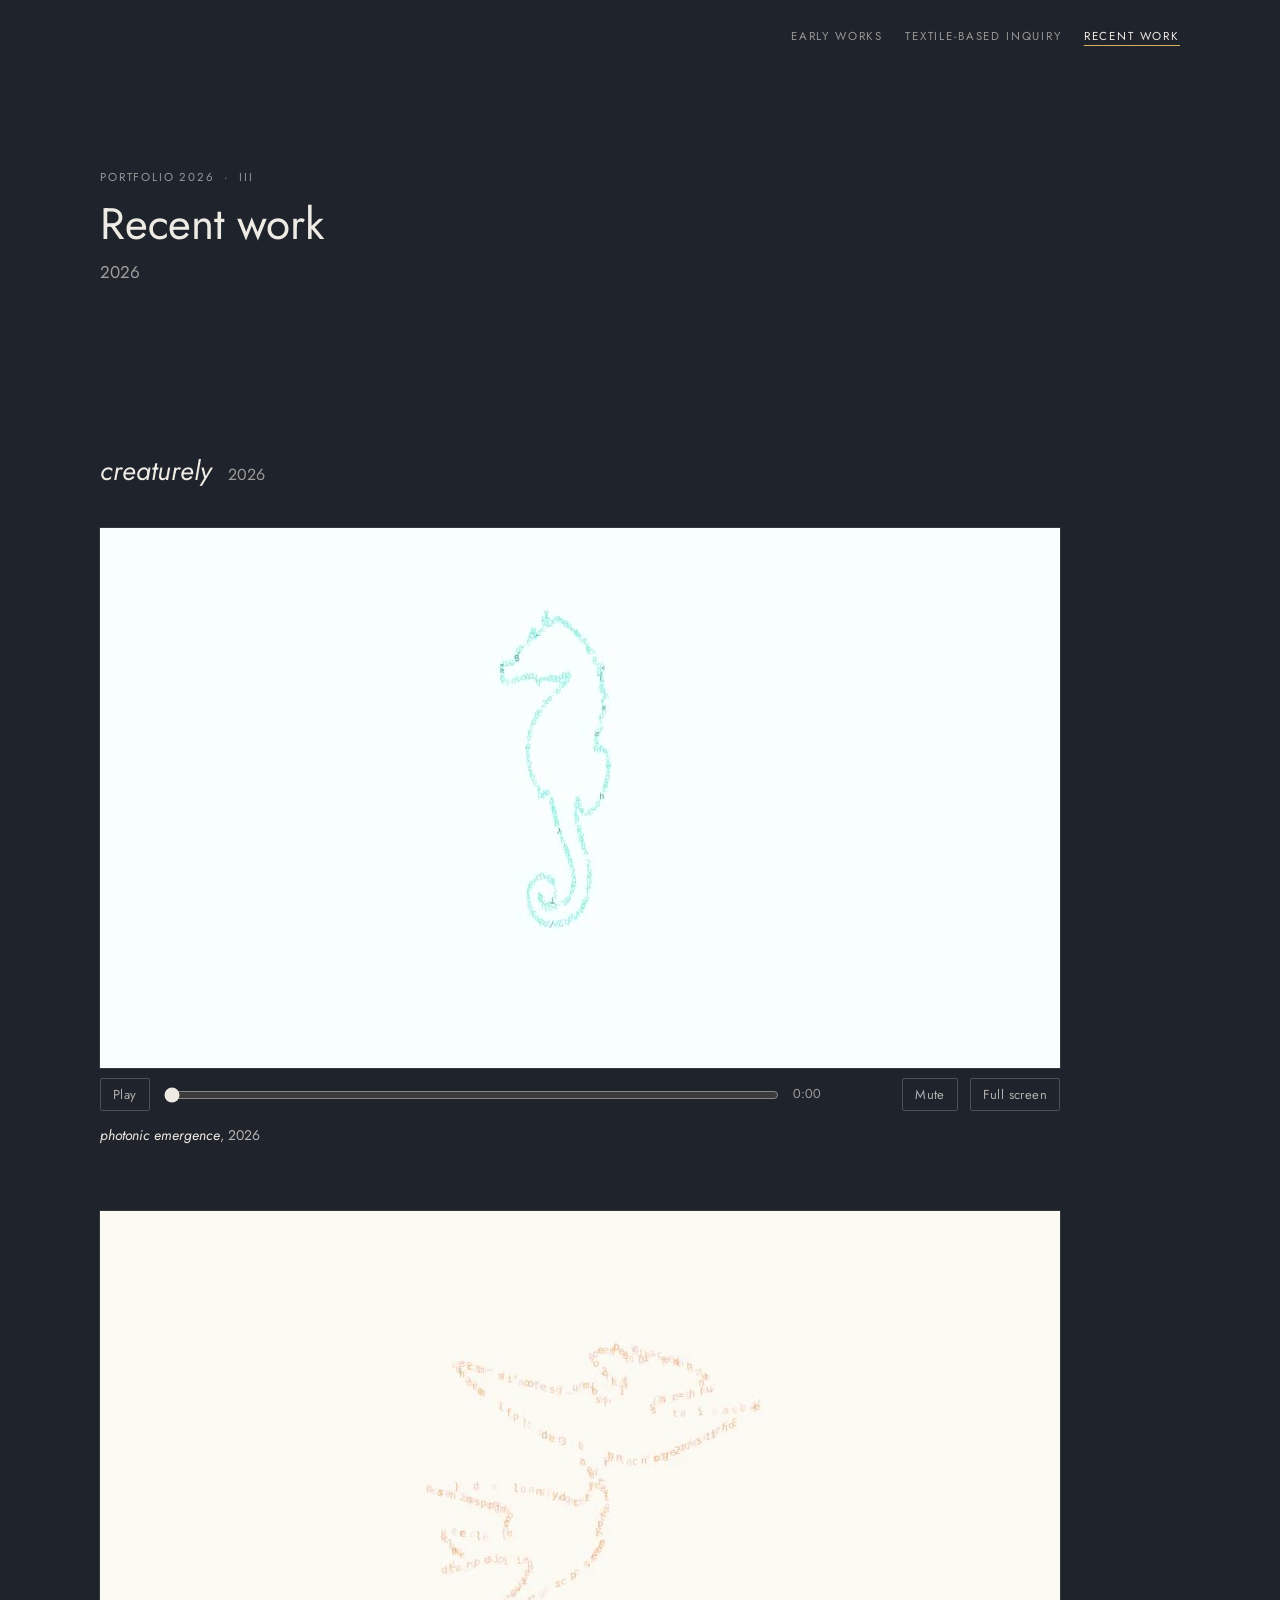
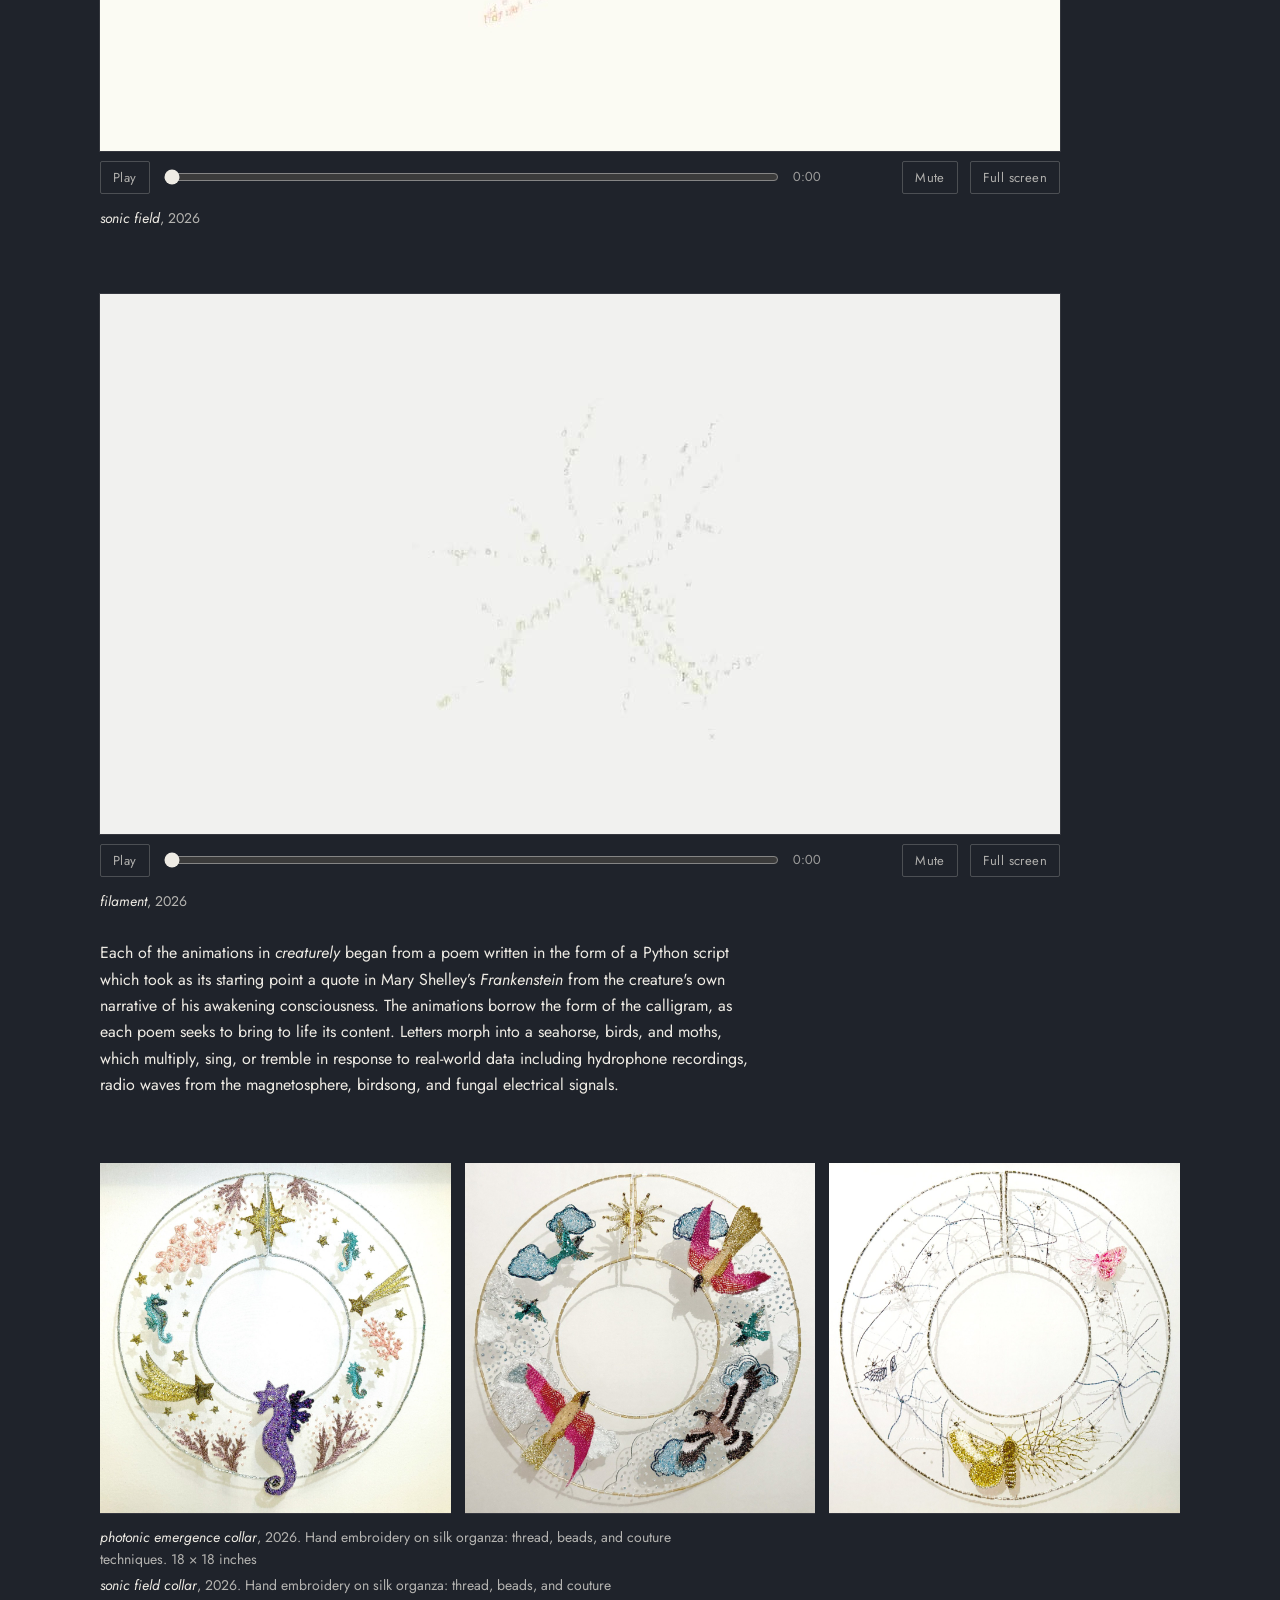
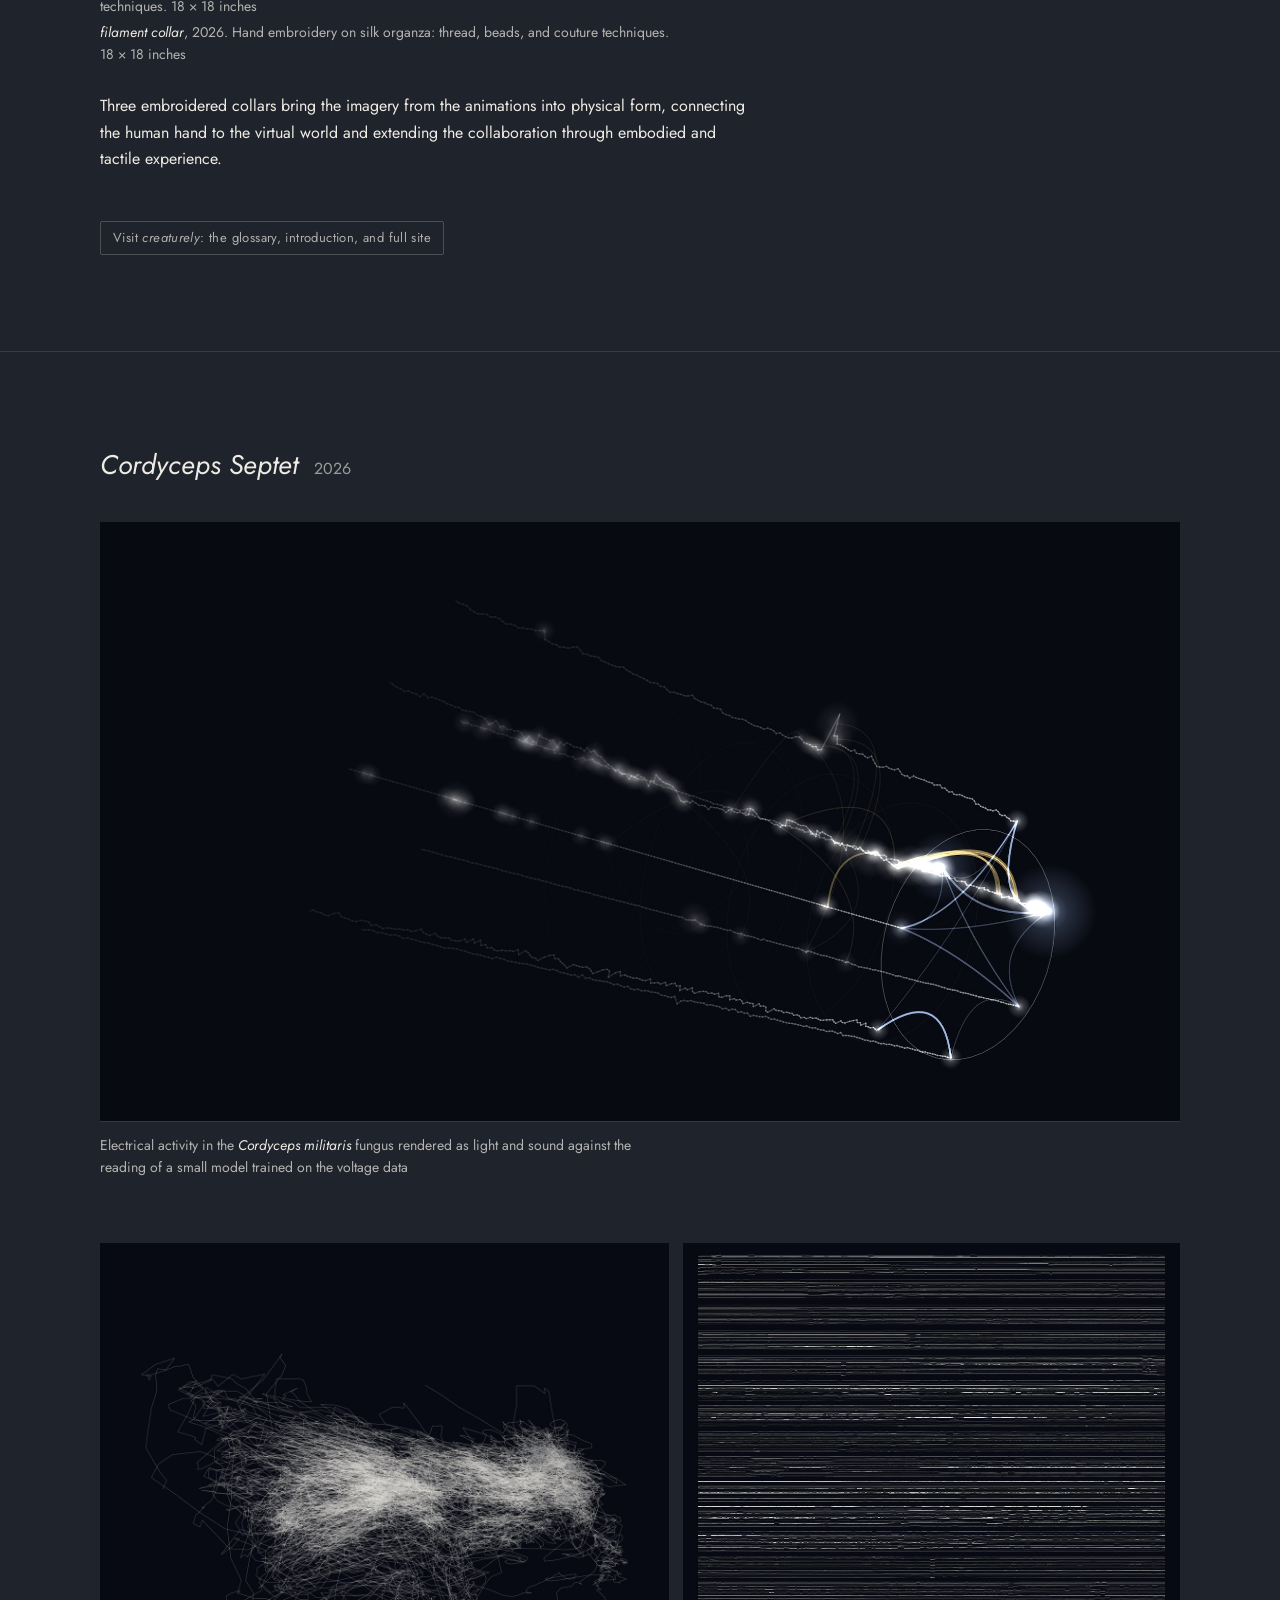
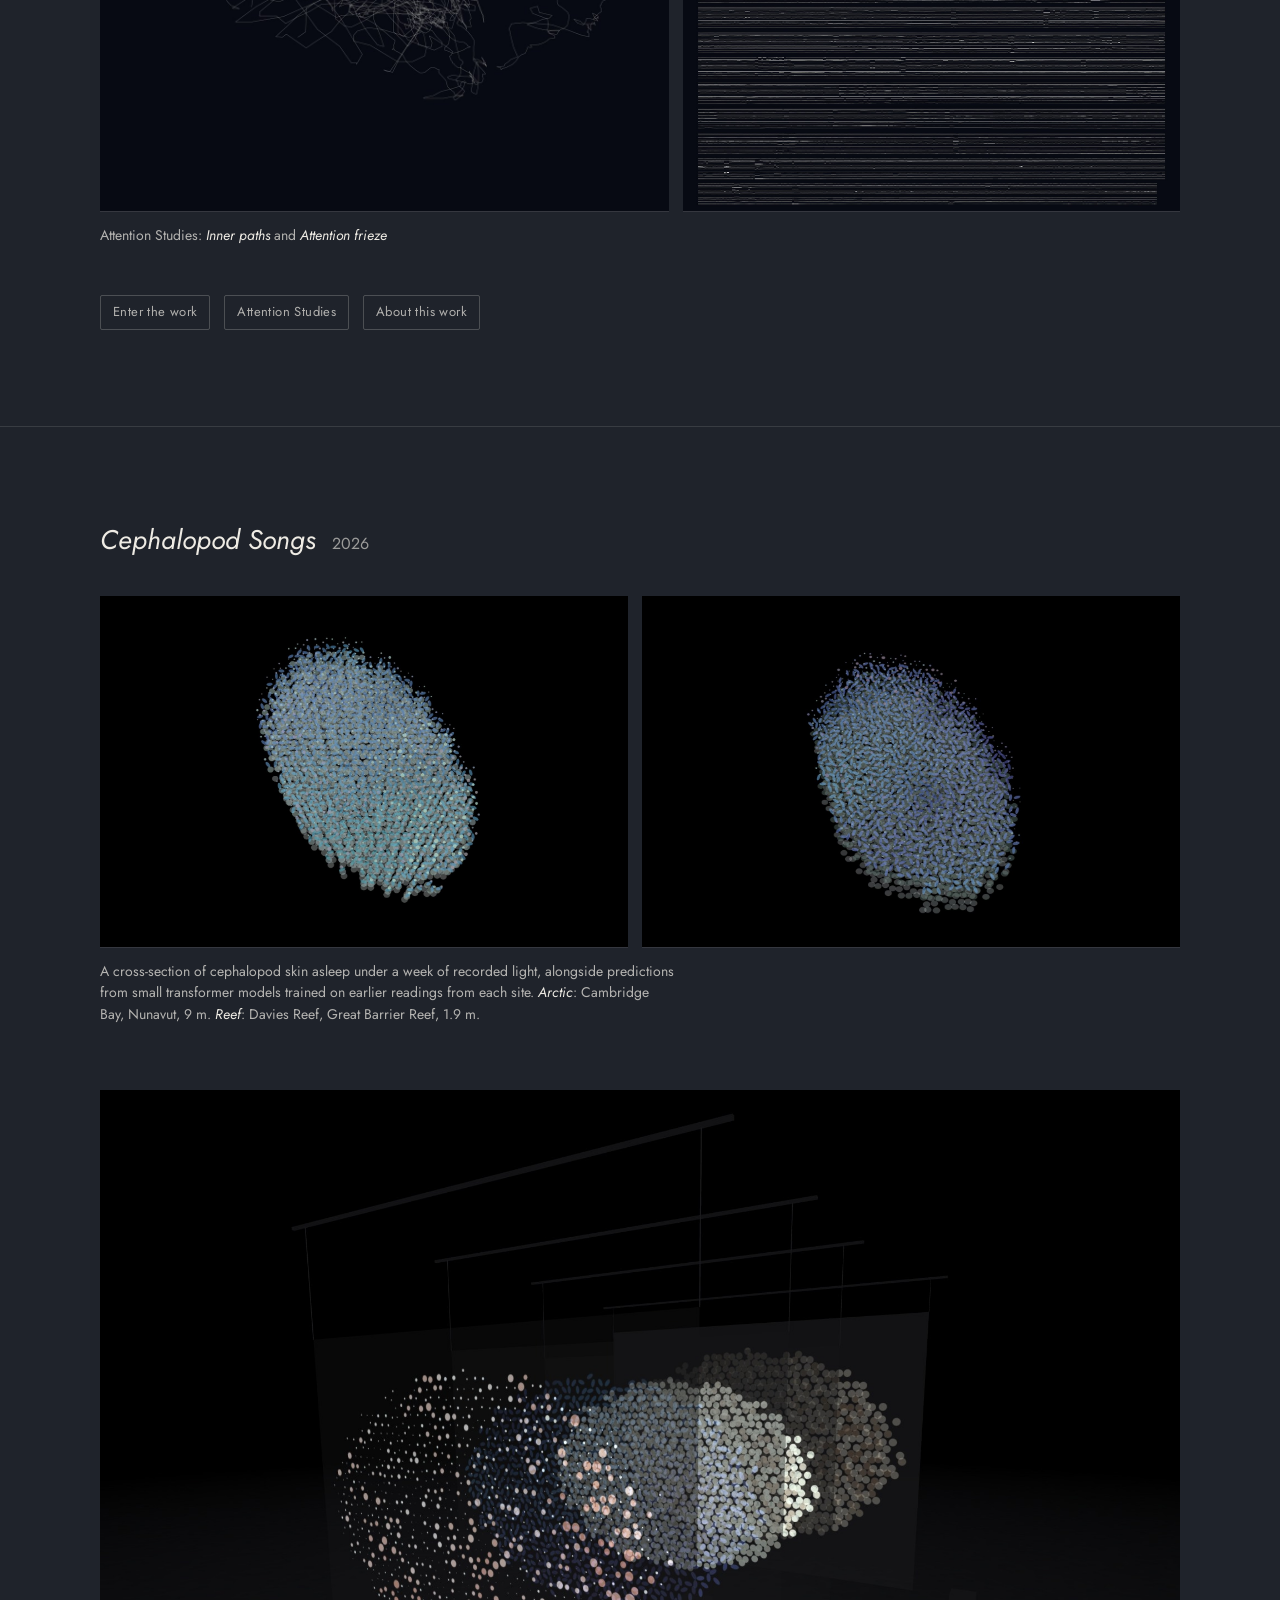
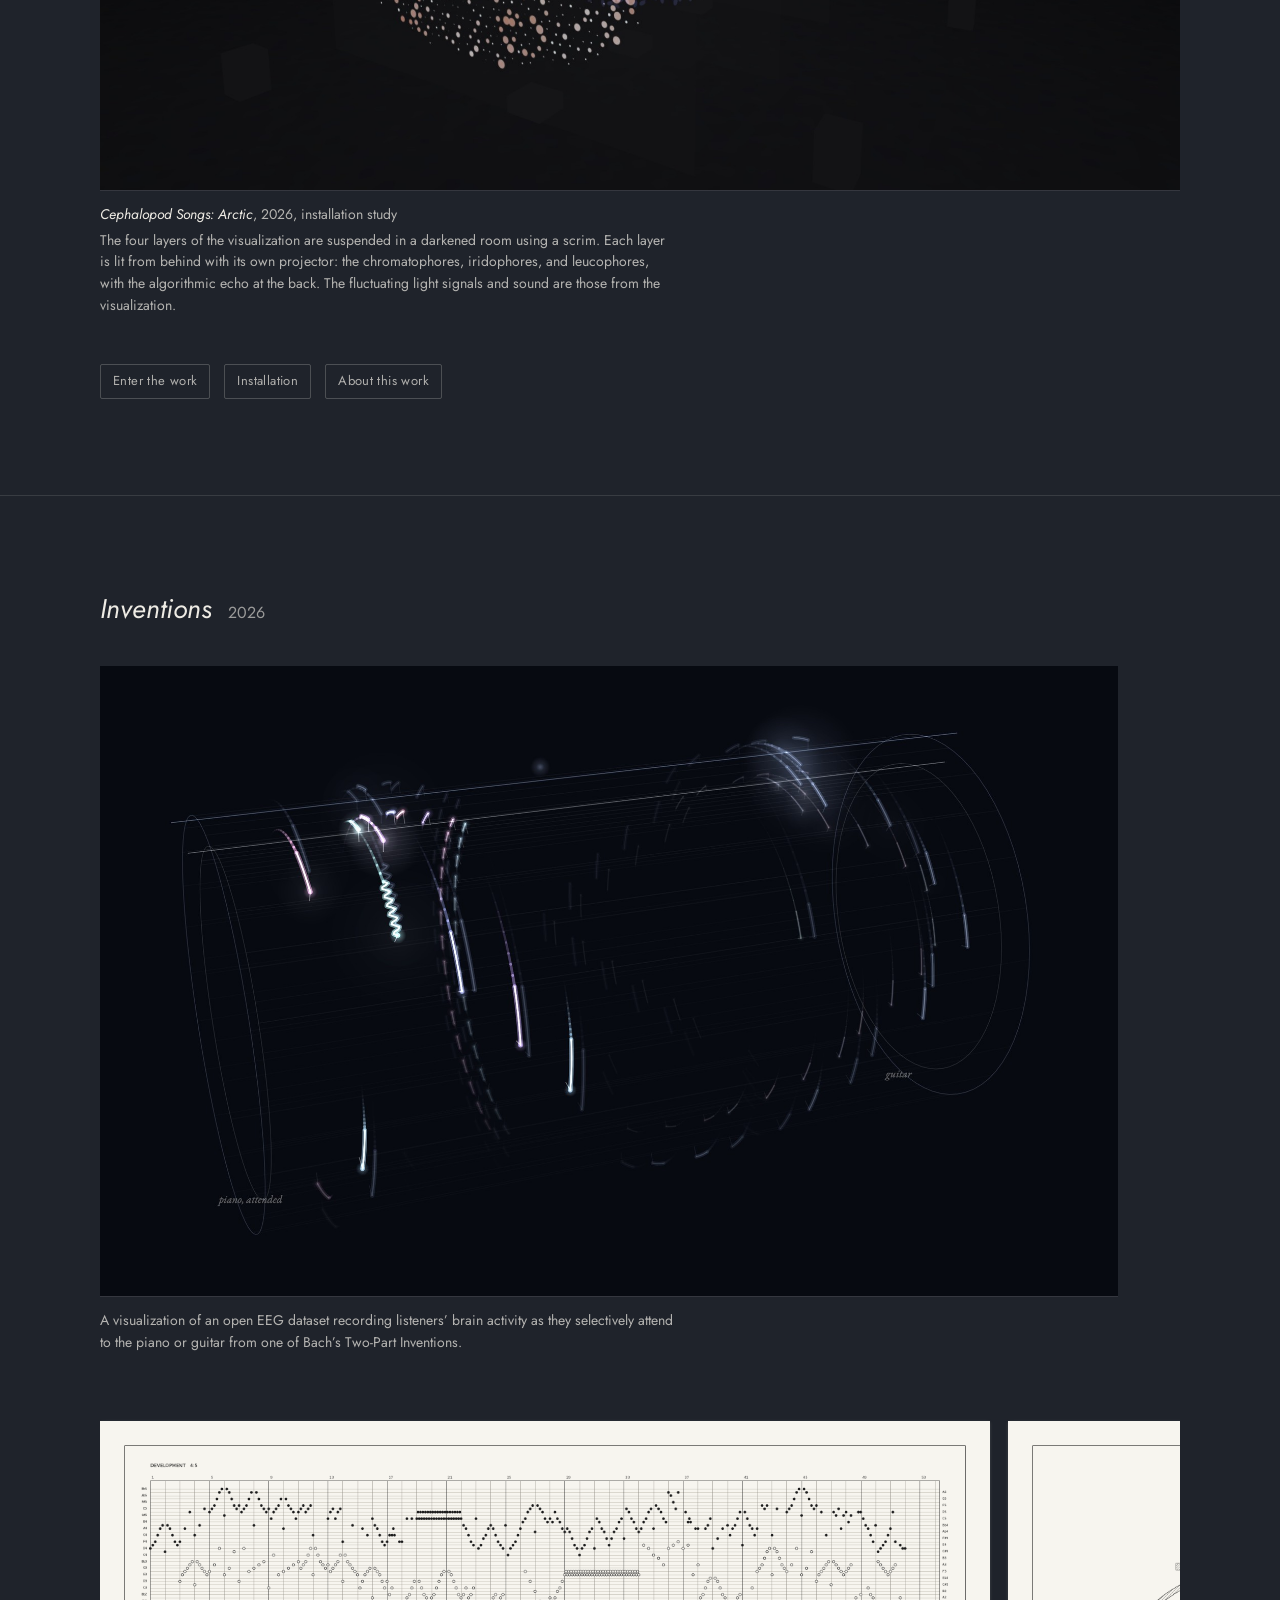
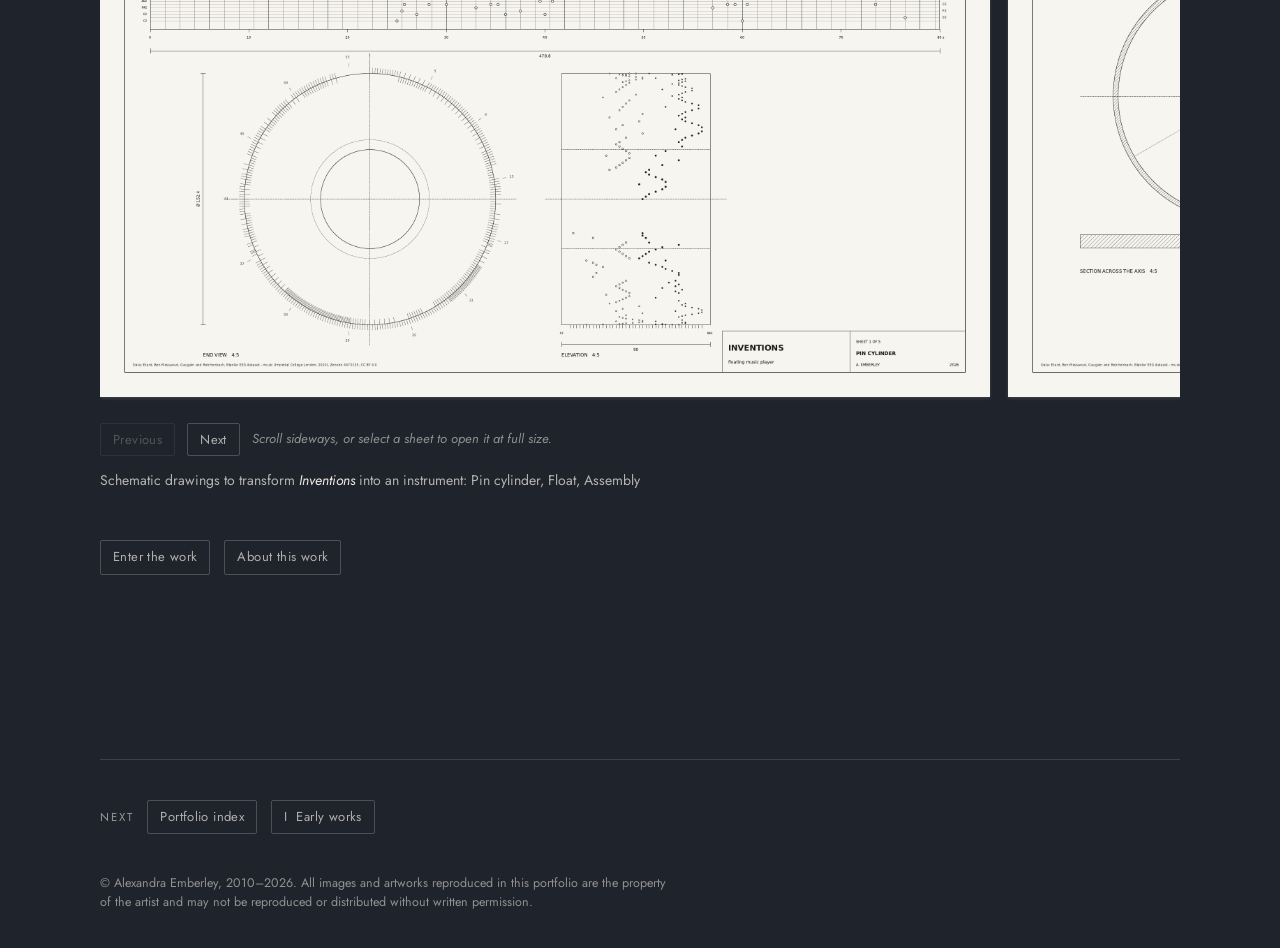
<file: recent-work.html>
<!DOCTYPE html>
<html lang="en">
<head>
<meta charset="utf-8">
<meta name="viewport" content="width=device-width, initial-scale=1, viewport-fit=cover">
<title>Recent work · Alexandra Emberley · Portfolio 2026</title>
<link rel="preconnect" href="https://fonts.googleapis.com">
<link rel="preconnect" href="https://fonts.gstatic.com" crossorigin>
<link rel="stylesheet" href="https://fonts.googleapis.com/css2?family=Jost:ital,wght@0,400;0,500;1,400&display=swap">
<link rel="stylesheet" href="css/portfolio.css?v=york3">
</head>
<body class="dark">
<header class="band masthead" style="--ground:#1f232b;--ink:#eeebe4;--gilt:#d9b25a">
  <div class="inner">
    <nav aria-label="Portfolio sections">
      <ul class="sections">
        <li><a href="early-works.html">Early works</a></li>
        <li><a href="textile-based-inquiry.html">Textile-based inquiry</a></li>
        <li><a href="recent-work.html" aria-current="page">Recent work</a></li>
      </ul>
    </nav>
  </div>
</header>

<main>
  <section class="band opener" style="--ground:#1f232b;--ink:#eeebe4;--gilt:#d9b25a" aria-labelledby="section-title">
    <div class="inner">
      <span class="label">Portfolio 2026 &nbsp;·&nbsp; III</span>
      <h1 id="section-title">Recent work</h1>
      <p class="dates">2026</p>
    </div>
  </section>

  <article class="band work" style="--ground:#1f232b;--ink:#eeebe4;--gilt:#d9b25a" aria-labelledby="w-creaturely">
    <div class="inner">
      <header class="work-head">
        <h2 id="w-creaturely">creaturely</h2>
        <p class="year">2026</p>
      </header>

      <figure class="plate">
        <div class="plate-media">
        <div class="player">
          <video class="film" src="media/creaturely-photonic-emergence.mp4" poster="media/creaturely-photonic-emergence-poster.jpg" width="960" height="540" playsinline preload="none" aria-label="photonic emergence: a poem in Python script whose letters gather into a seahorse."></video>
          <div class="player-controls">
            <button type="button" class="btn" data-act="play">Play</button>
            <input type="range" class="seek" min="0" max="1000" value="0" step="1" aria-label="Position in the film">
            <span class="time">0:00</span>
            <button type="button" class="btn" data-act="mute">Mute</button>
            <button type="button" class="btn" data-act="full">Full screen</button>
          </div>
        </div>
        </div>
        <figcaption><i>photonic emergence</i>, 2026</figcaption>
      </figure>

      <figure class="plate">
        <div class="plate-media">
        <div class="player">
          <video class="film" src="media/creaturely-sonic-field.mp4" poster="media/creaturely-sonic-field-poster.jpg" width="960" height="540" playsinline preload="none" aria-label="sonic field: a poem in Python script whose letters gather into birds."></video>
          <div class="player-controls">
            <button type="button" class="btn" data-act="play">Play</button>
            <input type="range" class="seek" min="0" max="1000" value="0" step="1" aria-label="Position in the film">
            <span class="time">0:00</span>
            <button type="button" class="btn" data-act="mute">Mute</button>
            <button type="button" class="btn" data-act="full">Full screen</button>
          </div>
        </div>
        </div>
        <figcaption><i>sonic field</i>, 2026</figcaption>
      </figure>

      <figure class="plate">
        <div class="plate-media">
        <div class="player">
          <video class="film" src="media/creaturely-filament.mp4" poster="media/creaturely-filament-poster.jpg" width="960" height="540" playsinline preload="none" aria-label="filament: a poem in Python script whose letters gather into moths and mycelium."></video>
          <div class="player-controls">
            <button type="button" class="btn" data-act="play">Play</button>
            <input type="range" class="seek" min="0" max="1000" value="0" step="1" aria-label="Position in the film">
            <span class="time">0:00</span>
            <button type="button" class="btn" data-act="mute">Mute</button>
            <button type="button" class="btn" data-act="full">Full screen</button>
          </div>
        </div>
        </div>
        <figcaption><i>filament</i>, 2026</figcaption>
      </figure>
      <p class="note">Each of the animations in <i>creaturely</i> began from a poem written in the form of a Python script which took as its starting point a quote in Mary Shelley’s <i>Frankenstein</i> from the creature's own narrative of his awakening consciousness. The animations borrow the form of the calligram, as each poem seeks to bring to life its content. Letters morph into a seahorse, birds, and moths, which multiply, sing, or tremble in response to real-world data including hydrophone recordings, radio waves from the magnetosphere, birdsong, and fungal electrical signals.</p>

      <figure class="plate">
        <div class="plate-media">
        <div class="row" style="--mw:3628px;--sum:3.000;--gaps:28px">
          <img src="images/recent/creaturely-collar-photonic-emergence.jpg" width="1200" height="1200" style="--ar:1.000"
             alt="The photonic emergence collar: a hand-embroidered collar on silk organza with a purple seahorse, blue creatures and pale coral forms.">
          <img src="images/recent/creaturely-collar-sonic-field.jpg" width="1200" height="1200" style="--ar:1.000"
             alt="The sonic field collar: a hand-embroidered collar on silk organza with birds in thread and beads.">
          <img src="images/recent/creaturely-collar-filament.jpg" width="1200" height="1200" style="--ar:1.000"
             alt="The filament collar: a hand-embroidered collar on silk organza with moths and fine mycelial lines.">
        </div>
        </div>
        <figcaption><span class="line"><i>photonic emergence collar</i>, 2026. Hand embroidery on silk organza: thread, beads, and couture techniques. 18 × 18 inches</span><span class="line"><i>sonic field collar</i>, 2026. Hand embroidery on silk organza: thread, beads, and couture techniques. 18 × 18 inches</span><span class="line"><i>filament collar</i>, 2026. Hand embroidery on silk organza: thread, beads, and couture techniques. 18 × 18 inches</span></figcaption>
      </figure>
      <p class="note">Three embroidered collars bring the imagery from the animations into physical form, connecting the human hand to the virtual world and extending the collaboration through embodied and tactile experience.</p>
      <div class="next work-links">
        <a class="btn" href="https://alexandrae2026.github.io/creaturely/" target="_blank" rel="noopener">Visit <i>creaturely</i>: the glossary, introduction, and full site</a>
      </div>
    </div>
  </article>

  <article class="band work" style="--ground:#1f232b;--ink:#eeebe4;--gilt:#d9b25a" aria-labelledby="w-cordyceps">
    <div class="inner">
      <header class="work-head">
        <h2 id="w-cordyceps">Cordyceps Septet</h2>
        <p class="year">2026</p>
      </header>

      <figure class="plate">
        <div class="plate-media">
        <img src="images/recent/cordyceps-septet-wide.jpg" width="2120" height="1176"
             alt="Seven lines of light streaking across a dark field like a comet, with gold arcs joining channels that spike together and blue threads of the model&#x27;s attention.">
        </div>
        <figcaption>Electrical activity in the <i>Cordyceps militaris</i> fungus rendered as light and sound against the reading of a small model trained on the voltage data</figcaption>
      </figure>

      <figure class="plate">
        <div class="plate-media">
        <div class="row" style="--mw:2264px;--sum:1.875;--gaps:14px">
          <img src="images/recent/cordyceps-inner-paths.jpg" width="1200" height="1200" style="--ar:1.000"
             alt="Thousands of fine pale lines tangled into a long cloud on a dark ground, densest along its centre and loosening into single wandering lines at the edges.">
          <img src="images/recent/cordyceps-attention-frieze.jpg" width="1820" height="2080" style="--ar:0.875"
             alt="Fine horizontal stripes of light and dark on a dark ground, grouped in bands from top to bottom, like a woven textile.">
        </div>
        </div>
        <figcaption>Attention Studies: <i>Inner paths</i> and <i>Attention frieze</i></figcaption>
      </figure>
      <div class="next work-links">
        <a class="btn" href="cordyceps-septet.html">Enter the work</a>
        <a class="btn" href="cordyceps-septet.html#studies">Attention Studies</a>
        <a class="btn" href="cordyceps-septet.html#about">About this work</a>
      </div>
    </div>
  </article>

  <article class="band work" style="--ground:#1f232b;--ink:#eeebe4;--gilt:#d9b25a" aria-labelledby="w-cephalopod-song">
    <div class="inner">
      <header class="work-head">
        <h2 id="w-cephalopod-song">Cephalopod Songs</h2>
        <p class="year">2026</p>
      </header>

      <figure class="plate">
        <div class="plate-media">
        <div class="row" style="--mw:3187px;--sum:3.042;--gaps:14px">
          <img src="images/recent/cephalopod-song-arctic.jpg" width="1600" height="1061" style="--ar:1.508"
             alt="A slab of cephalopod skin seen in section at night in a green dream, dim and blue-green.">
          <img src="images/recent/cephalopod-song-reef.jpg" width="1600" height="1043" style="--ar:1.534"
             alt="The same skin under daylight: pale discs over blue plates over white.">
        </div>
        </div>
        <figcaption>A cross-section of cephalopod skin asleep under a week of recorded light, alongside predictions from small transformer models trained on earlier readings from each site. <i>Arctic</i>: Cambridge Bay, Nunavut, 9 m. <i>Reef</i>: Davies Reef, Great Barrier Reef, 1.9 m.</figcaption>
      </figure>
      <figure class="plate">
        <div class="plate-media">
        <a class="capped" href="cephalopod-song-arctic-projection.html"><img src="images/recent/cephalopod-song-installation.jpg" width="1944" height="1260"
             alt="A dark room seen from one side: four translucent layers hang one behind another from rails, each lit with one layer of the cephalopod’s skin as discs and dots of pink, blue, white and grey light."></a>
        </div>
        <figcaption><span class="line"><i>Cephalopod Songs: Arctic</i>, 2026, installation study</span><span class="line">The four layers of the visualization are suspended in a darkened room using a scrim. Each layer is lit from behind with its own projector: the chromatophores, iridophores, and leucophores, with the algorithmic echo at the back. The fluctuating light signals and sound are those from the visualization.</span></figcaption>
      </figure>
      <div class="next work-links">
        <a class="btn" href="cephalopod-song.html">Enter the work</a>
        <a class="btn" href="cephalopod-song-arctic-projection.html">Installation</a>
        <a class="btn" href="cephalopod-song.html#about">About this work</a>
      </div>
    </div>
  </article>

  <article class="band work" style="--ground:#1f232b;--ink:#eeebe4;--gilt:#d9b25a" aria-labelledby="w-inventions">
    <div class="inner">
      <header class="work-head">
        <h2 id="w-inventions">Inventions</h2>
        <p class="year">2026</p>
      </header>

      <figure class="plate">
        <div class="plate-media">
        <img src="inventions/inventions-still.jpg" width="2000" height="1238"
             alt="A cylinder drawn in fine lines of light on a dark ground, turning in space, with short bright arcs for the notes and the labels piano, attended and guitar at its two ends.">
        </div>
        <figcaption>A visualization of an open EEG dataset recording listeners’ brain activity as they selectively attend to the piano or guitar from one of Bach’s Two-Part Inventions.</figcaption>
      </figure>

      <figure class="plate">
        <div class="plate-media">
        <div class="book">
          <div class="pages" tabindex="0" role="region" aria-label="Inventions, three sheets of schematic drawings. Scroll sideways.">
          <a class="page" href="inventions/inventions-sheet-1-pin-cylinder.png" target="_blank" rel="noopener"><img src="inventions/inventions-sheet-1-pin-cylinder.png" width="2550" height="1650" style="--ar:1.5455;--h:1650px" loading="lazy" alt="Drawing sheet 1 of 5, Pin cylinder: the development of the cylinder with a pin for every note, an end view, and an elevation."></a>
          <a class="page" href="inventions/inventions-sheet-3-float.png" target="_blank" rel="noopener"><img src="inventions/inventions-sheet-3-float.png" width="2550" height="1650" style="--ar:1.5455;--h:1650px" loading="lazy" alt="Drawing sheet 3 of 5, Float: a section across the axis of the cylinder, with the lift programs for the listener and the ghost sleeve."></a>
          <a class="page" href="inventions/inventions-sheet-4-assembly.png" target="_blank" rel="noopener"><img src="inventions/inventions-sheet-4-assembly.png" width="2550" height="1650" style="--ar:1.5455;--h:1650px" loading="lazy" alt="Drawing sheet 4 of 5, Assembly: an exploded view of the cylinders, comb, end frames, and base."></a>
          </div>
          <div class="book-controls">
            <button type="button" class="btn" data-turn="-1">Previous</button>
            <button type="button" class="btn" data-turn="1">Next</button>
            <span class="hint">Scroll sideways, or select a sheet to open it at full size.</span>
          </div>
        </div>
        </div>
        <figcaption>Schematic drawings to transform <i>Inventions</i> into an instrument: Pin cylinder, Float, Assembly</figcaption>
      </figure>
      <div class="next work-links">
        <a class="btn" href="inventions.html">Enter the work</a>
        <a class="btn" href="inventions.html#about">About this work</a>
      </div>
    </div>
  </article>
</main>

<footer class="band close" style="--ground:#1f232b;--ink:#eeebe4;--gilt:#d9b25a">
  <div class="inner">
    <div class="next">
      <span class="label">Next</span>
      <a class="btn" href="index.html">Portfolio index</a>
      <a class="btn" href="early-works.html">I &nbsp;Early works</a>
    </div>
    <p class="rights">© Alexandra Emberley, 2010–2026. All images and artworks reproduced in this portfolio are the property of the artist and may not be reproduced or distributed without written permission.</p>
  </div>
</footer>
<script>
document.querySelectorAll('.book').forEach(function (book) {
  var strip = book.querySelector('.pages');
  var items = Array.prototype.slice.call(strip.querySelectorAll('.page'));
  var prev = book.querySelector('[data-turn="-1"]'), next = book.querySelector('[data-turn="1"]');
  function lefts() {  // where each page starts, measured inside the strip
    var base = strip.getBoundingClientRect().left - strip.scrollLeft;
    return items.map(function (it) { return it.getBoundingClientRect().left - base; });
  }
  function ends() {
    var max = strip.scrollWidth - strip.clientWidth;
    prev.disabled = strip.scrollLeft <= 2;
    next.disabled = strip.scrollLeft >= max - 2;
  }
  function turn(dir) {
    var x = strip.scrollLeft, max = strip.scrollWidth - strip.clientWidth, pos = lefts(), to;
    if (dir > 0) { to = pos.find(function (l) { return l > x + 4; }); if (to === undefined || to > max) to = max; }
    else { to = 0; pos.forEach(function (l) { if (l < x - 4) to = l; }); }
    strip.style.scrollSnapType = 'none';
    strip.scrollTo({ left: to, behavior: 'smooth' });
    clearTimeout(strip._snap);
    strip._snap = setTimeout(function () { strip.style.scrollSnapType = ''; ends(); }, 700);
  }
  prev.addEventListener('click', function () { turn(-1); });
  next.addEventListener('click', function () { turn(1); });
  strip.addEventListener('scroll', ends, { passive: true });
  window.addEventListener('resize', ends);
  window.addEventListener('load', ends);
  ends();
});
</script>
<script>
document.querySelectorAll('.player').forEach(function (p) {
  var v = p.querySelector('video'), play = p.querySelector('[data-act="play"]'),
      mute = p.querySelector('[data-act="mute"]'), full = p.querySelector('[data-act="full"]'),
      seek = p.querySelector('.seek'), time = p.querySelector('.time'), dragging = false;
  function fmt(t) { t = Math.max(0, Math.floor(t || 0)); return Math.floor(t / 60) + ':' + ('0' + t % 60).slice(-2); }
  function show() {
    time.textContent = fmt(v.currentTime) + (isFinite(v.duration) ? ' / ' + fmt(v.duration) : '');
    if (!dragging && isFinite(v.duration) && v.duration > 0) seek.value = Math.round(1000 * v.currentTime / v.duration);
  }
  function toggle() { if (v.paused) { v.play().catch(function () {}); } else { v.pause(); } }
  play.addEventListener('click', toggle);
  v.addEventListener('click', toggle);
  v.addEventListener('play', function () { play.textContent = 'Pause'; });
  v.addEventListener('pause', function () { play.textContent = 'Play'; });
  v.addEventListener('ended', function () { play.textContent = 'Play'; });
  v.addEventListener('timeupdate', show);
  v.addEventListener('loadedmetadata', show);
  seek.addEventListener('input', function () {
    dragging = true;
    if (v.readyState === 0) { v.load(); }
    var go = function () { if (isFinite(v.duration)) v.currentTime = v.duration * seek.value / 1000; };
    if (isFinite(v.duration)) go(); else v.addEventListener('loadedmetadata', go, { once: true });
  });
  seek.addEventListener('change', function () { dragging = false; });
  mute.addEventListener('click', function () { v.muted = !v.muted; mute.textContent = v.muted ? 'Sound on' : 'Mute'; });
  full.addEventListener('click', function () {
    // full screen keeps this plain control row (the browser's own player would add its grey control bar)
    if (document.fullscreenElement) { document.exitFullscreen(); return; }
    if (p.requestFullscreen) { p.requestFullscreen().catch(function () {}); }
    else if (p.webkitRequestFullscreen) { p.webkitRequestFullscreen(); }
    else if (v.webkitEnterFullscreen) { v.webkitEnterFullscreen(); }  // iPhone only offers its own player
  });
});
</script>
<!-- Statcounter -->
<script>var sc_project=13358656; var sc_invisible=1; var sc_security="503b06b8";</script>
<script src="https://www.statcounter.com/counter/counter.js" async></script>
<noscript><div class="statcounter"><a title="Web Analytics Made Easy - Statcounter" href="https://statcounter.com/" target="_blank"><img class="statcounter" src="https://c.statcounter.com/13358656/0/503b06b8/1/" alt="Web Analytics Made Easy - Statcounter" referrerPolicy="no-referrer-when-downgrade"></a></div></noscript>
</body>
</html>
</file>
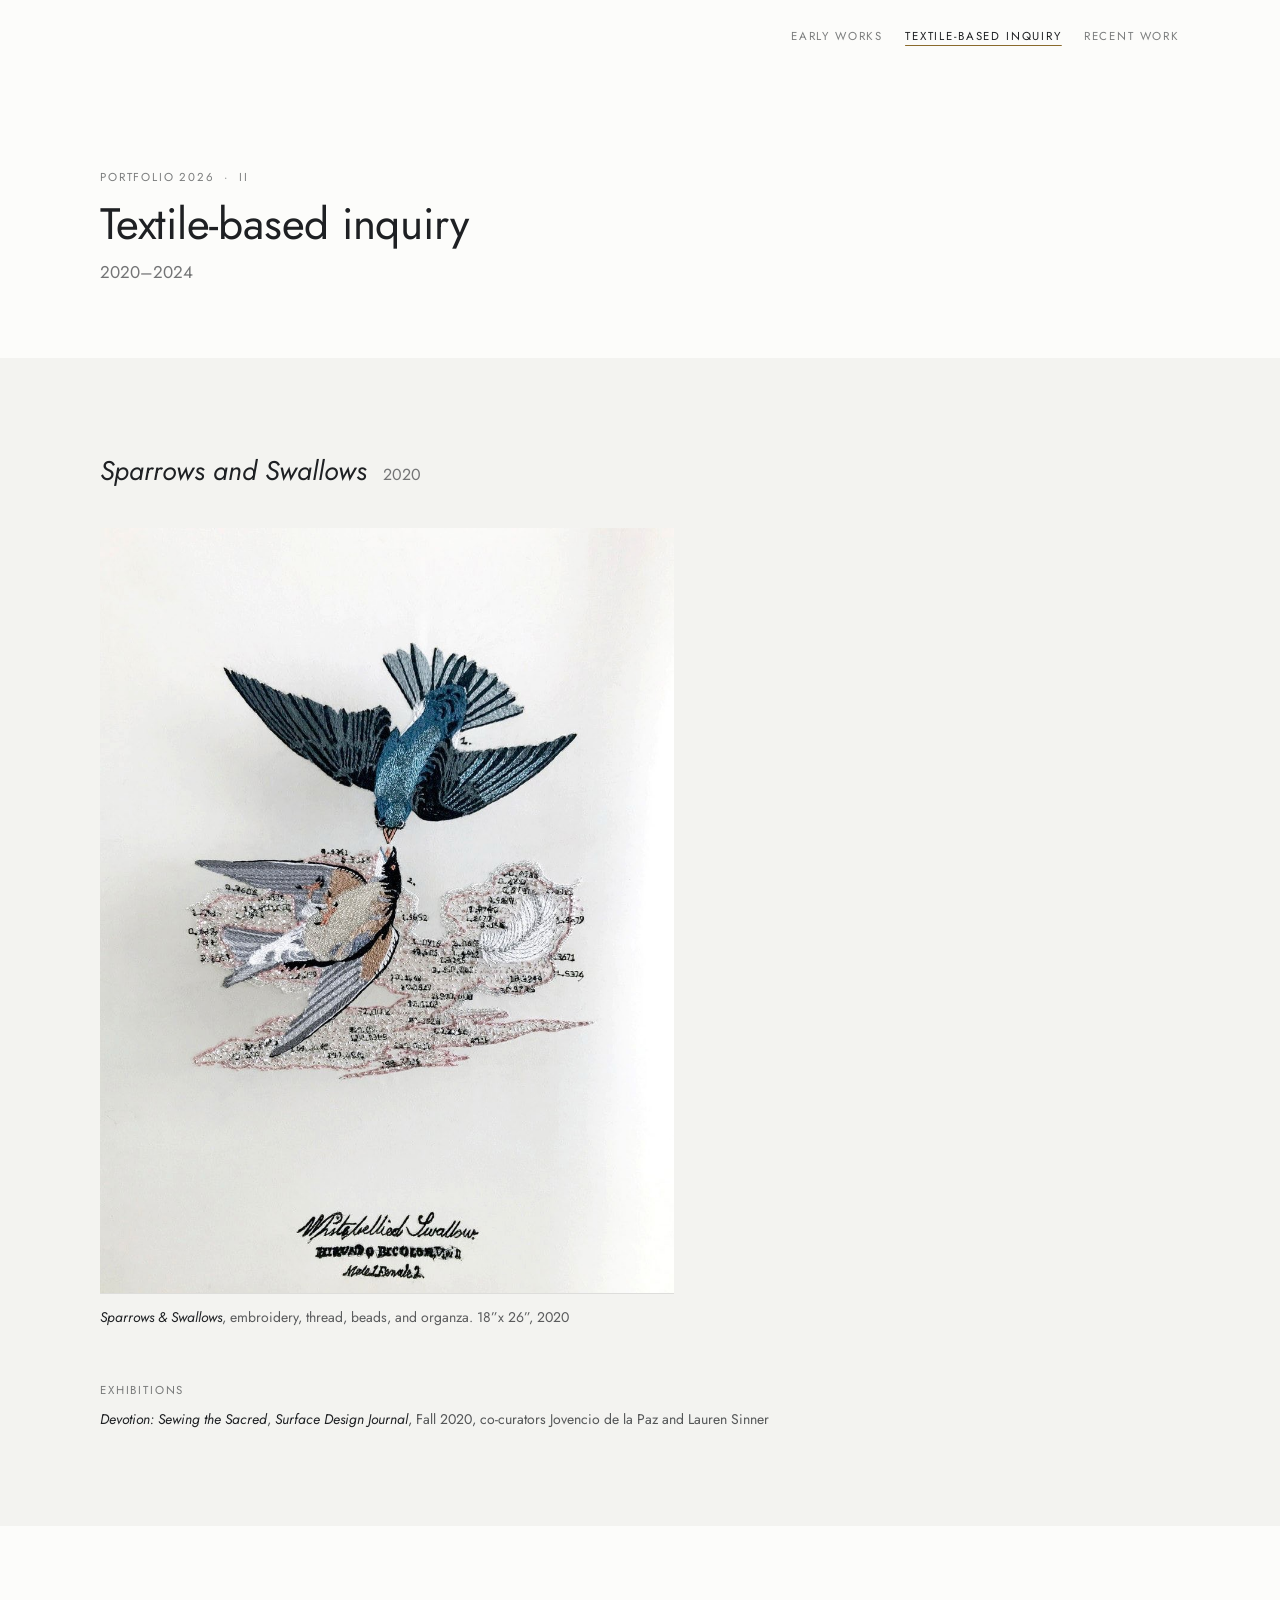
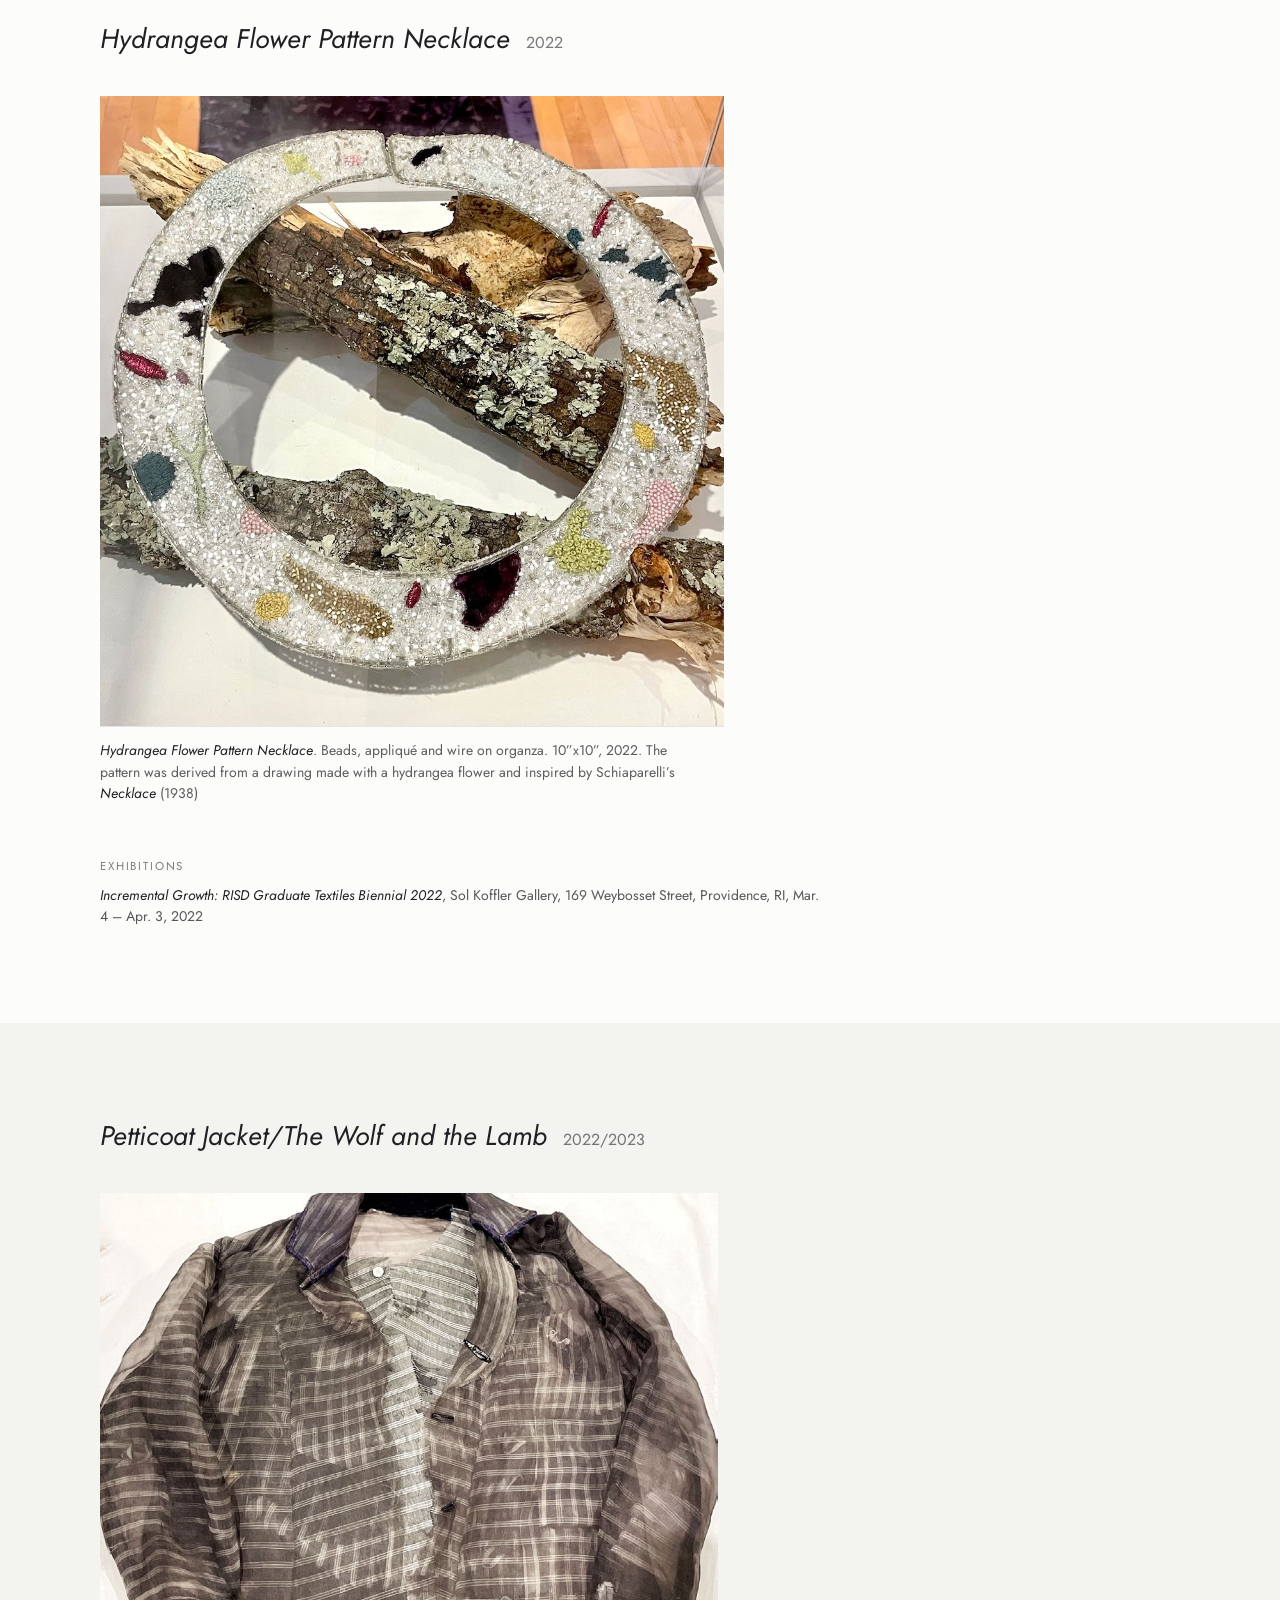
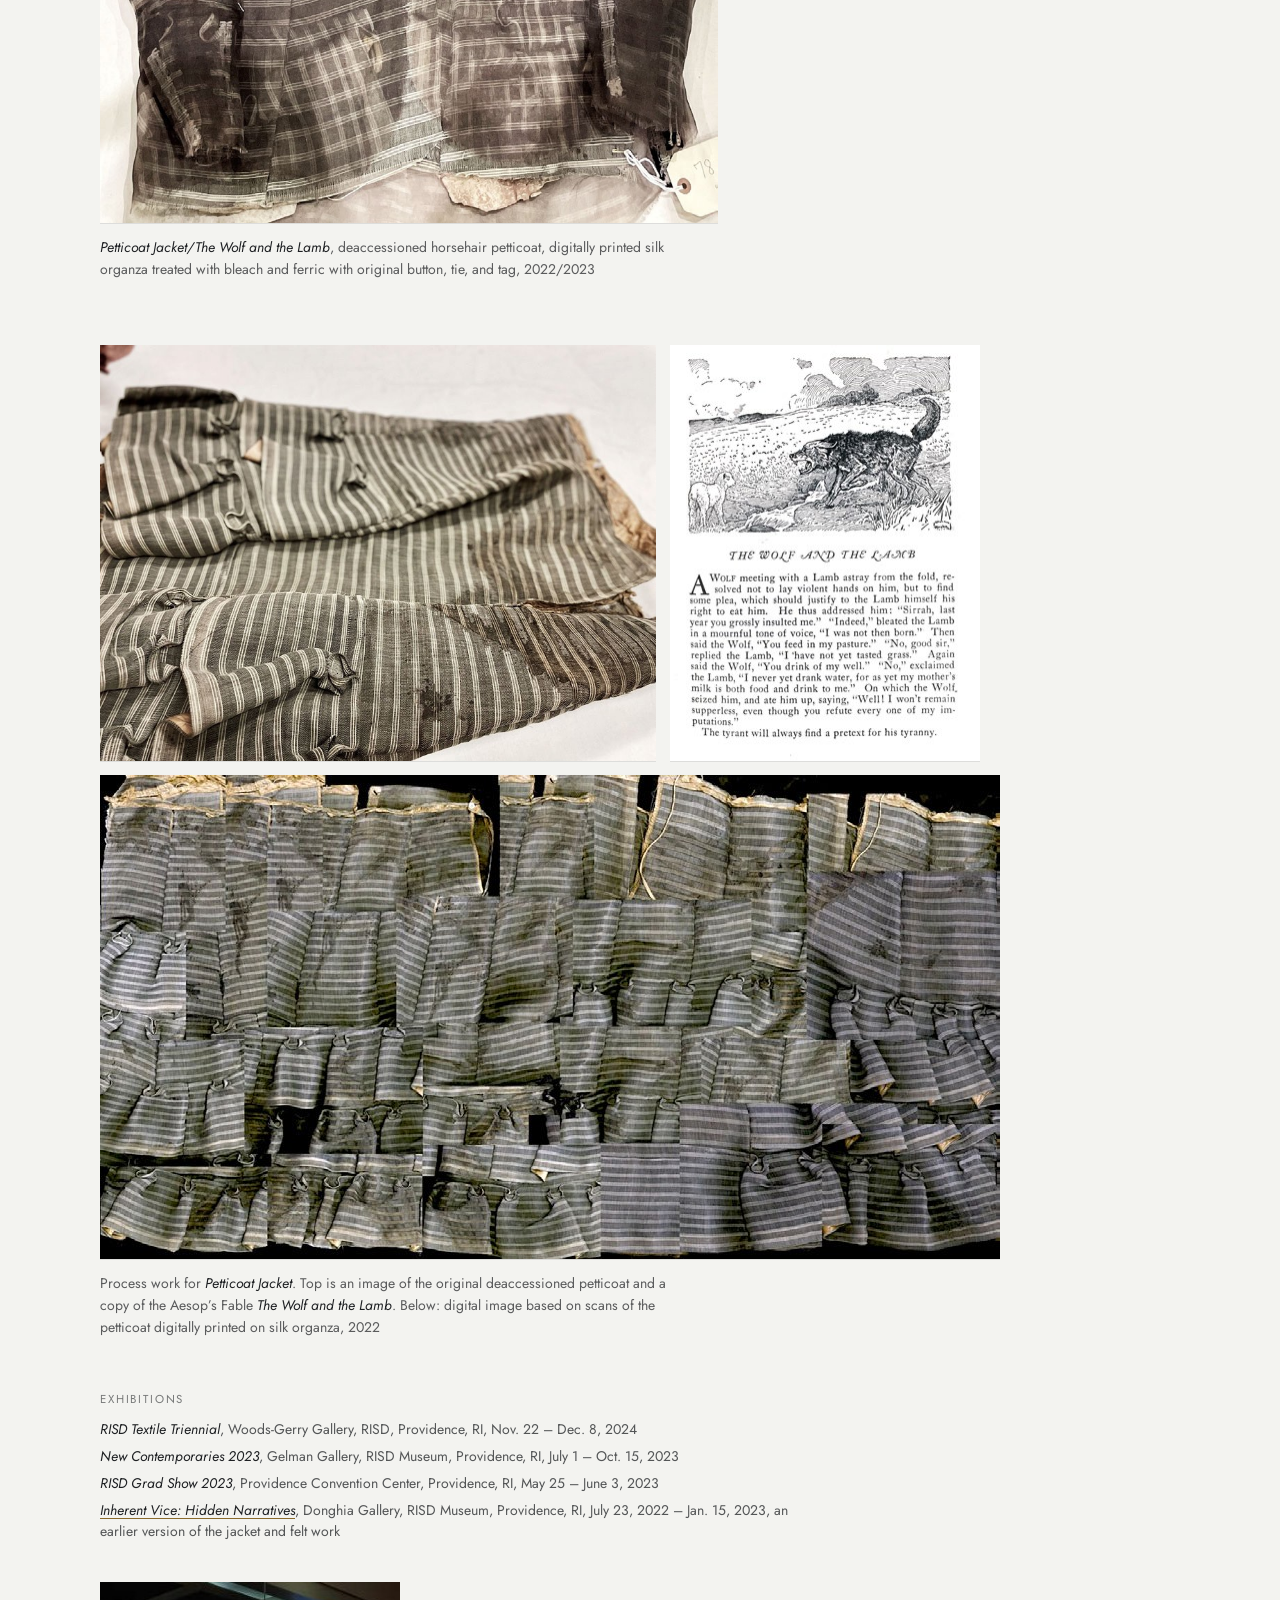
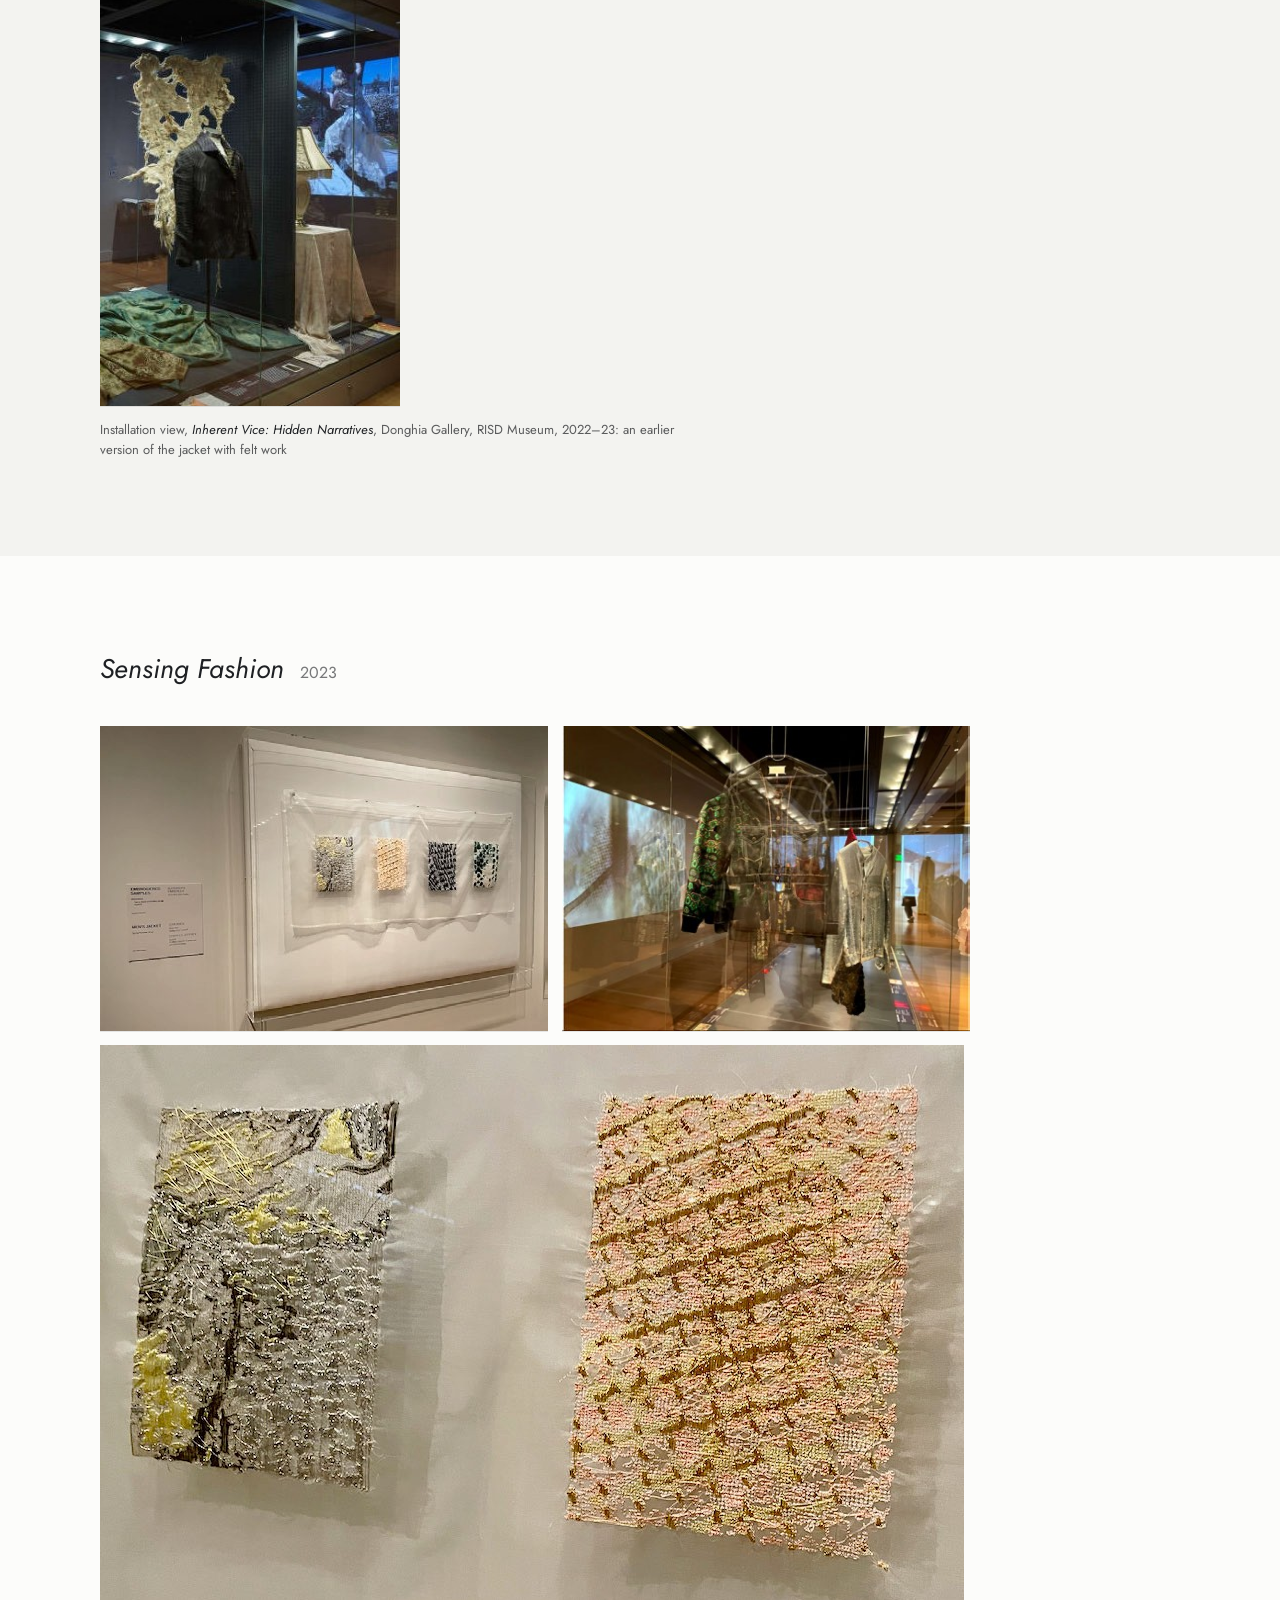
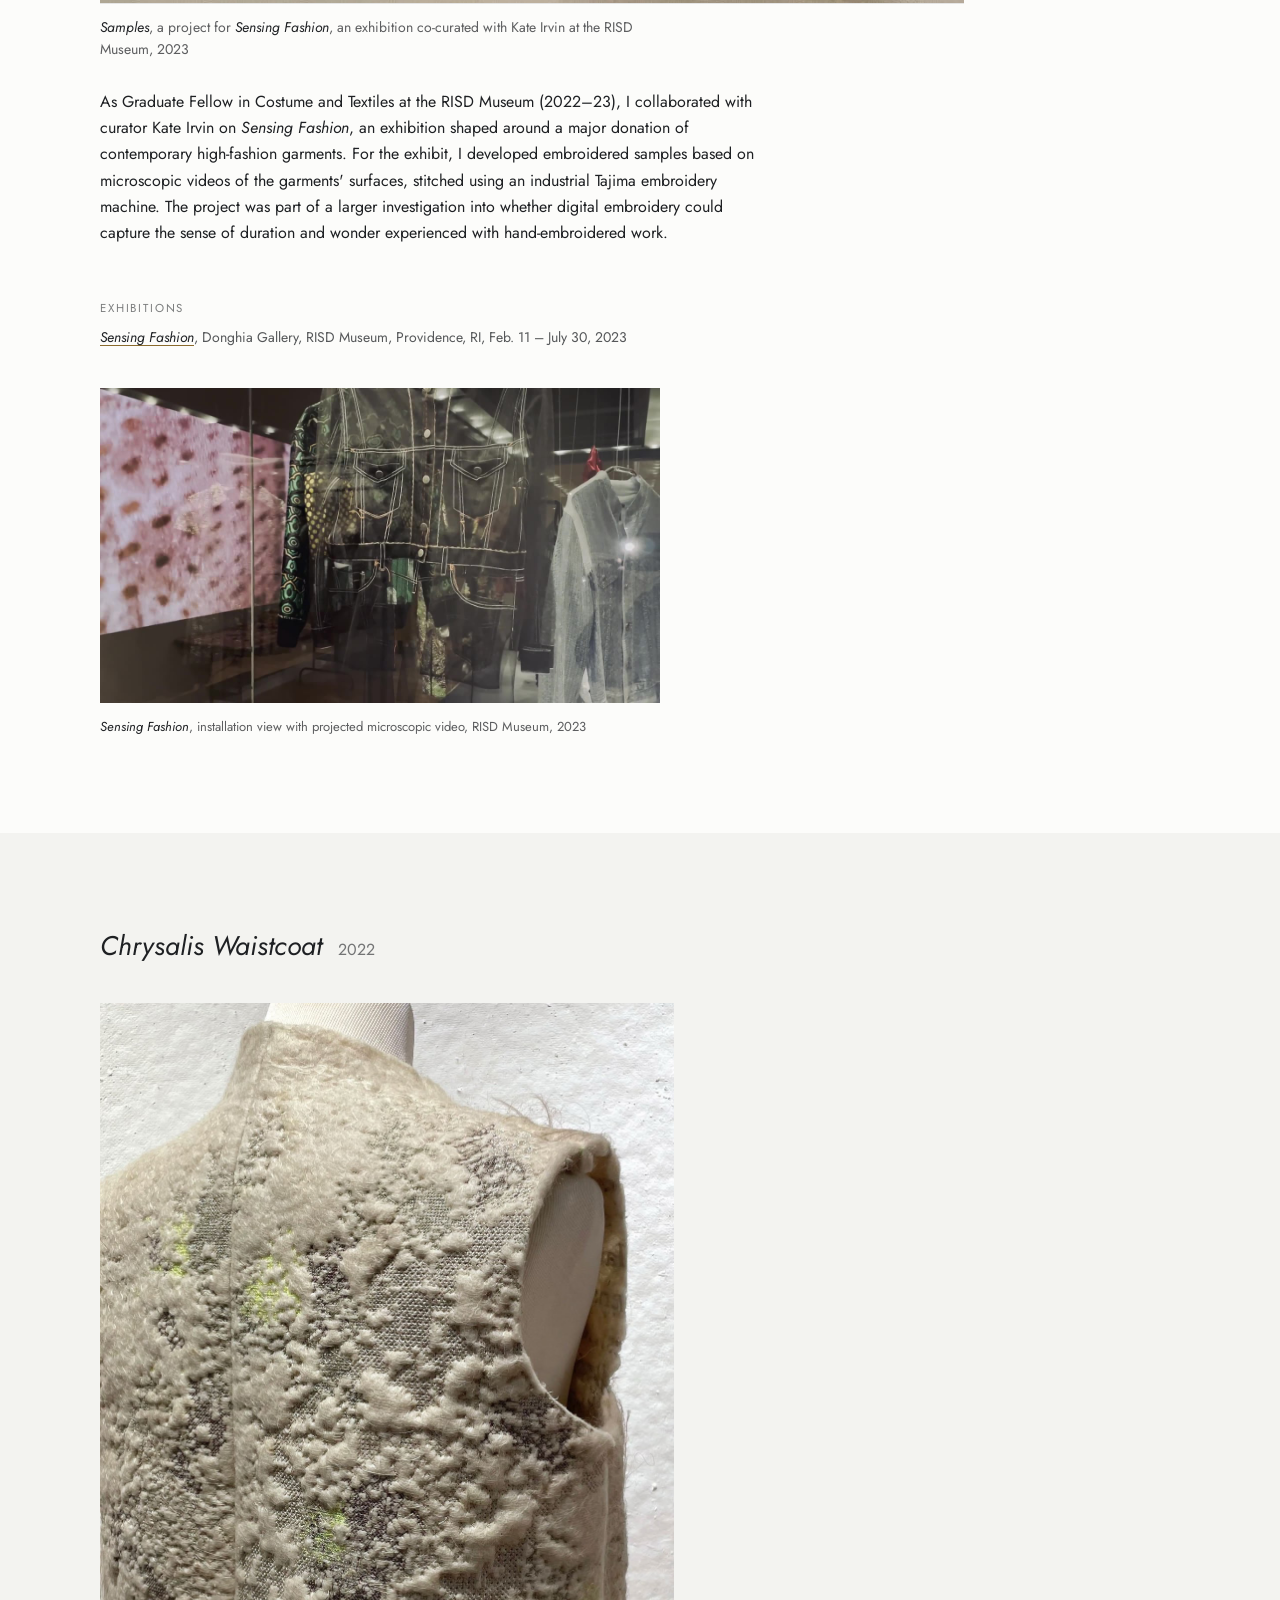
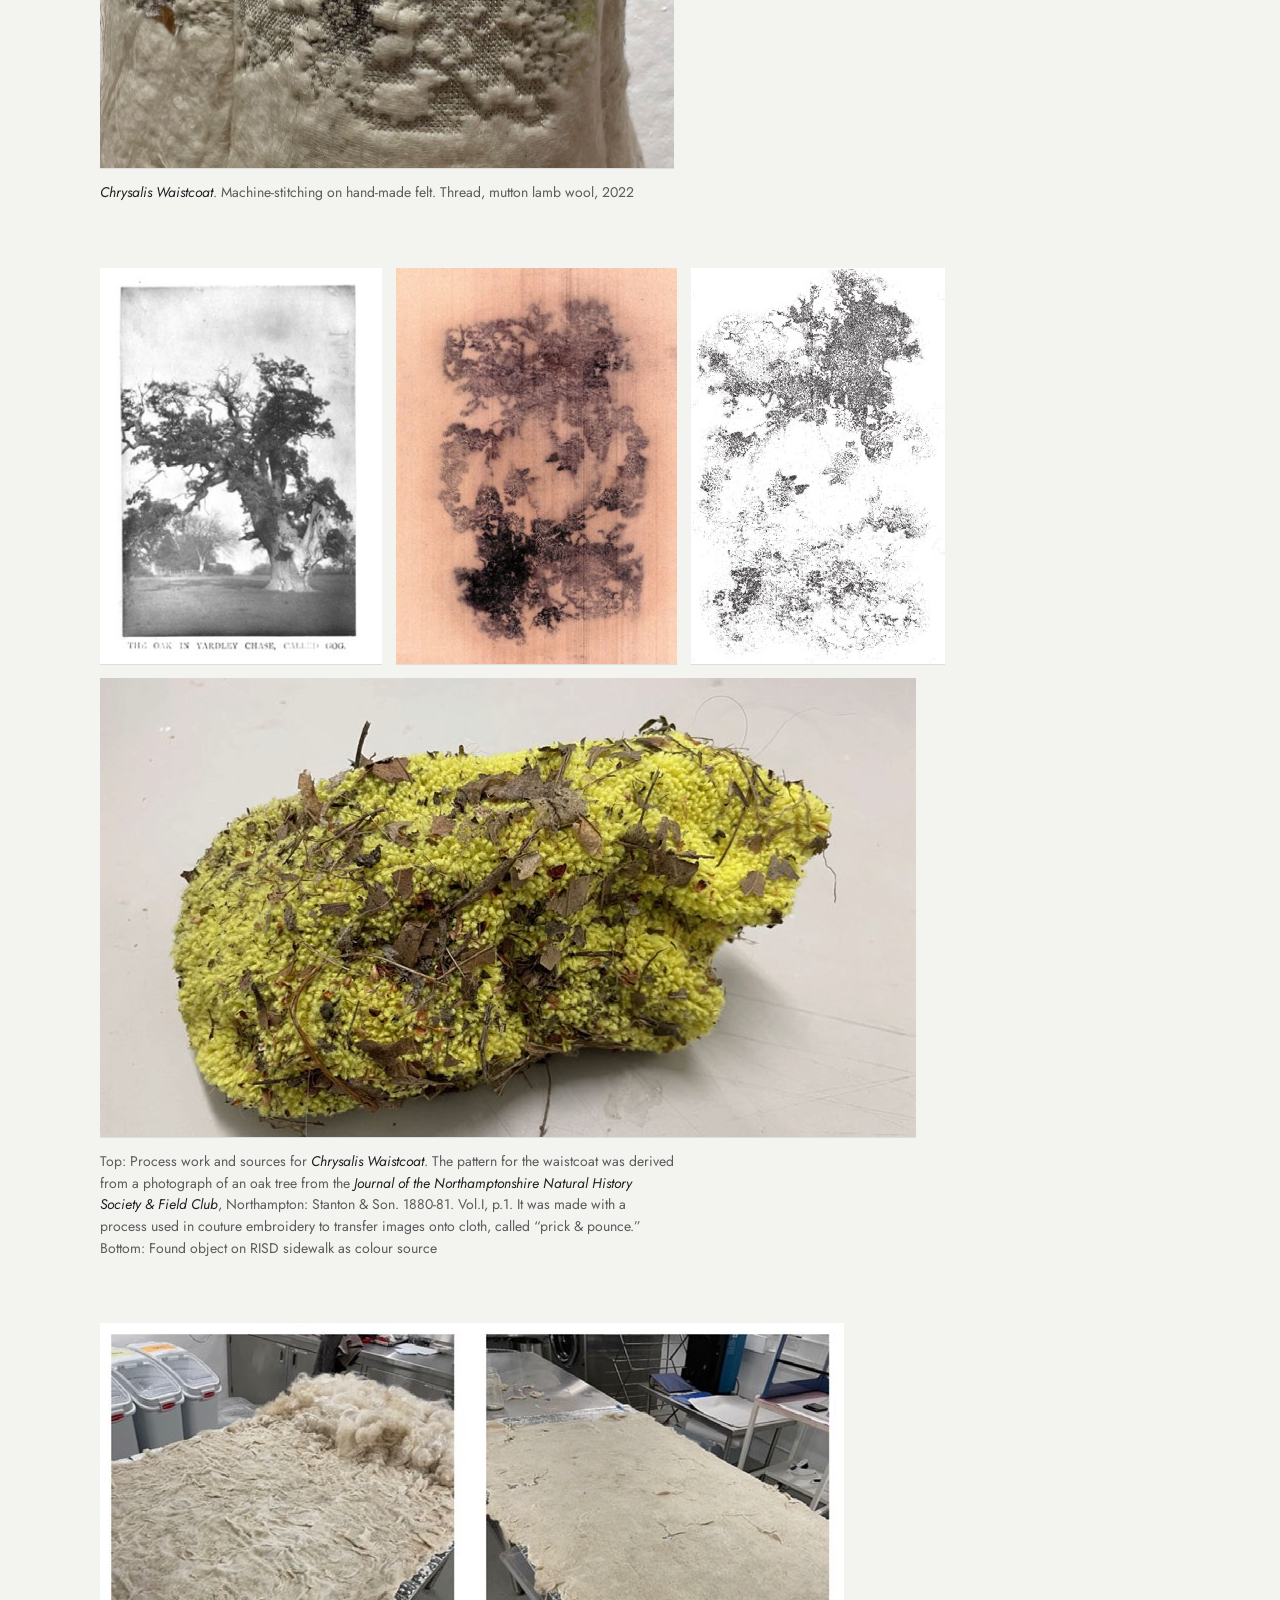
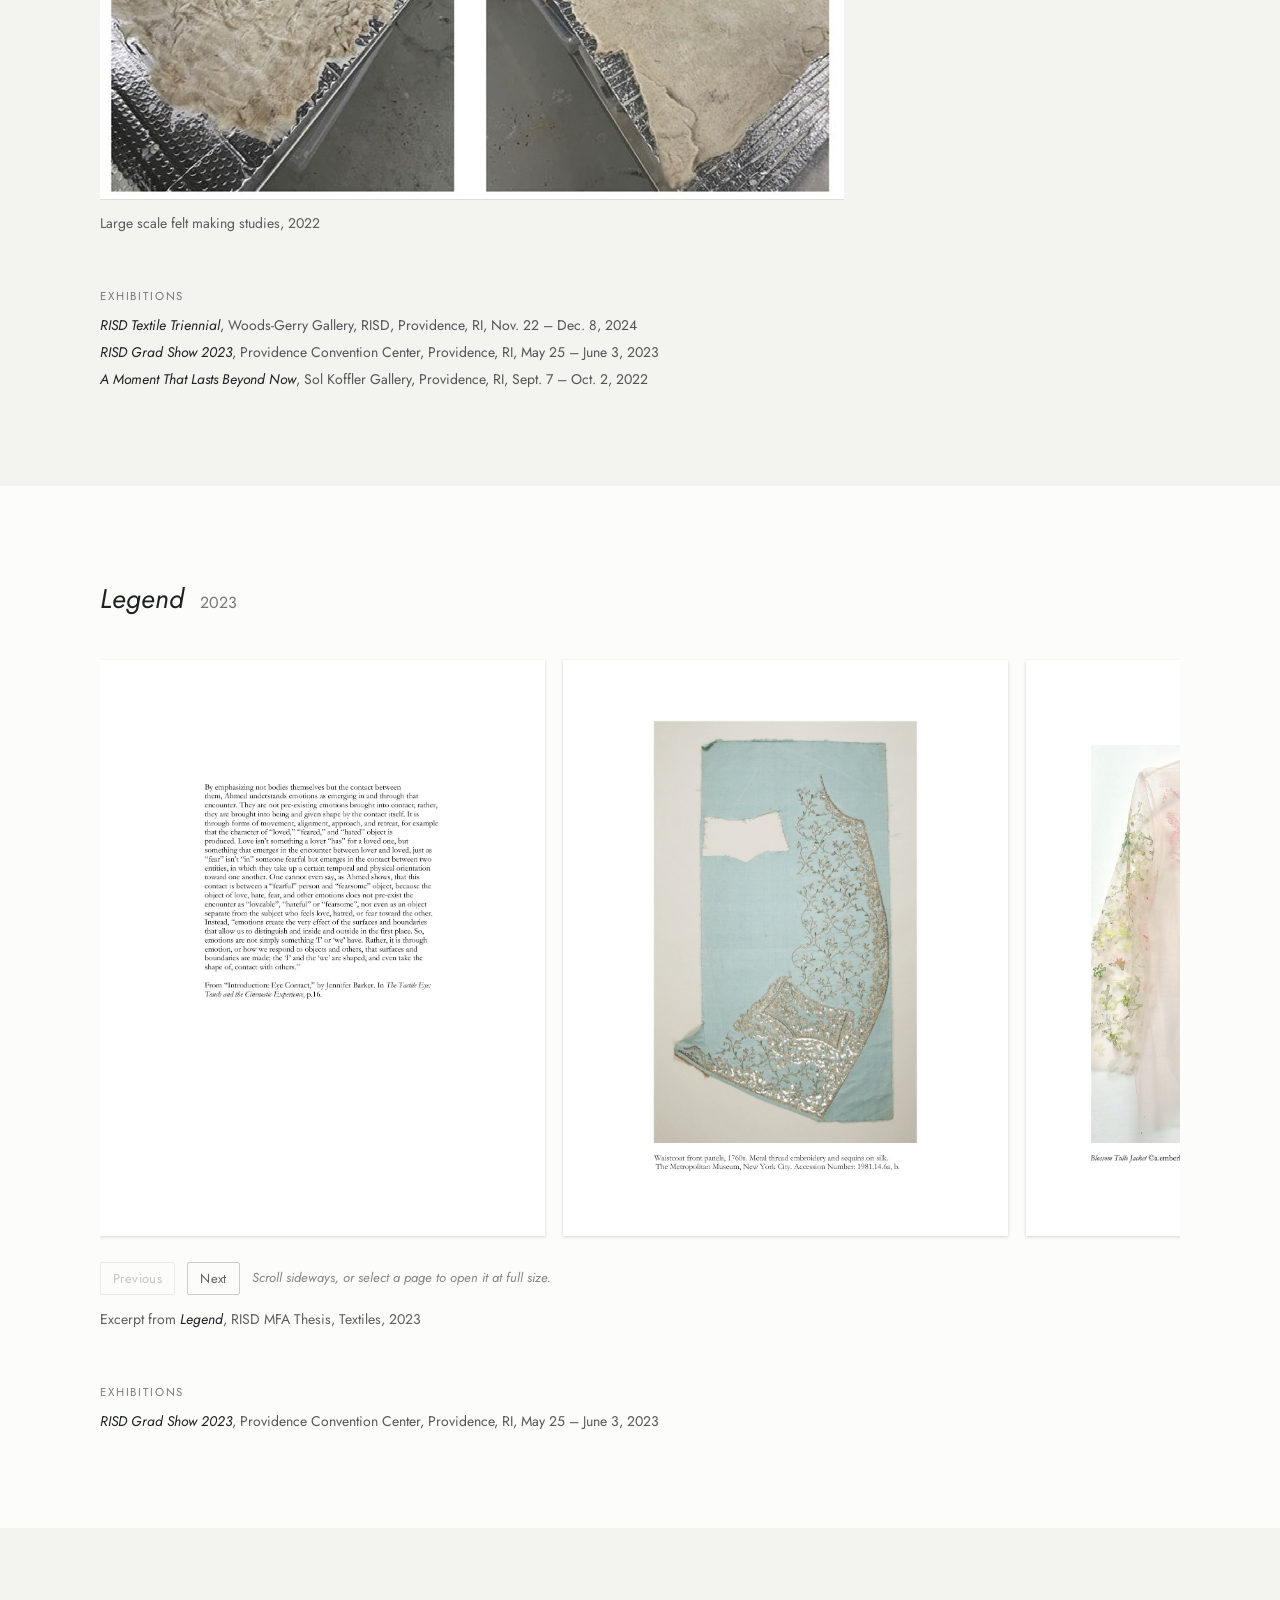
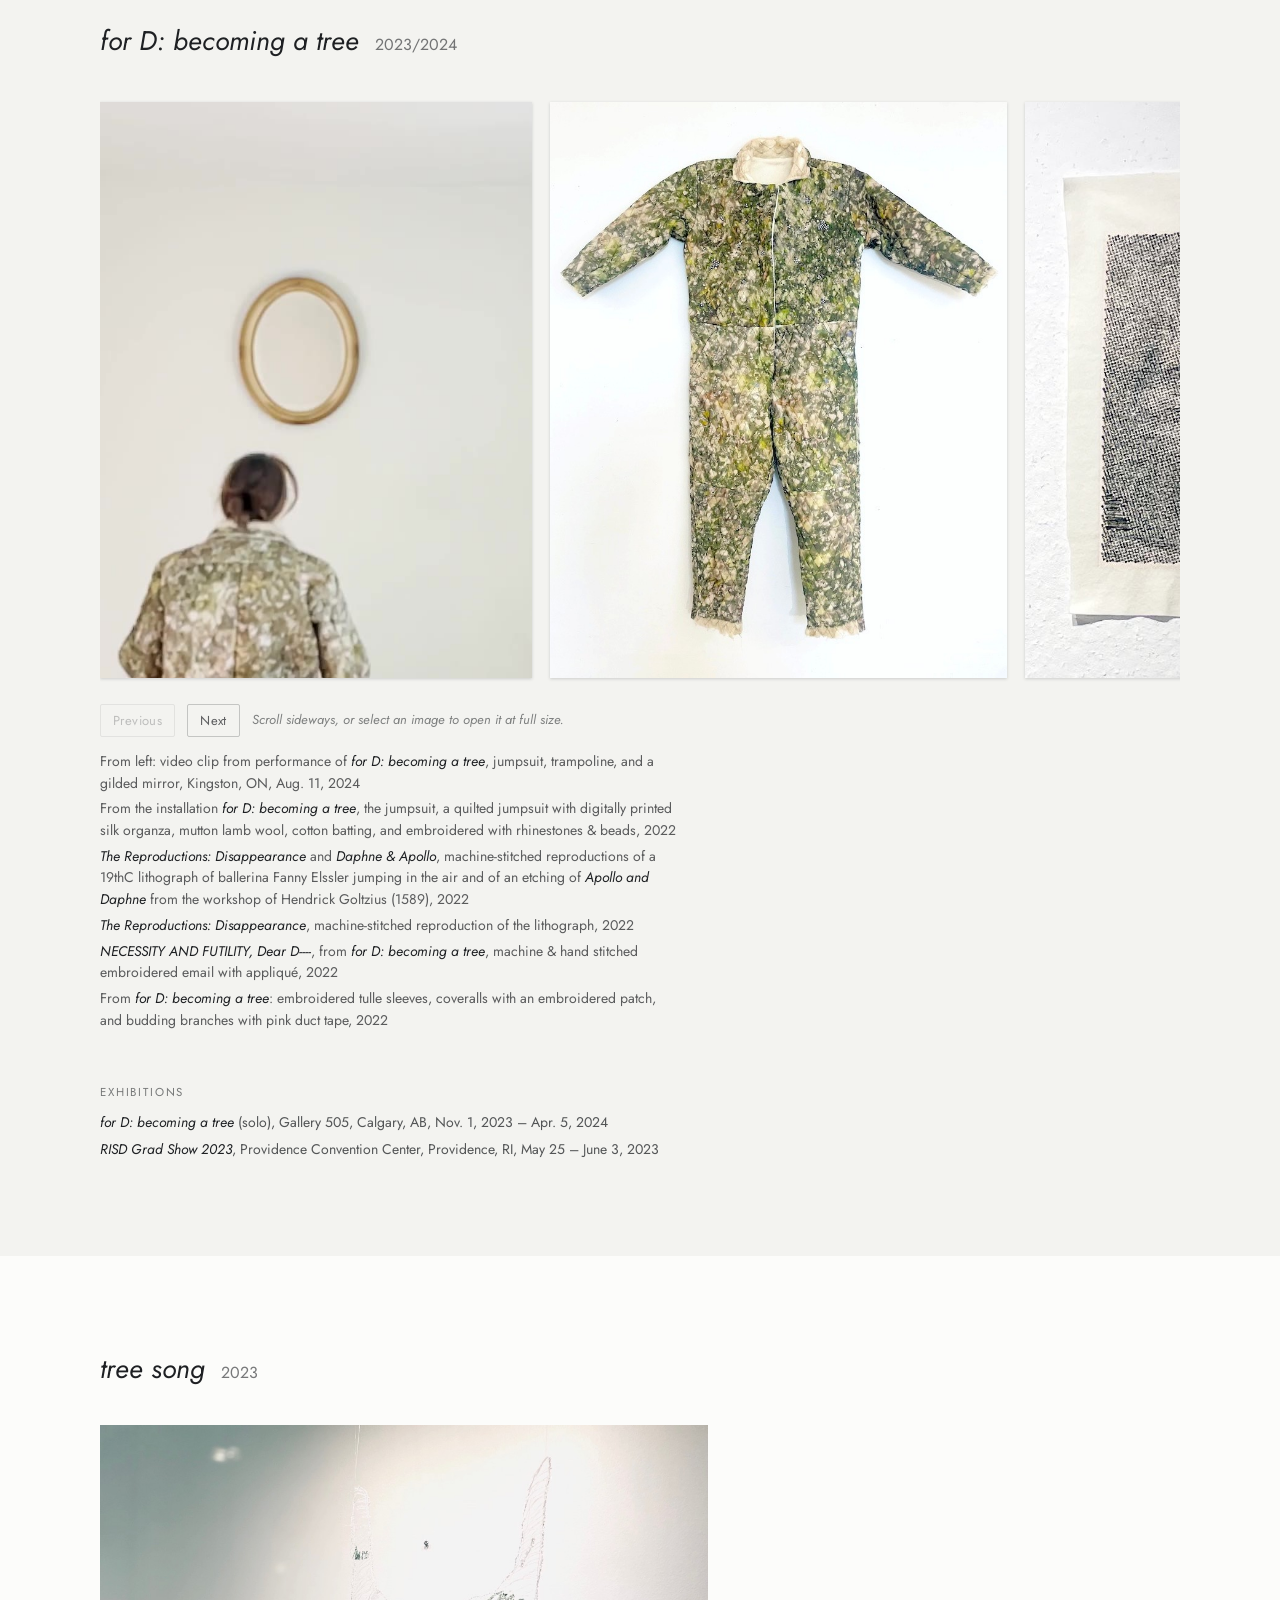
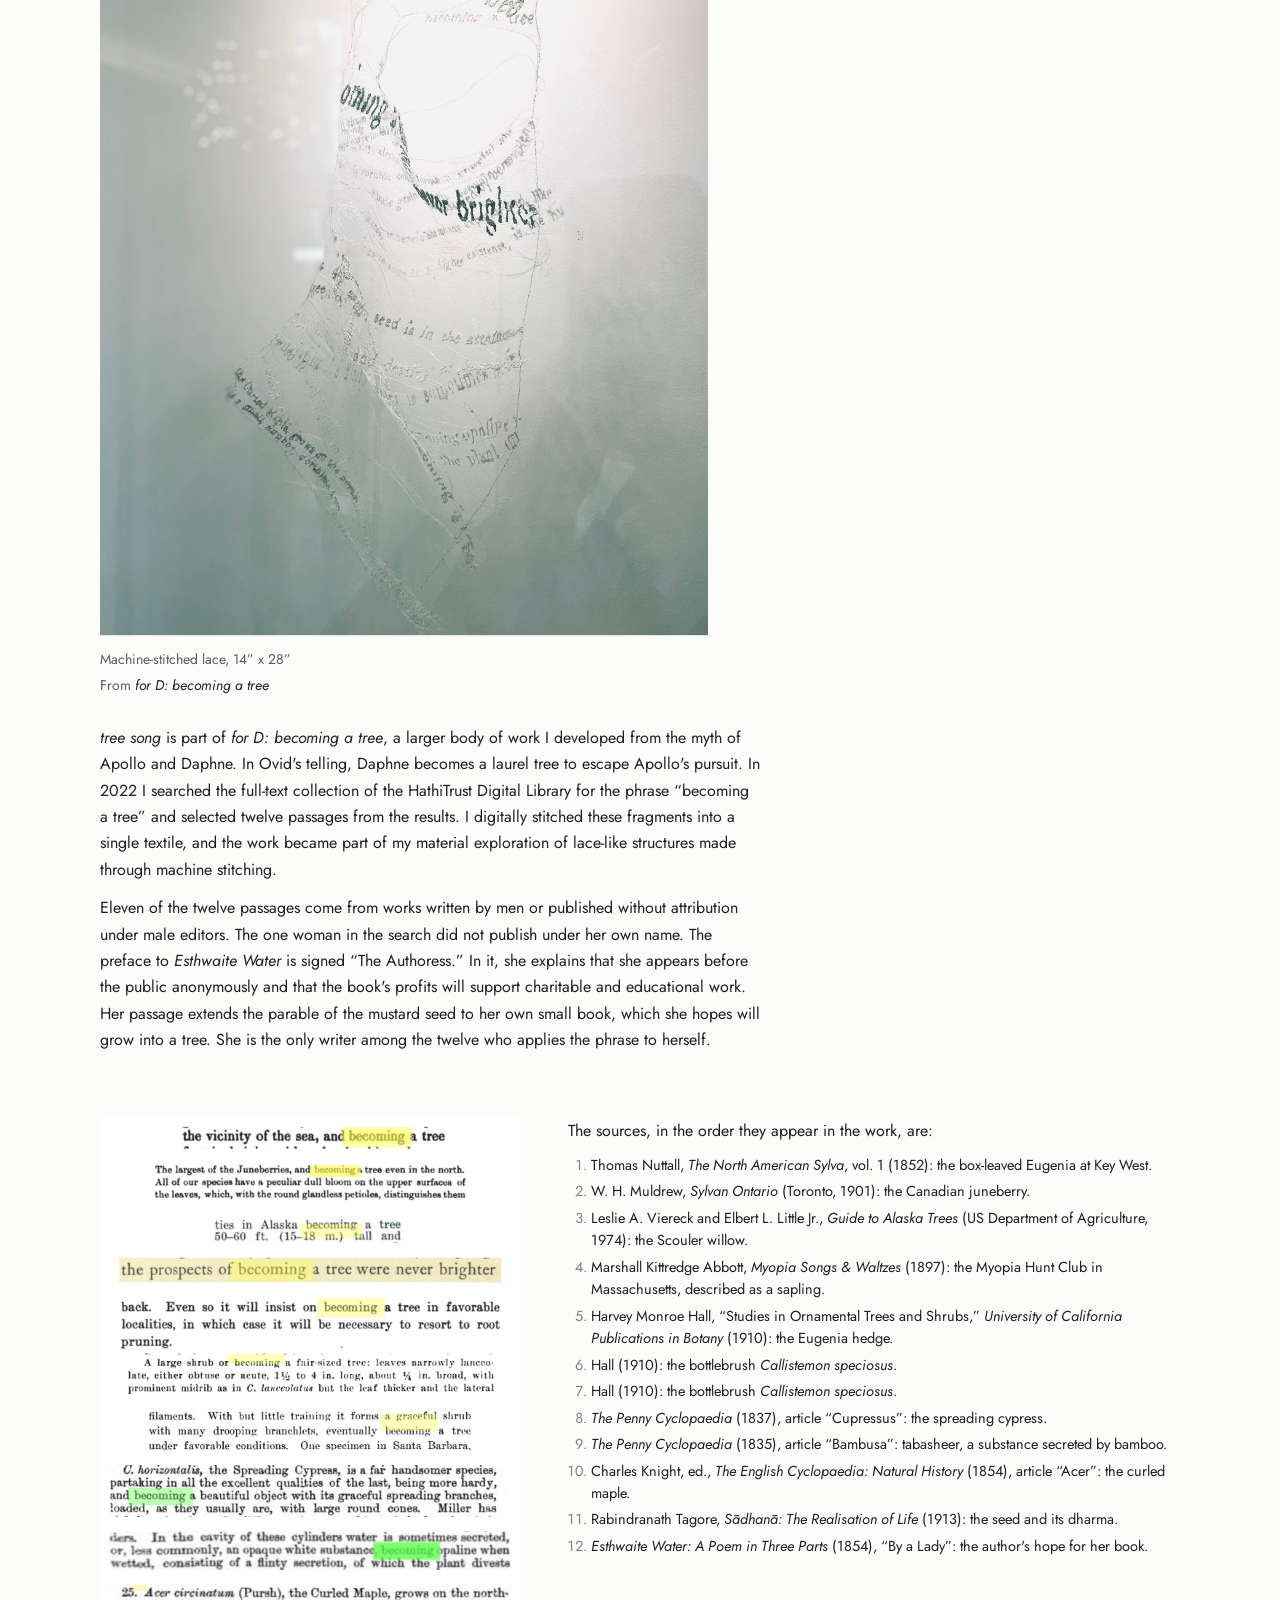
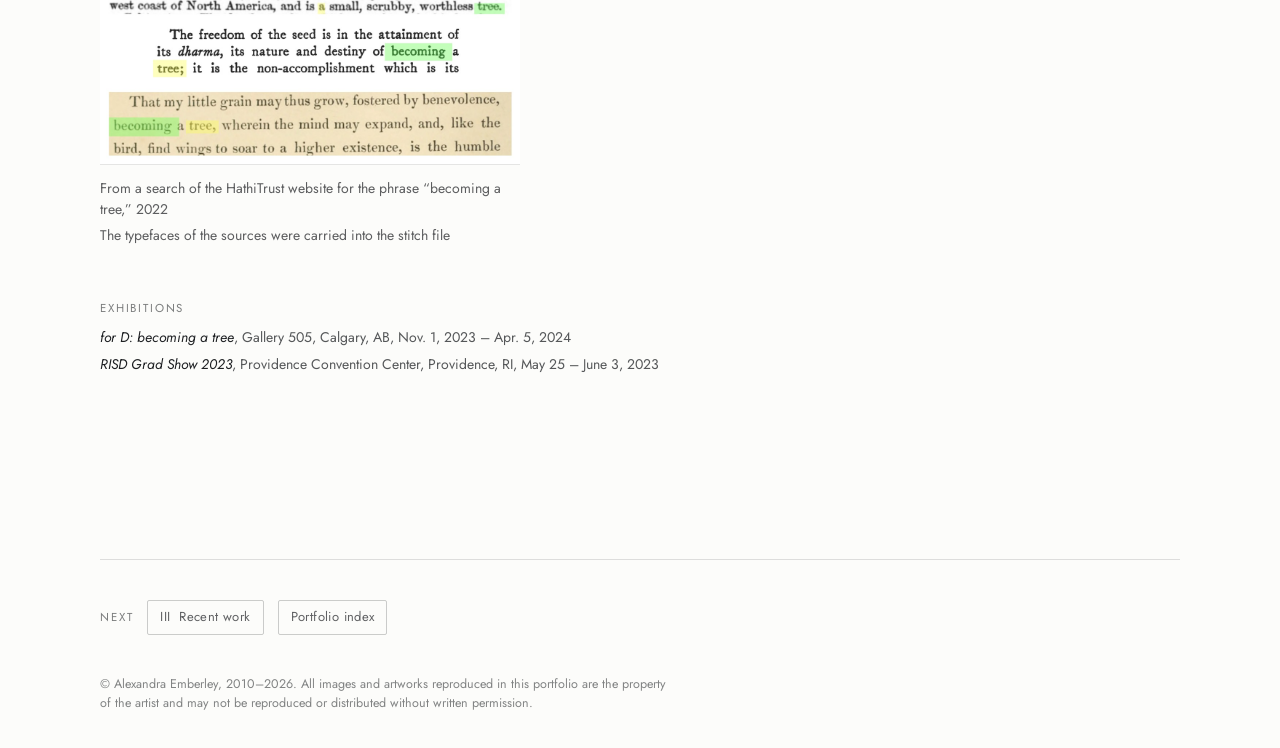
<file: textile-based-inquiry.html>
<!DOCTYPE html>
<html lang="en">
<head>
<meta charset="utf-8">
<meta name="viewport" content="width=device-width, initial-scale=1, viewport-fit=cover">
<title>Textile-based inquiry · Alexandra Emberley · Portfolio 2026</title>
<link rel="preconnect" href="https://fonts.googleapis.com">
<link rel="preconnect" href="https://fonts.gstatic.com" crossorigin>
<link rel="stylesheet" href="https://fonts.googleapis.com/css2?family=Jost:ital,wght@0,400;0,500;1,400&display=swap">
<link rel="stylesheet" href="css/portfolio.css?v=york3">
</head>
<body>
<header class="band masthead" style="--ground:#fcfcfa">
  <div class="inner">
    <nav aria-label="Portfolio sections">
      <ul class="sections">
        <li><a href="early-works.html">Early works</a></li>
        <li><a href="textile-based-inquiry.html" aria-current="page">Textile-based inquiry</a></li>
        <li><a href="recent-work.html">Recent work</a></li>
      </ul>
    </nav>
  </div>
</header>

<main>
  <section class="band opener" style="--ground:#fcfcfa" aria-labelledby="section-title">
    <div class="inner">
      <span class="label">Portfolio 2026 &nbsp;·&nbsp; II</span>
      <h1 id="section-title">Textile-based inquiry</h1>
      <p class="dates">2020–2024</p>
    </div>
  </section>

  <article class="band work" style="--ground:#f3f3f0" aria-labelledby="w-sparrows">
    <div class="inner">
      <header class="work-head">
        <h2 id="w-sparrows">Sparrows and Swallows</h2>
        <p class="year">2020</p>
      </header>

      <figure class="plate">
        <div class="plate-media">
        <img src="images/textile/sparrows-and-swallows.jpg" width="960" height="1280" style="--view:85vh"
             alt="Embroidered swallow in blue and grey thread and beads, diving over a smaller embroidered bird on organza, with stitched script beneath.">
        </div>
        <figcaption><i>Sparrows &amp; Swallows</i>, embroidery, thread, beads, and organza. 18”x 26”, 2020</figcaption>
      </figure>
      <div class="shows">
        <div>
          <span class="label">Exhibitions</span>
          <ul>
          <li><i>Devotion: Sewing the Sacred</i>, <i>Surface Design Journal</i>, Fall 2020, co-curators Jovencio de la Paz and Lauren Sinner</li>
          </ul>
        </div>
      </div>
    </div>
  </article>

  <article class="band work" style="--ground:#fcfcfa" aria-labelledby="w-hydrangea">
    <div class="inner">
      <header class="work-head">
        <h2 id="w-hydrangea">Hydrangea Flower Pattern Necklace</h2>
        <p class="year">2022</p>
      </header>

      <figure class="plate">
        <div class="plate-media">
        <img src="images/textile/hydrangea-flower-necklace.jpg" width="974" height="984"
             alt="A beaded ring necklace on organza, silver beads with patches of colour, resting on lichen-covered bark.">
        </div>
        <figcaption><i>Hydrangea Flower Pattern Necklace</i>. Beads, appliqué and wire on organza. 10”x10”, 2022. The pattern was derived from a drawing made with a hydrangea flower and inspired by Schiaparelli’s <i>Necklace</i> (1938)</figcaption>
      </figure>
      <div class="shows">
        <div>
          <span class="label">Exhibitions</span>
          <ul>
          <li><i>Incremental Growth: RISD Graduate Textiles Biennial 2022</i>, Sol Koffler Gallery, 169 Weybosset Street, Providence, RI, Mar. 4 – Apr. 3, 2022</li>
          </ul>
        </div>
      </div>
    </div>
  </article>

  <article class="band work" style="--ground:#f3f3f0" aria-labelledby="w-petticoat">
    <div class="inner">
      <header class="work-head">
        <h2 id="w-petticoat">Petticoat Jacket/The Wolf and the Lamb</h2>
        <p class="year">2022/2023</p>
      </header>

      <figure class="plate">
        <div class="plate-media">
        <img src="images/textile/petticoat-jacket.jpg" width="886" height="903"
             alt="A jacket of translucent grey-striped silk organza, bleached and stained, with a button and tie.">
        </div>
        <figcaption><i>Petticoat Jacket/The Wolf and the Lamb</i>, deaccessioned horsehair petticoat, digitally printed silk organza treated with bleach and ferric with original button, tie, and tag, 2022/2023</figcaption>
      </figure>

      <figure class="plate">
        <div class="plate-media">
        <div class="row" style="--mw:880px;--sum:2.078;--gaps:14px">
          <img src="images/textile/petticoat-original.jpg" width="802" height="601" style="--ar:1.334"
             alt="The original deaccessioned horsehair petticoat in grey stripes, crumpled.">
          <img src="images/textile/wolf-and-lamb-fable.jpg" width="310" height="417" style="--ar:0.743"
             alt="A printed page of Aesop&#x27;s fable The Wolf and the Lamb with an engraving of a wolf.">
        </div>
        <img src="images/textile/petticoat-organza-print.jpg" width="2000" height="1076"
             alt="A digital image made from scans of the petticoat&#x27;s gathered stripes.">
        </div>
        <figcaption>Process work for <i>Petticoat Jacket</i>. Top is an image of the original deaccessioned petticoat and a copy of the Aesop’s Fable <i>The Wolf and the Lamb</i>. Below: digital image based on scans of the petticoat digitally printed on silk organza, 2022</figcaption>
      </figure>
      <div class="shows">
        <div>
          <span class="label">Exhibitions</span>
          <ul>
          <li><i>RISD Textile Triennial</i>, Woods-Gerry Gallery, RISD, Providence, RI, Nov. 22 – Dec. 8, 2024</li>
          <li><i>New Contemporaries 2023</i>, Gelman Gallery, RISD Museum, Providence, RI, July 1 – Oct. 15, 2023</li>
          <li><i>RISD Grad Show 2023</i>, Providence Convention Center, Providence, RI, May 25 – June 3, 2023</li>
          <li><a href="https://risdmuseum.org/exhibitions-events/exhibitions/inherent-vice-0" target="_blank" rel="noopener"><i>Inherent Vice: Hidden Narratives</i></a>, Donghia Gallery, RISD Museum, Providence, RI, July 23, 2022 – Jan. 15, 2023, an earlier version of the jacket and felt work</li>
          </ul>
        </div>
      </div>
      <figure class="plate doc">
        <div class="plate-media">
        <a class="capped" href="images/textile/petticoat-inherent-vice.jpg" target="_blank" rel="noopener" style="max-width:300px"><img src="images/textile/petticoat-inherent-vice.jpg" width="326" height="461" alt="A museum case: a dark jacket on a stand before a large felt form, with a lamp and a projected image behind glass."></a>
        </div>
        <figcaption>Installation view, <i>Inherent Vice: Hidden Narratives</i>, Donghia Gallery, RISD Museum, 2022–23: an earlier version of the jacket with felt work</figcaption>
      </figure>
    </div>
  </article>

  <article class="band work" style="--ground:#fcfcfa" aria-labelledby="w-sensing-fashion">
    <div class="inner">
      <header class="work-head">
        <h2 id="w-sensing-fashion">Sensing Fashion</h2>
        <p class="year">2023</p>
      </header>

      <figure class="plate">
        <div class="plate-media">
        <div class="row" style="--mw:870px;--sum:2.807;--gaps:14px">
          <img src="images/textile/sensing-fashion-four-samples.jpg" width="448" height="305" style="--ar:1.469"
             alt="Four embroidered samples mounted in a row in a museum wall case.">
          <img src="images/textile/sensing-fashion-gallery.jpg" width="412" height="308" style="--ar:1.338"
             alt="The Sensing Fashion gallery, with garments on forms and projected video on the walls.">
        </div>
        <img src="images/textile/sensing-fashion-samples-detail.jpg" width="864" height="558"
             alt="Two digitally embroidered samples in detail: one yellow and grey, one pale peach in diagonal bands.">
        </div>
        <figcaption><i>Samples</i>, a project for <i>Sensing Fashion</i>, an exhibition co-curated with Kate Irvin at the RISD Museum, 2023</figcaption>
      </figure>
      <p class="note">As Graduate Fellow in Costume and Textiles at the RISD Museum (2022–23), I collaborated with curator Kate Irvin on <i>Sensing Fashion</i>, an exhibition shaped around a major donation of contemporary high-fashion garments. For the exhibit, I developed embroidered samples based on microscopic videos of the garments' surfaces, stitched using an industrial Tajima embroidery machine. The project was part of a larger investigation into whether digital embroidery could capture the sense of duration and wonder experienced with hand-embroidered work.</p>
      <div class="shows">
        <div>
          <span class="label">Exhibitions</span>
          <ul>
          <li><a href="https://risdmuseum.org/exhibitions-events/exhibitions/sensing-fashion" target="_blank" rel="noopener"><i>Sensing Fashion</i></a>, Donghia Gallery, RISD Museum, Providence, RI, Feb. 11 – July 30, 2023</li>
          </ul>
        </div>
      </div>
      <figure class="plate doc">
        <div class="plate-media">
        <div class="capped" style="max-width:560px"><video class="clip" src="media/sensing-fashion-samples.mp4" poster="media/sensing-fashion-samples-poster.jpg" width="1280" height="720" muted loop playsinline preload="none" tabindex="0" aria-label="Sensing Fashion in the Donghia Gallery: projected microscopic video beside garments in a glass case.. Select to pause or play."></video></div>
        </div>
        <figcaption><i>Sensing Fashion</i>, installation view with projected microscopic video, RISD Museum, 2023</figcaption>
      </figure>
    </div>
  </article>

  <article class="band work" style="--ground:#f3f3f0" aria-labelledby="w-chrysalis">
    <div class="inner">
      <header class="work-head">
        <h2 id="w-chrysalis">Chrysalis Waistcoat</h2>
        <p class="year">2022</p>
      </header>

      <figure class="plate">
        <div class="plate-media">
        <img src="images/textile/chrysalis-waistcoat.jpg" width="1153" height="1536" style="--view:85vh"
             alt="A waistcoat of pale hand-made felt on a dress form, its surface densely machine-stitched with raised, lichen-like texture.">
        </div>
        <figcaption><i>Chrysalis Waistcoat</i>. Machine-stitching on hand-made felt. Thread, mutton lamb wool, 2022</figcaption>
      </figure>

      <figure class="plate">
        <div class="plate-media">
        <div class="row" style="--mw:845px;--sum:2.063;--gaps:28px">
          <img src="images/textile/chrysalis-source-oak.jpg" width="290" height="408" style="--ar:0.711"
             alt="Nineteenth-century photograph of a broad oak tree.">
          <img src="images/textile/chrysalis-process-a.jpg" width="293" height="412" style="--ar:0.711"
             alt="Process work: the oak pattern transferred in dark pounce on pink ground.">
          <img src="images/textile/chrysalis-process-b.jpg" width="254" height="396" style="--ar:0.641"
             alt="Process work: the oak pattern as a dotted outline drawing.">
        </div>
        <img src="images/textile/chrysalis-colour-source.jpg" width="816" height="459"
             alt="A found object from a sidewalk, bright yellow-green moss with dry leaves.">
        </div>
        <figcaption>Top: Process work and sources for <i>Chrysalis Waistcoat</i>. The pattern for the waistcoat was derived from a photograph of an oak tree from the <i>Journal of the Northamptonshire Natural History Society &amp; Field Club</i>, Northampton: Stanton &amp; Son. 1880-81. Vol.I, p.1. It was made with a process used in couture embroidery to transfer images onto cloth, called “prick &amp; pounce.” Bottom: Found object on RISD sidewalk as colour source</figcaption>
      </figure>

      <figure class="plate">
        <div class="plate-media">
        <img src="images/textile/felt-work-i-making.jpg" width="744" height="476"
             alt="Two views of large felt being made on studio tables.">
        </div>
        <figcaption>Large scale felt making studies, 2022</figcaption>
      </figure>
      <div class="shows">
        <div>
          <span class="label">Exhibitions</span>
          <ul>
          <li><i>RISD Textile Triennial</i>, Woods-Gerry Gallery, RISD, Providence, RI, Nov. 22 – Dec. 8, 2024</li>
          <li><i>RISD Grad Show 2023</i>, Providence Convention Center, Providence, RI, May 25 – June 3, 2023</li>
          <li><i>A Moment That Lasts Beyond Now</i>, Sol Koffler Gallery, Providence, RI, Sept. 7 – Oct. 2, 2022</li>
          </ul>
        </div>
      </div>
    </div>
  </article>

  <article class="band work" style="--ground:#fcfcfa" aria-labelledby="w-legend">
    <div class="inner">
      <header class="work-head">
        <h2 id="w-legend">Legend</h2>
        <p class="year">2023</p>
      </header>

      <figure class="plate">
        <div class="plate-media">
        <div class="book">
          <div class="pages" tabindex="0" role="region" aria-label="Pages from Legend, RISD MFA thesis. Scroll sideways to turn the pages.">
          <a class="page" href="images/legend/legend-p02.jpg" target="_blank" rel="noopener"><img src="images/legend/legend-p02.jpg" width="1275" height="1650" style="--ar:0.7727;--h:1650px" loading="lazy" alt="Legend, page 2"></a>
          <a class="page" href="images/legend/legend-p03.jpg" target="_blank" rel="noopener"><img src="images/legend/legend-p03.jpg" width="1275" height="1650" style="--ar:0.7727;--h:1650px" loading="lazy" alt="Legend, page 3"></a>
          <a class="page" href="images/legend/legend-p04.jpg" target="_blank" rel="noopener"><img src="images/legend/legend-p04.jpg" width="1275" height="1650" style="--ar:0.7727;--h:1650px" loading="lazy" alt="Legend, page 4"></a>
          <a class="page" href="images/legend/legend-p05.jpg" target="_blank" rel="noopener"><img src="images/legend/legend-p05.jpg" width="1275" height="1650" style="--ar:0.7727;--h:1650px" loading="lazy" alt="Legend, page 5"></a>
          <a class="page" href="images/legend/legend-p06.jpg" target="_blank" rel="noopener"><img src="images/legend/legend-p06.jpg" width="1275" height="1650" style="--ar:0.7727;--h:1650px" loading="lazy" alt="Legend, page 6"></a>
          <a class="page" href="images/legend/legend-p09.jpg" target="_blank" rel="noopener"><img src="images/legend/legend-p09.jpg" width="1275" height="1650" style="--ar:0.7727;--h:1650px" loading="lazy" alt="Legend, page 9"></a>
          <a class="page" href="images/legend/legend-p08.jpg" target="_blank" rel="noopener"><img src="images/legend/legend-p08.jpg" width="1275" height="1650" style="--ar:0.7727;--h:1650px" loading="lazy" alt="Legend, page 8"></a>
          <a class="page" href="images/legend/legend-p07.jpg" target="_blank" rel="noopener"><img src="images/legend/legend-p07.jpg" width="1275" height="1650" style="--ar:0.7727;--h:1650px" loading="lazy" alt="Legend, page 7"></a>
          <a class="page" href="images/legend/legend-p11.jpg" target="_blank" rel="noopener"><img src="images/legend/legend-p11.jpg" width="1275" height="1650" style="--ar:0.7727;--h:1650px" loading="lazy" alt="Legend, page 11"></a>
          <a class="page" href="images/legend/legend-p12.jpg" target="_blank" rel="noopener"><img src="images/legend/legend-p12.jpg" width="1275" height="1650" style="--ar:0.7727;--h:1650px" loading="lazy" alt="Legend, page 12"></a>
          </div>
          <div class="book-controls">
            <button type="button" class="btn" data-turn="-1">Previous</button>
            <button type="button" class="btn" data-turn="1">Next</button>
            <span class="hint">Scroll sideways, or select a page to open it at full size.</span>
          </div>
        </div>
        </div>
        <figcaption>Excerpt from <i>Legend</i>, RISD MFA Thesis, Textiles, 2023</figcaption>
      </figure>
      <div class="shows">
        <div>
          <span class="label">Exhibitions</span>
          <ul>
          <li><i>RISD Grad Show 2023</i>, Providence Convention Center, Providence, RI, May 25 – June 3, 2023</li>
          </ul>
        </div>
      </div>
    </div>
  </article>

  <article class="band work" style="--ground:#f3f3f0" aria-labelledby="w-for-d">
    <div class="inner">
      <header class="work-head">
        <h2 id="w-for-d">for D: becoming a tree</h2>
        <p class="year">2023/2024</p>
      </header>

      <figure class="plate">
        <div class="plate-media">
        <div class="book">
          <div class="pages" tabindex="0" role="region" aria-label="for D: becoming a tree, nine views. Scroll sideways.">
          <div class="page"><video class="clip" src="media/for-d-performance.mp4" poster="media/for-d-performance-poster.jpg" width="612" height="816" style="--ar:0.7500;--h:816px" muted loop playsinline preload="none" tabindex="0" aria-label="Performance of for D: becoming a tree: the artist in the quilted jumpsuit, holding branches, before a gilded mirror.. Select to pause or play."></video></div>
          <a class="page" href="images/textile/for-d-jumpsuit.jpg" target="_blank" rel="noopener"><img src="images/textile/for-d-jumpsuit.jpg" width="743" height="936" style="--ar:0.7938;--h:936px" loading="lazy" alt="A quilted jumpsuit in mottled green and cream silk organza, embroidered with rhinestones and beads."></a>
          <a class="page" href="images/textile/for-d-dot-drawings-pair.jpg" target="_blank" rel="noopener"><img src="images/textile/for-d-dot-drawings-pair.jpg" width="1728" height="926" style="--ar:1.8661;--h:926px" loading="lazy" alt="Two machine-stitched dot drawings pinned side by side on a white wall."></a>
          <a class="page" href="images/textile/for-d-dot-drawing.jpg" target="_blank" rel="noopener"><img src="images/textile/for-d-dot-drawing.jpg" width="623" height="936" style="--ar:0.6656;--h:936px" loading="lazy" alt="A machine-stitched dot drawing on white fabric, a dense field of small dark stitches."></a>
          <a class="page" href="images/textile/for-d-dear-d-email.jpg" target="_blank" rel="noopener"><img src="images/textile/for-d-dear-d-email.jpg" width="886" height="1332" style="--ar:0.6652;--h:1332px" loading="lazy" alt="An embroidered email on white fabric: lines of dark machine-stitched text overlaid with pink stitched blossoms and green appliqué."></a>
          <a class="page" href="images/textile/for-d-dear-d-email-detail.jpg" target="_blank" rel="noopener"><img src="images/textile/for-d-dear-d-email-detail.jpg" width="864" height="915" style="--ar:0.9443;--h:915px" loading="lazy" alt="Close view of the embroidered email: lines of black stitched text crossed by pink cross-stitch blossoms, felt appliqué flowers, and green stitched bars in the margin."></a>
          <a class="page" href="images/textile/for-d-tulle-sleeves.jpg" target="_blank" rel="noopener"><img src="images/textile/for-d-tulle-sleeves.jpg" width="1000" height="884" style="--ar:1.1312;--h:884px" loading="lazy" alt="Two pieces of pale peach tulle, cut as sleeve and bodice pattern pieces, embroidered with small pink, green, black and blue blossoms."></a>
          <a class="page" href="images/textile/for-d-coveralls.jpg" target="_blank" rel="noopener"><img src="images/textile/for-d-coveralls.jpg" width="406" height="668" style="--ar:0.6078;--h:668px" loading="lazy" alt="Green coveralls hanging on a wall, with a small embroidered patch on the chest."></a>
          <a class="page" href="images/textile/for-d-branch-drawing.jpg" target="_blank" rel="noopener"><img src="images/textile/for-d-branch-drawing.jpg" width="937" height="1424" style="--ar:0.6580;--h:1424px" loading="lazy" alt="A bundle of bare branches bound with pink duct tape against a white wall."></a>
          </div>
          <div class="book-controls">
            <button type="button" class="btn" data-turn="-1">Previous</button>
            <button type="button" class="btn" data-turn="1">Next</button>
            <span class="hint">Scroll sideways, or select an image to open it at full size.</span>
          </div>
        </div>
        </div>
        <figcaption><span class="line">From left: video clip from performance of <i>for D: becoming a tree</i>, jumpsuit, trampoline, and a gilded mirror, Kingston, ON, Aug. 11, 2024</span><span class="line">From the installation <i>for D: becoming a tree</i>, the jumpsuit, a quilted jumpsuit with digitally printed silk organza, mutton lamb wool, cotton batting, and embroidered with rhinestones &amp; beads, 2022</span><span class="line"><i>The Reproductions: Disappearance</i> and <i>Daphne &amp; Apollo</i>, machine-stitched reproductions of a 19thC lithograph of ballerina Fanny Elssler jumping in the air and of an etching of <i>Apollo and Daphne</i> from the workshop of Hendrick Goltzius (1589), 2022</span><span class="line"><i>The Reproductions: Disappearance</i>, machine-stitched reproduction of the lithograph, 2022</span><span class="line"><i>NECESSITY AND FUTILITY, Dear D----</i>, from <i>for D: becoming a tree</i>, machine &amp; hand stitched embroidered email with appliqué, 2022</span><span class="line">From <i>for D: becoming a tree</i>: embroidered tulle sleeves, coveralls with an embroidered patch, and budding branches with pink duct tape, 2022</span></figcaption>
      </figure>
      <div class="shows">
        <div>
          <span class="label">Exhibitions</span>
          <ul>
          <li><i>for D: becoming a tree</i> (solo), Gallery 505, Calgary, AB, Nov. 1, 2023 – Apr. 5, 2024</li>
          <li><i>RISD Grad Show 2023</i>, Providence Convention Center, Providence, RI, May 25 – June 3, 2023</li>
          </ul>
        </div>
    </div>
  </article>

  <article class="band work" style="--ground:#fcfcfa" aria-labelledby="w-tree-song">
    <div class="inner">
      <header class="work-head">
        <h2 id="w-tree-song">tree song</h2>
        <p class="year">2023</p>
      </header>

      <figure class="plate">
        <div class="plate-media">
        <img src="images/textile/tree-song.jpg" width="1152" height="1536" style="--view:90vh"
             alt="Machine-stitched lace hanging against a pale wall: a tall, narrow tree form made of stitched lines of text.">
        </div>
        <figcaption><span class="line">Machine-stitched lace, 14” x 28”</span><span class="line">From <i>for D: becoming a tree</i></span></figcaption>
      </figure>
      <p class="note"><i>tree song</i> is part of <i>for D: becoming a tree</i>, a larger body of work I developed from the myth of Apollo and Daphne. In Ovid's telling, Daphne becomes a laurel tree to escape Apollo's pursuit. In 2022 I searched the full-text collection of the HathiTrust Digital Library for the phrase “becoming a tree” and selected twelve passages from the results. I digitally stitched these fragments into a single textile, and the work became part of my material exploration of lace-like structures made through machine stitching.</p>
      <p class="note">Eleven of the twelve passages come from works written by men or published without attribution under male editors. The one woman in the search did not publish under her own name. The preface to <i>Esthwaite Water</i> is signed “The Authoress.” In it, she explains that she appears before the public anonymously and that the book's profits will support charitable and educational work. Her passage extends the parable of the mustard seed to her own small book, which she hopes will grow into a tree. She is the only writer among the twelve who applies the phrase to herself.</p>
      <div class="side">
      <figure class="plate">
        <div class="plate-media">
        <a class="capped" href="images/textile/tree-song-sources.jpg" target="_blank" rel="noopener" style="max-width:420px"><img src="images/textile/tree-song-sources.jpg" width="1154" height="1775" alt="Twelve printed passages clipped from digitized books, each containing the phrase becoming a tree, highlighted in yellow and green."></a>
        </div>
        <figcaption><span class="line">From a search of the HathiTrust website for the phrase “becoming a tree,” 2022</span><span class="line">The typefaces of the sources were carried into the stitch file</span></figcaption>
      </figure>
        <div class="note side-text"><p>The sources, in the order they appear in the work, are:</p>
        <ol class="sources">
        <li>Thomas Nuttall, <i>The North American Sylva</i>, vol. 1 (1852): the box-leaved Eugenia at Key West.</li>
        <li>W. H. Muldrew, <i>Sylvan Ontario</i> (Toronto, 1901): the Canadian juneberry.</li>
        <li>Leslie A. Viereck and Elbert L. Little Jr., <i>Guide to Alaska Trees</i> (US Department of Agriculture, 1974): the Scouler willow.</li>
        <li>Marshall Kittredge Abbott, <i>Myopia Songs &amp; Waltzes</i> (1897): the Myopia Hunt Club in Massachusetts, described as a sapling.</li>
        <li>Harvey Monroe Hall, “Studies in Ornamental Trees and Shrubs,” <i>University of California Publications in Botany</i> (1910): the Eugenia hedge.</li>
        <li>Hall (1910): the bottlebrush <i>Callistemon speciosus</i>.</li>
        <li>Hall (1910): the bottlebrush <i>Callistemon speciosus</i>.</li>
        <li><i>The Penny Cyclopaedia</i> (1837), article “Cupressus”: the spreading cypress.</li>
        <li><i>The Penny Cyclopaedia</i> (1835), article “Bambusa”: tabasheer, a substance secreted by bamboo.</li>
        <li>Charles Knight, ed., <i>The English Cyclopaedia: Natural History</i> (1854), article “Acer”: the curled maple.</li>
        <li>Rabindranath Tagore, <i>Sādhanā: The Realisation of Life</i> (1913): the seed and its dharma.</li>
        <li><i>Esthwaite Water: A Poem in Three Parts</i> (1854), “By a Lady”: the author's hope for her book.</li>
      </ol></div>
      </div>
      <div class="shows">
        <div>
          <span class="label">Exhibitions</span>
          <ul>
          <li><i>for D: becoming a tree</i>, Gallery 505, Calgary, AB, Nov. 1, 2023 – Apr. 5, 2024</li>
          <li><i>RISD Grad Show 2023</i>, Providence Convention Center, Providence, RI, May 25 – June 3, 2023</li>
          </ul>
        </div>
      </div>
    </div>
  </article>
</main>

<footer class="band close" style="--ground:#fcfcfa">
  <div class="inner">
    <div class="next">
      <span class="label">Next</span>
      <a class="btn" href="recent-work.html">III &nbsp;Recent work</a>
      <a class="btn" href="index.html">Portfolio index</a>
    </div>
    <p class="rights">© Alexandra Emberley, 2010–2026. All images and artworks reproduced in this portfolio are the property of the artist and may not be reproduced or distributed without written permission.</p>
  </div>
</footer>
<script>
document.querySelectorAll('.book').forEach(function (book) {
  var strip = book.querySelector('.pages');
  var items = Array.prototype.slice.call(strip.querySelectorAll('.page'));
  var prev = book.querySelector('[data-turn="-1"]'), next = book.querySelector('[data-turn="1"]');
  function lefts() {  // where each page starts, measured inside the strip
    var base = strip.getBoundingClientRect().left - strip.scrollLeft;
    return items.map(function (it) { return it.getBoundingClientRect().left - base; });
  }
  function ends() {
    var max = strip.scrollWidth - strip.clientWidth;
    prev.disabled = strip.scrollLeft <= 2;
    next.disabled = strip.scrollLeft >= max - 2;
  }
  function turn(dir) {
    var x = strip.scrollLeft, max = strip.scrollWidth - strip.clientWidth, pos = lefts(), to;
    if (dir > 0) { to = pos.find(function (l) { return l > x + 4; }); if (to === undefined || to > max) to = max; }
    else { to = 0; pos.forEach(function (l) { if (l < x - 4) to = l; }); }
    strip.style.scrollSnapType = 'none';
    strip.scrollTo({ left: to, behavior: 'smooth' });
    clearTimeout(strip._snap);
    strip._snap = setTimeout(function () { strip.style.scrollSnapType = ''; ends(); }, 700);
  }
  prev.addEventListener('click', function () { turn(-1); });
  next.addEventListener('click', function () { turn(1); });
  strip.addEventListener('scroll', ends, { passive: true });
  window.addEventListener('resize', ends);
  window.addEventListener('load', ends);
  ends();
});
</script>
<script>
(function () {
  var clips = document.querySelectorAll('video.clip');
  var still = window.matchMedia('(prefers-reduced-motion: reduce)').matches;
  if (!clips.length || still || !('IntersectionObserver' in window)) return;
  var seen = new IntersectionObserver(function (entries) {
    entries.forEach(function (e) {
      if (e.isIntersecting) { e.target.play().catch(function () {}); }
      else { e.target.pause(); }
    });
  }, { threshold: 0.35 });
  clips.forEach(function (v) { seen.observe(v); });
})();
document.querySelectorAll('video.clip').forEach(function (v) {
  function toggle() { if (v.paused) { v.play().catch(function () {}); } else { v.pause(); } }
  v.addEventListener('click', toggle);
  v.addEventListener('keydown', function (e) { if (e.key === 'Enter' || e.key === ' ') { e.preventDefault(); toggle(); } });
});
</script>
<!-- Statcounter -->
<script>var sc_project=13358656; var sc_invisible=1; var sc_security="503b06b8";</script>
<script src="https://www.statcounter.com/counter/counter.js" async></script>
<noscript><div class="statcounter"><a title="Web Analytics Made Easy - Statcounter" href="https://statcounter.com/" target="_blank"><img class="statcounter" src="https://c.statcounter.com/13358656/0/503b06b8/1/" alt="Web Analytics Made Easy - Statcounter" referrerPolicy="no-referrer-when-downgrade"></a></div></noscript>
</body>
</html>
</file>
<file: css/portfolio.css>
/* Alexandra Emberley, Portfolio 2026
   One type system across every page: Jost, a geometric face after Futura.
   Each work sets its own ground with --ground and, on dark grounds, --ink. */

:root {
  --paper: #fcfcfa;
  --ink: #1e2023;
  --gilt: #8a6a2c;
  --ground: var(--paper);
  --view: 70vh;  /* the tallest any work is shown, so a whole piece fits on a laptop screen */
  color-scheme: light;
}

*, *::before, *::after { box-sizing: border-box; }

body {
  margin: 0;
  background: var(--paper);
  color: var(--ink);
  font-family: "Jost", "Futura", "Futura PT", "Century Gothic", "Helvetica Neue", Arial, sans-serif;
  font-size: 16px;
  line-height: 1.6;
  -webkit-font-smoothing: antialiased;
}

img { display: block; max-width: 100%; height: auto; }
a { color: inherit; }
a:focus-visible { outline: 2px solid var(--gilt); outline-offset: 3px; }

/* every band shares one measure and one gutter */
.band {
  background: var(--ground);
  color: var(--ink);
  padding-inline: max(16px, 4vw);
}
.inner { max-width: 1080px; margin: 0 auto; }

/* masthead */
.masthead { padding-block: 22px 0; }
.masthead .inner {
  display: flex; flex-wrap: wrap; justify-content: flex-end; align-items: baseline;
  gap: 8px 28px;
}
.sections { display: flex; flex-wrap: wrap; gap: 6px 22px; margin: 0; padding: 0; list-style: none; }
.sections a, .label {
  font-size: 11.5px; letter-spacing: .16em; text-transform: uppercase; text-decoration: none;
  color: color-mix(in srgb, var(--ink) 58%, transparent);
}
.sections a:hover { color: var(--ink); }
.sections a[aria-current="page"] {
  color: var(--ink);
  text-decoration: underline; text-decoration-color: var(--gilt); text-underline-offset: 5px;
}

/* section opener */
.opener { padding-block: clamp(56px, 11vw, 120px) clamp(40px, 7vw, 72px); }
.opener .label { display: block; margin-bottom: 14px; }
.opener h1 {
  margin: 0; font-weight: 400; font-size: clamp(30px, 4.4vw, 44px); line-height: 1.12; letter-spacing: -.005em;
  text-wrap: balance;
}
.opener .dates { margin: 10px 0 0; font-size: 17px; color: color-mix(in srgb, var(--ink) 62%, transparent); }

/* a work */
.work { padding-block: clamp(52px, 8vw, 96px); }
.work-head { display: flex; flex-wrap: wrap; align-items: baseline; gap: 4px 16px; margin: 0 0 clamp(24px, 4vw, 40px); }
.work-head h2 { margin: 0; font-weight: 400; font-style: italic; font-size: clamp(22px, 2.6vw, 27px); line-height: 1.25; }
.work-head .year { margin: 0; font-size: 16px; color: color-mix(in srgb, var(--ink) 60%, transparent); font-variant-numeric: oldstyle-nums; }

/* plates: a group of images with the caption that belongs to them */
.plate { margin: 0; display: grid; gap: 14px; justify-items: start; }
.plate + .plate { margin-top: clamp(40px, 6vw, 64px); }
.plate-media { display: contents; }
.plate-media > img { width: auto; max-height: var(--view); }
.capped { display: block; width: 100%; }
.capped img { width: 100%; height: auto; }
.plate img { box-shadow: 0 1px 0 color-mix(in srgb, var(--ink) 10%, transparent); }

/* a row of images held to one height: each figure grows by its aspect ratio */
.row { display: flex; gap: 14px; width: 100%; max-width: min(var(--mw), calc(var(--view) * var(--sum) + var(--gaps))); }
.row > img { flex: var(--ar) 1 0; min-width: 0; width: 100%; }

.plate figcaption {
  max-width: 72ch; font-size: 14px; line-height: 1.55;
  color: color-mix(in srgb, var(--ink) 72%, transparent);
}
.plate figcaption i { color: var(--ink); }
.plate figcaption .line { display: block; }
.plate figcaption .line + .line { margin-top: 4px; }
.plate figcaption a { text-decoration-color: var(--gilt); text-underline-offset: 3px; overflow-wrap: anywhere; }

/* the artist's own text on a work, set at reading size */
.note { max-width: 66ch; margin: 28px 0 0; font-size: 16px; line-height: 1.65; }
.note i { font-style: italic; }

/* moving image */
.clip, .film { display: block; max-width: 100%; height: auto; max-height: var(--view); width: auto; background: transparent; }
.clip { cursor: pointer; }
.clip:focus-visible, .film:focus-visible { outline: 2px solid var(--gilt); outline-offset: 3px; }
.player { display: grid; gap: 10px; width: fit-content; max-width: 100%; }
.player .film { cursor: pointer; box-shadow: 0 0 0 1px color-mix(in srgb, var(--ink) 10%, transparent); }
.player-controls { display: flex; flex-wrap: wrap; align-items: center; gap: 8px 12px; }
.player-controls .btn { font-family: inherit; background: transparent; cursor: pointer; }
.player-controls .seek { flex: 1 1 140px; min-width: 120px; accent-color: color-mix(in srgb, var(--ink) 60%, transparent); }
.player-controls .time { font-size: 13px; font-variant-numeric: tabular-nums; color: color-mix(in srgb, var(--ink) 60%, transparent); min-width: 7.5em; }
.row > .clip, .row > .film { flex: var(--ar) 1 0; min-width: 0; width: 100%; max-height: none; }

/* a publication shown page by page */
.book { width: 100%; display: grid; gap: 14px; }
.pages {
  display: flex; align-items: flex-start; gap: 18px; overflow-x: auto; scroll-snap-type: x mandatory;
  padding-block: 4px 12px; overscroll-behavior-x: contain; position: relative;
}
.pages:focus-visible { outline: 2px solid var(--gilt); outline-offset: 4px; }
.page { flex: none; scroll-snap-align: start; display: block; }
.page img {
  height: min(clamp(320px, 64vh, 720px), calc(var(--h, 2000px) * 1.2));
  width: auto; max-width: none; background: #fff;
  box-shadow: 0 1px 3px color-mix(in srgb, var(--ink) 18%, transparent);
}
/* a clip takes its place in the strip at the same height as the images */
.page .clip {
  height: min(clamp(320px, 64vh, 720px), calc(var(--h, 2000px) * 1.2));
  width: auto; max-width: none; max-height: none; aspect-ratio: var(--ar);
  box-shadow: 0 1px 3px color-mix(in srgb, var(--ink) 18%, transparent);
}
.book-controls { display: flex; flex-wrap: wrap; align-items: center; gap: 10px 12px; }
.book-controls button { font-family: inherit; background: transparent; cursor: pointer; }
.book-controls button:disabled { opacity: .35; cursor: default; }
.hint { font-size: 13px; font-style: italic; color: color-mix(in srgb, var(--ink) 55%, transparent); }

/* text that opens a work, and the links that close it */
.note.lead { margin: 0 0 clamp(28px, 4vw, 40px); }
.work-links { margin-top: clamp(32px, 5vw, 48px); }
.plate + .note + .plate, .note + .plate { margin-top: clamp(40px, 6vw, 64px); }
.roman { font-style: normal; }

/* front page: one band per section */
.contents { padding-block: clamp(44px, 7vw, 80px); }
.contents .inner { display: grid; grid-template-columns: minmax(0, 1fr) minmax(0, 1.1fr); gap: clamp(24px, 4vw, 56px); align-items: center; }
.contents h2 { margin: 6px 0 4px; font-weight: 400; font-size: clamp(24px, 3vw, 32px); line-height: 1.15; }
.contents h2 a { text-decoration: none; }
.contents .dates { margin: 0 0 18px; font-size: 16px; color: color-mix(in srgb, var(--ink) 62%, transparent); }
.contents ul { list-style: none; margin: 0 0 24px; padding: 0; display: grid; gap: 2px; font-size: 15.5px; }
.contents li i { font-style: italic; }
.contents img { width: 100%; height: auto; max-height: 60vh; object-fit: cover; }
.contents.wide .inner { grid-template-columns: minmax(0, 1fr) minmax(0, 1.5fr); }
@media (max-width: 760px) { .contents .inner { grid-template-columns: 1fr; } }

.note + .note { margin-top: 12px; }
.note > .label:only-child { display: block; margin-top: 8px; }
.colophon { max-width: 72ch; margin-top: 28px; font-size: 13.5px; line-height: 1.5; color: color-mix(in srgb, var(--ink) 72%, transparent); }
.colophon .label { display: block; margin-bottom: 6px; }
.colophon p { margin: 0 0 6px; }
.colophon a { overflow-wrap: anywhere; text-decoration-color: var(--gilt); text-underline-offset: 3px; }

ol.sources { max-width: 68ch; margin: 10px 0 0; padding-left: 1.6em; font-size: 14.5px; line-height: 1.55; display: grid; gap: 4px; font-variant-numeric: oldstyle-nums; }
ol.sources li::marker { color: color-mix(in srgb, var(--ink) 55%, transparent); }

@media (max-width: 640px) { /* phone strip: keep portraits and landscapes closer in height */
  .page img, .page .clip { height: min(calc((100vw - 32px) / var(--ar, .7727)), calc((100vw - 32px) * 1.05), calc(var(--h, 2000px) * 1.2)); }
}

/* close of section */
footer.close .inner { border-top: 1px solid color-mix(in srgb, var(--ink) 14%, transparent); padding-top: clamp(28px, 4vw, 40px); }
.close { padding-block: clamp(56px, 8vw, 88px) 36px; }
.close .inner { display: grid; gap: 40px; }
.next { display: flex; flex-wrap: wrap; gap: 10px 14px; align-items: center; }
.btn {
  font-size: 13px; letter-spacing: .03em; text-decoration: none;
  color: color-mix(in srgb, var(--ink) 70%, transparent);
  border: 1px solid color-mix(in srgb, var(--ink) 22%, transparent);
  padding: 6px 12px; border-radius: 2px; transition: color .3s, border-color .3s;
}
.btn:hover { color: var(--ink); border-color: color-mix(in srgb, var(--ink) 50%, transparent); }
.btn i { font-style: italic; }
.rights { margin: 0; font-size: 12.5px; line-height: 1.5; max-width: 72ch; color: color-mix(in srgb, var(--ink) 55%, transparent); }

@media (max-width: 640px) {
  body { font-size: 15.5px; }
  .row { flex-direction: column; max-width: var(--mw); }
  .row > img { flex: none; }
  .plate figcaption { font-size: 13.5px; }
}
@media (prefers-reduced-motion: reduce) { .btn { transition: none; } }

/* about and CV */
.prose .inner > .label { display: block; margin: clamp(36px, 5vw, 52px) 0 0; font-weight: 400; }
.prose .note.ack { margin-top: 0; color: color-mix(in srgb, var(--ink) 75%, transparent); }
.prose .note a { text-decoration-color: var(--gilt); text-underline-offset: 3px; }
.cv { padding-bottom: 8px; }
.cv section + section { margin-top: clamp(36px, 5vw, 52px); }
.cv h2 {
  margin: 0 0 14px; font-weight: 400; font-size: 11.5px; letter-spacing: .16em; text-transform: uppercase;
  color: color-mix(in srgb, var(--ink) 58%, transparent);
}
.cv .entry { display: grid; grid-template-columns: 5.5rem minmax(0, 1fr); gap: 0 18px; max-width: 72ch; margin: 0 0 8px; font-size: 15px; line-height: 1.5; }
.cv .year { color: color-mix(in srgb, var(--ink) 60%, transparent); font-variant-numeric: tabular-nums; white-space: nowrap; }
.cv ul.skills { list-style: none; margin: 0; padding: 0; font-size: 15px; line-height: 1.5; display: grid; gap: 4px; }
.cv p.plain { margin: 0; font-size: 15px; max-width: 72ch; }
@media (max-width: 520px) {
  .cv .entry { grid-template-columns: 1fr; margin-bottom: 12px; }
}

.masthead .home {
  font-size: 11.5px; letter-spacing: .16em; text-transform: uppercase; text-decoration: none;
  color: color-mix(in srgb, var(--ink) 58%, transparent);
}
.masthead .home:hover { color: var(--ink); }
.masthead .home[aria-current="page"] { color: var(--ink); text-decoration: underline; text-decoration-color: var(--gilt); text-underline-offset: 5px; }

/* exhibition history and funding acknowledgement beneath a work */
.shows { margin-top: clamp(36px, 5vw, 52px); max-width: 72ch; }
.shows .label { display: block; margin-bottom: 10px; }
.shows ul { list-style: none; margin: 0; padding: 0; display: grid; gap: 6px; font-size: 14px; line-height: 1.5; color: color-mix(in srgb, var(--ink) 75%, transparent); }
.shows i { color: var(--ink); }
.shows a { color: inherit; text-decoration-color: var(--gilt); text-underline-offset: 3px; }
.afa { margin: 28px 0 0; }
.afa img { width: 132px; height: auto; opacity: .55; box-shadow: none; }
.verse { margin: 0; font-size: 15px; line-height: 1.7; font-style: italic; white-space: pre-line; }
.poem { margin: 0; font-size: 14.5px; line-height: 1.75; max-width: 72ch; white-space: pre-wrap; }
.poem-label { display: block; margin: clamp(32px, 5vw, 44px) 0 12px; }
.note.poem-src { margin-top: 12px; font-size: 13.5px; color: color-mix(in srgb, var(--ink) 65%, transparent); }
.hero { padding-block: clamp(24px, 4vw, 48px) 0; }
.hero .clip { width: 100%; max-height: none; cursor: default; }
.hero-cap { margin: 10px 0 0; font-size: 13px; color: color-mix(in srgb, var(--ink) 60%, transparent); }
.hero + .opener { padding-top: clamp(40px, 6vw, 72px); }

/* cover page: the clip alone, centred in the window */
.cover { min-height: calc(100vh - 64px); min-height: calc(100svh - 64px); display: grid; align-items: center; padding-block: 24px 48px; }
.cover .clip { width: 100%; max-height: calc(100vh - 200px); object-fit: contain; cursor: default; }
.cover-line { display: flex; flex-wrap: wrap; justify-content: space-between; align-items: center; gap: 12px 24px; margin: 14px 0 0; font-size: 13px; color: color-mix(in srgb, var(--ink) 60%, transparent); }
.note.excerpt-note { margin: 0 0 4px; font-size: 14.5px; color: color-mix(in srgb, var(--ink) 75%, transparent); }
.player:fullscreen { width: 100%; height: 100%; background: var(--ground); padding: 24px; display: grid; grid-template-rows: 1fr auto; align-items: center; justify-items: center; }
.player:fullscreen .film { max-height: calc(100vh - 110px); width: auto; max-width: 100%; }
.player:-webkit-full-screen { width: 100%; height: 100%; background: var(--ground); padding: 24px; display: grid; grid-template-rows: 1fr auto; align-items: center; justify-items: center; }

/* an installation view beside the exhibition list */
.shows.with-img { max-width: none; display: grid; grid-template-columns: minmax(0, 1fr) minmax(0, 300px); gap: 20px 48px; align-items: start; }
.shows.with-img > div { max-width: 72ch; }
.shows-img { margin: 0; }
.shows-img img { width: 100%; height: auto; }
.shows-img figcaption { margin-top: 8px; font-size: 13px; line-height: 1.5; color: color-mix(in srgb, var(--ink) 65%, transparent); }
.shows-img figcaption i { color: var(--ink); }
@media (max-width: 700px) { .shows.with-img { grid-template-columns: 1fr; } .shows-img { max-width: 300px; } }

/* parts of one work at a single width */
.stack { display: grid; gap: 14px; width: 100%; }
.stack img { width: 100%; height: auto; max-height: none; }
.stack .row { max-width: none; }
.plate .space { height: 12px; width: 100%; }
.side { display: grid; grid-template-columns: minmax(0, 420px) minmax(0, 1fr); gap: 20px 48px; align-items: start; margin-top: clamp(40px, 6vw, 64px); }
.side .plate { max-width: none; }
.side .note { margin-top: 0; }
.side .note p { margin: 0; }
.side ol.sources { max-width: none; }
@media (max-width: 760px) { .side { grid-template-columns: 1fr; } }
/* exhibition documentation after the list */
.shows + .plate.doc, .plate.doc + .plate.doc { margin-top: clamp(28px, 4vw, 40px); }
.plate.doc figcaption { font-size: 13px; }

/* Recent work: one darker ground for the whole page, with a fine line between works */
body.dark { background: #1f232b; color-scheme: dark; }
body.dark .work + .work { border-top: 1px solid color-mix(in srgb, var(--ink) 12%, transparent); }
</file>
